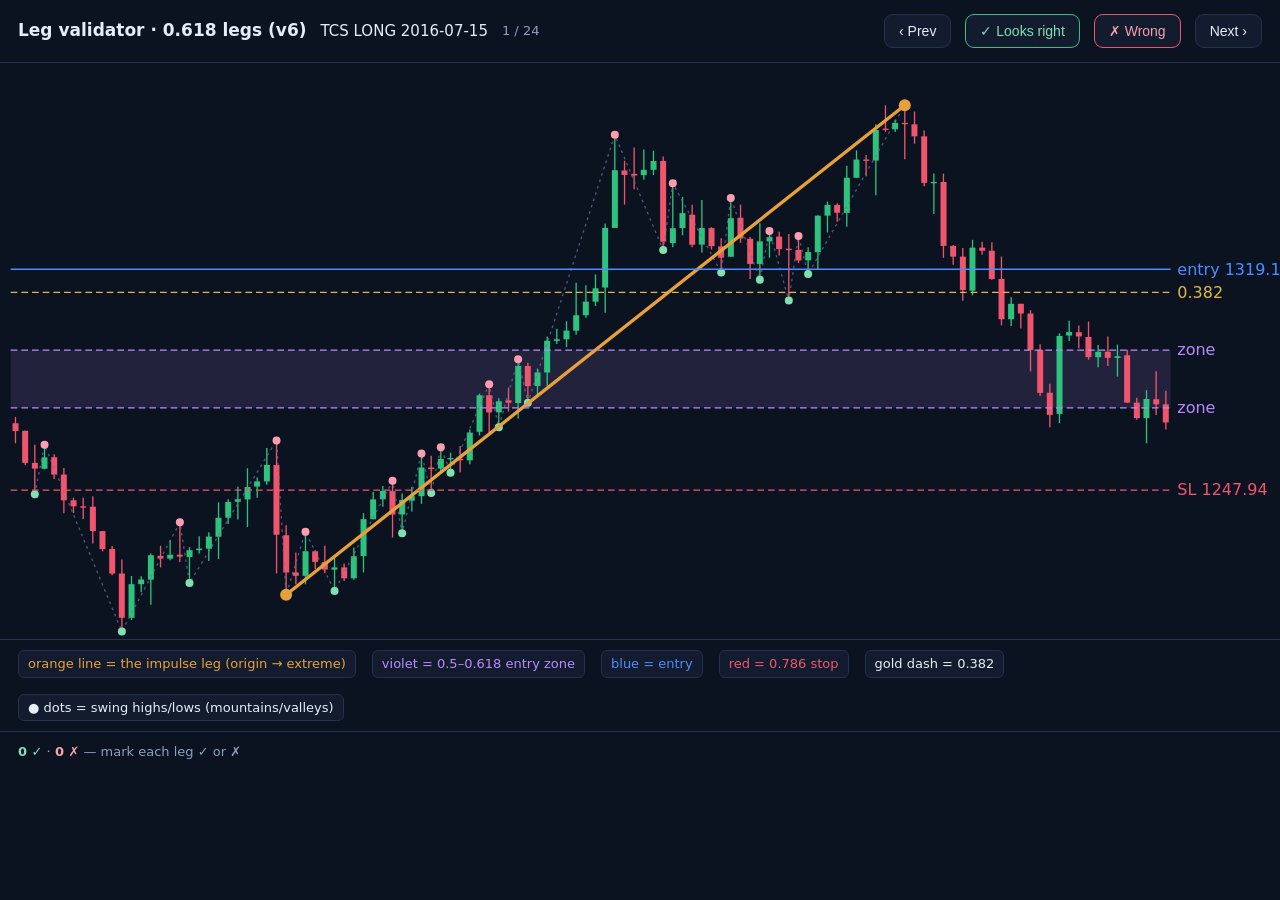
<file: docs/check.html>
<!DOCTYPE html>
<html lang="en">
<head>
<meta charset="UTF-8" />
<meta name="viewport" content="width=device-width, initial-scale=1" />
<title>Leg Validator</title>
<style>
  :root { --bg:#0b1220; --panel:#131c2e; --border:#243150; --text:#e6edf6; --muted:#8aa0c0; }
  * { box-sizing:border-box; }
  body { margin:0; background:var(--bg); color:var(--text); font:15px/1.5 system-ui,sans-serif; }
  header { padding:14px 18px; border-bottom:1px solid var(--border); display:flex; align-items:center; gap:14px; flex-wrap:wrap; }
  h1 { font-size:17px; font-weight:600; margin:0; }
  #title { font-size:15px; color:var(--text); }
  #counter { color:var(--muted); font-size:13px; }
  .btn { background:var(--panel); color:var(--text); border:1px solid var(--border); border-radius:9px;
         padding:8px 14px; cursor:pointer; font-size:14px; }
  .btn:hover { border-color:#3a4a6a; }
  .btn.ok { border-color:#2ec27e; color:#7fe0b0; }
  .btn.no { border-color:#f0556d; color:#f5a0ab; }
  .spacer { flex:1; }
  #chart { height:64vh; min-height:380px; }
  #legend { padding:10px 18px; display:flex; gap:16px; flex-wrap:wrap; font-size:13px; border-top:1px solid var(--border); }
  .lg { padding:3px 9px; border-radius:6px; background:var(--panel); border:1px solid var(--border); }
  .leg { color:#e8a13a; } .zone { color:#b98aff; } .entry { color:#4c8dff; } .sl { color:#f0556d; }
  #tally { padding:10px 18px; color:var(--muted); font-size:13px; border-top:1px solid var(--border); }
  #tally b.no { color:#f5a0ab; } #tally b.ok { color:#7fe0b0; }
</style>
</head>
<body>
  <header>
    <h1>Leg validator · 0.618 legs (v6)</h1>
    <span id="title">loading…</span>
    <span id="counter"></span>
    <span class="spacer"></span>
    <button class="btn" id="prev">‹ Prev</button>
    <button class="btn ok" id="mark-ok">✓ Looks right</button>
    <button class="btn no" id="mark-no">✗ Wrong</button>
    <button class="btn" id="next">Next ›</button>
  </header>
  <div id="chart"></div>
  <div id="legend">
    <span class="lg leg">orange line = the impulse leg (origin → extreme)</span>
    <span class="lg zone">violet = 0.5–0.618 entry zone</span>
    <span class="lg entry">blue = entry</span>
    <span class="lg sl">red = 0.786 stop</span>
    <span class="lg">gold dash = 0.382</span>
    <span class="lg">● dots = swing highs/lows (mountains/valleys)</span>
  </div>
  <div id="tally">Mark each leg ✓ or ✗. Wrong ones are listed here so you can tell me which to fix.</div>

  <script>
  const $ = (s) => document.querySelector(s);
  let DATA = [], i = 0, chart = null;
  const verdict = {};  // index -> 'ok' | 'no'

  function render() {
    const d = DATA[i];
    if (!d) return;
    $("#title").textContent = d.title;
    $("#counter").textContent = (i + 1) + " / " + DATA.length + (verdict[i] ? "  ·  " + (verdict[i] === "ok" ? "✓" : "✗") : "");
    const bars = d.bars, n = bars.length;
    const W = 960, H = 470, padT = 12, padB = 24, padL = 8, padR = 82;
    let lo = Infinity, hi = -Infinity;
    for (const b of bars) { lo = Math.min(lo, b.low); hi = Math.max(hi, b.high); }
    for (const v of [d.zoneHi, d.zoneLo, d.entry, d.sl, d.legStart.price, d.legEnd.price, d.retr382]) { lo = Math.min(lo, v); hi = Math.max(hi, v); }
    if (d.pivots) for (const p of d.pivots) { lo = Math.min(lo, p.price); hi = Math.max(hi, p.price); }
    const pad = (hi - lo) * 0.05 || 1; lo -= pad; hi += pad;
    const plotW = W - padL - padR, plotH = H - padT - padB;
    const X = (k) => padL + (k + 0.5) * plotW / n;
    const Y = (p) => padT + (hi - p) / (hi - lo) * plotH;
    const cw = Math.max(1.4, plotW / n * 0.62);
    const idx = {}; bars.forEach((b, k) => { idx[b.time] = k; });
    const f = (v) => (+v).toFixed(1);
    let s = `<svg viewBox="0 0 ${W} ${H}" preserveAspectRatio="xMidYMid meet" style="width:100%;height:auto;display:block">`;
    const zt = Math.max(d.zoneHi, d.zoneLo), zb = Math.min(d.zoneHi, d.zoneLo);
    s += `<rect x="${padL}" y="${f(Y(zt))}" width="${plotW}" height="${f(Y(zb) - Y(zt))}" fill="rgba(185,138,255,0.13)"/>`;
    for (let k = 0; k < n; k++) {
      const b = bars[k], up = b.close >= b.open, col = up ? "#2ec27e" : "#f0556d";
      s += `<line x1="${f(X(k))}" y1="${f(Y(b.high))}" x2="${f(X(k))}" y2="${f(Y(b.low))}" stroke="${col}" stroke-width="1"/>`;
      const yo = Y(b.open), yc = Y(b.close), top = Math.min(yo, yc), h = Math.max(1, Math.abs(yo - yc));
      s += `<rect x="${f(X(k) - cw / 2)}" y="${f(top)}" width="${f(cw)}" height="${f(h)}" fill="${col}"/>`;
    }
    if (d.pivots && d.pivots.length) {
      const pp = d.pivots.filter((p) => idx[p.time] != null);
      if (pp.length > 1) s += `<polyline points="${pp.map((p) => f(X(idx[p.time])) + "," + f(Y(p.price))).join(" ")}" fill="none" stroke="#66789c" stroke-width="1" stroke-dasharray="2 3" opacity="0.7"/>`;
      for (const p of pp) s += `<circle cx="${f(X(idx[p.time]))}" cy="${f(Y(p.price))}" r="3" fill="${p.kind === "high" ? "#ff9db0" : "#7fe0b0"}"/>`;
    }
    if (idx[d.legStart.time] != null && idx[d.legEnd.time] != null) {
      const xs = X(idx[d.legStart.time]), ys = Y(d.legStart.price), xe = X(idx[d.legEnd.time]), ye = Y(d.legEnd.price);
      s += `<line x1="${f(xs)}" y1="${f(ys)}" x2="${f(xe)}" y2="${f(ye)}" stroke="#e8a13a" stroke-width="2.5"/>`;
      s += `<circle cx="${f(xs)}" cy="${f(ys)}" r="4.5" fill="#e8a13a"/><circle cx="${f(xe)}" cy="${f(ye)}" r="4.5" fill="#e8a13a"/>`;
    }
    const hl = (p, col, dash, label) =>
      `<line x1="${padL}" y1="${f(Y(p))}" x2="${W - padR}" y2="${f(Y(p))}" stroke="${col}" stroke-width="1"${dash ? ' stroke-dasharray="5 3"' : ''}/>` +
      `<text x="${W - padR + 5}" y="${f(Y(p) + 4)}" fill="${col}" font-size="12">${label}</text>`;
    s += hl(d.retr382, "#e0b64d", true, "0.382");
    s += hl(d.zoneHi, "#b98aff", true, "zone");
    s += hl(d.zoneLo, "#b98aff", true, "zone");
    s += hl(d.entry, "#4c8dff", false, "entry " + d.entry);
    s += hl(d.sl, "#f0556d", true, "SL " + d.sl);
    s += `</svg>`;
    $("#chart").innerHTML = s;
  }
  function tally() {
    const wrong = DATA.map((d, k) => verdict[k] === "no" ? d.title : null).filter(Boolean);
    const ok = Object.values(verdict).filter((v) => v === "ok").length;
    $("#tally").innerHTML = `<b class="ok">${ok} ✓</b> · <b class="no">${wrong.length} ✗</b>` +
      (wrong.length ? " — wrong: " + wrong.map((w) => "<b class='no'>" + w + "</b>").join(", ") : " — mark each leg ✓ or ✗");
  }
  const go = (n) => { i = (i + n + DATA.length) % DATA.length; render(); };
  const mark = (v) => { verdict[i] = v; tally(); if (i < DATA.length - 1) go(1); else render(); };
  $("#prev").onclick = () => go(-1);
  $("#next").onclick = () => go(1);
  $("#mark-ok").onclick = () => mark("ok");
  $("#mark-no").onclick = () => mark("no");
  document.onkeydown = (e) => {
    if (e.key === "ArrowLeft") go(-1); else if (e.key === "ArrowRight") go(1);
    else if (e.key === "y") mark("ok"); else if (e.key === "n") mark("no");
  };

  DATA = [{"title": "TCS LONG  2016-07-15", "bars": [{"time": 1467357540, "open": 1269.48, "high": 1271.5, "low": 1263.0, "close": 1267.0}, {"time": 1467364740, "open": 1267.0, "high": 1267.15, "low": 1256.0, "close": 1256.68}, {"time": 1467608640, "open": 1256.68, "high": 1262.55, "low": 1246.53, "close": 1254.83}, {"time": 1467615840, "open": 1254.83, "high": 1262.5, "low": 1254.65, "close": 1258.48}, {"time": 1467623040, "open": 1258.5, "high": 1259.5, "low": 1251.5, "close": 1252.93}, {"time": 1467694140, "open": 1252.93, "high": 1255.0, "low": 1240.5, "close": 1244.65}, {"time": 1467701340, "open": 1244.63, "high": 1245.48, "low": 1240.5, "close": 1242.68}, {"time": 1467708540, "open": 1242.68, "high": 1245.48, "low": 1238.58, "close": 1242.53}, {"time": 1467866040, "open": 1242.53, "high": 1245.93, "low": 1230.7, "close": 1234.7}, {"time": 1467873240, "open": 1234.7, "high": 1234.75, "low": 1228.08, "close": 1228.88}, {"time": 1467880440, "open": 1228.93, "high": 1229.9, "low": 1220.45, "close": 1221.0}, {"time": 1467951540, "open": 1221.0, "high": 1225.53, "low": 1202.35, "close": 1206.73}, {"time": 1467958740, "open": 1206.7, "high": 1220.18, "low": 1206.0, "close": 1217.55}, {"time": 1467965940, "open": 1217.55, "high": 1220.15, "low": 1215.0, "close": 1219.05}, {"time": 1468209840, "open": 1219.05, "high": 1227.5, "low": 1210.95, "close": 1226.9}, {"time": 1468217040, "open": 1226.73, "high": 1229.93, "low": 1223.0, "close": 1225.83}, {"time": 1468224240, "open": 1225.83, "high": 1231.7, "low": 1225.3, "close": 1227.08}, {"time": 1468295340, "open": 1227.08, "high": 1237.5, "low": 1224.75, "close": 1226.48}, {"time": 1468302540, "open": 1226.33, "high": 1229.5, "low": 1217.95, "close": 1228.53}, {"time": 1468309740, "open": 1228.53, "high": 1233.0, "low": 1227.5, "close": 1229.03}, {"time": 1468316940, "open": 1229.0, "high": 1234.35, "low": 1225.03, "close": 1232.93}, {"time": 1468388040, "open": 1232.9, "high": 1243.98, "low": 1225.63, "close": 1239.0}, {"time": 1468395240, "open": 1239.0, "high": 1245.0, "low": 1237.0, "close": 1244.08}, {"time": 1468402440, "open": 1244.13, "high": 1249.0, "low": 1238.45, "close": 1244.95}, {"time": 1468473540, "open": 1244.9, "high": 1254.98, "low": 1235.95, "close": 1248.9}, {"time": 1468480740, "open": 1249.05, "high": 1252.0, "low": 1245.43, "close": 1250.73}, {"time": 1468487940, "open": 1250.73, "high": 1261.48, "low": 1249.65, "close": 1256.0}, {"time": 1468559040, "open": 1256.0, "high": 1263.93, "low": 1221.05, "close": 1233.5}, {"time": 1468566240, "open": 1233.33, "high": 1236.6, "low": 1214.15, "close": 1221.33}, {"time": 1468573440, "open": 1221.33, "high": 1227.75, "low": 1217.5, "close": 1220.25}, {"time": 1468817340, "open": 1220.25, "high": 1234.5, "low": 1217.5, "close": 1228.18}, {"time": 1468824540, "open": 1228.18, "high": 1228.55, "low": 1222.48, "close": 1224.75}, {"time": 1468831740, "open": 1224.73, "high": 1229.98, "low": 1221.1, "close": 1222.28}, {"time": 1468902840, "open": 1222.28, "high": 1226.73, "low": 1215.38, "close": 1223.0}, {"time": 1468910040, "open": 1222.98, "high": 1224.23, "low": 1218.55, "close": 1219.45}, {"time": 1468917240, "open": 1219.45, "high": 1229.43, "low": 1219.0, "close": 1226.6}, {"time": 1468988340, "open": 1226.6, "high": 1240.5, "low": 1221.35, "close": 1238.53}, {"time": 1468995540, "open": 1238.53, "high": 1247.38, "low": 1238.5, "close": 1244.93}, {"time": 1469002740, "open": 1244.95, "high": 1249.2, "low": 1242.5, "close": 1247.65}, {"time": 1469073840, "open": 1247.6, "high": 1250.9, "low": 1232.63, "close": 1240.05}, {"time": 1469081040, "open": 1240.05, "high": 1246.8, "low": 1234.03, "close": 1244.73}, {"time": 1469088240, "open": 1244.5, "high": 1249.0, "low": 1241.0, "close": 1245.95}, {"time": 1469159340, "open": 1245.95, "high": 1259.7, "low": 1243.5, "close": 1255.2}, {"time": 1469166540, "open": 1255.2, "high": 1259.0, "low": 1247.0, "close": 1254.7}, {"time": 1469173740, "open": 1254.85, "high": 1261.73, "low": 1253.5, "close": 1257.95}, {"time": 1469180940, "open": 1258.0, "high": 1260.0, "low": 1253.5, "close": 1258.25}, {"time": 1469424840, "open": 1258.03, "high": 1262.1, "low": 1253.6, "close": 1257.53}, {"time": 1469432040, "open": 1257.53, "high": 1267.5, "low": 1256.28, "close": 1266.48}, {"time": 1469439240, "open": 1266.7, "high": 1279.0, "low": 1265.55, "close": 1278.5}, {"time": 1469510340, "open": 1278.5, "high": 1282.08, "low": 1266.5, "close": 1272.95}, {"time": 1469517540, "open": 1272.98, "high": 1277.5, "low": 1268.23, "close": 1276.55}, {"time": 1469524740, "open": 1276.88, "high": 1280.95, "low": 1273.2, "close": 1276.1}, {"time": 1469595840, "open": 1276.03, "high": 1290.15, "low": 1271.0, "close": 1287.98}, {"time": 1469603040, "open": 1287.98, "high": 1289.0, "low": 1276.05, "close": 1281.45}, {"time": 1469610240, "open": 1281.45, "high": 1287.1, "low": 1278.1, "close": 1285.85}, {"time": 1469681340, "open": 1285.85, "high": 1297.48, "low": 1281.5, "close": 1296.1}, {"time": 1469688540, "open": 1296.05, "high": 1299.98, "low": 1295.08, "close": 1296.55}, {"time": 1469695740, "open": 1296.55, "high": 1302.35, "low": 1294.03, "close": 1299.35}, {"time": 1469766840, "open": 1299.33, "high": 1314.78, "low": 1298.0, "close": 1304.3}, {"time": 1469774040, "open": 1304.3, "high": 1313.98, "low": 1303.53, "close": 1308.7}, {"time": 1469781240, "open": 1308.7, "high": 1317.45, "low": 1307.28, "close": 1313.0}, {"time": 1470025140, "open": 1313.25, "high": 1333.9, "low": 1305.1, "close": 1332.48}, {"time": 1470032340, "open": 1332.48, "high": 1362.5, "low": 1332.43, "close": 1351.1}, {"time": 1470039540, "open": 1351.0, "high": 1354.13, "low": 1340.0, "close": 1349.55}, {"time": 1470110640, "open": 1349.95, "high": 1358.45, "low": 1344.93, "close": 1349.4}, {"time": 1470117840, "open": 1349.5, "high": 1357.78, "low": 1348.0, "close": 1351.23}, {"time": 1470125040, "open": 1351.23, "high": 1357.38, "low": 1349.53, "close": 1354.05}, {"time": 1470196140, "open": 1354.05, "high": 1355.48, "low": 1325.33, "close": 1328.05}, {"time": 1470203340, "open": 1327.6, "high": 1346.88, "low": 1326.25, "close": 1332.4}, {"time": 1470210540, "open": 1332.4, "high": 1342.5, "low": 1330.13, "close": 1337.23}, {"time": 1470217740, "open": 1336.75, "high": 1339.9, "low": 1326.3, "close": 1327.08}, {"time": 1470288840, "open": 1327.08, "high": 1341.48, "low": 1324.55, "close": 1332.43}, {"time": 1470296040, "open": 1332.43, "high": 1332.75, "low": 1325.5, "close": 1326.58}, {"time": 1470303240, "open": 1326.5, "high": 1329.1, "low": 1318.13, "close": 1322.9}, {"time": 1470374340, "open": 1323.2, "high": 1342.15, "low": 1323.2, "close": 1335.63}, {"time": 1470381540, "open": 1335.73, "high": 1340.0, "low": 1327.65, "close": 1329.05}, {"time": 1470388740, "open": 1328.95, "high": 1329.55, "low": 1316.0, "close": 1320.85}, {"time": 1470632640, "open": 1320.85, "high": 1333.98, "low": 1315.73, "close": 1328.13}, {"time": 1470639840, "open": 1328.13, "high": 1331.48, "low": 1322.9, "close": 1329.5}, {"time": 1470647040, "open": 1329.68, "high": 1331.23, "low": 1323.58, "close": 1325.63}, {"time": 1470718140, "open": 1325.78, "high": 1330.48, "low": 1309.1, "close": 1325.5}, {"time": 1470725340, "open": 1325.4, "high": 1329.9, "low": 1321.13, "close": 1322.0}, {"time": 1470732540, "open": 1322.0, "high": 1326.3, "low": 1317.65, "close": 1324.68}, {"time": 1470803640, "open": 1324.68, "high": 1336.55, "low": 1319.18, "close": 1336.45}, {"time": 1470810840, "open": 1336.43, "high": 1341.0, "low": 1331.0, "close": 1339.88}, {"time": 1470818040, "open": 1339.88, "high": 1340.48, "low": 1334.48, "close": 1337.4}, {"time": 1470889140, "open": 1337.35, "high": 1352.5, "low": 1332.8, "close": 1348.65}, {"time": 1470896340, "open": 1348.65, "high": 1357.5, "low": 1348.6, "close": 1354.53}, {"time": 1470903540, "open": 1354.53, "high": 1356.0, "low": 1349.18, "close": 1354.18}, {"time": 1470974640, "open": 1354.18, "high": 1365.93, "low": 1343.03, "close": 1364.08}, {"time": 1470981840, "open": 1364.5, "high": 1372.0, "low": 1363.5, "close": 1364.4}, {"time": 1470989040, "open": 1364.3, "high": 1367.5, "low": 1363.45, "close": 1366.35}, {"time": 1471319340, "open": 1366.35, "high": 1372.03, "low": 1354.68, "close": 1365.98}, {"time": 1471326540, "open": 1365.88, "high": 1370.0, "low": 1359.65, "close": 1362.0}, {"time": 1471333740, "open": 1362.03, "high": 1363.9, "low": 1345.9, "close": 1347.0}, {"time": 1471340940, "open": 1346.98, "high": 1350.03, "low": 1336.93, "close": 1347.3}, {"time": 1471412040, "open": 1347.3, "high": 1350.0, "low": 1322.83, "close": 1326.65}, {"time": 1471419240, "open": 1326.65, "high": 1326.95, "low": 1320.55, "close": 1323.23}, {"time": 1471426440, "open": 1323.23, "high": 1325.98, "low": 1309.0, "close": 1312.45}, {"time": 1471497540, "open": 1312.23, "high": 1328.65, "low": 1310.73, "close": 1326.1}, {"time": 1471504740, "open": 1326.1, "high": 1328.05, "low": 1323.83, "close": 1325.13}, {"time": 1471511940, "open": 1325.13, "high": 1327.88, "low": 1315.75, "close": 1316.0}, {"time": 1471583040, "open": 1316.0, "high": 1323.23, "low": 1301.03, "close": 1303.0}, {"time": 1471590240, "open": 1303.03, "high": 1310.15, "low": 1300.85, "close": 1308.0}, {"time": 1471597440, "open": 1308.0, "high": 1308.03, "low": 1300.0, "close": 1304.85}, {"time": 1471841340, "open": 1304.85, "high": 1305.95, "low": 1286.18, "close": 1293.13}, {"time": 1471848540, "open": 1293.13, "high": 1294.98, "low": 1278.28, "close": 1279.3}, {"time": 1471855740, "open": 1279.3, "high": 1282.23, "low": 1268.18, "close": 1272.15}, {"time": 1471926840, "open": 1272.48, "high": 1298.5, "low": 1269.55, "close": 1297.65}, {"time": 1471934040, "open": 1297.8, "high": 1302.48, "low": 1296.0, "close": 1298.9}, {"time": 1471941240, "open": 1298.83, "high": 1301.0, "low": 1293.7, "close": 1297.45}, {"time": 1472012340, "open": 1297.28, "high": 1302.28, "low": 1290.0, "close": 1290.78}, {"time": 1472019540, "open": 1290.75, "high": 1294.7, "low": 1287.55, "close": 1292.53}, {"time": 1472026740, "open": 1292.53, "high": 1297.48, "low": 1287.93, "close": 1290.6}, {"time": 1472097840, "open": 1290.55, "high": 1294.85, "low": 1284.53, "close": 1291.1}, {"time": 1472105040, "open": 1291.4, "high": 1293.23, "low": 1276.0, "close": 1276.13}, {"time": 1472112240, "open": 1276.13, "high": 1277.73, "low": 1270.58, "close": 1271.15}, {"time": 1472183340, "open": 1271.15, "high": 1280.13, "low": 1263.0, "close": 1277.28}, {"time": 1472190540, "open": 1277.23, "high": 1286.28, "low": 1272.15, "close": 1275.58}, {"time": 1472197740, "open": 1275.58, "high": 1279.95, "low": 1267.48, "close": 1269.75}], "pivots": [{"time": 1467608640, "price": 1246.53, "kind": "low"}, {"time": 1467615840, "price": 1262.5, "kind": "high"}, {"time": 1467951540, "price": 1202.35, "kind": "low"}, {"time": 1468295340, "price": 1237.5, "kind": "high"}, {"time": 1468302540, "price": 1217.95, "kind": "low"}, {"time": 1468559040, "price": 1263.93, "kind": "high"}, {"time": 1468566240, "price": 1214.15, "kind": "low"}, {"time": 1468817340, "price": 1234.5, "kind": "high"}, {"time": 1468902840, "price": 1215.38, "kind": "low"}, {"time": 1469073840, "price": 1250.9, "kind": "high"}, {"time": 1469081040, "price": 1234.03, "kind": "low"}, {"time": 1469159340, "price": 1259.7, "kind": "high"}, {"time": 1469166540, "price": 1247.0, "kind": "low"}, {"time": 1469173740, "price": 1261.73, "kind": "high"}, {"time": 1469180940, "price": 1253.5, "kind": "low"}, {"time": 1469510340, "price": 1282.08, "kind": "high"}, {"time": 1469517540, "price": 1268.23, "kind": "low"}, {"time": 1469595840, "price": 1290.15, "kind": "high"}, {"time": 1469603040, "price": 1276.05, "kind": "low"}, {"time": 1470032340, "price": 1362.5, "kind": "high"}, {"time": 1470196140, "price": 1325.33, "kind": "low"}, {"time": 1470203340, "price": 1346.88, "kind": "high"}, {"time": 1470303240, "price": 1318.13, "kind": "low"}, {"time": 1470374340, "price": 1342.15, "kind": "high"}, {"time": 1470632640, "price": 1315.73, "kind": "low"}, {"time": 1470639840, "price": 1331.48, "kind": "high"}, {"time": 1470718140, "price": 1309.1, "kind": "low"}, {"time": 1470725340, "price": 1329.9, "kind": "high"}, {"time": 1470732540, "price": 1317.65, "kind": "low"}, {"time": 1471319340, "price": 1372.03, "kind": "high"}], "legStart": {"time": 1468566240, "price": 1214.15}, "legEnd": {"time": 1471319340, "price": 1372.03}, "retr382": 1311.72, "zoneHi": 1293.09, "zoneLo": 1274.46, "prevHigh": 1263.93, "prevLow": 1217.95, "sl": 1247.94, "entry": 1319.14, "side": "long"}, {"title": "TCS SHORT  2019-09-03", "bars": [{"time": 1566283980, "open": 2190.45, "high": 2196.25, "low": 2173.5, "close": 2177.75}, {"time": 1566291180, "open": 2177.9, "high": 2205.0, "low": 2174.0, "close": 2202.85}, {"time": 1566362280, "open": 2202.85, "high": 2204.95, "low": 2182.0, "close": 2190.75}, {"time": 1566369480, "open": 2190.75, "high": 2201.5, "low": 2190.0, "close": 2193.0}, {"time": 1566376680, "open": 2193.0, "high": 2202.0, "low": 2192.45, "close": 2196.8}, {"time": 1566447780, "open": 2196.8, "high": 2198.0, "low": 2170.4, "close": 2188.35}, {"time": 1566454980, "open": 2188.35, "high": 2209.5, "low": 2187.25, "close": 2207.0}, {"time": 1566462180, "open": 2206.95, "high": 2229.8, "low": 2206.6, "close": 2228.55}, {"time": 1566533280, "open": 2228.55, "high": 2241.25, "low": 2205.1, "close": 2240.0}, {"time": 1566540480, "open": 2240.0, "high": 2259.8, "low": 2238.75, "close": 2247.85}, {"time": 1566547680, "open": 2247.8, "high": 2251.0, "low": 2237.55, "close": 2245.2}, {"time": 1566791580, "open": 2245.1, "high": 2254.9, "low": 2225.5, "close": 2228.75}, {"time": 1566798780, "open": 2228.75, "high": 2248.0, "low": 2228.35, "close": 2239.15}, {"time": 1566805980, "open": 2239.05, "high": 2272.5, "low": 2238.95, "close": 2271.5}, {"time": 1566813180, "open": 2271.75, "high": 2282.0, "low": 2268.0, "close": 2276.0}, {"time": 1566884280, "open": 2276.1, "high": 2278.0, "low": 2240.25, "close": 2249.1}, {"time": 1566891480, "open": 2249.0, "high": 2255.0, "low": 2233.0, "close": 2241.1}, {"time": 1566898680, "open": 2241.35, "high": 2244.1, "low": 2229.1, "close": 2233.4}, {"time": 1566969780, "open": 2233.35, "high": 2252.15, "low": 2230.0, "close": 2230.65}, {"time": 1566976980, "open": 2230.95, "high": 2233.75, "low": 2220.0, "close": 2222.65}, {"time": 1566984180, "open": 2222.65, "high": 2238.0, "low": 2216.05, "close": 2237.35}, {"time": 1567055280, "open": 2237.2, "high": 2245.35, "low": 2222.2, "close": 2230.65}, {"time": 1567062480, "open": 2230.5, "high": 2244.45, "low": 2225.2, "close": 2240.65}, {"time": 1567069680, "open": 2240.65, "high": 2248.2, "low": 2226.9, "close": 2238.85}, {"time": 1567140780, "open": 2239.35, "high": 2243.7, "low": 2218.0, "close": 2231.45}, {"time": 1567147980, "open": 2231.5, "high": 2248.0, "low": 2231.25, "close": 2238.0}, {"time": 1567155180, "open": 2238.4, "high": 2245.8, "low": 2231.9, "close": 2242.9}, {"time": 1567485480, "open": 2242.9, "high": 2294.85, "low": 2236.6, "close": 2288.05}, {"time": 1567492680, "open": 2288.0, "high": 2296.0, "low": 2278.25, "close": 2280.2}, {"time": 1567499880, "open": 2280.6, "high": 2282.45, "low": 2271.1, "close": 2277.3}, {"time": 1567570980, "open": 2277.3, "high": 2284.9, "low": 2237.0, "close": 2258.1}, {"time": 1567578180, "open": 2258.05, "high": 2258.1, "low": 2242.6, "close": 2253.6}, {"time": 1567585380, "open": 2253.8, "high": 2256.65, "low": 2233.0, "close": 2237.9}, {"time": 1567656480, "open": 2237.7, "high": 2253.4, "low": 2235.5, "close": 2245.65}, {"time": 1567663680, "open": 2246.0, "high": 2249.35, "low": 2235.0, "close": 2239.0}, {"time": 1567670880, "open": 2239.0, "high": 2240.9, "low": 2214.1, "close": 2214.2}, {"time": 1567741980, "open": 2214.2, "high": 2233.05, "low": 2207.35, "close": 2223.95}, {"time": 1567749180, "open": 2223.7, "high": 2226.9, "low": 2192.6, "close": 2201.3}, {"time": 1567756380, "open": 2201.25, "high": 2210.75, "low": 2196.2, "close": 2205.05}, {"time": 1567763580, "open": 2204.65, "high": 2205.6, "low": 2193.35, "close": 2199.2}, {"time": 1568007480, "open": 2199.15, "high": 2202.85, "low": 2181.7, "close": 2188.25}, {"time": 1568014680, "open": 2188.25, "high": 2194.35, "low": 2186.1, "close": 2192.55}, {"time": 1568021880, "open": 2192.6, "high": 2193.2, "low": 2180.0, "close": 2184.35}, {"time": 1568179380, "open": 2184.35, "high": 2195.0, "low": 2160.1, "close": 2162.1}, {"time": 1568186580, "open": 2162.15, "high": 2169.0, "low": 2149.7, "close": 2151.55}, {"time": 1568193780, "open": 2151.55, "high": 2157.0, "low": 2147.0, "close": 2157.0}, {"time": 1568264880, "open": 2157.0, "high": 2164.9, "low": 2140.1, "close": 2141.3}, {"time": 1568272080, "open": 2141.25, "high": 2141.65, "low": 2121.65, "close": 2126.35}, {"time": 1568279280, "open": 2126.35, "high": 2132.15, "low": 2120.35, "close": 2132.15}, {"time": 1568350380, "open": 2132.2, "high": 2157.95, "low": 2127.8, "close": 2140.0}, {"time": 1568357580, "open": 2140.0, "high": 2140.0, "low": 2120.4, "close": 2127.15}, {"time": 1568364780, "open": 2127.2, "high": 2139.0, "low": 2115.55, "close": 2137.05}, {"time": 1568608680, "open": 2137.05, "high": 2173.4, "low": 2130.65, "close": 2160.05}, {"time": 1568615880, "open": 2160.05, "high": 2162.9, "low": 2144.05, "close": 2148.3}, {"time": 1568623080, "open": 2148.3, "high": 2149.55, "low": 2126.4, "close": 2145.9}, {"time": 1568694180, "open": 2145.95, "high": 2156.55, "low": 2131.65, "close": 2134.95}, {"time": 1568701380, "open": 2134.95, "high": 2138.0, "low": 2121.6, "close": 2122.0}, {"time": 1568708580, "open": 2121.8, "high": 2128.0, "low": 2115.35, "close": 2116.1}, {"time": 1568779680, "open": 2116.2, "high": 2142.3, "low": 2105.75, "close": 2136.35}, {"time": 1568786880, "open": 2135.9, "high": 2141.05, "low": 2121.9, "close": 2136.8}, {"time": 1568794080, "open": 2136.85, "high": 2141.75, "low": 2130.35, "close": 2135.0}, {"time": 1568865240, "open": 2135.0, "high": 2142.9, "low": 2113.6, "close": 2116.95}, {"time": 1568872440, "open": 2116.95, "high": 2118.6, "low": 2091.1, "close": 2100.0}, {"time": 1568879640, "open": 2100.0, "high": 2103.0, "low": 2093.0, "close": 2100.05}, {"time": 1568886840, "open": 2100.05, "high": 2108.5, "low": 2096.0, "close": 2097.1}, {"time": 1568957940, "open": 2097.15, "high": 2129.4, "low": 2085.1, "close": 2124.05}, {"time": 1568965140, "open": 2125.0, "high": 2125.0, "low": 2067.2, "close": 2082.0}, {"time": 1568972340, "open": 2082.45, "high": 2083.9, "low": 2068.4, "close": 2069.05}, {"time": 1569216240, "open": 2068.65, "high": 2099.0, "low": 1975.0, "close": 2015.05}, {"time": 1569223440, "open": 2015.0, "high": 2016.0, "low": 1995.0, "close": 2011.4}, {"time": 1569230640, "open": 2011.75, "high": 2022.35, "low": 2008.8, "close": 2020.55}, {"time": 1569302580, "open": 2021.0, "high": 2057.0, "low": 2010.1, "close": 2050.6}, {"time": 1569309780, "open": 2050.6, "high": 2060.5, "low": 2041.6, "close": 2045.4}, {"time": 1569316980, "open": 2045.3, "high": 2052.5, "low": 2035.2, "close": 2046.15}, {"time": 1569388080, "open": 2046.15, "high": 2076.4, "low": 2041.0, "close": 2067.45}, {"time": 1569395280, "open": 2067.45, "high": 2087.9, "low": 2063.6, "close": 2083.95}, {"time": 1569402480, "open": 2083.95, "high": 2092.0, "low": 2080.0, "close": 2090.75}, {"time": 1569473580, "open": 2090.75, "high": 2107.0, "low": 2063.0, "close": 2072.75}, {"time": 1569480780, "open": 2072.15, "high": 2084.95, "low": 2066.9, "close": 2084.35}, {"time": 1569487980, "open": 2084.35, "high": 2088.0, "low": 2072.6, "close": 2080.45}, {"time": 1569559080, "open": 2080.15, "high": 2092.1, "low": 2059.35, "close": 2064.25}, {"time": 1569566280, "open": 2064.25, "high": 2074.5, "low": 2062.0, "close": 2064.2}, {"time": 1569573480, "open": 2064.35, "high": 2069.8, "low": 2060.05, "close": 2060.9}, {"time": 1569817380, "open": 2060.9, "high": 2088.5, "low": 2051.4, "close": 2076.4}, {"time": 1569824580, "open": 2076.4, "high": 2087.1, "low": 2075.1, "close": 2085.0}, {"time": 1569831780, "open": 2085.0, "high": 2100.0, "low": 2084.0, "close": 2098.65}, {"time": 1569902880, "open": 2098.65, "high": 2103.6, "low": 2071.55, "close": 2075.65}, {"time": 1569910080, "open": 2075.55, "high": 2076.0, "low": 2053.95, "close": 2055.5}, {"time": 1569917280, "open": 2055.5, "high": 2062.0, "low": 2042.3, "close": 2045.2}, {"time": 1570074780, "open": 2045.2, "high": 2075.05, "low": 2039.7, "close": 2071.75}, {"time": 1570081980, "open": 2072.0, "high": 2081.15, "low": 2061.3, "close": 2070.75}, {"time": 1570089180, "open": 2070.8, "high": 2076.5, "low": 2052.35, "close": 2066.65}, {"time": 1570096380, "open": 2066.65, "high": 2072.0, "low": 2051.4, "close": 2056.0}, {"time": 1570167480, "open": 2056.05, "high": 2087.8, "low": 2052.0, "close": 2083.25}, {"time": 1570174680, "open": 2083.25, "high": 2085.9, "low": 2071.95, "close": 2081.0}, {"time": 1570181880, "open": 2081.0, "high": 2086.65, "low": 2076.05, "close": 2080.0}, {"time": 1570425780, "open": 2079.65, "high": 2094.3, "low": 2051.0, "close": 2067.5}, {"time": 1570432980, "open": 2067.3, "high": 2074.4, "low": 2052.7, "close": 2068.35}, {"time": 1570440180, "open": 2068.35, "high": 2070.6, "low": 2057.75, "close": 2059.45}, {"time": 1570597680, "open": 2059.4, "high": 2061.0, "low": 2015.5, "close": 2022.7}, {"time": 1570604880, "open": 2022.7, "high": 2032.85, "low": 2021.5, "close": 2023.05}, {"time": 1570612080, "open": 2023.05, "high": 2037.05, "low": 2020.25, "close": 2030.0}, {"time": 1570683180, "open": 2030.0, "high": 2038.95, "low": 2008.05, "close": 2013.65}, {"time": 1570690380, "open": 2013.55, "high": 2024.7, "low": 2009.2, "close": 2017.1}, {"time": 1570697580, "open": 2017.6, "high": 2017.6, "low": 1998.0, "close": 2011.55}, {"time": 1570768680, "open": 2012.05, "high": 2020.0, "low": 1929.3, "close": 1950.3}, {"time": 1570775880, "open": 1950.5, "high": 1981.8, "low": 1948.05, "close": 1980.75}, {"time": 1570783080, "open": 1980.75, "high": 1994.6, "low": 1974.3, "close": 1985.0}, {"time": 1571026980, "open": 1985.0, "high": 1999.0, "low": 1968.25, "close": 1992.5}, {"time": 1571034180, "open": 1992.5, "high": 2027.0, "low": 1991.65, "close": 2023.5}, {"time": 1571041380, "open": 2023.7, "high": 2032.5, "low": 2016.65, "close": 2023.45}, {"time": 1571112480, "open": 2023.6, "high": 2044.85, "low": 2020.0, "close": 2037.7}, {"time": 1571119680, "open": 2038.0, "high": 2046.9, "low": 2035.0, "close": 2041.95}, {"time": 1571126880, "open": 2041.6, "high": 2042.0, "low": 2036.35, "close": 2036.4}, {"time": 1571197980, "open": 2036.2, "high": 2050.0, "low": 2035.0, "close": 2045.25}, {"time": 1571205180, "open": 2045.25, "high": 2045.3, "low": 2016.0, "close": 2025.55}, {"time": 1571212380, "open": 2025.6, "high": 2027.35, "low": 2020.3, "close": 2024.2}, {"time": 1571219580, "open": 2024.3, "high": 2051.85, "low": 2018.1, "close": 2050.55}, {"time": 1571290680, "open": 2050.5, "high": 2056.0, "low": 2000.0, "close": 2010.9}, {"time": 1571297880, "open": 2010.6, "high": 2024.9, "low": 2004.25, "close": 2022.5}, {"time": 1571305080, "open": 2023.0, "high": 2038.0, "low": 2020.4, "close": 2031.5}, {"time": 1571376180, "open": 2031.7, "high": 2046.0, "low": 2025.0, "close": 2046.0}, {"time": 1571383380, "open": 2045.95, "high": 2058.0, "low": 2042.3, "close": 2044.4}, {"time": 1571390580, "open": 2044.9, "high": 2046.6, "low": 2041.1, "close": 2045.1}, {"time": 1571720880, "open": 2045.05, "high": 2109.95, "low": 2044.0, "close": 2074.95}, {"time": 1571728080, "open": 2074.95, "high": 2076.0, "low": 2052.05, "close": 2053.75}, {"time": 1571735280, "open": 2053.75, "high": 2055.4, "low": 2042.1, "close": 2047.05}, {"time": 1571806380, "open": 2047.05, "high": 2079.05, "low": 2040.45, "close": 2066.0}, {"time": 1571813580, "open": 2065.9, "high": 2069.95, "low": 2052.55, "close": 2065.65}, {"time": 1571820780, "open": 2065.65, "high": 2083.85, "low": 2063.6, "close": 2071.4}, {"time": 1571891880, "open": 2071.4, "high": 2098.85, "low": 2061.35, "close": 2069.75}, {"time": 1571899080, "open": 2069.4, "high": 2074.0, "low": 2061.45, "close": 2069.0}, {"time": 1571906280, "open": 2069.0, "high": 2079.0, "low": 2065.0, "close": 2072.0}], "pivots": [{"time": 1566291180, "price": 2205.0, "kind": "high"}, {"time": 1566362280, "price": 2182.0, "kind": "low"}, {"time": 1566376680, "price": 2202.0, "kind": "high"}, {"time": 1566447780, "price": 2170.4, "kind": "low"}, {"time": 1566540480, "price": 2259.8, "kind": "high"}, {"time": 1566791580, "price": 2225.5, "kind": "low"}, {"time": 1566813180, "price": 2282.0, "kind": "high"}, {"time": 1566898680, "price": 2229.1, "kind": "low"}, {"time": 1566969780, "price": 2252.15, "kind": "high"}, {"time": 1566984180, "price": 2216.05, "kind": "low"}, {"time": 1567055280, "price": 2245.35, "kind": "high"}, {"time": 1567062480, "price": 2225.2, "kind": "low"}, {"time": 1567069680, "price": 2248.2, "kind": "high"}, {"time": 1567140780, "price": 2218.0, "kind": "low"}, {"time": 1567147980, "price": 2248.0, "kind": "high"}, {"time": 1567155180, "price": 2231.9, "kind": "low"}, {"time": 1567492680, "price": 2296.0, "kind": "high"}, {"time": 1569216240, "price": 1975.0, "kind": "low"}, {"time": 1569473580, "price": 2107.0, "kind": "high"}, {"time": 1569817380, "price": 2051.4, "kind": "low"}, {"time": 1569902880, "price": 2103.6, "kind": "high"}, {"time": 1570074780, "price": 2039.7, "kind": "low"}, {"time": 1570081980, "price": 2081.15, "kind": "high"}, {"time": 1570096380, "price": 2051.4, "kind": "low"}, {"time": 1570167480, "price": 2087.8, "kind": "high"}, {"time": 1570174680, "price": 2071.95, "kind": "low"}, {"time": 1570425780, "price": 2094.3, "kind": "high"}, {"time": 1570432980, "price": 2052.7, "kind": "low"}, {"time": 1570440180, "price": 2070.6, "kind": "high"}, {"time": 1570597680, "price": 2015.5, "kind": "low"}, {"time": 1570683180, "price": 2038.95, "kind": "high"}, {"time": 1570768680, "price": 1929.3, "kind": "low"}, {"time": 1571290680, "price": 2056.0, "kind": "high"}, {"time": 1571297880, "price": 2004.25, "kind": "low"}, {"time": 1571720880, "price": 2109.95, "kind": "high"}, {"time": 1571806380, "price": 2040.45, "kind": "low"}, {"time": 1571891880, "price": 2098.85, "kind": "high"}, {"time": 1571899080, "price": 2061.45, "kind": "low"}], "legStart": {"time": 1567492680, "price": 2296.0}, "legEnd": {"time": 1570768680, "price": 1929.3}, "retr382": 2069.38, "zoneHi": 2112.65, "zoneLo": 2155.92, "prevHigh": 2248.0, "prevLow": 2231.9, "sl": 2217.53, "entry": 2069.55, "side": "short"}, {"title": "TCS SHORT  2021-04-09", "bars": [{"time": 1616651700, "open": 3119.9, "high": 3130.5, "low": 3071.0, "close": 3096.6}, {"time": 1616658900, "open": 3096.9, "high": 3110.0, "low": 3081.0, "close": 3091.95}, {"time": 1616666100, "open": 3092.0, "high": 3104.95, "low": 3050.0, "close": 3072.95}, {"time": 1616737200, "open": 3073.5, "high": 3092.2, "low": 3043.95, "close": 3060.45}, {"time": 1616744400, "open": 3058.0, "high": 3117.85, "low": 3052.2, "close": 3107.0}, {"time": 1616751600, "open": 3107.05, "high": 3116.9, "low": 3055.0, "close": 3066.15}, {"time": 1617081900, "open": 3066.2, "high": 3149.5, "low": 3060.15, "close": 3144.95}, {"time": 1617089100, "open": 3144.95, "high": 3149.7, "low": 3125.5, "close": 3142.15}, {"time": 1617096300, "open": 3142.15, "high": 3188.45, "low": 3140.0, "close": 3183.5}, {"time": 1617167400, "open": 3184.65, "high": 3186.2, "low": 3132.1, "close": 3164.0}, {"time": 1617174600, "open": 3164.1, "high": 3199.0, "low": 3162.1, "close": 3181.0}, {"time": 1617181800, "open": 3181.7, "high": 3205.0, "low": 3178.85, "close": 3186.9}, {"time": 1617252900, "open": 3186.85, "high": 3215.0, "low": 3166.0, "close": 3187.2}, {"time": 1617260100, "open": 3186.15, "high": 3188.7, "low": 3156.1, "close": 3159.15}, {"time": 1617267300, "open": 3159.15, "high": 3179.0, "low": 3145.0, "close": 3163.95}, {"time": 1617597600, "open": 3164.1, "high": 3215.0, "low": 3151.15, "close": 3186.65}, {"time": 1617604800, "open": 3186.1, "high": 3203.15, "low": 3170.0, "close": 3199.0}, {"time": 1617612000, "open": 3199.0, "high": 3239.5, "low": 3192.15, "close": 3236.05}, {"time": 1617683100, "open": 3236.65, "high": 3275.0, "low": 3230.0, "close": 3254.5}, {"time": 1617690300, "open": 3254.4, "high": 3263.4, "low": 3242.2, "close": 3251.3}, {"time": 1617697500, "open": 3252.0, "high": 3255.4, "low": 3233.4, "close": 3245.6}, {"time": 1617768600, "open": 3245.45, "high": 3270.0, "low": 3238.15, "close": 3245.0}, {"time": 1617775800, "open": 3244.2, "high": 3253.6, "low": 3234.85, "close": 3249.7}, {"time": 1617783000, "open": 3250.25, "high": 3273.95, "low": 3244.0, "close": 3253.0}, {"time": 1617854100, "open": 3253.0, "high": 3303.0, "low": 3247.0, "close": 3298.05}, {"time": 1617861300, "open": 3297.0, "high": 3335.0, "low": 3292.0, "close": 3316.95}, {"time": 1617868500, "open": 3316.3, "high": 3329.0, "low": 3312.65, "close": 3318.0}, {"time": 1617875700, "open": 3317.95, "high": 3325.0, "low": 3296.4, "close": 3314.1}, {"time": 1617946800, "open": 3314.15, "high": 3354.0, "low": 3308.5, "close": 3326.05}, {"time": 1617954000, "open": 3326.0, "high": 3341.0, "low": 3319.05, "close": 3333.45}, {"time": 1617961200, "open": 3333.7, "high": 3344.9, "low": 3316.0, "close": 3319.65}, {"time": 1618205100, "open": 3318.5, "high": 3337.85, "low": 3240.35, "close": 3271.35}, {"time": 1618212300, "open": 3271.4, "high": 3295.8, "low": 3253.8, "close": 3266.35}, {"time": 1618219500, "open": 3267.0, "high": 3290.9, "low": 3259.5, "close": 3264.25}, {"time": 1618290600, "open": 3264.95, "high": 3269.2, "low": 3100.0, "close": 3135.2}, {"time": 1618297800, "open": 3133.8, "high": 3136.0, "low": 3083.1, "close": 3092.45}, {"time": 1618305000, "open": 3092.45, "high": 3098.0, "low": 3073.05, "close": 3092.85}, {"time": 1618462500, "open": 3092.85, "high": 3165.15, "low": 3080.0, "close": 3147.8}, {"time": 1618469700, "open": 3147.8, "high": 3172.0, "low": 3146.0, "close": 3161.8}, {"time": 1618476900, "open": 3161.8, "high": 3190.45, "low": 3153.9, "close": 3182.95}, {"time": 1618548000, "open": 3183.0, "high": 3245.0, "low": 3182.4, "close": 3208.35}, {"time": 1618555200, "open": 3209.8, "high": 3223.85, "low": 3190.4, "close": 3195.3}, {"time": 1618562400, "open": 3195.85, "high": 3205.4, "low": 3189.0, "close": 3200.0}, {"time": 1618806300, "open": 3199.9, "high": 3204.9, "low": 3135.2, "close": 3143.9}, {"time": 1618813500, "open": 3145.0, "high": 3182.0, "low": 3143.0, "close": 3157.15}, {"time": 1618820700, "open": 3156.9, "high": 3189.0, "low": 3148.1, "close": 3175.05}, {"time": 1618891800, "open": 3175.1, "high": 3225.0, "low": 3145.1, "close": 3148.0}, {"time": 1618899000, "open": 3148.8, "high": 3158.9, "low": 3126.5, "close": 3136.0}, {"time": 1618906200, "open": 3136.0, "high": 3151.45, "low": 3132.0, "close": 3150.0}, {"time": 1619063700, "open": 3150.0, "high": 3157.0, "low": 3105.75, "close": 3116.85}, {"time": 1619070900, "open": 3116.8, "high": 3138.25, "low": 3110.05, "close": 3125.85}, {"time": 1619078100, "open": 3125.75, "high": 3130.0, "low": 3120.0, "close": 3122.7}, {"time": 1619085300, "open": 3120.0, "high": 3128.3, "low": 3111.5, "close": 3118.1}, {"time": 1619156400, "open": 3119.0, "high": 3124.9, "low": 3092.0, "close": 3111.25}, {"time": 1619163600, "open": 3111.25, "high": 3119.0, "low": 3100.0, "close": 3110.1}, {"time": 1619170800, "open": 3110.1, "high": 3114.0, "low": 3095.0, "close": 3110.25}, {"time": 1619414700, "open": 3110.0, "high": 3152.4, "low": 3097.15, "close": 3135.8}, {"time": 1619421900, "open": 3135.8, "high": 3144.9, "low": 3110.0, "close": 3113.65}, {"time": 1619429100, "open": 3113.7, "high": 3131.7, "low": 3088.4, "close": 3095.85}, {"time": 1619500200, "open": 3095.85, "high": 3133.25, "low": 3092.8, "close": 3115.65}, {"time": 1619507400, "open": 3115.65, "high": 3121.0, "low": 3111.9, "close": 3116.7}, {"time": 1619514600, "open": 3116.7, "high": 3129.0, "low": 3108.0, "close": 3126.25}, {"time": 1619585700, "open": 3126.55, "high": 3150.85, "low": 3116.0, "close": 3122.0}, {"time": 1619592900, "open": 3122.0, "high": 3129.85, "low": 3112.0, "close": 3120.0}, {"time": 1619600100, "open": 3120.05, "high": 3126.65, "low": 3115.05, "close": 3124.95}, {"time": 1619671200, "open": 3124.95, "high": 3157.3, "low": 3118.45, "close": 3146.6}, {"time": 1619678400, "open": 3146.6, "high": 3149.0, "low": 3121.0, "close": 3122.15}, {"time": 1619685600, "open": 3122.9, "high": 3128.45, "low": 3117.0, "close": 3125.0}, {"time": 1619756700, "open": 3125.5, "high": 3132.05, "low": 3092.95, "close": 3114.5}, {"time": 1619763900, "open": 3114.5, "high": 3123.0, "low": 3097.2, "close": 3108.8}, {"time": 1619771100, "open": 3107.55, "high": 3108.45, "low": 3085.1, "close": 3096.55}, {"time": 1620015000, "open": 3096.55, "high": 3097.8, "low": 3005.0, "close": 3027.0}, {"time": 1620022200, "open": 3027.95, "high": 3050.0, "low": 3022.85, "close": 3042.05}, {"time": 1620029400, "open": 3042.1, "high": 3054.75, "low": 3035.0, "close": 3045.05}, {"time": 1620100500, "open": 3045.05, "high": 3065.0, "low": 3030.15, "close": 3060.0}, {"time": 1620107700, "open": 3060.0, "high": 3066.9, "low": 3039.2, "close": 3053.8}, {"time": 1620114900, "open": 3053.6, "high": 3090.0, "low": 3052.35, "close": 3071.0}, {"time": 1620122100, "open": 3070.85, "high": 3079.95, "low": 3035.0, "close": 3052.6}, {"time": 1620193200, "open": 3053.6, "high": 3083.0, "low": 3045.2, "close": 3077.8}, {"time": 1620200400, "open": 3077.75, "high": 3098.0, "low": 3070.05, "close": 3090.1}, {"time": 1620207600, "open": 3090.1, "high": 3098.45, "low": 3083.8, "close": 3093.6}, {"time": 1620278700, "open": 3093.05, "high": 3111.3, "low": 3074.05, "close": 3102.7}, {"time": 1620285900, "open": 3102.95, "high": 3120.0, "low": 3098.0, "close": 3117.4}, {"time": 1620293100, "open": 3118.45, "high": 3133.8, "low": 3105.5, "close": 3105.7}, {"time": 1620364200, "open": 3106.75, "high": 3159.85, "low": 3100.05, "close": 3152.85}, {"time": 1620371400, "open": 3152.85, "high": 3155.0, "low": 3111.8, "close": 3120.6}, {"time": 1620378600, "open": 3120.6, "high": 3135.0, "low": 3115.35, "close": 3132.15}, {"time": 1620622500, "open": 3132.15, "high": 3164.0, "low": 3127.75, "close": 3145.45}, {"time": 1620629700, "open": 3146.0, "high": 3155.0, "low": 3125.1, "close": 3139.3}, {"time": 1620636900, "open": 3139.35, "high": 3154.45, "low": 3136.0, "close": 3153.65}, {"time": 1620708000, "open": 3153.55, "high": 3153.65, "low": 3092.0, "close": 3101.05}, {"time": 1620715200, "open": 3101.05, "high": 3119.6, "low": 3097.05, "close": 3112.9}, {"time": 1620722400, "open": 3112.9, "high": 3117.0, "low": 3103.0, "close": 3114.3}, {"time": 1620793500, "open": 3115.2, "high": 3128.0, "low": 3086.5, "close": 3092.55}, {"time": 1620800700, "open": 3092.25, "high": 3094.1, "low": 3070.6, "close": 3074.35}, {"time": 1620807900, "open": 3074.35, "high": 3097.45, "low": 3073.1, "close": 3093.0}, {"time": 1620965400, "open": 3092.9, "high": 3097.95, "low": 3040.4, "close": 3050.0}, {"time": 1620972600, "open": 3050.2, "high": 3064.85, "low": 3046.9, "close": 3050.55}, {"time": 1620979800, "open": 3050.5, "high": 3058.8, "low": 3041.0, "close": 3050.7}], "pivots": [{"time": 1616651700, "price": 3071.0, "kind": "low"}, {"time": 1616658900, "price": 3110.0, "kind": "high"}, {"time": 1616737200, "price": 3043.95, "kind": "low"}, {"time": 1616744400, "price": 3117.85, "kind": "high"}, {"time": 1616751600, "price": 3055.0, "kind": "low"}, {"time": 1617096300, "price": 3188.45, "kind": "high"}, {"time": 1617167400, "price": 3132.1, "kind": "low"}, {"time": 1617252900, "price": 3215.0, "kind": "high"}, {"time": 1617267300, "price": 3145.0, "kind": "low"}, {"time": 1617597600, "price": 3215.0, "kind": "high"}, {"time": 1617604800, "price": 3170.0, "kind": "low"}, {"time": 1617683100, "price": 3275.0, "kind": "high"}, {"time": 1617697500, "price": 3233.4, "kind": "low"}, {"time": 1617768600, "price": 3270.0, "kind": "high"}, {"time": 1617775800, "price": 3234.85, "kind": "low"}, {"time": 1617861300, "price": 3335.0, "kind": "high"}, {"time": 1617875700, "price": 3296.4, "kind": "low"}, {"time": 1617946800, "price": 3354.0, "kind": "high"}, {"time": 1618205100, "price": 3240.35, "kind": "low"}, {"time": 1618212300, "price": 3295.8, "kind": "high"}, {"time": 1618305000, "price": 3073.05, "kind": "low"}, {"time": 1618548000, "price": 3245.0, "kind": "high"}, {"time": 1618806300, "price": 3135.2, "kind": "low"}, {"time": 1618891800, "price": 3225.0, "kind": "high"}, {"time": 1619156400, "price": 3092.0, "kind": "low"}, {"time": 1619414700, "price": 3152.4, "kind": "high"}, {"time": 1619429100, "price": 3088.4, "kind": "low"}, {"time": 1619500200, "price": 3133.25, "kind": "high"}, {"time": 1619514600, "price": 3108.0, "kind": "low"}, {"time": 1619585700, "price": 3150.85, "kind": "high"}, {"time": 1619592900, "price": 3112.0, "kind": "low"}, {"time": 1619671200, "price": 3157.3, "kind": "high"}, {"time": 1619756700, "price": 3092.95, "kind": "low"}, {"time": 1619763900, "price": 3123.0, "kind": "high"}, {"time": 1620015000, "price": 3005.0, "kind": "low"}, {"time": 1620114900, "price": 3090.0, "kind": "high"}, {"time": 1620122100, "price": 3035.0, "kind": "low"}, {"time": 1620364200, "price": 3159.85, "kind": "high"}, {"time": 1620371400, "price": 3111.8, "kind": "low"}, {"time": 1620622500, "price": 3164.0, "kind": "high"}, {"time": 1620629700, "price": 3125.1, "kind": "low"}, {"time": 1620636900, "price": 3154.45, "kind": "high"}, {"time": 1620708000, "price": 3092.0, "kind": "low"}, {"time": 1620715200, "price": 3119.6, "kind": "high"}, {"time": 1620800700, "price": 3070.6, "kind": "low"}, {"time": 1620965400, "price": 3097.95, "kind": "high"}, {"time": 1620979800, "price": 3041.0, "kind": "low"}], "legStart": {"time": 1617946800, "price": 3354.0}, "legEnd": {"time": 1620015000, "price": 3005.0}, "retr382": 3138.32, "zoneHi": 3179.5, "zoneLo": 3220.68, "prevHigh": 3335.0, "prevLow": 3296.4, "sl": 3279.31, "entry": 3149.08, "side": "short"}, {"title": "TCS LONG  2024-01-30", "bars": [{"time": 1705463160, "open": 3863.05, "high": 3869.45, "low": 3812.55, "close": 3854.75}, {"time": 1705470360, "open": 3854.75, "high": 3909.95, "low": 3841.95, "close": 3890.25}, {"time": 1705477560, "open": 3890.25, "high": 3894.3, "low": 3870.0, "close": 3882.6}, {"time": 1705484760, "open": 3882.5, "high": 3890.9, "low": 3880.1, "close": 3885.9}, {"time": 1705555860, "open": 3886.75, "high": 3908.8, "low": 3862.0, "close": 3876.4}, {"time": 1705563060, "open": 3876.4, "high": 3886.0, "low": 3865.0, "close": 3882.75}, {"time": 1705570260, "open": 3882.75, "high": 3901.0, "low": 3882.65, "close": 3899.0}, {"time": 1705641360, "open": 3899.0, "high": 3963.55, "low": 3893.1, "close": 3943.8}, {"time": 1705648560, "open": 3943.8, "high": 3951.2, "low": 3923.05, "close": 3936.0}, {"time": 1705655760, "open": 3936.05, "high": 3954.0, "low": 3936.0, "close": 3942.35}, {"time": 1705726860, "open": 3942.2, "high": 3955.65, "low": 3923.15, "close": 3926.4}, {"time": 1705734060, "open": 3926.4, "high": 3932.0, "low": 3885.0, "close": 3892.6}, {"time": 1705741260, "open": 3894.65, "high": 3896.65, "low": 3875.6, "close": 3879.95}, {"time": 1705985160, "open": 3880.9, "high": 3933.9, "low": 3855.55, "close": 3921.45}, {"time": 1705992360, "open": 3921.45, "high": 3922.0, "low": 3862.7, "close": 3872.0}, {"time": 1705999560, "open": 3871.75, "high": 3887.85, "low": 3860.65, "close": 3877.8}, {"time": 1706070660, "open": 3877.95, "high": 3891.0, "low": 3822.15, "close": 3860.0}, {"time": 1706077860, "open": 3860.0, "high": 3860.0, "low": 3817.25, "close": 3820.7}, {"time": 1706085060, "open": 3820.7, "high": 3838.0, "low": 3805.6, "close": 3819.95}, {"time": 1706156160, "open": 3820.05, "high": 3863.9, "low": 3804.35, "close": 3811.1}, {"time": 1706163360, "open": 3810.0, "high": 3817.75, "low": 3778.7, "close": 3805.25}, {"time": 1706170560, "open": 3804.5, "high": 3806.55, "low": 3782.3, "close": 3802.55}, {"time": 1706500860, "open": 3802.55, "high": 3861.0, "low": 3786.55, "close": 3815.7}, {"time": 1706508060, "open": 3815.0, "high": 3818.25, "low": 3780.85, "close": 3791.4}, {"time": 1706515260, "open": 3791.9, "high": 3801.1, "low": 3787.4, "close": 3794.85}, {"time": 1706586360, "open": 3794.8, "high": 3847.8, "low": 3790.05, "close": 3836.35}, {"time": 1706593560, "open": 3838.0, "high": 3841.45, "low": 3810.3, "close": 3819.35}, {"time": 1706600760, "open": 3819.35, "high": 3831.0, "low": 3815.9, "close": 3818.15}, {"time": 1706607960, "open": 3818.15, "high": 3821.4, "low": 3787.0, "close": 3802.05}, {"time": 1706679060, "open": 3802.0, "high": 3834.0, "low": 3796.0, "close": 3806.8}, {"time": 1706686260, "open": 3807.15, "high": 3817.8, "low": 3802.0, "close": 3812.6}, {"time": 1706693460, "open": 3812.7, "high": 3816.85, "low": 3796.45, "close": 3815.5}, {"time": 1706764560, "open": 3815.6, "high": 3884.95, "low": 3800.0, "close": 3869.6}, {"time": 1706771760, "open": 3869.6, "high": 3904.9, "low": 3866.7, "close": 3872.05}, {"time": 1706778960, "open": 3872.05, "high": 3883.15, "low": 3861.15, "close": 3871.0}, {"time": 1706850060, "open": 3870.55, "high": 3939.45, "low": 3837.5, "close": 3938.7}, {"time": 1706857260, "open": 3938.7, "high": 3984.4, "low": 3923.85, "close": 3926.25}, {"time": 1706864460, "open": 3926.3, "high": 3957.55, "low": 3924.05, "close": 3950.7}, {"time": 1707108360, "open": 3950.7, "high": 4015.25, "low": 3945.6, "close": 3999.7}, {"time": 1707115560, "open": 3999.7, "high": 4009.95, "low": 3981.0, "close": 4009.75}, {"time": 1707122760, "open": 4009.8, "high": 4022.0, "low": 4000.0, "close": 4008.45}, {"time": 1707193860, "open": 4008.45, "high": 4135.0, "low": 3962.1, "close": 4115.0}, {"time": 1707201060, "open": 4114.95, "high": 4124.95, "low": 4068.4, "close": 4096.2}, {"time": 1707208260, "open": 4096.05, "high": 4149.9, "low": 4087.55, "close": 4136.85}, {"time": 1707279360, "open": 4137.25, "high": 4155.0, "low": 4110.1, "close": 4137.6}, {"time": 1707286560, "open": 4137.6, "high": 4149.0, "low": 4091.6, "close": 4103.0}, {"time": 1707293760, "open": 4102.85, "high": 4109.3, "low": 4073.95, "close": 4086.2}, {"time": 1707364860, "open": 4086.45, "high": 4123.4, "low": 4078.95, "close": 4116.45}, {"time": 1707372060, "open": 4116.3, "high": 4158.0, "low": 4094.5, "close": 4102.7}, {"time": 1707379260, "open": 4102.5, "high": 4135.0, "low": 4095.3, "close": 4118.55}, {"time": 1707450360, "open": 4119.0, "high": 4147.55, "low": 4101.3, "close": 4125.4}, {"time": 1707457560, "open": 4125.0, "high": 4184.75, "low": 4100.0, "close": 4119.7}, {"time": 1707464760, "open": 4119.3, "high": 4135.0, "low": 4106.6, "close": 4131.25}, {"time": 1707471960, "open": 4131.15, "high": 4139.8, "low": 4118.0, "close": 4136.3}, {"time": 1707715860, "open": 4136.35, "high": 4159.6, "low": 4118.0, "close": 4128.4}, {"time": 1707723060, "open": 4129.7, "high": 4147.0, "low": 4110.7, "close": 4110.7}, {"time": 1707730260, "open": 4110.7, "high": 4127.65, "low": 4105.55, "close": 4124.95}, {"time": 1707801360, "open": 4124.95, "high": 4141.25, "low": 4081.5, "close": 4119.95}, {"time": 1707808560, "open": 4119.15, "high": 4138.2, "low": 4115.45, "close": 4123.0}, {"time": 1707815760, "open": 4123.0, "high": 4170.0, "low": 4113.05, "close": 4152.3}, {"time": 1707886860, "open": 4152.5, "high": 4159.55, "low": 4061.05, "close": 4093.45}, {"time": 1707894060, "open": 4093.45, "high": 4100.0, "low": 4049.5, "close": 4080.8}, {"time": 1707901260, "open": 4080.8, "high": 4106.95, "low": 4072.05, "close": 4100.9}, {"time": 1707972360, "open": 4102.35, "high": 4146.3, "low": 4086.5, "close": 4111.9}, {"time": 1707979560, "open": 4111.95, "high": 4116.5, "low": 4083.0, "close": 4094.25}, {"time": 1707986760, "open": 4094.5, "high": 4121.0, "low": 4088.6, "close": 4117.5}, {"time": 1708057860, "open": 4117.25, "high": 4142.45, "low": 4095.6, "close": 4133.95}, {"time": 1708065060, "open": 4133.95, "high": 4147.95, "low": 4116.05, "close": 4138.0}, {"time": 1708072260, "open": 4138.0, "high": 4138.4, "low": 4100.1, "close": 4106.5}, {"time": 1708316160, "open": 4106.5, "high": 4133.0, "low": 4055.0, "close": 4063.55}, {"time": 1708323360, "open": 4063.55, "high": 4101.95, "low": 4058.0, "close": 4095.9}, {"time": 1708330560, "open": 4095.9, "high": 4109.9, "low": 4094.25, "close": 4096.5}, {"time": 1708401660, "open": 4096.5, "high": 4109.5, "low": 4072.0, "close": 4093.0}, {"time": 1708408860, "open": 4093.0, "high": 4095.0, "low": 4058.2, "close": 4064.85}, {"time": 1708416060, "open": 4064.85, "high": 4072.0, "low": 4048.15, "close": 4051.4}, {"time": 1708487160, "open": 4051.4, "high": 4052.3, "low": 3982.6, "close": 3996.6}, {"time": 1708494360, "open": 3996.8, "high": 4063.35, "low": 3988.8, "close": 4048.6}, {"time": 1708501560, "open": 4048.85, "high": 4053.95, "low": 4032.3, "close": 4037.55}, {"time": 1708508760, "open": 4037.55, "high": 4040.0, "low": 3988.0, "close": 3994.25}], "pivots": [{"time": 1705463160, "price": 3812.55, "kind": "low"}, {"time": 1705470360, "price": 3909.95, "kind": "high"}, {"time": 1705477560, "price": 3870.0, "kind": "low"}, {"time": 1705555860, "price": 3908.8, "kind": "high"}, {"time": 1705563060, "price": 3865.0, "kind": "low"}, {"time": 1705641360, "price": 3963.55, "kind": "high"}, {"time": 1705648560, "price": 3923.05, "kind": "low"}, {"time": 1705726860, "price": 3955.65, "kind": "high"}, {"time": 1705985160, "price": 3855.55, "kind": "low"}, {"time": 1705992360, "price": 3922.0, "kind": "high"}, {"time": 1706163360, "price": 3778.7, "kind": "low"}, {"time": 1706500860, "price": 3861.0, "kind": "high"}, {"time": 1706508060, "price": 3780.85, "kind": "low"}, {"time": 1706586360, "price": 3847.8, "kind": "high"}, {"time": 1706593560, "price": 3810.3, "kind": "low"}, {"time": 1706600760, "price": 3831.0, "kind": "high"}, {"time": 1706607960, "price": 3787.0, "kind": "low"}, {"time": 1706679060, "price": 3834.0, "kind": "high"}, {"time": 1706693460, "price": 3796.45, "kind": "low"}, {"time": 1706771760, "price": 3904.9, "kind": "high"}, {"time": 1706850060, "price": 3837.5, "kind": "low"}, {"time": 1706857260, "price": 3984.4, "kind": "high"}, {"time": 1706864460, "price": 3924.05, "kind": "low"}, {"time": 1707457560, "price": 4184.75, "kind": "high"}, {"time": 1707801360, "price": 4081.5, "kind": "low"}, {"time": 1707815760, "price": 4170.0, "kind": "high"}, {"time": 1707894060, "price": 4049.5, "kind": "low"}, {"time": 1707972360, "price": 4146.3, "kind": "high"}, {"time": 1707979560, "price": 4083.0, "kind": "low"}, {"time": 1708065060, "price": 4147.95, "kind": "high"}, {"time": 1708316160, "price": 4055.0, "kind": "low"}, {"time": 1708330560, "price": 4109.9, "kind": "high"}, {"time": 1708487160, "price": 3982.6, "kind": "low"}, {"time": 1708494360, "price": 4063.35, "kind": "high"}], "legStart": {"time": 1706607960, "price": 3787.0}, "legEnd": {"time": 1707457560, "price": 4184.75}, "retr382": 4032.81, "zoneHi": 3985.88, "zoneLo": 3938.94, "prevHigh": 3831.0, "prevLow": 3810.3, "sl": 3872.12, "entry": 4008.0, "side": "long"}, {"title": "HDFCBANK SHORT  2015-07-31", "bars": [{"time": 1437377940, "open": 277.7, "high": 278.2, "low": 276.8, "close": 277.2}, {"time": 1437385140, "open": 277.2, "high": 279.8, "low": 276.9, "close": 279.0}, {"time": 1437456240, "open": 279.0, "high": 282.0, "low": 278.4, "close": 281.2}, {"time": 1437463440, "open": 281.2, "high": 281.2, "low": 275.6, "close": 277.9}, {"time": 1437470640, "open": 277.9, "high": 278.0, "low": 276.0, "close": 276.0}, {"time": 1437541740, "open": 276.0, "high": 276.6, "low": 272.2, "close": 276.1}, {"time": 1437548940, "open": 276.1, "high": 277.5, "low": 275.9, "close": 277.0}, {"time": 1437556140, "open": 277.0, "high": 279.0, "low": 276.4, "close": 278.7}, {"time": 1437627240, "open": 278.7, "high": 279.2, "low": 277.0, "close": 277.6}, {"time": 1437634440, "open": 277.6, "high": 278.8, "low": 276.2, "close": 276.4}, {"time": 1437641640, "open": 276.4, "high": 277.9, "low": 275.1, "close": 276.5}, {"time": 1437712740, "open": 276.5, "high": 277.5, "low": 275.2, "close": 277.3}, {"time": 1437719940, "open": 277.3, "high": 277.9, "low": 276.8, "close": 277.5}, {"time": 1437727140, "open": 277.6, "high": 278.7, "low": 277.2, "close": 278.4}, {"time": 1437971040, "open": 278.4, "high": 278.7, "low": 270.0, "close": 275.0}, {"time": 1437978240, "open": 274.8, "high": 275.5, "low": 274.2, "close": 275.0}, {"time": 1437985440, "open": 274.9, "high": 275.4, "low": 273.9, "close": 274.9}, {"time": 1438056540, "open": 274.9, "high": 275.1, "low": 273.1, "close": 274.0}, {"time": 1438063740, "open": 274.2, "high": 277.8, "low": 273.8, "close": 277.6}, {"time": 1438070940, "open": 277.6, "high": 278.4, "low": 276.5, "close": 276.7}, {"time": 1438142040, "open": 276.6, "high": 278.3, "low": 275.2, "close": 277.0}, {"time": 1438149240, "open": 277.0, "high": 279.5, "low": 276.5, "close": 277.8}, {"time": 1438156440, "open": 277.8, "high": 277.9, "low": 276.7, "close": 277.5}, {"time": 1438163640, "open": 277.5, "high": 278.1, "low": 276.6, "close": 276.6}, {"time": 1438234740, "open": 276.6, "high": 279.2, "low": 276.6, "close": 279.0}, {"time": 1438241940, "open": 279.0, "high": 279.2, "low": 277.8, "close": 277.8}, {"time": 1438249140, "open": 277.8, "high": 277.9, "low": 275.3, "close": 277.6}, {"time": 1438320240, "open": 277.6, "high": 278.8, "low": 277.0, "close": 277.3}, {"time": 1438327440, "open": 277.3, "high": 280.2, "low": 275.9, "close": 276.0}, {"time": 1438334640, "open": 276.0, "high": 277.5, "low": 275.8, "close": 277.3}, {"time": 1438578540, "open": 277.3, "high": 279.3, "low": 276.8, "close": 277.0}, {"time": 1438585740, "open": 277.0, "high": 277.2, "low": 274.5, "close": 274.7}, {"time": 1438592940, "open": 274.7, "high": 275.5, "low": 273.9, "close": 275.0}, {"time": 1438664040, "open": 275.0, "high": 275.5, "low": 273.4, "close": 273.8}, {"time": 1438671240, "open": 273.8, "high": 274.6, "low": 272.5, "close": 273.1}, {"time": 1438678440, "open": 273.1, "high": 273.5, "low": 270.6, "close": 272.8}, {"time": 1438749540, "open": 272.8, "high": 273.2, "low": 270.5, "close": 273.1}, {"time": 1438756740, "open": 273.1, "high": 274.4, "low": 272.2, "close": 273.0}, {"time": 1438763940, "open": 273.0, "high": 273.8, "low": 272.5, "close": 272.8}, {"time": 1438835040, "open": 272.8, "high": 273.6, "low": 271.5, "close": 271.9}, {"time": 1438842240, "open": 271.9, "high": 272.8, "low": 271.4, "close": 272.6}, {"time": 1438849440, "open": 272.6, "high": 275.2, "low": 272.4, "close": 275.0}, {"time": 1438920540, "open": 275.0, "high": 275.3, "low": 273.1, "close": 273.2}, {"time": 1438927740, "open": 273.2, "high": 273.4, "low": 272.2, "close": 272.5}, {"time": 1438934940, "open": 272.5, "high": 273.5, "low": 272.2, "close": 272.2}, {"time": 1439178840, "open": 272.2, "high": 274.0, "low": 272.2, "close": 273.8}, {"time": 1439186040, "open": 273.8, "high": 276.5, "low": 273.4, "close": 276.1}, {"time": 1439193240, "open": 276.1, "high": 276.2, "low": 274.4, "close": 274.8}, {"time": 1439200440, "open": 274.8, "high": 275.6, "low": 273.0, "close": 273.0}, {"time": 1439271540, "open": 273.0, "high": 274.2, "low": 271.0, "close": 273.0}, {"time": 1439278740, "open": 272.9, "high": 273.8, "low": 271.6, "close": 273.6}, {"time": 1439285940, "open": 273.6, "high": 273.8, "low": 272.0, "close": 273.8}, {"time": 1439357040, "open": 273.8, "high": 273.8, "low": 271.0, "close": 272.7}, {"time": 1439364240, "open": 272.7, "high": 273.2, "low": 271.8, "close": 272.5}, {"time": 1439371440, "open": 272.5, "high": 272.5, "low": 267.8, "close": 268.2}, {"time": 1439442480, "open": 268.2, "high": 270.7, "low": 266.9, "close": 269.9}, {"time": 1439449680, "open": 269.9, "high": 270.2, "low": 266.6, "close": 268.3}, {"time": 1439456880, "open": 268.5, "high": 270.0, "low": 268.1, "close": 269.4}, {"time": 1439527980, "open": 269.4, "high": 272.5, "low": 268.5, "close": 272.4}, {"time": 1439535180, "open": 272.4, "high": 274.1, "low": 272.0, "close": 273.5}, {"time": 1439542380, "open": 273.5, "high": 275.8, "low": 273.2, "close": 275.1}, {"time": 1439786280, "open": 275.1, "high": 275.9, "low": 269.0, "close": 273.4}, {"time": 1439793480, "open": 273.4, "high": 273.6, "low": 272.3, "close": 272.8}, {"time": 1439800680, "open": 272.8, "high": 273.5, "low": 272.0, "close": 272.9}, {"time": 1439871780, "open": 273.0, "high": 274.0, "low": 271.9, "close": 272.0}, {"time": 1439878980, "open": 272.0, "high": 272.3, "low": 270.3, "close": 271.3}, {"time": 1439886180, "open": 271.2, "high": 271.6, "low": 269.6, "close": 270.6}, {"time": 1439957280, "open": 270.6, "high": 272.6, "low": 269.0, "close": 269.2}, {"time": 1439964480, "open": 269.2, "high": 271.1, "low": 268.8, "close": 270.5}, {"time": 1439971680, "open": 270.5, "high": 271.5, "low": 270.2, "close": 271.2}, {"time": 1440042780, "open": 271.3, "high": 271.8, "low": 267.4, "close": 269.9}, {"time": 1440049980, "open": 269.9, "high": 271.2, "low": 268.8, "close": 270.5}, {"time": 1440057180, "open": 270.5, "high": 271.1, "low": 268.7, "close": 268.7}, {"time": 1440064380, "open": 268.7, "high": 269.8, "low": 267.5, "close": 268.8}, {"time": 1440135480, "open": 268.7, "high": 269.1, "low": 265.0, "close": 265.2}, {"time": 1440142680, "open": 265.2, "high": 265.8, "low": 263.8, "close": 264.9}, {"time": 1440149880, "open": 265.0, "high": 265.2, "low": 262.8, "close": 265.1}, {"time": 1440394080, "open": 265.2, "high": 266.7, "low": 252.9, "close": 257.0}, {"time": 1440401280, "open": 257.0, "high": 258.5, "low": 255.5, "close": 256.8}, {"time": 1440408480, "open": 256.8, "high": 258.2, "low": 253.0, "close": 254.2}, {"time": 1440479580, "open": 254.4, "high": 258.1, "low": 253.4, "close": 257.4}, {"time": 1440486780, "open": 257.4, "high": 257.5, "low": 251.6, "close": 253.2}, {"time": 1440493980, "open": 253.2, "high": 256.1, "low": 252.8, "close": 254.5}, {"time": 1440565080, "open": 254.6, "high": 256.4, "low": 252.8, "close": 254.8}], "pivots": [{"time": 1437377940, "price": 276.8, "kind": "low"}, {"time": 1437456240, "price": 282.0, "kind": "high"}, {"time": 1437541740, "price": 272.2, "kind": "low"}, {"time": 1437627240, "price": 279.2, "kind": "high"}, {"time": 1437641640, "price": 275.1, "kind": "low"}, {"time": 1437727140, "price": 278.7, "kind": "high"}, {"time": 1437971040, "price": 270.0, "kind": "low"}, {"time": 1437978240, "price": 275.5, "kind": "high"}, {"time": 1438056540, "price": 273.1, "kind": "low"}, {"time": 1438070940, "price": 278.4, "kind": "high"}, {"time": 1438142040, "price": 275.2, "kind": "low"}, {"time": 1438149240, "price": 279.5, "kind": "high"}, {"time": 1438163640, "price": 276.6, "kind": "low"}, {"time": 1438234740, "price": 279.2, "kind": "high"}, {"time": 1438249140, "price": 275.3, "kind": "low"}, {"time": 1438327440, "price": 280.2, "kind": "high"}, {"time": 1438334640, "price": 275.8, "kind": "low"}, {"time": 1438578540, "price": 279.3, "kind": "high"}, {"time": 1438749540, "price": 270.5, "kind": "low"}, {"time": 1438756740, "price": 274.4, "kind": "high"}, {"time": 1438842240, "price": 271.4, "kind": "low"}, {"time": 1438920540, "price": 275.3, "kind": "high"}, {"time": 1438927740, "price": 272.2, "kind": "low"}, {"time": 1439186040, "price": 276.5, "kind": "high"}, {"time": 1439271540, "price": 271.0, "kind": "low"}, {"time": 1439278740, "price": 273.8, "kind": "high"}, {"time": 1439357040, "price": 271.0, "kind": "low"}, {"time": 1439364240, "price": 273.2, "kind": "high"}, {"time": 1439449680, "price": 266.6, "kind": "low"}, {"time": 1439786280, "price": 275.9, "kind": "high"}, {"time": 1440042780, "price": 267.4, "kind": "low"}, {"time": 1440049980, "price": 271.2, "kind": "high"}, {"time": 1440486780, "price": 251.6, "kind": "low"}], "legStart": {"time": 1438327440, "price": 280.2}, "legEnd": {"time": 1439449680, "price": 266.6}, "retr382": 271.8, "zoneHi": 273.4, "zoneLo": 275.0, "prevHigh": 279.2, "prevLow": 275.3, "sl": 277.29, "entry": 270.6, "side": "short"}, {"title": "HDFCBANK LONG  2021-07-28", "bars": [{"time": 1626246480, "open": 747.5, "high": 753.7, "low": 747.2, "close": 751.0}, {"time": 1626253680, "open": 751.0, "high": 753.6, "low": 750.0, "close": 751.1}, {"time": 1626324780, "open": 751.1, "high": 755.8, "low": 747.1, "close": 754.6}, {"time": 1626331980, "open": 754.6, "high": 763.4, "low": 754.0, "close": 762.2}, {"time": 1626339180, "open": 762.2, "high": 763.0, "low": 758.0, "close": 761.9}, {"time": 1626410280, "open": 761.9, "high": 765.0, "low": 759.0, "close": 762.0}, {"time": 1626417480, "open": 761.8, "high": 764.2, "low": 760.0, "close": 761.4}, {"time": 1626424680, "open": 761.4, "high": 762.8, "low": 760.0, "close": 760.6}, {"time": 1626668580, "open": 760.7, "high": 763.8, "low": 737.4, "close": 743.3}, {"time": 1626675780, "open": 743.6, "high": 744.0, "low": 738.2, "close": 738.9}, {"time": 1626682980, "open": 738.9, "high": 740.2, "low": 733.0, "close": 735.0}, {"time": 1626754080, "open": 735.0, "high": 737.8, "low": 718.1, "close": 719.6}, {"time": 1626761280, "open": 719.8, "high": 723.2, "low": 719.4, "close": 721.9}, {"time": 1626768480, "open": 721.9, "high": 723.8, "low": 720.0, "close": 722.8}, {"time": 1626925980, "open": 722.6, "high": 730.9, "low": 720.1, "close": 730.0}, {"time": 1626933180, "open": 730.1, "high": 734.2, "low": 728.6, "close": 729.2}, {"time": 1626940380, "open": 729.2, "high": 729.8, "low": 725.1, "close": 727.4}, {"time": 1626947580, "open": 727.4, "high": 728.4, "low": 722.5, "close": 724.5}, {"time": 1627018680, "open": 724.5, "high": 728.6, "low": 717.7, "close": 723.5}, {"time": 1627025880, "open": 723.4, "high": 723.6, "low": 720.2, "close": 721.7}, {"time": 1627033080, "open": 721.6, "high": 723.4, "low": 720.6, "close": 722.2}, {"time": 1627276980, "open": 722.2, "high": 722.4, "low": 714.1, "close": 718.8}, {"time": 1627284180, "open": 719.0, "high": 719.9, "low": 715.3, "close": 716.5}, {"time": 1627291380, "open": 716.4, "high": 717.5, "low": 715.0, "close": 717.2}, {"time": 1627362480, "open": 717.3, "high": 723.0, "low": 716.6, "close": 722.5}, {"time": 1627369680, "open": 722.4, "high": 724.9, "low": 721.4, "close": 722.0}, {"time": 1627376880, "open": 722.0, "high": 723.6, "low": 720.0, "close": 721.7}, {"time": 1627447980, "open": 721.6, "high": 721.9, "low": 708.2, "close": 708.7}, {"time": 1627455180, "open": 708.7, "high": 710.2, "low": 702.0, "close": 706.9}, {"time": 1627462380, "open": 706.9, "high": 711.5, "low": 706.1, "close": 707.6}, {"time": 1627533480, "open": 707.7, "high": 714.5, "low": 706.3, "close": 714.3}, {"time": 1627540680, "open": 714.3, "high": 714.9, "low": 708.6, "close": 710.3}, {"time": 1627547880, "open": 710.3, "high": 711.8, "low": 707.1, "close": 710.0}, {"time": 1627618980, "open": 710.0, "high": 711.4, "low": 704.6, "close": 710.7}, {"time": 1627626180, "open": 710.7, "high": 712.2, "low": 707.5, "close": 710.3}, {"time": 1627633380, "open": 710.3, "high": 713.8, "low": 709.0, "close": 713.5}, {"time": 1627877280, "open": 713.5, "high": 717.5, "low": 711.6, "close": 716.4}, {"time": 1627884480, "open": 716.4, "high": 716.4, "low": 712.6, "close": 713.5}, {"time": 1627891680, "open": 713.5, "high": 714.5, "low": 712.5, "close": 713.0}, {"time": 1627962780, "open": 713.0, "high": 715.0, "low": 705.0, "close": 713.7}, {"time": 1627969980, "open": 713.7, "high": 713.8, "low": 710.4, "close": 712.4}, {"time": 1627977180, "open": 712.4, "high": 715.8, "low": 711.8, "close": 714.0}, {"time": 1627984380, "open": 713.8, "high": 719.4, "low": 713.2, "close": 716.9}, {"time": 1628055480, "open": 717.0, "high": 733.8, "low": 716.5, "close": 733.5}, {"time": 1628062680, "open": 733.4, "high": 737.2, "low": 729.6, "close": 734.4}, {"time": 1628069880, "open": 734.4, "high": 737.0, "low": 732.9, "close": 732.9}, {"time": 1628140980, "open": 732.9, "high": 737.0, "low": 728.8, "close": 735.2}, {"time": 1628148180, "open": 735.2, "high": 744.0, "low": 734.5, "close": 743.0}, {"time": 1628155380, "open": 743.0, "high": 753.4, "low": 740.6, "close": 746.5}, {"time": 1628226480, "open": 746.5, "high": 747.3, "low": 737.4, "close": 741.5}, {"time": 1628233680, "open": 741.5, "high": 746.4, "low": 740.0, "close": 746.0}, {"time": 1628240880, "open": 746.0, "high": 746.6, "low": 742.8, "close": 746.2}, {"time": 1628484780, "open": 746.2, "high": 753.4, "low": 738.4, "close": 750.5}, {"time": 1628491980, "open": 750.4, "high": 752.8, "low": 746.5, "close": 750.0}, {"time": 1628499180, "open": 750.0, "high": 752.4, "low": 747.6, "close": 749.4}, {"time": 1628570280, "open": 749.4, "high": 757.5, "low": 744.5, "close": 757.2}, {"time": 1628577480, "open": 757.2, "high": 759.0, "low": 756.0, "close": 758.4}, {"time": 1628584680, "open": 758.4, "high": 759.9, "low": 754.6, "close": 756.2}, {"time": 1628655780, "open": 756.3, "high": 759.4, "low": 752.4, "close": 754.8}, {"time": 1628662980, "open": 755.0, "high": 756.4, "low": 746.4, "close": 747.5}, {"time": 1628670180, "open": 747.5, "high": 751.0, "low": 745.5, "close": 750.5}, {"time": 1628741280, "open": 750.5, "high": 753.0, "low": 744.7, "close": 745.9}, {"time": 1628748480, "open": 745.8, "high": 751.4, "low": 745.6, "close": 746.5}, {"time": 1628755680, "open": 746.5, "high": 751.7, "low": 746.5, "close": 751.6}, {"time": 1628826780, "open": 751.7, "high": 757.0, "low": 748.8, "close": 755.2}, {"time": 1628833980, "open": 755.2, "high": 760.0, "low": 755.0, "close": 759.9}, {"time": 1628841180, "open": 760.0, "high": 763.0, "low": 759.0, "close": 760.6}, {"time": 1628848380, "open": 761.0, "high": 765.5, "low": 758.5, "close": 762.6}, {"time": 1629092280, "open": 762.6, "high": 766.3, "low": 760.6, "close": 765.9}, {"time": 1629099480, "open": 765.9, "high": 767.5, "low": 764.7, "close": 766.0}, {"time": 1629106680, "open": 766.0, "high": 767.4, "low": 763.1, "close": 766.0}, {"time": 1629177780, "open": 766.1, "high": 766.2, "low": 752.7, "close": 754.4}, {"time": 1629184980, "open": 754.4, "high": 758.0, "low": 754.4, "close": 757.0}, {"time": 1629192180, "open": 757.0, "high": 759.8, "low": 756.8, "close": 758.0}, {"time": 1629263280, "open": 758.0, "high": 782.7, "low": 756.4, "close": 770.3}, {"time": 1629270480, "open": 770.2, "high": 770.8, "low": 762.8, "close": 763.2}, {"time": 1629277680, "open": 763.5, "high": 764.0, "low": 757.6, "close": 758.7}, {"time": 1629435180, "open": 758.7, "high": 758.8, "low": 743.0, "close": 752.4}, {"time": 1629442380, "open": 752.4, "high": 757.7, "low": 749.4, "close": 756.3}, {"time": 1629449580, "open": 756.3, "high": 759.9, "low": 752.6, "close": 757.9}, {"time": 1629693480, "open": 757.9, "high": 765.2, "low": 756.0, "close": 759.2}, {"time": 1629700680, "open": 759.5, "high": 760.0, "low": 754.3, "close": 758.4}, {"time": 1629707880, "open": 758.2, "high": 763.5, "low": 757.9, "close": 760.4}, {"time": 1629778980, "open": 760.5, "high": 766.2, "low": 759.9, "close": 764.8}, {"time": 1629786180, "open": 764.8, "high": 772.7, "low": 764.5, "close": 772.6}, {"time": 1629793380, "open": 772.8, "high": 781.1, "low": 771.1, "close": 779.8}, {"time": 1629864480, "open": 779.8, "high": 782.4, "low": 776.0, "close": 779.4}, {"time": 1629871680, "open": 779.4, "high": 780.8, "low": 774.0, "close": 777.4}, {"time": 1629878880, "open": 777.4, "high": 780.0, "low": 775.0, "close": 776.8}, {"time": 1629949980, "open": 777.0, "high": 780.0, "low": 771.8, "close": 776.5}, {"time": 1629957180, "open": 776.6, "high": 779.0, "low": 775.0, "close": 777.4}, {"time": 1629964380, "open": 777.3, "high": 785.5, "low": 777.2, "close": 781.0}, {"time": 1629971580, "open": 781.0, "high": 782.5, "low": 776.2, "close": 777.4}, {"time": 1630042680, "open": 777.4, "high": 779.2, "low": 772.7, "close": 774.1}, {"time": 1630049880, "open": 774.1, "high": 777.0, "low": 773.7, "close": 774.7}, {"time": 1630057080, "open": 774.6, "high": 778.0, "low": 774.0, "close": 774.8}, {"time": 1630300980, "open": 775.0, "high": 783.4, "low": 773.0, "close": 781.5}, {"time": 1630308180, "open": 781.2, "high": 782.5, "low": 779.1, "close": 782.0}, {"time": 1630315380, "open": 782.0, "high": 785.0, "low": 781.8, "close": 784.6}, {"time": 1630386480, "open": 784.5, "high": 789.1, "low": 781.8, "close": 787.8}, {"time": 1630393680, "open": 787.8, "high": 788.3, "low": 784.5, "close": 787.7}, {"time": 1630400880, "open": 787.8, "high": 790.9, "low": 785.3, "close": 790.0}], "pivots": [{"time": 1626410280, "price": 765.0, "kind": "high"}, {"time": 1627455180, "price": 702.0, "kind": "low"}, {"time": 1629263280, "price": 782.7, "kind": "high"}, {"time": 1629435180, "price": 743.0, "kind": "low"}, {"time": 1629693480, "price": 765.2, "kind": "high"}, {"time": 1629700680, "price": 754.3, "kind": "low"}, {"time": 1629964380, "price": 785.5, "kind": "high"}, {"time": 1630042680, "price": 772.7, "kind": "low"}, {"time": 1630300980, "price": 783.4, "kind": "high"}, {"time": 1630308180, "price": 779.1, "kind": "low"}, {"time": 1630386480, "price": 789.1, "kind": "high"}, {"time": 1630393680, "price": 784.5, "kind": "low"}], "legStart": {"time": 1627455180, "price": 702.0}, "legEnd": {"time": 1629263280, "price": 782.7}, "retr382": 751.87, "zoneHi": 742.35, "zoneLo": 732.83, "prevHigh": 765.0, "prevLow": 742.0, "sl": 719.27, "entry": 756.25, "side": "long"}, {"title": "HDFCBANK SHORT  2023-03-09", "bars": [{"time": 1677137100, "open": 800.9, "high": 804.6, "low": 797.0, "close": 801.1}, {"time": 1677144300, "open": 801.1, "high": 806.0, "low": 798.9, "close": 802.6}, {"time": 1677215400, "open": 802.7, "high": 809.0, "low": 797.2, "close": 798.0}, {"time": 1677222600, "open": 798.2, "high": 800.1, "low": 795.0, "close": 796.8}, {"time": 1677229800, "open": 796.8, "high": 800.0, "low": 793.8, "close": 796.1}, {"time": 1677473700, "open": 796.0, "high": 797.7, "low": 788.6, "close": 794.6}, {"time": 1677480900, "open": 794.7, "high": 799.0, "low": 792.5, "close": 795.5}, {"time": 1677488100, "open": 795.6, "high": 796.6, "low": 792.2, "close": 794.7}, {"time": 1677559200, "open": 794.4, "high": 802.6, "low": 792.8, "close": 798.4}, {"time": 1677566400, "open": 798.3, "high": 802.2, "low": 797.0, "close": 799.3}, {"time": 1677573600, "open": 799.3, "high": 801.4, "low": 795.0, "close": 795.6}, {"time": 1677644700, "open": 795.7, "high": 806.0, "low": 794.4, "close": 800.5}, {"time": 1677651900, "open": 800.5, "high": 803.5, "low": 798.6, "close": 801.9}, {"time": 1677659100, "open": 802.0, "high": 802.5, "low": 799.1, "close": 800.1}, {"time": 1677730200, "open": 800.1, "high": 803.0, "low": 797.0, "close": 798.8}, {"time": 1677737400, "open": 798.8, "high": 799.8, "low": 795.4, "close": 795.6}, {"time": 1677744600, "open": 795.6, "high": 798.0, "low": 792.6, "close": 792.8}, {"time": 1677815700, "open": 792.9, "high": 798.0, "low": 791.0, "close": 797.5}, {"time": 1677822900, "open": 797.6, "high": 808.7, "low": 796.8, "close": 807.0}, {"time": 1677830100, "open": 807.0, "high": 809.1, "low": 805.0, "close": 807.5}, {"time": 1677837300, "open": 807.5, "high": 810.0, "low": 807.0, "close": 808.3}, {"time": 1678081200, "open": 808.3, "high": 819.6, "low": 807.6, "close": 815.9}, {"time": 1678088400, "open": 815.8, "high": 818.3, "low": 813.3, "close": 815.4}, {"time": 1678095600, "open": 815.4, "high": 816.0, "low": 810.5, "close": 813.3}, {"time": 1678253100, "open": 813.4, "high": 819.8, "low": 810.0, "close": 815.3}, {"time": 1678260300, "open": 815.3, "high": 816.3, "low": 810.5, "close": 813.8}, {"time": 1678267500, "open": 813.8, "high": 816.0, "low": 812.0, "close": 814.1}, {"time": 1678338600, "open": 814.2, "high": 817.8, "low": 813.5, "close": 816.9}, {"time": 1678345800, "open": 816.9, "high": 822.6, "low": 816.3, "close": 817.7}, {"time": 1678353000, "open": 817.8, "high": 820.4, "low": 816.8, "close": 818.2}, {"time": 1678424100, "open": 818.2, "high": 818.4, "low": 794.2, "close": 797.0}, {"time": 1678431300, "open": 797.0, "high": 800.2, "low": 794.8, "close": 796.8}, {"time": 1678438500, "open": 796.8, "high": 798.4, "low": 792.5, "close": 792.9}, {"time": 1678682400, "open": 792.9, "high": 801.9, "low": 792.5, "close": 798.8}, {"time": 1678689600, "open": 798.8, "high": 800.9, "low": 792.5, "close": 793.1}, {"time": 1678696800, "open": 793.2, "high": 795.2, "low": 785.2, "close": 786.5}, {"time": 1678767900, "open": 786.2, "high": 791.8, "low": 782.5, "close": 790.0}, {"time": 1678775100, "open": 789.6, "high": 791.0, "low": 779.7, "close": 781.1}, {"time": 1678782300, "open": 781.1, "high": 790.3, "low": 780.6, "close": 784.0}, {"time": 1678853400, "open": 784.2, "high": 789.9, "low": 780.2, "close": 786.3}, {"time": 1678860600, "open": 786.3, "high": 788.4, "low": 779.8, "close": 783.4}, {"time": 1678867800, "open": 783.4, "high": 785.0, "low": 775.2, "close": 777.0}, {"time": 1678938900, "open": 777.0, "high": 779.1, "low": 766.0, "close": 775.9}, {"time": 1678946100, "open": 776.0, "high": 779.5, "low": 767.0, "close": 777.8}, {"time": 1678953300, "open": 777.8, "high": 779.4, "low": 769.3, "close": 772.3}, {"time": 1678960500, "open": 772.4, "high": 779.3, "low": 768.6, "close": 776.2}, {"time": 1679031600, "open": 776.1, "high": 784.9, "low": 775.1, "close": 775.3}, {"time": 1679038800, "open": 775.3, "high": 776.4, "low": 770.0, "close": 771.4}, {"time": 1679046000, "open": 771.4, "high": 788.4, "low": 770.7, "close": 785.9}, {"time": 1679289900, "open": 786.1, "high": 789.6, "low": 775.5, "close": 781.4}, {"time": 1679297100, "open": 781.6, "high": 784.0, "low": 774.5, "close": 775.5}, {"time": 1679304300, "open": 775.3, "high": 779.7, "low": 772.8, "close": 776.0}, {"time": 1679375400, "open": 776.1, "high": 786.0, "low": 775.6, "close": 781.7}, {"time": 1679382600, "open": 781.6, "high": 782.8, "low": 778.1, "close": 780.8}, {"time": 1679389800, "open": 780.8, "high": 790.3, "low": 780.2, "close": 789.3}, {"time": 1679460900, "open": 789.4, "high": 792.4, "low": 783.5, "close": 786.3}, {"time": 1679468100, "open": 786.3, "high": 788.0, "low": 783.0, "close": 785.6}, {"time": 1679475300, "open": 785.4, "high": 788.7, "low": 784.5, "close": 787.7}, {"time": 1679546400, "open": 787.6, "high": 789.0, "low": 781.0, "close": 785.7}, {"time": 1679553600, "open": 785.7, "high": 789.5, "low": 785.5, "close": 788.2}, {"time": 1679560800, "open": 788.5, "high": 795.2, "low": 788.1, "close": 789.4}, {"time": 1679631900, "open": 789.1, "high": 790.0, "low": 777.5, "close": 783.8}, {"time": 1679639100, "open": 783.8, "high": 786.5, "low": 780.1, "close": 785.9}, {"time": 1679646300, "open": 785.9, "high": 786.9, "low": 781.0, "close": 781.7}, {"time": 1679890200, "open": 781.8, "high": 787.0, "low": 778.0, "close": 786.2}, {"time": 1679897400, "open": 786.3, "high": 787.1, "low": 780.6, "close": 782.8}, {"time": 1679904600, "open": 782.8, "high": 786.8, "low": 781.8, "close": 783.0}, {"time": 1679975700, "open": 783.0, "high": 789.7, "low": 779.5, "close": 787.2}, {"time": 1679982900, "open": 786.9, "high": 788.4, "low": 782.6, "close": 786.1}, {"time": 1679990100, "open": 786.2, "high": 790.8, "low": 784.6, "close": 789.0}], "pivots": [{"time": 1677215400, "price": 809.0, "kind": "high"}, {"time": 1677473700, "price": 788.6, "kind": "low"}, {"time": 1677480900, "price": 799.0, "kind": "high"}, {"time": 1677488100, "price": 792.2, "kind": "low"}, {"time": 1677559200, "price": 802.6, "kind": "high"}, {"time": 1677644700, "price": 794.4, "kind": "low"}, {"time": 1677651900, "price": 803.5, "kind": "high"}, {"time": 1677815700, "price": 791.0, "kind": "low"}, {"time": 1678345800, "price": 822.6, "kind": "high"}, {"time": 1678938900, "price": 766.0, "kind": "low"}, {"time": 1679289900, "price": 789.6, "kind": "high"}, {"time": 1679304300, "price": 772.8, "kind": "low"}, {"time": 1679375400, "price": 786.0, "kind": "high"}, {"time": 1679382600, "price": 778.1, "kind": "low"}, {"time": 1679460900, "price": 792.4, "kind": "high"}, {"time": 1679468100, "price": 783.0, "kind": "low"}, {"time": 1679560800, "price": 795.2, "kind": "high"}, {"time": 1679631900, "price": 777.5, "kind": "low"}, {"time": 1679897400, "price": 787.1, "kind": "high"}, {"time": 1679975700, "price": 779.5, "kind": "low"}], "legStart": {"time": 1678345800, "price": 822.6}, "legEnd": {"time": 1678938900, "price": 766.0}, "retr382": 787.62, "zoneHi": 794.3, "zoneLo": 800.98, "prevHigh": 803.5, "prevLow": 791.0, "sl": 810.49, "entry": 785.0, "side": "short"}, {"title": "HDFCBANK LONG  2025-03-11", "bars": [{"time": 1740458100, "open": 838.6, "high": 843.0, "low": 835.6, "close": 841.6}, {"time": 1740465300, "open": 841.5, "high": 842.5, "low": 836.8, "close": 839.8}, {"time": 1740472500, "open": 839.6, "high": 844.0, "low": 839.6, "close": 842.1}, {"time": 1740630000, "open": 842.1, "high": 850.5, "low": 838.9, "close": 848.4}, {"time": 1740637200, "open": 848.4, "high": 851.0, "low": 846.8, "close": 850.9}, {"time": 1740644400, "open": 850.8, "high": 853.5, "low": 849.8, "close": 853.2}, {"time": 1740715500, "open": 853.2, "high": 855.4, "low": 842.5, "close": 850.6}, {"time": 1740722700, "open": 850.5, "high": 859.7, "low": 846.8, "close": 857.7}, {"time": 1740729900, "open": 857.6, "high": 862.2, "low": 855.5, "close": 859.2}, {"time": 1740973800, "open": 859.4, "high": 871.5, "low": 859.2, "close": 868.4}, {"time": 1740981000, "open": 868.4, "high": 868.6, "low": 851.6, "close": 852.6}, {"time": 1740988200, "open": 852.6, "high": 856.1, "low": 850.0, "close": 852.3}, {"time": 1740995400, "open": 852.3, "high": 853.0, "low": 847.0, "close": 850.5}, {"time": 1741066500, "open": 850.4, "high": 856.3, "low": 846.6, "close": 852.7}, {"time": 1741073700, "open": 852.6, "high": 854.7, "low": 849.9, "close": 854.0}, {"time": 1741080900, "open": 854.0, "high": 855.9, "low": 851.2, "close": 854.9}, {"time": 1741152000, "open": 854.9, "high": 857.2, "low": 848.0, "close": 851.4}, {"time": 1741159200, "open": 851.4, "high": 851.5, "low": 847.9, "close": 849.4}, {"time": 1741166400, "open": 849.1, "high": 849.9, "low": 844.1, "close": 844.6}, {"time": 1741237500, "open": 844.8, "high": 850.0, "low": 836.1, "close": 839.5}, {"time": 1741244700, "open": 839.5, "high": 842.4, "low": 837.7, "close": 840.5}, {"time": 1741251900, "open": 840.5, "high": 845.1, "low": 839.6, "close": 844.8}, {"time": 1741323000, "open": 844.7, "high": 849.5, "low": 838.8, "close": 849.4}, {"time": 1741330200, "open": 849.4, "high": 850.6, "low": 844.0, "close": 845.6}, {"time": 1741337400, "open": 845.6, "high": 846.6, "low": 844.4, "close": 845.8}, {"time": 1741581300, "open": 845.9, "high": 847.0, "low": 842.6, "close": 843.8}, {"time": 1741588500, "open": 843.8, "high": 844.9, "low": 841.7, "close": 844.0}, {"time": 1741595700, "open": 844.0, "high": 849.5, "low": 844.0, "close": 849.1}, {"time": 1741666800, "open": 849.0, "high": 850.0, "low": 835.0, "close": 841.2}, {"time": 1741674000, "open": 841.2, "high": 846.5, "low": 841.0, "close": 844.0}, {"time": 1741681200, "open": 844.0, "high": 845.0, "low": 842.1, "close": 843.8}, {"time": 1741752300, "open": 843.8, "high": 856.6, "low": 841.2, "close": 855.6}, {"time": 1741759500, "open": 855.5, "high": 858.0, "low": 851.6, "close": 854.5}, {"time": 1741766700, "open": 854.5, "high": 859.2, "low": 852.6, "close": 857.9}, {"time": 1741837800, "open": 858.0, "high": 859.2, "low": 853.5, "close": 859.0}, {"time": 1741845000, "open": 859.2, "high": 860.4, "low": 856.5, "close": 859.7}, {"time": 1741852200, "open": 859.7, "high": 859.7, "low": 853.3, "close": 853.5}, {"time": 1741859400, "open": 853.5, "high": 855.0, "low": 850.0, "close": 853.6}, {"time": 1742189700, "open": 853.6, "high": 862.0, "low": 851.9, "close": 856.4}, {"time": 1742196900, "open": 856.4, "high": 858.5, "low": 854.0, "close": 854.7}, {"time": 1742204100, "open": 854.6, "high": 856.0, "low": 852.7, "close": 854.1}, {"time": 1742275200, "open": 854.1, "high": 868.7, "low": 854.1, "close": 867.6}, {"time": 1742282400, "open": 867.6, "high": 868.5, "low": 863.0, "close": 863.9}, {"time": 1742289600, "open": 863.9, "high": 866.8, "low": 863.9, "close": 865.3}, {"time": 1742360700, "open": 865.3, "high": 873.0, "low": 863.9, "close": 869.5}, {"time": 1742367900, "open": 869.5, "high": 875.5, "low": 869.3, "close": 872.9}, {"time": 1742375100, "open": 872.9, "high": 874.5, "low": 872.4, "close": 873.0}, {"time": 1742446200, "open": 873.2, "high": 878.5, "low": 871.4, "close": 876.4}, {"time": 1742453400, "open": 876.4, "high": 877.5, "low": 875.4, "close": 875.9}, {"time": 1742460600, "open": 876.0, "high": 885.5, "low": 874.6, "close": 883.7}, {"time": 1742531700, "open": 883.7, "high": 887.0, "low": 877.8, "close": 881.2}, {"time": 1742538900, "open": 881.2, "high": 885.3, "low": 880.8, "close": 883.1}, {"time": 1742546100, "open": 883.1, "high": 884.5, "low": 879.5, "close": 881.4}, {"time": 1742790000, "open": 881.4, "high": 895.4, "low": 881.0, "close": 894.9}, {"time": 1742797200, "open": 895.0, "high": 900.8, "low": 893.5, "close": 899.0}, {"time": 1742804400, "open": 899.2, "high": 900.0, "low": 895.7, "close": 896.3}, {"time": 1742875500, "open": 896.1, "high": 907.8, "low": 896.0, "close": 907.2}, {"time": 1742882700, "open": 907.5, "high": 921.8, "low": 907.5, "close": 917.2}, {"time": 1742889900, "open": 917.2, "high": 920.5, "low": 913.8, "close": 915.4}, {"time": 1742961000, "open": 915.4, "high": 917.8, "low": 907.4, "close": 912.5}, {"time": 1742968200, "open": 912.6, "high": 912.8, "low": 908.0, "close": 908.1}, {"time": 1742975400, "open": 908.1, "high": 910.9, "low": 902.0, "close": 904.2}, {"time": 1742982600, "open": 904.2, "high": 905.4, "low": 901.5, "close": 903.0}, {"time": 1743053700, "open": 903.0, "high": 914.6, "low": 899.0, "close": 912.5}, {"time": 1743060900, "open": 912.5, "high": 919.8, "low": 911.1, "close": 919.0}, {"time": 1743068100, "open": 919.0, "high": 920.5, "low": 912.5, "close": 913.6}, {"time": 1743139200, "open": 913.6, "high": 918.0, "low": 902.9, "close": 906.9}, {"time": 1743146400, "open": 907.0, "high": 908.2, "low": 904.3, "close": 906.2}, {"time": 1743153600, "open": 906.2, "high": 917.1, "low": 905.6, "close": 916.8}, {"time": 1743483900, "open": 916.9, "high": 916.9, "low": 891.5, "close": 893.2}, {"time": 1743491100, "open": 893.1, "high": 894.9, "low": 884.6, "close": 886.8}, {"time": 1743498300, "open": 886.8, "high": 888.3, "low": 884.6, "close": 885.0}, {"time": 1743569400, "open": 885.0, "high": 897.5, "low": 882.7, "close": 895.8}, {"time": 1743576600, "open": 895.8, "high": 898.1, "low": 894.0, "close": 895.9}, {"time": 1743583800, "open": 895.9, "high": 896.9, "low": 893.7, "close": 895.2}, {"time": 1743654900, "open": 895.2, "high": 899.6, "low": 888.5, "close": 897.9}, {"time": 1743662100, "open": 897.5, "high": 902.0, "low": 896.2, "close": 901.0}, {"time": 1743669300, "open": 901.0, "high": 901.1, "low": 895.0, "close": 896.3}, {"time": 1743740400, "open": 896.4, "high": 921.0, "low": 895.3, "close": 917.8}, {"time": 1743747600, "open": 918.0, "high": 919.0, "low": 909.3, "close": 914.6}, {"time": 1743754800, "open": 914.6, "high": 914.6, "low": 909.0, "close": 909.8}, {"time": 1743998700, "open": 909.8, "high": 912.5, "low": 875.7, "close": 883.8}, {"time": 1744005900, "open": 883.8, "high": 887.5, "low": 875.0, "close": 879.3}, {"time": 1744013100, "open": 879.3, "high": 879.7, "low": 869.1, "close": 874.4}, {"time": 1744084200, "open": 874.4, "high": 885.9, "low": 872.7, "close": 884.2}], "pivots": [{"time": 1740973800, "price": 871.5, "kind": "high"}, {"time": 1741066500, "price": 846.6, "kind": "low"}, {"time": 1741152000, "price": 857.2, "kind": "high"}, {"time": 1741237500, "price": 836.1, "kind": "low"}, {"time": 1741330200, "price": 850.6, "kind": "high"}, {"time": 1741588500, "price": 841.7, "kind": "low"}, {"time": 1741666800, "price": 850.0, "kind": "high"}, {"time": 1741674000, "price": 841.0, "kind": "low"}, {"time": 1741845000, "price": 860.4, "kind": "high"}, {"time": 1741859400, "price": 850.0, "kind": "low"}, {"time": 1742189700, "price": 862.0, "kind": "high"}, {"time": 1742204100, "price": 852.7, "kind": "low"}, {"time": 1742882700, "price": 921.8, "kind": "high"}, {"time": 1743569400, "price": 882.7, "kind": "low"}, {"time": 1743740400, "price": 921.0, "kind": "high"}, {"time": 1744013100, "price": 869.1, "kind": "low"}], "legStart": {"time": 1741666800, "price": 835.0}, "legEnd": {"time": 1742882700, "price": 921.8}, "retr382": 888.64, "zoneHi": 878.4, "zoneLo": 868.16, "prevHigh": 850.6, "prevLow": 841.7, "sl": 853.58, "entry": 895.25, "side": "long"}, {"title": "RELIANCE SHORT  2016-02-01", "bars": [{"time": 1453100580, "open": 253.2, "high": 253.7, "low": 248.2, "close": 249.75}, {"time": 1453107780, "open": 249.7, "high": 250.2, "low": 244.35, "close": 245.0}, {"time": 1453178880, "open": 244.9, "high": 245.25, "low": 238.0, "close": 244.2}, {"time": 1453186080, "open": 244.2, "high": 246.1, "low": 242.6, "close": 245.7}, {"time": 1453193280, "open": 245.7, "high": 247.3, "low": 244.6, "close": 245.05}, {"time": 1453264380, "open": 245.0, "high": 247.7, "low": 235.9, "close": 239.25}, {"time": 1453271580, "open": 239.2, "high": 241.6, "low": 238.3, "close": 238.9}, {"time": 1453278780, "open": 238.75, "high": 239.25, "low": 234.55, "close": 234.8}, {"time": 1453349880, "open": 234.7, "high": 242.1, "low": 233.7, "close": 238.1}, {"time": 1453357080, "open": 238.1, "high": 238.4, "low": 232.45, "close": 232.5}, {"time": 1453364280, "open": 232.5, "high": 235.35, "low": 230.65, "close": 235.2}, {"time": 1453435380, "open": 235.2, "high": 237.4, "low": 231.6, "close": 237.35}, {"time": 1453442580, "open": 237.3, "high": 237.4, "low": 235.0, "close": 237.0}, {"time": 1453449780, "open": 237.0, "high": 238.65, "low": 235.7, "close": 237.7}, {"time": 1453693680, "open": 237.7, "high": 238.6, "low": 236.4, "close": 237.95}, {"time": 1453700880, "open": 237.9, "high": 240.5, "low": 237.7, "close": 238.5}, {"time": 1453708080, "open": 238.6, "high": 240.0, "low": 238.0, "close": 239.45}, {"time": 1453715280, "open": 239.4, "high": 239.6, "low": 236.5, "close": 236.9}, {"time": 1453872780, "open": 236.9, "high": 238.3, "low": 236.0, "close": 236.9}, {"time": 1453879980, "open": 236.9, "high": 238.4, "low": 235.9, "close": 237.95}, {"time": 1453887180, "open": 237.95, "high": 238.05, "low": 236.05, "close": 236.1}, {"time": 1453958280, "open": 236.1, "high": 237.1, "low": 235.35, "close": 236.5}, {"time": 1453965480, "open": 236.5, "high": 237.2, "low": 236.3, "close": 236.6}, {"time": 1453972680, "open": 236.6, "high": 239.8, "low": 236.6, "close": 239.1}, {"time": 1454043780, "open": 239.1, "high": 244.1, "low": 239.05, "close": 243.45}, {"time": 1454050980, "open": 243.45, "high": 245.4, "low": 242.6, "close": 244.5}, {"time": 1454058180, "open": 244.45, "high": 245.25, "low": 243.0, "close": 244.1}, {"time": 1454302080, "open": 244.15, "high": 245.4, "low": 242.2, "close": 242.9}, {"time": 1454309280, "open": 242.9, "high": 245.7, "low": 242.8, "close": 243.9}, {"time": 1454316480, "open": 243.9, "high": 244.95, "low": 243.0, "close": 243.9}, {"time": 1454387580, "open": 243.8, "high": 244.1, "low": 241.1, "close": 241.5}, {"time": 1454394780, "open": 241.5, "high": 241.6, "low": 239.0, "close": 241.1}, {"time": 1454401980, "open": 241.1, "high": 241.8, "low": 239.2, "close": 239.6}, {"time": 1454473080, "open": 239.6, "high": 240.8, "low": 232.05, "close": 234.0}, {"time": 1454480280, "open": 234.0, "high": 234.1, "low": 230.15, "close": 230.7}, {"time": 1454487480, "open": 230.7, "high": 233.9, "low": 230.6, "close": 232.6}, {"time": 1454558580, "open": 232.6, "high": 236.15, "low": 230.6, "close": 234.5}, {"time": 1454565780, "open": 234.55, "high": 234.55, "low": 232.4, "close": 233.4}, {"time": 1454572980, "open": 233.4, "high": 234.1, "low": 231.45, "close": 232.4}, {"time": 1454644080, "open": 232.4, "high": 232.9, "low": 228.2, "close": 230.7}, {"time": 1454651280, "open": 230.6, "high": 231.8, "low": 227.85, "close": 229.9}, {"time": 1454658480, "open": 229.8, "high": 230.55, "low": 227.55, "close": 227.9}, {"time": 1454665680, "open": 227.9, "high": 229.6, "low": 227.1, "close": 229.6}, {"time": 1454909580, "open": 229.5, "high": 232.5, "low": 229.0, "close": 232.0}, {"time": 1454916780, "open": 231.95, "high": 232.3, "low": 230.55, "close": 231.1}, {"time": 1454923980, "open": 231.1, "high": 231.8, "low": 227.1, "close": 227.2}, {"time": 1454995080, "open": 227.2, "high": 227.85, "low": 224.3, "close": 227.5}, {"time": 1455002280, "open": 227.5, "high": 227.5, "low": 225.4, "close": 226.8}, {"time": 1455009480, "open": 226.8, "high": 228.7, "low": 226.65, "close": 227.8}, {"time": 1455080580, "open": 227.85, "high": 228.0, "low": 223.95, "close": 226.6}, {"time": 1455087780, "open": 226.6, "high": 229.0, "low": 226.4, "close": 228.4}, {"time": 1455094980, "open": 228.4, "high": 229.4, "low": 224.3, "close": 228.9}, {"time": 1455166080, "open": 228.85, "high": 229.7, "low": 225.0, "close": 225.9}, {"time": 1455173280, "open": 225.9, "high": 226.3, "low": 223.1, "close": 224.0}, {"time": 1455180480, "open": 224.0, "high": 224.2, "low": 220.7, "close": 221.3}, {"time": 1455251580, "open": 221.3, "high": 221.75, "low": 214.6, "close": 215.05}, {"time": 1455258780, "open": 215.0, "high": 215.2, "low": 209.7, "close": 213.4}, {"time": 1455265980, "open": 213.3, "high": 217.1, "low": 210.85, "close": 215.35}, {"time": 1455509880, "open": 215.3, "high": 219.85, "low": 213.15, "close": 219.8}, {"time": 1455517080, "open": 219.75, "high": 222.8, "low": 219.65, "close": 222.4}, {"time": 1455524280, "open": 222.45, "high": 223.3, "low": 221.9, "close": 222.3}, {"time": 1455595380, "open": 222.4, "high": 224.85, "low": 222.3, "close": 223.5}, {"time": 1455602580, "open": 223.5, "high": 226.15, "low": 222.4, "close": 224.15}, {"time": 1455609780, "open": 224.15, "high": 224.8, "low": 222.0, "close": 223.4}, {"time": 1455680880, "open": 223.4, "high": 223.7, "low": 218.1, "close": 218.25}, {"time": 1455688080, "open": 218.2, "high": 223.2, "low": 216.4, "close": 222.4}, {"time": 1455695280, "open": 222.3, "high": 223.1, "low": 219.9, "close": 221.3}, {"time": 1455702480, "open": 221.3, "high": 225.4, "low": 220.75, "close": 225.2}, {"time": 1455773580, "open": 225.2, "high": 228.5, "low": 224.6, "close": 226.85}, {"time": 1455780780, "open": 226.9, "high": 227.1, "low": 223.1, "close": 224.2}, {"time": 1455787980, "open": 224.2, "high": 225.1, "low": 221.0, "close": 222.6}, {"time": 1455859080, "open": 222.55, "high": 224.9, "low": 221.15, "close": 223.4}, {"time": 1455866280, "open": 223.3, "high": 223.4, "low": 221.8, "close": 222.2}, {"time": 1455873480, "open": 222.2, "high": 224.0, "low": 221.75, "close": 222.7}, {"time": 1456117380, "open": 222.7, "high": 226.6, "low": 222.5, "close": 226.6}, {"time": 1456124580, "open": 226.6, "high": 227.75, "low": 226.15, "close": 227.6}, {"time": 1456131780, "open": 227.6, "high": 228.5, "low": 226.85, "close": 227.4}, {"time": 1456202880, "open": 227.4, "high": 228.2, "low": 225.8, "close": 227.05}, {"time": 1456210080, "open": 227.1, "high": 227.75, "low": 226.0, "close": 226.2}, {"time": 1456217280, "open": 226.2, "high": 226.6, "low": 225.1, "close": 225.9}, {"time": 1456288380, "open": 225.95, "high": 227.5, "low": 222.4, "close": 225.3}, {"time": 1456295580, "open": 225.3, "high": 226.2, "low": 224.0, "close": 226.15}, {"time": 1456302780, "open": 226.15, "high": 226.3, "low": 224.3, "close": 225.4}, {"time": 1456373880, "open": 225.5, "high": 226.3, "low": 222.85, "close": 223.3}], "pivots": [{"time": 1453178880, "price": 238.0, "kind": "low"}, {"time": 1453264380, "price": 247.7, "kind": "high"}, {"time": 1453364280, "price": 230.65, "kind": "low"}, {"time": 1453700880, "price": 240.5, "kind": "high"}, {"time": 1453879980, "price": 235.9, "kind": "low"}, {"time": 1453887180, "price": 238.05, "kind": "high"}, {"time": 1453958280, "price": 235.35, "kind": "low"}, {"time": 1454309280, "price": 245.7, "kind": "high"}, {"time": 1454394780, "price": 239.0, "kind": "low"}, {"time": 1454401980, "price": 241.8, "kind": "high"}, {"time": 1454480280, "price": 230.15, "kind": "low"}, {"time": 1454558580, "price": 236.15, "kind": "high"}, {"time": 1454665680, "price": 227.1, "kind": "low"}, {"time": 1454909580, "price": 232.5, "kind": "high"}, {"time": 1454995080, "price": 224.3, "kind": "low"}, {"time": 1455009480, "price": 228.7, "kind": "high"}, {"time": 1455080580, "price": 223.95, "kind": "low"}, {"time": 1455166080, "price": 229.7, "kind": "high"}, {"time": 1455258780, "price": 209.7, "kind": "low"}, {"time": 1455602580, "price": 226.15, "kind": "high"}, {"time": 1455688080, "price": 216.4, "kind": "low"}, {"time": 1455773580, "price": 228.5, "kind": "high"}, {"time": 1455787980, "price": 221.0, "kind": "low"}, {"time": 1455859080, "price": 224.9, "kind": "high"}, {"time": 1455873480, "price": 221.75, "kind": "low"}, {"time": 1456131780, "price": 228.5, "kind": "high"}, {"time": 1456202880, "price": 225.8, "kind": "low"}, {"time": 1456210080, "price": 227.75, "kind": "high"}, {"time": 1456288380, "price": 222.4, "kind": "low"}, {"time": 1456302780, "price": 226.3, "kind": "high"}], "legStart": {"time": 1454309280, "price": 245.7}, "legEnd": {"time": 1455258780, "price": 209.7}, "retr382": 223.45, "zoneHi": 227.7, "zoneLo": 231.95, "prevHigh": 238.05, "prevLow": 235.35, "sl": 238.0, "entry": 223.05, "side": "short"}, {"title": "RELIANCE LONG  2018-10-31", "bars": [{"time": 1539751680, "open": 548.6, "high": 556.05, "low": 545.9, "close": 555.6}, {"time": 1539758880, "open": 555.6, "high": 556.2, "low": 547.7, "close": 554.0}, {"time": 1539766080, "open": 554.05, "high": 554.05, "low": 546.75, "close": 549.4}, {"time": 1539923580, "open": 549.4, "high": 550.5, "low": 507.3, "close": 515.1}, {"time": 1539930780, "open": 515.1, "high": 517.2, "low": 511.4, "close": 515.8}, {"time": 1539937980, "open": 515.8, "high": 519.5, "low": 513.3, "close": 515.4}, {"time": 1540181880, "open": 515.5, "high": 526.2, "low": 515.1, "close": 518.4}, {"time": 1540189080, "open": 518.75, "high": 521.4, "low": 507.7, "close": 510.75}, {"time": 1540196280, "open": 510.75, "high": 513.8, "low": 508.5, "close": 509.3}, {"time": 1540267380, "open": 509.3, "high": 512.5, "low": 492.8, "close": 494.7}, {"time": 1540274580, "open": 494.8, "high": 502.6, "low": 494.05, "close": 497.8}, {"time": 1540281780, "open": 497.8, "high": 500.7, "low": 495.2, "close": 495.6}, {"time": 1540352880, "open": 495.6, "high": 506.6, "low": 493.4, "close": 503.9}, {"time": 1540360080, "open": 503.85, "high": 505.6, "low": 494.3, "close": 497.05}, {"time": 1540367280, "open": 497.05, "high": 498.55, "low": 493.2, "close": 494.75}, {"time": 1540374480, "open": 494.75, "high": 497.5, "low": 486.95, "close": 494.1}, {"time": 1540445580, "open": 494.2, "high": 495.6, "low": 480.0, "close": 483.3}, {"time": 1540452780, "open": 483.3, "high": 486.2, "low": 481.3, "close": 485.05}, {"time": 1540459980, "open": 485.1, "high": 491.25, "low": 483.9, "close": 484.1}, {"time": 1540531080, "open": 484.1, "high": 495.5, "low": 482.95, "close": 495.0}, {"time": 1540538280, "open": 495.0, "high": 499.0, "low": 491.6, "close": 498.7}, {"time": 1540545480, "open": 498.7, "high": 499.0, "low": 491.95, "close": 495.9}, {"time": 1540789380, "open": 496.1, "high": 502.1, "low": 491.3, "close": 501.1}, {"time": 1540796580, "open": 501.0, "high": 506.9, "low": 500.0, "close": 504.8}, {"time": 1540803780, "open": 504.8, "high": 508.0, "low": 504.8, "close": 506.3}, {"time": 1540874880, "open": 506.2, "high": 516.3, "low": 504.45, "close": 507.05}, {"time": 1540882080, "open": 507.05, "high": 507.1, "low": 499.5, "close": 500.45}, {"time": 1540889280, "open": 500.6, "high": 501.35, "low": 496.9, "close": 499.45}, {"time": 1540960380, "open": 499.45, "high": 503.2, "low": 494.3, "close": 496.35}, {"time": 1540967580, "open": 496.5, "high": 502.05, "low": 494.4, "close": 500.9}, {"time": 1540974780, "open": 500.9, "high": 502.0, "low": 498.9, "close": 501.15}, {"time": 1541045880, "open": 501.1, "high": 503.75, "low": 498.6, "close": 500.2}, {"time": 1541053080, "open": 500.5, "high": 501.6, "low": 495.7, "close": 497.2}, {"time": 1541060280, "open": 497.3, "high": 501.8, "low": 496.7, "close": 501.4}, {"time": 1541131380, "open": 501.4, "high": 505.8, "low": 497.4, "close": 503.65}, {"time": 1541138580, "open": 503.65, "high": 508.4, "low": 501.95, "close": 506.0}, {"time": 1541145780, "open": 506.0, "high": 507.9, "low": 504.85, "close": 507.35}, {"time": 1541389680, "open": 507.35, "high": 510.2, "low": 504.4, "close": 506.7}, {"time": 1541396880, "open": 506.8, "high": 507.55, "low": 502.8, "close": 505.4}, {"time": 1541404080, "open": 505.4, "high": 513.6, "low": 505.2, "close": 512.15}, {"time": 1541411280, "open": 512.25, "high": 515.55, "low": 510.4, "close": 514.7}, {"time": 1541482380, "open": 514.7, "high": 523.6, "low": 514.3, "close": 521.9}, {"time": 1541489580, "open": 521.9, "high": 524.1, "low": 521.6, "close": 522.9}, {"time": 1541496780, "open": 522.9, "high": 525.0, "low": 516.6, "close": 522.4}, {"time": 1541737080, "open": 522.35, "high": 526.4, "low": 519.4, "close": 520.5}, {"time": 1541744280, "open": 520.5, "high": 525.8, "low": 519.9, "close": 524.15}, {"time": 1541751480, "open": 524.15, "high": 525.85, "low": 516.5, "close": 517.4}, {"time": 1541995380, "open": 517.45, "high": 518.5, "low": 512.25, "close": 515.1}, {"time": 1542002580, "open": 515.1, "high": 516.0, "low": 511.5, "close": 513.45}, {"time": 1542009780, "open": 513.45, "high": 513.9, "low": 509.5, "close": 512.15}, {"time": 1542080880, "open": 512.1, "high": 512.6, "low": 505.7, "close": 507.3}, {"time": 1542088080, "open": 507.25, "high": 513.8, "low": 505.3, "close": 511.35}, {"time": 1542095280, "open": 511.35, "high": 515.55, "low": 511.0, "close": 514.95}, {"time": 1542102480, "open": 515.0, "high": 520.6, "low": 514.4, "close": 519.9}, {"time": 1542173580, "open": 519.7, "high": 525.2, "low": 515.1, "close": 520.3}, {"time": 1542180780, "open": 520.25, "high": 521.15, "low": 515.55, "close": 515.8}, {"time": 1542187980, "open": 516.0, "high": 518.4, "low": 512.6, "close": 517.8}, {"time": 1542259080, "open": 517.8, "high": 520.65, "low": 513.95, "close": 515.05}, {"time": 1542266280, "open": 515.05, "high": 516.7, "low": 513.2, "close": 514.0}, {"time": 1542273480, "open": 513.95, "high": 519.1, "low": 513.0, "close": 517.65}, {"time": 1542344580, "open": 517.7, "high": 532.75, "low": 515.6, "close": 531.9}, {"time": 1542351780, "open": 531.95, "high": 533.4, "low": 526.2, "close": 530.7}, {"time": 1542358980, "open": 530.7, "high": 532.8, "low": 529.95, "close": 532.0}, {"time": 1542602880, "open": 532.0, "high": 539.8, "low": 529.4, "close": 539.3}, {"time": 1542610080, "open": 539.2, "high": 539.7, "low": 537.0, "close": 537.6}, {"time": 1542617280, "open": 537.6, "high": 540.6, "low": 536.1, "close": 540.6}, {"time": 1542688380, "open": 540.6, "high": 545.65, "low": 538.7, "close": 542.5}, {"time": 1542695580, "open": 542.55, "high": 544.3, "low": 540.15, "close": 542.3}, {"time": 1542702780, "open": 542.25, "high": 542.6, "low": 536.4, "close": 537.85}, {"time": 1542773880, "open": 537.6, "high": 540.65, "low": 529.7, "close": 531.4}, {"time": 1542781080, "open": 531.3, "high": 531.9, "low": 522.7, "close": 525.5}, {"time": 1542788280, "open": 525.5, "high": 527.35, "low": 523.3, "close": 524.1}, {"time": 1542859380, "open": 524.1, "high": 530.6, "low": 524.0, "close": 529.7}, {"time": 1542866580, "open": 529.7, "high": 531.3, "low": 524.1, "close": 527.35}, {"time": 1542873780, "open": 527.4, "high": 528.7, "low": 523.7, "close": 524.9}, {"time": 1543204080, "open": 524.85, "high": 525.95, "low": 519.4, "close": 525.7}, {"time": 1543211280, "open": 525.9, "high": 527.5, "low": 519.6, "close": 521.5}, {"time": 1543218480, "open": 521.6, "high": 523.1, "low": 518.25, "close": 521.65}, {"time": 1543225680, "open": 521.65, "high": 525.7, "low": 521.0, "close": 523.7}, {"time": 1543296780, "open": 523.9, "high": 531.1, "low": 522.2, "close": 529.1}, {"time": 1543303980, "open": 529.1, "high": 531.0, "low": 527.6, "close": 529.5}, {"time": 1543311180, "open": 529.5, "high": 533.45, "low": 528.9, "close": 532.0}, {"time": 1543382280, "open": 532.1, "high": 536.9, "low": 531.15, "close": 535.6}, {"time": 1543389480, "open": 535.5, "high": 539.6, "low": 535.4, "close": 538.3}, {"time": 1543396680, "open": 538.3, "high": 546.6, "low": 538.3, "close": 544.8}, {"time": 1543467780, "open": 545.0, "high": 555.6, "low": 543.15, "close": 554.15}, {"time": 1543474980, "open": 554.2, "high": 554.2, "low": 549.7, "close": 549.85}, {"time": 1543482180, "open": 549.6, "high": 557.05, "low": 549.15, "close": 556.65}, {"time": 1543553280, "open": 556.65, "high": 559.4, "low": 549.5, "close": 558.6}, {"time": 1543560480, "open": 558.6, "high": 559.9, "low": 551.2, "close": 553.3}, {"time": 1543567680, "open": 553.3, "high": 553.9, "low": 548.75, "close": 550.3}, {"time": 1543811580, "open": 550.4, "high": 554.65, "low": 549.9, "close": 550.95}, {"time": 1543818780, "open": 550.8, "high": 551.0, "low": 545.5, "close": 546.3}, {"time": 1543825980, "open": 546.3, "high": 547.4, "low": 542.2, "close": 544.0}, {"time": 1543897080, "open": 544.0, "high": 547.0, "low": 542.5, "close": 544.0}, {"time": 1543904280, "open": 544.0, "high": 544.15, "low": 539.25, "close": 541.5}, {"time": 1543911480, "open": 541.5, "high": 544.8, "low": 539.7, "close": 544.25}, {"time": 1543982580, "open": 544.15, "high": 545.1, "low": 538.1, "close": 539.95}, {"time": 1543989780, "open": 539.95, "high": 542.95, "low": 539.1, "close": 540.5}, {"time": 1543996980, "open": 540.5, "high": 546.8, "low": 540.05, "close": 543.9}, {"time": 1544068080, "open": 543.9, "high": 547.1, "low": 539.9, "close": 540.2}, {"time": 1544075280, "open": 540.1, "high": 540.25, "low": 535.6, "close": 536.7}, {"time": 1544082480, "open": 536.75, "high": 539.95, "low": 536.4, "close": 539.85}, {"time": 1544089680, "open": 539.85, "high": 540.5, "low": 529.2, "close": 530.6}, {"time": 1544160780, "open": 530.6, "high": 535.7, "low": 528.3, "close": 531.3}, {"time": 1544167980, "open": 531.2, "high": 531.9, "low": 526.9, "close": 527.5}, {"time": 1544175180, "open": 527.8, "high": 535.25, "low": 523.4, "close": 534.4}, {"time": 1544419080, "open": 534.2, "high": 536.8, "low": 511.5, "close": 513.4}, {"time": 1544426280, "open": 513.35, "high": 514.7, "low": 511.8, "close": 513.7}, {"time": 1544433480, "open": 513.7, "high": 516.9, "low": 513.3, "close": 516.5}, {"time": 1544504580, "open": 516.6, "high": 516.6, "low": 498.7, "close": 503.4}, {"time": 1544511780, "open": 503.4, "high": 514.1, "low": 503.3, "close": 511.1}, {"time": 1544518980, "open": 511.3, "high": 517.25, "low": 509.7, "close": 516.6}, {"time": 1544590080, "open": 516.6, "high": 520.6, "low": 514.6, "close": 516.85}, {"time": 1544597280, "open": 516.85, "high": 520.4, "low": 516.8, "close": 518.3}, {"time": 1544604480, "open": 518.2, "high": 518.75, "low": 513.7, "close": 518.1}, {"time": 1544675580, "open": 518.1, "high": 530.6, "low": 517.3, "close": 527.6}], "pivots": [{"time": 1539758880, "price": 556.2, "kind": "high"}, {"time": 1539923580, "price": 507.3, "kind": "low"}, {"time": 1540181880, "price": 526.2, "kind": "high"}, {"time": 1540267380, "price": 492.8, "kind": "low"}, {"time": 1540352880, "price": 506.6, "kind": "high"}, {"time": 1540445580, "price": 480.0, "kind": "low"}, {"time": 1540874880, "price": 516.3, "kind": "high"}, {"time": 1540960380, "price": 494.3, "kind": "low"}, {"time": 1541045880, "price": 503.75, "kind": "high"}, {"time": 1541053080, "price": 495.7, "kind": "low"}, {"time": 1541389680, "price": 510.2, "kind": "high"}, {"time": 1541396880, "price": 502.8, "kind": "low"}, {"time": 1541737080, "price": 526.4, "kind": "high"}, {"time": 1542088080, "price": 505.3, "kind": "low"}, {"time": 1542173580, "price": 525.2, "kind": "high"}, {"time": 1542187980, "price": 512.6, "kind": "low"}, {"time": 1542259080, "price": 520.65, "kind": "high"}, {"time": 1542273480, "price": 513.0, "kind": "low"}, {"time": 1542688380, "price": 545.65, "kind": "high"}, {"time": 1543218480, "price": 518.25, "kind": "low"}, {"time": 1543560480, "price": 559.9, "kind": "high"}, {"time": 1543982580, "price": 538.1, "kind": "low"}, {"time": 1544068080, "price": 547.1, "kind": "high"}, {"time": 1544504580, "price": 498.7, "kind": "low"}, {"time": 1544675580, "price": 530.6, "kind": "high"}], "legStart": {"time": 1540960380, "price": 494.3}, "legEnd": {"time": 1543560480, "price": 559.9}, "retr382": 534.84, "zoneHi": 527.1, "zoneLo": 519.36, "prevHigh": 516.3, "prevLow": 480.0, "sl": 508.34, "entry": 527.15, "side": "long"}, {"title": "RELIANCE LONG  2021-04-22", "bars": [{"time": 1617774840, "open": 955.1, "high": 975.55, "low": 954.3, "close": 973.3}, {"time": 1617782040, "open": 973.2, "high": 973.7, "low": 958.45, "close": 958.5}, {"time": 1617789240, "open": 958.8, "high": 960.25, "low": 953.2, "close": 953.55}, {"time": 1617860340, "open": 953.55, "high": 961.8, "low": 949.9, "close": 955.7}, {"time": 1617867540, "open": 955.7, "high": 959.9, "low": 953.6, "close": 956.5}, {"time": 1617874740, "open": 956.3, "high": 963.7, "low": 950.9, "close": 955.7}, {"time": 1617945840, "open": 955.7, "high": 957.0, "low": 946.4, "close": 948.5}, {"time": 1617953040, "open": 948.5, "high": 950.35, "low": 945.6, "close": 948.1}, {"time": 1617960240, "open": 948.1, "high": 949.0, "low": 943.8, "close": 945.95}, {"time": 1618204140, "open": 945.8, "high": 946.5, "low": 917.7, "close": 918.2}, {"time": 1618211340, "open": 918.2, "high": 922.8, "low": 913.6, "close": 915.2}, {"time": 1618218540, "open": 915.2, "high": 915.9, "low": 905.65, "close": 911.5}, {"time": 1618289640, "open": 911.5, "high": 923.2, "low": 907.2, "close": 920.8}, {"time": 1618296840, "open": 920.8, "high": 924.0, "low": 918.2, "close": 920.0}, {"time": 1618304040, "open": 920.0, "high": 922.35, "low": 915.0, "close": 918.5}, {"time": 1618461540, "open": 918.5, "high": 934.5, "low": 917.3, "close": 920.75}, {"time": 1618468740, "open": 920.6, "high": 922.65, "low": 911.8, "close": 913.8}, {"time": 1618475940, "open": 913.8, "high": 919.1, "low": 912.7, "close": 917.3}, {"time": 1618547040, "open": 917.3, "high": 928.4, "low": 916.4, "close": 920.35}, {"time": 1618554240, "open": 920.3, "high": 923.85, "low": 918.8, "close": 921.4}, {"time": 1618561440, "open": 921.4, "high": 925.1, "low": 919.8, "close": 922.6}, {"time": 1618805340, "open": 922.6, "high": 929.2, "low": 902.0, "close": 905.6}, {"time": 1618812540, "open": 905.2, "high": 911.25, "low": 904.35, "close": 906.5}, {"time": 1618819740, "open": 906.5, "high": 909.6, "low": 900.8, "close": 907.3}, {"time": 1618890840, "open": 907.1, "high": 913.2, "low": 904.9, "close": 910.9}, {"time": 1618898040, "open": 910.9, "high": 914.6, "low": 907.1, "close": 908.8}, {"time": 1618905240, "open": 908.4, "high": 911.9, "low": 908.4, "close": 910.8}, {"time": 1618912440, "open": 910.9, "high": 910.9, "low": 901.0, "close": 906.45}, {"time": 1619069940, "open": 906.45, "high": 908.1, "low": 895.2, "close": 902.5}, {"time": 1619077140, "open": 902.6, "high": 910.1, "low": 901.25, "close": 908.35}, {"time": 1619084340, "open": 908.55, "high": 912.4, "low": 905.55, "close": 908.8}, {"time": 1619155440, "open": 908.85, "high": 914.4, "low": 905.6, "close": 909.35}, {"time": 1619162640, "open": 909.35, "high": 912.1, "low": 907.95, "close": 910.7}, {"time": 1619169840, "open": 910.55, "high": 913.2, "low": 903.3, "close": 905.4}, {"time": 1619413740, "open": 905.5, "high": 934.9, "low": 904.85, "close": 929.4}, {"time": 1619420940, "open": 929.4, "high": 929.7, "low": 922.75, "close": 927.1}, {"time": 1619428140, "open": 927.1, "high": 930.2, "low": 921.9, "close": 924.1}, {"time": 1619499240, "open": 924.1, "high": 943.2, "low": 921.1, "close": 940.2}, {"time": 1619506440, "open": 939.9, "high": 948.4, "low": 938.4, "close": 943.3}, {"time": 1619513640, "open": 943.3, "high": 947.95, "low": 942.7, "close": 947.4}, {"time": 1619584740, "open": 947.4, "high": 954.9, "low": 943.8, "close": 954.15}, {"time": 1619591940, "open": 954.15, "high": 957.0, "low": 948.9, "close": 953.1}, {"time": 1619599140, "open": 953.2, "high": 956.05, "low": 950.9, "close": 953.25}, {"time": 1619670240, "open": 953.2, "high": 974.1, "low": 948.5, "close": 962.25}, {"time": 1619677440, "open": 962.4, "high": 965.1, "low": 956.85, "close": 960.3}, {"time": 1619684640, "open": 960.3, "high": 967.5, "low": 958.0, "close": 963.3}, {"time": 1619755740, "open": 963.65, "high": 970.35, "low": 954.3, "close": 967.4}, {"time": 1619762940, "open": 967.4, "high": 967.85, "low": 961.55, "close": 965.7}, {"time": 1619770140, "open": 966.2, "high": 969.2, "low": 957.2, "close": 960.1}, {"time": 1620014040, "open": 959.9, "high": 960.1, "low": 926.5, "close": 935.6}, {"time": 1620021240, "open": 936.0, "high": 943.2, "low": 927.8, "close": 930.1}, {"time": 1620028440, "open": 930.3, "high": 934.6, "low": 927.0, "close": 933.3}, {"time": 1620035640, "open": 933.25, "high": 939.4, "low": 931.3, "close": 932.5}, {"time": 1620106740, "open": 932.6, "high": 937.7, "low": 919.85, "close": 928.8}, {"time": 1620113940, "open": 928.7, "high": 929.35, "low": 920.35, "close": 922.1}, {"time": 1620121140, "open": 922.1, "high": 923.0, "low": 910.8, "close": 912.7}, {"time": 1620192240, "open": 912.7, "high": 923.75, "low": 912.1, "close": 922.95}, {"time": 1620199440, "open": 922.95, "high": 923.05, "low": 914.7, "close": 916.6}, {"time": 1620206640, "open": 916.6, "high": 919.6, "low": 909.4, "close": 914.5}, {"time": 1620277740, "open": 914.2, "high": 916.5, "low": 909.35, "close": 909.9}, {"time": 1620284940, "open": 909.9, "high": 919.8, "low": 908.75, "close": 916.0}, {"time": 1620292140, "open": 916.0, "high": 917.0, "low": 911.75, "close": 914.1}, {"time": 1620363240, "open": 914.1, "high": 932.05, "low": 913.3, "close": 925.6}, {"time": 1620370440, "open": 925.4, "high": 927.55, "low": 921.0, "close": 923.2}, {"time": 1620377640, "open": 923.2, "high": 925.1, "low": 920.5, "close": 921.95}, {"time": 1620621540, "open": 921.95, "high": 927.2, "low": 916.35, "close": 918.4}, {"time": 1620628740, "open": 918.4, "high": 925.55, "low": 918.3, "close": 925.5}, {"time": 1620635940, "open": 925.3, "high": 927.7, "low": 919.7, "close": 920.35}, {"time": 1620707040, "open": 920.1, "high": 922.1, "low": 911.05, "close": 920.7}, {"time": 1620714240, "open": 920.7, "high": 922.9, "low": 916.2, "close": 922.0}, {"time": 1620721440, "open": 922.0, "high": 923.9, "low": 918.5, "close": 919.5}], "pivots": [{"time": 1617774840, "price": 975.55, "kind": "high"}, {"time": 1617860340, "price": 949.9, "kind": "low"}, {"time": 1617874740, "price": 963.7, "kind": "high"}, {"time": 1618218540, "price": 905.65, "kind": "low"}, {"time": 1618461540, "price": 934.5, "kind": "high"}, {"time": 1618468740, "price": 911.8, "kind": "low"}, {"time": 1618547040, "price": 928.4, "kind": "high"}, {"time": 1618554240, "price": 918.8, "kind": "low"}, {"time": 1618805340, "price": 929.2, "kind": "high"}, {"time": 1618819740, "price": 900.8, "kind": "low"}, {"time": 1618898040, "price": 914.6, "kind": "high"}, {"time": 1619069940, "price": 895.2, "kind": "low"}, {"time": 1619155440, "price": 914.4, "kind": "high"}, {"time": 1619169840, "price": 903.3, "kind": "low"}, {"time": 1619413740, "price": 934.9, "kind": "high"}, {"time": 1619499240, "price": 921.1, "kind": "low"}, {"time": 1619670240, "price": 974.1, "kind": "high"}], "legStart": {"time": 1619069940, "price": 895.2}, "legEnd": {"time": 1619670240, "price": 974.1}, "retr382": 943.96, "zoneHi": 934.65, "zoneLo": 925.34, "prevHigh": 914.6, "prevLow": 900.8, "sl": 912.08, "entry": 943.78, "side": "long"}, {"title": "RELIANCE LONG  2024-03-19", "bars": [{"time": 1709626500, "open": 1493.5, "high": 1502.5, "low": 1492.0, "close": 1498.45}, {"time": 1709697600, "open": 1498.45, "high": 1509.0, "low": 1493.45, "close": 1507.4}, {"time": 1709704800, "open": 1507.2, "high": 1507.4, "low": 1486.3, "close": 1489.0}, {"time": 1709712000, "open": 1489.4, "high": 1489.4, "low": 1478.5, "close": 1486.7}, {"time": 1709783100, "open": 1486.6, "high": 1504.95, "low": 1484.75, "close": 1498.5}, {"time": 1709790300, "open": 1499.2, "high": 1503.1, "low": 1485.5, "close": 1490.75}, {"time": 1709797500, "open": 1490.75, "high": 1493.6, "low": 1486.35, "close": 1487.35}, {"time": 1709804700, "open": 1487.35, "high": 1488.5, "low": 1477.5, "close": 1480.0}, {"time": 1710135000, "open": 1480.0, "high": 1489.0, "low": 1475.55, "close": 1481.7}, {"time": 1710142200, "open": 1481.7, "high": 1484.5, "low": 1471.7, "close": 1473.8}, {"time": 1710149400, "open": 1473.8, "high": 1479.25, "low": 1467.5, "close": 1473.55}, {"time": 1710220500, "open": 1473.5, "high": 1488.0, "low": 1463.5, "close": 1481.8}, {"time": 1710227700, "open": 1481.8, "high": 1485.0, "low": 1475.2, "close": 1480.0}, {"time": 1710234900, "open": 1480.0, "high": 1481.7, "low": 1470.0, "close": 1471.4}, {"time": 1710306000, "open": 1471.3, "high": 1483.1, "low": 1465.2, "close": 1469.15}, {"time": 1710313200, "open": 1469.15, "high": 1471.5, "low": 1448.1, "close": 1450.0}, {"time": 1710320400, "open": 1450.0, "high": 1456.75, "low": 1437.1, "close": 1438.3}, {"time": 1710391500, "open": 1438.3, "high": 1448.5, "low": 1427.8, "close": 1443.1}, {"time": 1710398700, "open": 1443.3, "high": 1444.35, "low": 1425.5, "close": 1442.3}, {"time": 1710405900, "open": 1442.2, "high": 1442.4, "low": 1429.8, "close": 1431.8}, {"time": 1710477000, "open": 1431.8, "high": 1438.5, "low": 1425.5, "close": 1425.8}, {"time": 1710484200, "open": 1426.3, "high": 1431.0, "low": 1419.0, "close": 1421.1}, {"time": 1710491400, "open": 1421.1, "high": 1423.4, "low": 1417.55, "close": 1420.3}, {"time": 1710735300, "open": 1420.2, "high": 1427.5, "low": 1412.9, "close": 1419.5}, {"time": 1710742500, "open": 1419.45, "high": 1431.8, "low": 1416.5, "close": 1421.75}, {"time": 1710749700, "open": 1422.0, "high": 1430.0, "low": 1419.8, "close": 1428.0}, {"time": 1710820800, "open": 1428.0, "high": 1441.7, "low": 1423.0, "close": 1423.6}, {"time": 1710828000, "open": 1423.65, "high": 1427.85, "low": 1419.05, "close": 1420.95}, {"time": 1710835200, "open": 1420.5, "high": 1424.4, "low": 1417.25, "close": 1424.0}, {"time": 1710906300, "open": 1424.0, "high": 1430.0, "low": 1422.55, "close": 1426.3}, {"time": 1710913500, "open": 1427.1, "high": 1436.7, "low": 1424.0, "close": 1434.8}, {"time": 1710920700, "open": 1434.8, "high": 1443.0, "low": 1431.4, "close": 1440.9}, {"time": 1710927900, "open": 1441.0, "high": 1445.0, "low": 1437.5, "close": 1442.7}, {"time": 1710999000, "open": 1442.65, "high": 1457.9, "low": 1442.3, "close": 1456.4}, {"time": 1711006200, "open": 1456.4, "high": 1457.5, "low": 1448.05, "close": 1452.4}, {"time": 1711013400, "open": 1452.4, "high": 1454.5, "low": 1448.2, "close": 1448.2}, {"time": 1711084500, "open": 1448.95, "high": 1460.0, "low": 1446.3, "close": 1455.0}, {"time": 1711091700, "open": 1455.0, "high": 1459.9, "low": 1452.7, "close": 1456.0}, {"time": 1711098900, "open": 1456.0, "high": 1459.7, "low": 1450.1, "close": 1458.9}, {"time": 1711429200, "open": 1458.7, "high": 1459.75, "low": 1440.3, "close": 1445.9}, {"time": 1711436400, "open": 1445.9, "high": 1446.9, "low": 1441.7, "close": 1444.2}, {"time": 1711443600, "open": 1444.2, "high": 1445.4, "low": 1441.0, "close": 1442.1}, {"time": 1711514700, "open": 1442.15, "high": 1479.0, "low": 1439.0, "close": 1475.3}, {"time": 1711521900, "open": 1475.3, "high": 1497.4, "low": 1473.0, "close": 1493.5}, {"time": 1711529100, "open": 1493.5, "high": 1499.5, "low": 1489.05, "close": 1498.6}, {"time": 1711600200, "open": 1498.6, "high": 1505.95, "low": 1489.55, "close": 1502.75}, {"time": 1711607400, "open": 1503.0, "high": 1505.9, "low": 1492.5, "close": 1494.2}, {"time": 1711614600, "open": 1494.4, "high": 1501.0, "low": 1491.85, "close": 1499.0}, {"time": 1711944900, "open": 1499.0, "high": 1502.0, "low": 1478.65, "close": 1487.2}, {"time": 1711952100, "open": 1487.4, "high": 1491.5, "low": 1484.2, "close": 1485.3}, {"time": 1711959300, "open": 1485.3, "high": 1489.05, "low": 1483.05, "close": 1485.3}, {"time": 1712030400, "open": 1485.3, "high": 1491.5, "low": 1480.0, "close": 1488.9}, {"time": 1712037600, "open": 1488.7, "high": 1494.0, "low": 1475.0, "close": 1477.7}, {"time": 1712044800, "open": 1477.7, "high": 1481.65, "low": 1476.0, "close": 1477.0}, {"time": 1712115900, "open": 1477.3, "high": 1489.5, "low": 1476.95, "close": 1478.6}, {"time": 1712123100, "open": 1479.4, "high": 1480.0, "low": 1472.9, "close": 1477.0}, {"time": 1712130300, "open": 1477.0, "high": 1482.9, "low": 1476.6, "close": 1478.0}, {"time": 1712137500, "open": 1478.0, "high": 1479.2, "low": 1468.9, "close": 1470.8}, {"time": 1712208600, "open": 1470.8, "high": 1479.75, "low": 1450.0, "close": 1453.5}, {"time": 1712215800, "open": 1453.5, "high": 1459.6, "low": 1450.95, "close": 1457.25}, {"time": 1712223000, "open": 1457.1, "high": 1471.2, "low": 1455.1, "close": 1462.0}, {"time": 1712294100, "open": 1462.2, "high": 1470.8, "low": 1456.0, "close": 1463.4}, {"time": 1712301300, "open": 1463.4, "high": 1469.0, "low": 1462.2, "close": 1464.2}, {"time": 1712308500, "open": 1464.5, "high": 1465.55, "low": 1460.3, "close": 1461.25}, {"time": 1712552400, "open": 1461.0, "high": 1488.35, "low": 1457.8, "close": 1481.8}, {"time": 1712559600, "open": 1482.0, "high": 1487.75, "low": 1480.9, "close": 1485.0}, {"time": 1712566800, "open": 1485.0, "high": 1491.0, "low": 1484.5, "close": 1489.15}, {"time": 1712637900, "open": 1489.15, "high": 1490.0, "low": 1477.05, "close": 1482.75}, {"time": 1712645100, "open": 1482.55, "high": 1484.0, "low": 1473.5, "close": 1473.5}, {"time": 1712652300, "open": 1473.5, "high": 1474.95, "low": 1463.6, "close": 1465.1}, {"time": 1712723400, "open": 1465.1, "high": 1485.5, "low": 1462.5, "close": 1482.3}, {"time": 1712730600, "open": 1482.3, "high": 1487.0, "low": 1470.5, "close": 1476.4}, {"time": 1712737800, "open": 1476.4, "high": 1482.65, "low": 1473.4, "close": 1480.5}], "pivots": [{"time": 1709697600, "price": 1509.0, "kind": "high"}, {"time": 1709712000, "price": 1478.5, "kind": "low"}, {"time": 1709783100, "price": 1504.95, "kind": "high"}, {"time": 1709790300, "price": 1485.5, "kind": "low"}, {"time": 1709797500, "price": 1493.6, "kind": "high"}, {"time": 1710220500, "price": 1463.5, "kind": "low"}, {"time": 1710227700, "price": 1485.0, "kind": "high"}, {"time": 1710735300, "price": 1412.9, "kind": "low"}, {"time": 1710820800, "price": 1441.7, "kind": "high"}, {"time": 1710835200, "price": 1417.25, "kind": "low"}, {"time": 1711084500, "price": 1460.0, "kind": "high"}, {"time": 1711514700, "price": 1439.0, "kind": "low"}, {"time": 1711600200, "price": 1505.95, "kind": "high"}, {"time": 1711944900, "price": 1478.65, "kind": "low"}, {"time": 1711952100, "price": 1491.5, "kind": "high"}, {"time": 1712037600, "price": 1475.0, "kind": "low"}, {"time": 1712115900, "price": 1489.5, "kind": "high"}, {"time": 1712123100, "price": 1472.9, "kind": "low"}, {"time": 1712130300, "price": 1482.9, "kind": "high"}, {"time": 1712208600, "price": 1450.0, "kind": "low"}, {"time": 1712223000, "price": 1471.2, "kind": "high"}, {"time": 1712294100, "price": 1456.0, "kind": "low"}, {"time": 1712301300, "price": 1469.0, "kind": "high"}, {"time": 1712552400, "price": 1457.8, "kind": "low"}, {"time": 1712566800, "price": 1491.0, "kind": "high"}, {"time": 1712723400, "price": 1462.5, "kind": "low"}, {"time": 1712730600, "price": 1487.0, "kind": "high"}], "legStart": {"time": 1710835200, "price": 1417.25}, "legEnd": {"time": 1711600200, "price": 1505.95}, "retr382": 1472.07, "zoneHi": 1461.6, "zoneLo": 1451.13, "prevHigh": 1441.7, "prevLow": 1412.9, "sl": 1436.23, "entry": 1484.4, "side": "long"}, {"title": "INFY SHORT  2015-03-23", "bars": [{"time": 1425965340, "open": 548.18, "high": 551.0, "low": 540.08, "close": 549.75}, {"time": 1425972540, "open": 549.75, "high": 551.6, "low": 547.79, "close": 550.37}, {"time": 1425979740, "open": 550.05, "high": 551.07, "low": 547.75, "close": 550.04}, {"time": 1426050840, "open": 550.04, "high": 560.0, "low": 547.34, "close": 559.93}, {"time": 1426058040, "open": 559.75, "high": 559.88, "low": 551.9, "close": 553.77}, {"time": 1426065240, "open": 553.93, "high": 554.32, "low": 547.08, "close": 548.73}, {"time": 1426136340, "open": 549.27, "high": 550.1, "low": 542.28, "close": 546.62}, {"time": 1426143540, "open": 546.6, "high": 554.48, "low": 546.6, "close": 553.25}, {"time": 1426150740, "open": 553.25, "high": 556.55, "low": 551.5, "close": 552.05}, {"time": 1426222620, "open": 552.22, "high": 556.13, "low": 549.34, "close": 552.07}, {"time": 1426229820, "open": 552.0, "high": 555.0, "low": 550.75, "close": 552.87}, {"time": 1426237020, "open": 552.97, "high": 554.35, "low": 550.32, "close": 553.98}, {"time": 1426482120, "open": 553.69, "high": 557.88, "low": 552.5, "close": 557.59}, {"time": 1426489320, "open": 557.74, "high": 564.1, "low": 557.25, "close": 562.75}, {"time": 1426496520, "open": 562.75, "high": 570.38, "low": 562.7, "close": 565.63}, {"time": 1426567620, "open": 565.54, "high": 569.82, "low": 560.43, "close": 566.23}, {"time": 1426574820, "open": 566.15, "high": 566.25, "low": 559.45, "close": 559.47}, {"time": 1426582020, "open": 559.47, "high": 560.9, "low": 556.15, "close": 556.25}, {"time": 1426653120, "open": 556.2, "high": 565.63, "low": 554.33, "close": 561.25}, {"time": 1426660320, "open": 561.2, "high": 563.15, "low": 557.9, "close": 562.25}, {"time": 1426667520, "open": 561.9, "high": 562.24, "low": 557.58, "close": 558.0}, {"time": 1426738620, "open": 558.0, "high": 561.84, "low": 555.64, "close": 556.93}, {"time": 1426745820, "open": 556.93, "high": 559.42, "low": 556.25, "close": 557.63}, {"time": 1426753020, "open": 557.63, "high": 560.2, "low": 556.92, "close": 558.83}, {"time": 1426824120, "open": 558.92, "high": 561.25, "low": 556.27, "close": 560.59}, {"time": 1426831320, "open": 560.53, "high": 564.99, "low": 560.27, "close": 563.94}, {"time": 1426838520, "open": 564.0, "high": 566.19, "low": 561.69, "close": 564.78}, {"time": 1427082420, "open": 564.73, "high": 567.19, "low": 563.25, "close": 565.65}, {"time": 1427089620, "open": 565.65, "high": 568.75, "low": 561.88, "close": 562.55}, {"time": 1427096820, "open": 562.55, "high": 563.59, "low": 560.1, "close": 560.83}, {"time": 1427104020, "open": 561.35, "high": 562.24, "low": 556.39, "close": 558.75}, {"time": 1427175120, "open": 558.64, "high": 559.75, "low": 552.5, "close": 554.99}, {"time": 1427182320, "open": 554.99, "high": 560.7, "low": 554.9, "close": 557.17}, {"time": 1427189520, "open": 557.49, "high": 563.25, "low": 551.5, "close": 552.49}, {"time": 1427260620, "open": 552.07, "high": 557.18, "low": 551.75, "close": 553.85}, {"time": 1427267820, "open": 553.78, "high": 554.23, "low": 550.27, "close": 552.22}, {"time": 1427275020, "open": 551.87, "high": 554.47, "low": 551.2, "close": 553.0}, {"time": 1427346120, "open": 553.0, "high": 555.83, "low": 547.4, "close": 547.75}, {"time": 1427353320, "open": 547.5, "high": 547.73, "low": 537.14, "close": 540.27}, {"time": 1427360520, "open": 540.27, "high": 540.85, "low": 536.38, "close": 537.64}, {"time": 1427431620, "open": 537.63, "high": 550.64, "low": 533.04, "close": 550.29}, {"time": 1427438820, "open": 550.35, "high": 556.18, "low": 548.75, "close": 554.17}, {"time": 1427446020, "open": 554.27, "high": 554.98, "low": 547.0, "close": 549.52}, {"time": 1427689920, "open": 549.44, "high": 555.7, "low": 548.75, "close": 552.1}, {"time": 1427697120, "open": 552.1, "high": 554.64, "low": 551.95, "close": 554.24}, {"time": 1427704320, "open": 554.25, "high": 556.25, "low": 551.53, "close": 555.99}, {"time": 1427775420, "open": 555.99, "high": 568.42, "low": 553.52, "close": 562.25}, {"time": 1427782620, "open": 562.25, "high": 562.44, "low": 552.75, "close": 555.02}, {"time": 1427789820, "open": 555.0, "high": 556.0, "low": 551.09, "close": 552.98}, {"time": 1427860920, "open": 552.98, "high": 555.5, "low": 546.25, "close": 546.47}, {"time": 1427868120, "open": 546.47, "high": 546.73, "low": 540.74, "close": 542.88}, {"time": 1427875320, "open": 542.88, "high": 542.89, "low": 539.57, "close": 541.25}, {"time": 1428292020, "open": 541.25, "high": 545.59, "low": 540.0, "close": 545.02}, {"time": 1428299220, "open": 545.03, "high": 545.27, "low": 540.12, "close": 541.27}, {"time": 1428306420, "open": 541.27, "high": 542.69, "low": 541.02, "close": 541.63}, {"time": 1428313860, "open": 541.45, "high": 545.25, "low": 541.29, "close": 545.1}, {"time": 1428384960, "open": 545.1, "high": 546.0, "low": 539.75, "close": 540.38}, {"time": 1428392160, "open": 540.17, "high": 542.25, "low": 537.13, "close": 538.03}, {"time": 1428399360, "open": 538.03, "high": 539.5, "low": 534.52, "close": 539.25}, {"time": 1428470460, "open": 539.53, "high": 547.39, "low": 537.53, "close": 545.05}, {"time": 1428477660, "open": 545.07, "high": 549.97, "low": 544.74, "close": 548.75}, {"time": 1428484860, "open": 549.0, "high": 549.25, "low": 546.23, "close": 548.88}, {"time": 1428555960, "open": 548.88, "high": 554.14, "low": 546.1, "close": 549.02}, {"time": 1428563160, "open": 549.08, "high": 551.28, "low": 547.98, "close": 550.02}, {"time": 1428570360, "open": 550.03, "high": 552.32, "low": 548.79, "close": 549.49}, {"time": 1428641460, "open": 549.5, "high": 559.0, "low": 549.0, "close": 558.54}, {"time": 1428648660, "open": 558.74, "high": 558.9, "low": 556.7, "close": 556.95}, {"time": 1428655860, "open": 557.0, "high": 557.99, "low": 555.75, "close": 557.5}], "pivots": [{"time": 1425965340, "price": 540.08, "kind": "low"}, {"time": 1426050840, "price": 560.0, "kind": "high"}, {"time": 1426136340, "price": 542.28, "kind": "low"}, {"time": 1426150740, "price": 556.55, "kind": "high"}, {"time": 1426222620, "price": 549.34, "kind": "low"}, {"time": 1426229820, "price": 555.0, "kind": "high"}, {"time": 1426237020, "price": 550.32, "kind": "low"}, {"time": 1426496520, "price": 570.38, "kind": "high"}, {"time": 1426653120, "price": 554.33, "kind": "low"}, {"time": 1426660320, "price": 563.15, "kind": "high"}, {"time": 1426738620, "price": 555.64, "kind": "low"}, {"time": 1427089620, "price": 568.75, "kind": "high"}, {"time": 1427175120, "price": 552.5, "kind": "low"}, {"time": 1427189520, "price": 563.25, "kind": "high"}, {"time": 1427431620, "price": 533.04, "kind": "low"}, {"time": 1427438820, "price": 556.18, "kind": "high"}, {"time": 1427446020, "price": 547.0, "kind": "low"}, {"time": 1427689920, "price": 555.7, "kind": "high"}, {"time": 1427704320, "price": 551.53, "kind": "low"}, {"time": 1427775420, "price": 568.42, "kind": "high"}, {"time": 1428399360, "price": 534.52, "kind": "low"}], "legStart": {"time": 1427089620, "price": 568.75}, "legEnd": {"time": 1427431620, "price": 533.04}, "retr382": 546.68, "zoneHi": 550.9, "zoneLo": 555.11, "prevHigh": 563.15, "prevLow": 555.64, "sl": 561.11, "entry": 550.9, "side": "short"}, {"title": "INFY SHORT  2023-01-03", "bars": [{"time": 1671608220, "open": 1509.0, "high": 1512.8, "low": 1504.3, "close": 1508.55}, {"time": 1671615420, "open": 1508.55, "high": 1515.95, "low": 1507.15, "close": 1508.85}, {"time": 1671686520, "open": 1509.05, "high": 1529.0, "low": 1506.6, "close": 1520.95}, {"time": 1671693720, "open": 1520.9, "high": 1529.75, "low": 1514.55, "close": 1515.3}, {"time": 1671700920, "open": 1515.05, "high": 1523.6, "low": 1511.75, "close": 1518.6}, {"time": 1671772020, "open": 1518.65, "high": 1524.95, "low": 1496.5, "close": 1499.7}, {"time": 1671779220, "open": 1499.7, "high": 1505.95, "low": 1494.1, "close": 1503.6}, {"time": 1671786420, "open": 1503.6, "high": 1509.9, "low": 1502.0, "close": 1508.35}, {"time": 1672030320, "open": 1508.35, "high": 1509.25, "low": 1493.0, "close": 1503.95}, {"time": 1672037520, "open": 1503.95, "high": 1506.7, "low": 1500.1, "close": 1505.3}, {"time": 1672044720, "open": 1505.3, "high": 1509.9, "low": 1501.5, "close": 1505.95}, {"time": 1672115820, "open": 1505.95, "high": 1511.5, "low": 1497.85, "close": 1500.0}, {"time": 1672123020, "open": 1500.0, "high": 1510.0, "low": 1499.45, "close": 1509.0}, {"time": 1672130220, "open": 1509.0, "high": 1519.4, "low": 1507.6, "close": 1518.95}, {"time": 1672201320, "open": 1519.0, "high": 1521.45, "low": 1498.7, "close": 1503.75}, {"time": 1672208520, "open": 1503.95, "high": 1514.5, "low": 1499.5, "close": 1512.6}, {"time": 1672215720, "open": 1512.6, "high": 1524.0, "low": 1511.0, "close": 1523.75}, {"time": 1672286820, "open": 1523.7, "high": 1524.9, "low": 1502.0, "close": 1505.0}, {"time": 1672294020, "open": 1505.0, "high": 1509.45, "low": 1501.0, "close": 1508.4}, {"time": 1672301220, "open": 1508.45, "high": 1515.0, "low": 1506.85, "close": 1513.45}, {"time": 1672372320, "open": 1513.45, "high": 1530.4, "low": 1512.8, "close": 1526.0}, {"time": 1672379520, "open": 1526.7, "high": 1528.0, "low": 1519.2, "close": 1523.0}, {"time": 1672386720, "open": 1523.0, "high": 1526.45, "low": 1519.25, "close": 1522.2}, {"time": 1672393920, "open": 1522.45, "high": 1524.0, "low": 1504.15, "close": 1505.65}, {"time": 1672637820, "open": 1505.6, "high": 1517.0, "low": 1504.15, "close": 1513.5}, {"time": 1672645020, "open": 1513.65, "high": 1521.6, "low": 1512.65, "close": 1519.8}, {"time": 1672652220, "open": 1519.6, "high": 1526.45, "low": 1515.8, "close": 1523.6}, {"time": 1672723320, "open": 1524.35, "high": 1530.0, "low": 1515.5, "close": 1527.95}, {"time": 1672730520, "open": 1527.95, "high": 1532.65, "low": 1523.0, "close": 1526.3}, {"time": 1672737720, "open": 1526.3, "high": 1530.25, "low": 1523.85, "close": 1529.95}, {"time": 1672808820, "open": 1529.25, "high": 1530.0, "low": 1508.0, "close": 1508.3}, {"time": 1672816020, "open": 1508.25, "high": 1508.4, "low": 1495.0, "close": 1497.75}, {"time": 1672823220, "open": 1497.65, "high": 1508.8, "low": 1495.0, "close": 1502.4}, {"time": 1672894320, "open": 1502.4, "high": 1505.9, "low": 1487.1, "close": 1492.05}, {"time": 1672901520, "open": 1492.4, "high": 1496.75, "low": 1482.3, "close": 1484.05}, {"time": 1672908720, "open": 1484.05, "high": 1484.35, "low": 1469.35, "close": 1471.05}, {"time": 1672979820, "open": 1471.05, "high": 1477.0, "low": 1458.0, "close": 1461.7}, {"time": 1672987020, "open": 1461.55, "high": 1464.85, "low": 1456.0, "close": 1458.45}, {"time": 1672994220, "open": 1458.45, "high": 1458.6, "low": 1451.35, "close": 1451.35}, {"time": 1673238120, "open": 1451.45, "high": 1472.4, "low": 1446.5, "close": 1469.05}, {"time": 1673245320, "open": 1469.05, "high": 1488.9, "low": 1467.4, "close": 1486.45}, {"time": 1673252520, "open": 1486.45, "high": 1489.3, "low": 1480.15, "close": 1481.3}, {"time": 1673323620, "open": 1481.35, "high": 1489.1, "low": 1460.15, "close": 1467.0}, {"time": 1673330820, "open": 1467.0, "high": 1468.5, "low": 1454.05, "close": 1459.85}, {"time": 1673338020, "open": 1459.9, "high": 1468.6, "low": 1455.25, "close": 1463.15}, {"time": 1673409120, "open": 1463.3, "high": 1484.0, "low": 1461.0, "close": 1482.25}, {"time": 1673416320, "open": 1482.25, "high": 1494.0, "low": 1474.0, "close": 1484.1}, {"time": 1673423520, "open": 1484.55, "high": 1486.0, "low": 1475.5, "close": 1479.7}, {"time": 1673430720, "open": 1479.85, "high": 1480.8, "low": 1468.35, "close": 1469.05}, {"time": 1673501820, "open": 1469.05, "high": 1485.0, "low": 1455.05, "close": 1464.55}, {"time": 1673509020, "open": 1464.55, "high": 1477.0, "low": 1459.35, "close": 1472.0}, {"time": 1673516220, "open": 1472.0, "high": 1481.55, "low": 1465.0, "close": 1481.55}, {"time": 1673587320, "open": 1481.55, "high": 1490.4, "low": 1468.0, "close": 1484.0}, {"time": 1673594520, "open": 1484.1, "high": 1508.7, "low": 1483.1, "close": 1507.7}, {"time": 1673601720, "open": 1507.85, "high": 1519.4, "low": 1505.45, "close": 1506.25}, {"time": 1673845620, "open": 1506.25, "high": 1522.95, "low": 1500.4, "close": 1520.1}, {"time": 1673852820, "open": 1520.65, "high": 1525.55, "low": 1515.0, "close": 1522.8}, {"time": 1673860020, "open": 1522.8, "high": 1528.0, "low": 1517.35, "close": 1518.9}, {"time": 1673931120, "open": 1518.9, "high": 1538.5, "low": 1518.75, "close": 1535.2}, {"time": 1673938320, "open": 1535.1, "high": 1538.35, "low": 1532.05, "close": 1535.3}, {"time": 1673945520, "open": 1535.3, "high": 1539.7, "low": 1533.5, "close": 1535.85}, {"time": 1674016620, "open": 1535.8, "high": 1548.0, "low": 1534.5, "close": 1544.0}, {"time": 1674023820, "open": 1544.25, "high": 1551.0, "low": 1543.5, "close": 1547.15}, {"time": 1674031020, "open": 1547.15, "high": 1551.75, "low": 1545.05, "close": 1549.05}, {"time": 1674102120, "open": 1549.05, "high": 1550.0, "low": 1527.65, "close": 1530.25}, {"time": 1674109320, "open": 1530.05, "high": 1547.0, "low": 1526.15, "close": 1542.9}, {"time": 1674116520, "open": 1542.85, "high": 1549.55, "low": 1542.0, "close": 1546.0}], "pivots": [{"time": 1671608220, "price": 1504.3, "kind": "low"}, {"time": 1671693720, "price": 1529.75, "kind": "high"}, {"time": 1671779220, "price": 1494.1, "kind": "low"}, {"time": 1671786420, "price": 1509.9, "kind": "high"}, {"time": 1672030320, "price": 1493.0, "kind": "low"}, {"time": 1672115820, "price": 1511.5, "kind": "high"}, {"time": 1672123020, "price": 1499.45, "kind": "low"}, {"time": 1672201320, "price": 1521.45, "kind": "high"}, {"time": 1672208520, "price": 1499.5, "kind": "low"}, {"time": 1672286820, "price": 1524.9, "kind": "high"}, {"time": 1672294020, "price": 1501.0, "kind": "low"}, {"time": 1672372320, "price": 1530.4, "kind": "high"}, {"time": 1672393920, "price": 1504.15, "kind": "low"}, {"time": 1672730520, "price": 1532.65, "kind": "high"}, {"time": 1673238120, "price": 1446.5, "kind": "low"}, {"time": 1673252520, "price": 1489.3, "kind": "high"}, {"time": 1673330820, "price": 1454.05, "kind": "low"}, {"time": 1673416320, "price": 1494.0, "kind": "high"}, {"time": 1673501820, "price": 1455.05, "kind": "low"}], "legStart": {"time": 1672730520, "price": 1532.65}, "legEnd": {"time": 1673238120, "price": 1446.5}, "retr382": 1479.41, "zoneHi": 1489.58, "zoneLo": 1499.74, "prevHigh": 1530.4, "prevLow": 1504.15, "sl": 1514.21, "entry": 1465.62, "side": "short"}, {"title": "INFY LONG  2023-06-26", "bars": [{"time": 1686630120, "open": 1294.25, "high": 1304.0, "low": 1291.0, "close": 1302.65}, {"time": 1686637320, "open": 1302.6, "high": 1304.0, "low": 1299.45, "close": 1302.95}, {"time": 1686644520, "open": 1302.95, "high": 1306.25, "low": 1301.75, "close": 1303.35}, {"time": 1686715620, "open": 1303.3, "high": 1306.35, "low": 1295.0, "close": 1295.6}, {"time": 1686722820, "open": 1295.85, "high": 1298.2, "low": 1293.35, "close": 1297.05}, {"time": 1686730020, "open": 1297.35, "high": 1300.0, "low": 1294.75, "close": 1299.0}, {"time": 1686801120, "open": 1299.0, "high": 1303.4, "low": 1283.15, "close": 1285.6}, {"time": 1686808320, "open": 1285.9, "high": 1289.0, "low": 1283.35, "close": 1285.2}, {"time": 1686815520, "open": 1285.1, "high": 1291.55, "low": 1285.0, "close": 1290.95}, {"time": 1686822720, "open": 1291.0, "high": 1292.7, "low": 1285.0, "close": 1285.25}, {"time": 1686893820, "open": 1285.25, "high": 1291.6, "low": 1283.2, "close": 1283.2}, {"time": 1686901020, "open": 1283.25, "high": 1287.2, "low": 1281.05, "close": 1283.75}, {"time": 1686908220, "open": 1283.75, "high": 1301.4, "low": 1283.55, "close": 1291.8}, {"time": 1687152120, "open": 1291.75, "high": 1299.0, "low": 1287.1, "close": 1289.85}, {"time": 1687159320, "open": 1289.55, "high": 1294.45, "low": 1287.05, "close": 1292.45}, {"time": 1687166520, "open": 1292.45, "high": 1295.45, "low": 1288.7, "close": 1295.2}, {"time": 1687237620, "open": 1295.35, "high": 1298.95, "low": 1291.1, "close": 1292.9}, {"time": 1687244820, "open": 1292.95, "high": 1303.5, "low": 1292.8, "close": 1299.6}, {"time": 1687252020, "open": 1299.6, "high": 1302.4, "low": 1297.0, "close": 1301.45}, {"time": 1687323120, "open": 1301.45, "high": 1305.0, "low": 1297.4, "close": 1301.8}, {"time": 1687330320, "open": 1301.8, "high": 1302.3, "low": 1297.0, "close": 1300.0}, {"time": 1687337520, "open": 1300.0, "high": 1302.55, "low": 1299.0, "close": 1300.85}, {"time": 1687408620, "open": 1300.8, "high": 1302.2, "low": 1273.7, "close": 1280.7}, {"time": 1687415820, "open": 1280.7, "high": 1283.0, "low": 1279.35, "close": 1282.6}, {"time": 1687423020, "open": 1282.6, "high": 1286.6, "low": 1280.65, "close": 1284.7}, {"time": 1687494120, "open": 1284.7, "high": 1285.0, "low": 1265.25, "close": 1270.3}, {"time": 1687501320, "open": 1270.3, "high": 1273.35, "low": 1268.0, "close": 1272.15}, {"time": 1687508520, "open": 1272.15, "high": 1276.5, "low": 1272.0, "close": 1275.0}, {"time": 1687752420, "open": 1275.0, "high": 1275.4, "low": 1262.3, "close": 1271.45}, {"time": 1687759620, "open": 1271.4, "high": 1273.2, "low": 1267.0, "close": 1271.0}, {"time": 1687766820, "open": 1270.9, "high": 1271.9, "low": 1268.8, "close": 1270.7}, {"time": 1687837920, "open": 1270.35, "high": 1282.0, "low": 1268.55, "close": 1280.8}, {"time": 1687845120, "open": 1280.75, "high": 1282.0, "low": 1274.4, "close": 1275.25}, {"time": 1687852320, "open": 1275.25, "high": 1280.2, "low": 1275.1, "close": 1277.0}, {"time": 1687859520, "open": 1277.15, "high": 1280.55, "low": 1275.4, "close": 1278.05}, {"time": 1687930620, "open": 1278.05, "high": 1290.0, "low": 1277.95, "close": 1288.4}, {"time": 1687937820, "open": 1288.4, "high": 1295.5, "low": 1288.0, "close": 1294.95}, {"time": 1687945020, "open": 1294.95, "high": 1295.45, "low": 1289.3, "close": 1291.65}, {"time": 1688102520, "open": 1291.65, "high": 1330.5, "low": 1290.75, "close": 1326.5}, {"time": 1688109720, "open": 1326.0, "high": 1330.0, "low": 1323.05, "close": 1328.15}, {"time": 1688116920, "open": 1328.15, "high": 1332.85, "low": 1328.0, "close": 1331.0}, {"time": 1688360820, "open": 1331.15, "high": 1346.0, "low": 1330.0, "close": 1337.3}, {"time": 1688368020, "open": 1337.25, "high": 1337.85, "low": 1328.45, "close": 1332.55}, {"time": 1688375220, "open": 1332.6, "high": 1334.8, "low": 1331.0, "close": 1332.6}, {"time": 1688446320, "open": 1332.65, "high": 1344.3, "low": 1329.5, "close": 1332.2}, {"time": 1688453520, "open": 1332.2, "high": 1336.0, "low": 1331.45, "close": 1334.55}, {"time": 1688460720, "open": 1334.55, "high": 1342.0, "low": 1334.3, "close": 1338.7}, {"time": 1688531820, "open": 1338.65, "high": 1357.95, "low": 1338.15, "close": 1344.75}, {"time": 1688539020, "open": 1344.65, "high": 1349.65, "low": 1343.5, "close": 1348.5}, {"time": 1688546220, "open": 1348.5, "high": 1350.5, "low": 1343.9, "close": 1345.0}, {"time": 1688617320, "open": 1345.0, "high": 1349.25, "low": 1340.15, "close": 1343.15}, {"time": 1688624520, "open": 1343.15, "high": 1346.0, "low": 1341.0, "close": 1341.65}, {"time": 1688631720, "open": 1341.6, "high": 1343.0, "low": 1337.85, "close": 1340.4}, {"time": 1688702820, "open": 1340.5, "high": 1346.35, "low": 1334.0, "close": 1338.5}, {"time": 1688710020, "open": 1338.5, "high": 1345.8, "low": 1325.35, "close": 1326.35}, {"time": 1688717220, "open": 1326.35, "high": 1331.0, "low": 1325.5, "close": 1328.3}, {"time": 1688961120, "open": 1328.3, "high": 1338.3, "low": 1325.4, "close": 1326.15}, {"time": 1688968320, "open": 1326.15, "high": 1332.0, "low": 1319.3, "close": 1327.65}, {"time": 1688975520, "open": 1327.7, "high": 1341.9, "low": 1327.6, "close": 1336.35}, {"time": 1688982720, "open": 1336.35, "high": 1338.25, "low": 1328.0, "close": 1328.05}, {"time": 1689053820, "open": 1328.05, "high": 1346.45, "low": 1327.0, "close": 1343.5}, {"time": 1689061020, "open": 1343.95, "high": 1347.3, "low": 1342.1, "close": 1346.85}, {"time": 1689068220, "open": 1346.9, "high": 1350.9, "low": 1346.0, "close": 1350.05}, {"time": 1689139320, "open": 1349.9, "high": 1351.9, "low": 1332.0, "close": 1332.65}, {"time": 1689146520, "open": 1332.6, "high": 1338.0, "low": 1327.0, "close": 1332.75}, {"time": 1689153720, "open": 1332.65, "high": 1340.85, "low": 1331.85, "close": 1340.7}, {"time": 1689224880, "open": 1340.7, "high": 1368.8, "low": 1330.45, "close": 1367.05}, {"time": 1689232080, "open": 1367.1, "high": 1376.8, "low": 1366.85, "close": 1371.0}, {"time": 1689239280, "open": 1371.0, "high": 1371.95, "low": 1363.25, "close": 1364.45}, {"time": 1689310380, "open": 1364.85, "high": 1399.85, "low": 1359.4, "close": 1390.45}, {"time": 1689317580, "open": 1390.45, "high": 1403.25, "low": 1390.0, "close": 1400.0}, {"time": 1689324780, "open": 1400.0, "high": 1424.9, "low": 1398.75, "close": 1419.45}, {"time": 1689568680, "open": 1419.45, "high": 1449.8, "low": 1414.3, "close": 1449.3}, {"time": 1689575880, "open": 1449.3, "high": 1458.95, "low": 1443.4, "close": 1451.0}, {"time": 1689583080, "open": 1451.0, "high": 1453.0, "low": 1420.05, "close": 1426.25}, {"time": 1689654180, "open": 1426.2, "high": 1457.5, "low": 1416.0, "close": 1439.5}, {"time": 1689661380, "open": 1439.3, "high": 1452.05, "low": 1434.3, "close": 1450.5}, {"time": 1689668580, "open": 1450.45, "high": 1467.0, "low": 1446.5, "close": 1466.0}, {"time": 1689739680, "open": 1465.7, "high": 1498.8, "low": 1465.2, "close": 1486.45}, {"time": 1689746880, "open": 1486.0, "high": 1494.15, "low": 1460.7, "close": 1463.5}, {"time": 1689754080, "open": 1463.45, "high": 1478.8, "low": 1463.25, "close": 1467.3}, {"time": 1689825180, "open": 1467.35, "high": 1477.35, "low": 1450.1, "close": 1455.85}, {"time": 1689832380, "open": 1455.85, "high": 1462.05, "low": 1440.7, "close": 1443.3}, {"time": 1689839580, "open": 1443.3, "high": 1449.75, "low": 1442.05, "close": 1446.75}, {"time": 1689846780, "open": 1446.75, "high": 1458.55, "low": 1444.85, "close": 1449.6}, {"time": 1689917880, "open": 1449.5, "high": 1450.0, "low": 1305.0, "close": 1340.05}, {"time": 1689925080, "open": 1340.0, "high": 1341.0, "low": 1329.1, "close": 1330.7}, {"time": 1689932280, "open": 1330.65, "high": 1334.0, "low": 1321.55, "close": 1327.9}, {"time": 1690176180, "open": 1327.9, "high": 1349.9, "low": 1327.05, "close": 1340.25}, {"time": 1690183560, "open": 1339.95, "high": 1340.35, "low": 1334.75, "close": 1338.7}, {"time": 1690190760, "open": 1338.7, "high": 1339.0, "low": 1335.05, "close": 1337.5}, {"time": 1690261860, "open": 1337.55, "high": 1339.6, "low": 1324.25, "close": 1334.2}, {"time": 1690269060, "open": 1334.15, "high": 1342.85, "low": 1333.1, "close": 1339.9}, {"time": 1690276260, "open": 1339.85, "high": 1340.1, "low": 1335.05, "close": 1337.25}, {"time": 1690347360, "open": 1337.25, "high": 1345.95, "low": 1333.3, "close": 1344.1}, {"time": 1690354560, "open": 1344.4, "high": 1347.35, "low": 1341.2, "close": 1346.6}, {"time": 1690361760, "open": 1346.6, "high": 1348.5, "low": 1342.7, "close": 1345.35}, {"time": 1690432860, "open": 1345.3, "high": 1363.8, "low": 1345.0, "close": 1356.0}, {"time": 1690440060, "open": 1356.0, "high": 1361.5, "low": 1353.1, "close": 1358.6}, {"time": 1690447260, "open": 1358.6, "high": 1359.75, "low": 1353.5, "close": 1354.65}, {"time": 1690518360, "open": 1354.65, "high": 1363.85, "low": 1347.05, "close": 1356.4}, {"time": 1690525560, "open": 1356.4, "high": 1356.95, "low": 1340.7, "close": 1341.7}, {"time": 1690532760, "open": 1341.7, "high": 1341.9, "low": 1336.0, "close": 1340.35}, {"time": 1690776660, "open": 1340.5, "high": 1348.95, "low": 1333.25, "close": 1342.55}, {"time": 1690783860, "open": 1342.65, "high": 1353.0, "low": 1340.55, "close": 1352.0}, {"time": 1690791060, "open": 1352.0, "high": 1353.95, "low": 1349.7, "close": 1353.6}], "pivots": [{"time": 1686715620, "price": 1306.35, "kind": "high"}, {"time": 1686801120, "price": 1283.15, "kind": "low"}, {"time": 1686822720, "price": 1292.7, "kind": "high"}, {"time": 1686901020, "price": 1281.05, "kind": "low"}, {"time": 1686908220, "price": 1301.4, "kind": "high"}, {"time": 1687159320, "price": 1287.05, "kind": "low"}, {"time": 1687244820, "price": 1303.5, "kind": "high"}, {"time": 1687252020, "price": 1297.0, "kind": "low"}, {"time": 1687323120, "price": 1305.0, "kind": "high"}, {"time": 1687330320, "price": 1297.0, "kind": "low"}, {"time": 1687337520, "price": 1302.55, "kind": "high"}, {"time": 1687408620, "price": 1273.7, "kind": "low"}, {"time": 1687423020, "price": 1286.6, "kind": "high"}, {"time": 1687494120, "price": 1265.25, "kind": "low"}, {"time": 1687508520, "price": 1276.5, "kind": "high"}, {"time": 1687752420, "price": 1262.3, "kind": "low"}, {"time": 1687759620, "price": 1273.2, "kind": "high"}, {"time": 1687837920, "price": 1268.55, "kind": "low"}, {"time": 1687845120, "price": 1282.0, "kind": "high"}, {"time": 1687852320, "price": 1275.1, "kind": "low"}, {"time": 1688531820, "price": 1357.95, "kind": "high"}, {"time": 1688710020, "price": 1325.35, "kind": "low"}, {"time": 1688961120, "price": 1338.3, "kind": "high"}, {"time": 1688968320, "price": 1319.3, "kind": "low"}, {"time": 1688975520, "price": 1341.9, "kind": "high"}, {"time": 1689053820, "price": 1327.0, "kind": "low"}, {"time": 1689139320, "price": 1351.9, "kind": "high"}, {"time": 1689146520, "price": 1327.0, "kind": "low"}, {"time": 1689739680, "price": 1498.8, "kind": "high"}, {"time": 1689917880, "price": 1305.0, "kind": "low"}], "legStart": {"time": 1687752420, "price": 1262.3}, "legEnd": {"time": 1689739680, "price": 1498.8}, "retr382": 1408.46, "zoneHi": 1380.55, "zoneLo": 1352.64, "prevHigh": 1276.5, "prevLow": 1265.25, "sl": 1312.91, "entry": 1412.18, "side": "long"}, {"title": "INFY LONG  2024-06-04", "bars": [{"time": 1716366720, "open": 1451.8, "high": 1459.95, "low": 1450.55, "close": 1457.6}, {"time": 1716437820, "open": 1457.6, "high": 1465.1, "low": 1450.0, "close": 1464.15}, {"time": 1716445020, "open": 1464.15, "high": 1474.7, "low": 1460.25, "close": 1474.5}, {"time": 1716452220, "open": 1474.3, "high": 1478.15, "low": 1468.25, "close": 1469.75}, {"time": 1716523320, "open": 1469.5, "high": 1475.5, "low": 1465.3, "close": 1474.55}, {"time": 1716530520, "open": 1474.45, "high": 1474.85, "low": 1465.2, "close": 1468.0}, {"time": 1716537720, "open": 1468.0, "high": 1468.65, "low": 1463.25, "close": 1466.95}, {"time": 1716781620, "open": 1467.25, "high": 1471.85, "low": 1460.0, "close": 1465.1}, {"time": 1716788820, "open": 1465.0, "high": 1470.85, "low": 1460.25, "close": 1470.05}, {"time": 1716796020, "open": 1470.3, "high": 1479.6, "low": 1469.5, "close": 1474.9}, {"time": 1716803220, "open": 1474.9, "high": 1478.25, "low": 1468.0, "close": 1472.15}, {"time": 1716874320, "open": 1472.15, "high": 1476.0, "low": 1466.45, "close": 1474.5}, {"time": 1716881520, "open": 1474.7, "high": 1475.45, "low": 1470.35, "close": 1474.6}, {"time": 1716888720, "open": 1474.8, "high": 1475.9, "low": 1468.05, "close": 1469.1}, {"time": 1716959820, "open": 1469.15, "high": 1470.0, "low": 1456.05, "close": 1459.0}, {"time": 1716967020, "open": 1459.0, "high": 1459.0, "low": 1450.4, "close": 1455.9}, {"time": 1716974220, "open": 1455.9, "high": 1457.4, "low": 1450.3, "close": 1452.1}, {"time": 1717045320, "open": 1452.1, "high": 1454.95, "low": 1434.0, "close": 1434.6}, {"time": 1717052520, "open": 1434.6, "high": 1439.4, "low": 1433.5, "close": 1437.7}, {"time": 1717059720, "open": 1437.6, "high": 1437.65, "low": 1424.55, "close": 1426.3}, {"time": 1717130820, "open": 1426.3, "high": 1434.95, "low": 1400.5, "close": 1405.5}, {"time": 1717138020, "open": 1405.5, "high": 1429.35, "low": 1404.05, "close": 1429.0}, {"time": 1717145220, "open": 1429.1, "high": 1436.75, "low": 1424.1, "close": 1431.75}, {"time": 1717389120, "open": 1431.75, "high": 1440.0, "low": 1400.0, "close": 1409.2}, {"time": 1717396320, "open": 1409.6, "high": 1412.4, "low": 1405.6, "close": 1408.65}, {"time": 1717403520, "open": 1408.65, "high": 1410.3, "low": 1405.95, "close": 1409.35}, {"time": 1717474620, "open": 1409.35, "high": 1415.0, "low": 1381.0, "close": 1399.2}, {"time": 1717481820, "open": 1400.3, "high": 1412.8, "low": 1388.0, "close": 1405.3}, {"time": 1717489020, "open": 1404.4, "high": 1406.6, "low": 1358.35, "close": 1390.8}, {"time": 1717560120, "open": 1390.45, "high": 1418.1, "low": 1382.6, "close": 1407.85}, {"time": 1717567320, "open": 1407.75, "high": 1434.8, "low": 1403.05, "close": 1433.15}, {"time": 1717574520, "open": 1432.55, "high": 1438.0, "low": 1426.0, "close": 1426.3}, {"time": 1717645620, "open": 1426.3, "high": 1453.0, "low": 1425.05, "close": 1450.35}, {"time": 1717652820, "open": 1449.3, "high": 1454.85, "low": 1437.5, "close": 1454.2}, {"time": 1717660020, "open": 1454.45, "high": 1470.95, "low": 1448.05, "close": 1466.8}, {"time": 1717667220, "open": 1466.9, "high": 1474.0, "low": 1463.2, "close": 1472.8}, {"time": 1717738320, "open": 1473.0, "high": 1524.6, "low": 1471.15, "close": 1523.95}, {"time": 1717745520, "open": 1524.05, "high": 1535.9, "low": 1522.35, "close": 1533.25}, {"time": 1717752720, "open": 1533.8, "high": 1539.7, "low": 1529.35, "close": 1532.4}, {"time": 1717996620, "open": 1532.1, "high": 1537.05, "low": 1498.3, "close": 1501.5}, {"time": 1718003820, "open": 1501.5, "high": 1507.55, "low": 1500.0, "close": 1501.0}, {"time": 1718011020, "open": 1501.0, "high": 1503.0, "low": 1497.3, "close": 1499.3}, {"time": 1718082120, "open": 1499.4, "high": 1505.85, "low": 1497.1, "close": 1502.15}, {"time": 1718089320, "open": 1502.4, "high": 1506.45, "low": 1501.6, "close": 1503.35}, {"time": 1718096520, "open": 1503.25, "high": 1505.4, "low": 1500.0, "close": 1501.0}, {"time": 1718167620, "open": 1501.3, "high": 1508.75, "low": 1493.95, "close": 1499.2}, {"time": 1718174820, "open": 1499.45, "high": 1501.6, "low": 1494.0, "close": 1496.7}, {"time": 1718182020, "open": 1496.65, "high": 1497.9, "low": 1486.75, "close": 1487.4}, {"time": 1718253120, "open": 1487.4, "high": 1505.0, "low": 1482.75, "close": 1496.5}, {"time": 1718260320, "open": 1496.85, "high": 1498.65, "low": 1493.0, "close": 1493.95}, {"time": 1718267520, "open": 1494.0, "high": 1495.0, "low": 1489.35, "close": 1492.8}, {"time": 1718338620, "open": 1492.7, "high": 1503.7, "low": 1486.05, "close": 1487.7}, {"time": 1718345820, "open": 1487.7, "high": 1495.25, "low": 1486.6, "close": 1489.95}, {"time": 1718353020, "open": 1490.0, "high": 1491.95, "low": 1487.5, "close": 1488.35}, {"time": 1718683320, "open": 1488.0, "high": 1507.0, "low": 1487.1, "close": 1502.4}, {"time": 1718690520, "open": 1502.4, "high": 1502.95, "low": 1495.4, "close": 1501.95}, {"time": 1718697720, "open": 1501.75, "high": 1505.5, "low": 1499.5, "close": 1500.3}, {"time": 1718768820, "open": 1500.3, "high": 1506.7, "low": 1497.0, "close": 1506.0}, {"time": 1718776020, "open": 1506.2, "high": 1507.0, "low": 1496.7, "close": 1502.55}, {"time": 1718783220, "open": 1502.55, "high": 1514.25, "low": 1499.5, "close": 1512.5}, {"time": 1718790420, "open": 1512.1, "high": 1515.65, "low": 1506.3, "close": 1511.8}, {"time": 1718861520, "open": 1511.7, "high": 1517.0, "low": 1499.1, "close": 1512.0}, {"time": 1718868720, "open": 1512.0, "high": 1512.25, "low": 1504.7, "close": 1508.4}, {"time": 1718875920, "open": 1508.2, "high": 1516.0, "low": 1505.7, "close": 1515.7}, {"time": 1718947020, "open": 1515.95, "high": 1557.75, "low": 1512.7, "close": 1536.3}, {"time": 1718954220, "open": 1536.2, "high": 1542.9, "low": 1525.85, "close": 1527.1}, {"time": 1718961420, "open": 1527.1, "high": 1540.9, "low": 1523.7, "close": 1530.55}, {"time": 1719205320, "open": 1530.5, "high": 1538.45, "low": 1515.4, "close": 1522.0}, {"time": 1719212520, "open": 1521.75, "high": 1523.25, "low": 1518.7, "close": 1522.7}, {"time": 1719219720, "open": 1522.7, "high": 1525.4, "low": 1520.6, "close": 1521.85}, {"time": 1719290820, "open": 1521.9, "high": 1529.4, "low": 1520.35, "close": 1526.4}, {"time": 1719298020, "open": 1526.4, "high": 1536.95, "low": 1525.2, "close": 1535.55}, {"time": 1719305220, "open": 1535.55, "high": 1540.0, "low": 1532.35, "close": 1537.55}, {"time": 1719376320, "open": 1537.55, "high": 1545.6, "low": 1535.0, "close": 1536.45}, {"time": 1719383520, "open": 1536.5, "high": 1548.85, "low": 1535.65, "close": 1546.7}, {"time": 1719390720, "open": 1546.7, "high": 1546.95, "low": 1540.1, "close": 1542.1}, {"time": 1719461820, "open": 1542.1, "high": 1543.05, "low": 1532.05, "close": 1535.6}, {"time": 1719469020, "open": 1535.6, "high": 1557.0, "low": 1534.55, "close": 1555.6}, {"time": 1719476220, "open": 1556.25, "high": 1569.1, "low": 1555.6, "close": 1567.9}, {"time": 1719547320, "open": 1567.6, "high": 1588.5, "low": 1562.4, "close": 1577.15}, {"time": 1719554520, "open": 1577.15, "high": 1582.0, "low": 1572.5, "close": 1577.55}, {"time": 1719561720, "open": 1577.7, "high": 1579.95, "low": 1567.15, "close": 1571.0}, {"time": 1719805620, "open": 1571.0, "high": 1575.8, "low": 1559.5, "close": 1567.65}, {"time": 1719812820, "open": 1567.65, "high": 1592.5, "low": 1566.0, "close": 1590.35}, {"time": 1719820020, "open": 1590.25, "high": 1599.9, "low": 1586.0, "close": 1593.5}, {"time": 1719827220, "open": 1593.4, "high": 1597.15, "low": 1589.0, "close": 1590.15}, {"time": 1719898320, "open": 1589.8, "high": 1620.0, "low": 1585.0, "close": 1618.65}, {"time": 1719905520, "open": 1618.8, "high": 1633.8, "low": 1616.95, "close": 1623.95}, {"time": 1719912720, "open": 1623.95, "high": 1632.7, "low": 1614.1, "close": 1622.7}, {"time": 1719983820, "open": 1622.7, "high": 1625.5, "low": 1606.0, "close": 1615.9}, {"time": 1719991020, "open": 1616.2, "high": 1631.6, "low": 1613.0, "close": 1629.8}, {"time": 1719998220, "open": 1629.75, "high": 1636.0, "low": 1624.45, "close": 1624.65}, {"time": 1720069320, "open": 1624.5, "high": 1659.45, "low": 1623.0, "close": 1652.35}, {"time": 1720076520, "open": 1651.8, "high": 1660.0, "low": 1648.45, "close": 1656.6}, {"time": 1720083720, "open": 1656.6, "high": 1658.5, "low": 1651.75, "close": 1656.3}, {"time": 1720154820, "open": 1656.4, "high": 1663.0, "low": 1644.0, "close": 1655.0}, {"time": 1720162020, "open": 1655.0, "high": 1662.55, "low": 1651.5, "close": 1662.15}, {"time": 1720169220, "open": 1662.65, "high": 1665.85, "low": 1650.0, "close": 1651.65}, {"time": 1720413120, "open": 1651.75, "high": 1659.0, "low": 1633.35, "close": 1650.9}, {"time": 1720420320, "open": 1650.9, "high": 1664.7, "low": 1649.35, "close": 1659.4}, {"time": 1720427520, "open": 1659.4, "high": 1661.15, "low": 1654.55, "close": 1656.0}, {"time": 1720498620, "open": 1655.7, "high": 1666.0, "low": 1650.7, "close": 1653.95}, {"time": 1720505820, "open": 1653.95, "high": 1663.75, "low": 1653.7, "close": 1660.7}, {"time": 1720513020, "open": 1661.0, "high": 1664.9, "low": 1658.0, "close": 1662.35}, {"time": 1720584120, "open": 1662.25, "high": 1674.0, "low": 1641.25, "close": 1663.95}, {"time": 1720591320, "open": 1663.95, "high": 1669.0, "low": 1637.55, "close": 1639.4}, {"time": 1720598520, "open": 1639.35, "high": 1649.45, "low": 1639.25, "close": 1644.85}, {"time": 1720669620, "open": 1644.8, "high": 1658.3, "low": 1638.75, "close": 1652.9}, {"time": 1720676820, "open": 1652.65, "high": 1665.0, "low": 1647.05, "close": 1653.0}, {"time": 1720684020, "open": 1652.85, "high": 1659.25, "low": 1646.05, "close": 1653.5}, {"time": 1720691220, "open": 1653.45, "high": 1657.2, "low": 1650.25, "close": 1652.1}, {"time": 1720762320, "open": 1652.1, "high": 1705.45, "low": 1651.0, "close": 1705.05}, {"time": 1720769520, "open": 1704.2, "high": 1719.35, "low": 1694.05, "close": 1705.0}, {"time": 1720776720, "open": 1705.0, "high": 1719.75, "low": 1698.45, "close": 1709.25}, {"time": 1721020620, "open": 1709.2, "high": 1728.0, "low": 1705.0, "close": 1719.75}, {"time": 1721027820, "open": 1719.75, "high": 1724.4, "low": 1716.6, "close": 1720.55}, {"time": 1721035020, "open": 1720.55, "high": 1723.85, "low": 1705.25, "close": 1706.85}, {"time": 1721106120, "open": 1706.85, "high": 1737.9, "low": 1700.0, "close": 1721.2}, {"time": 1721113320, "open": 1721.2, "high": 1724.95, "low": 1714.05, "close": 1719.0}, {"time": 1721120520, "open": 1718.95, "high": 1733.65, "low": 1718.15, "close": 1730.45}, {"time": 1721278020, "open": 1730.0, "high": 1745.5, "low": 1719.0, "close": 1731.15}, {"time": 1721285220, "open": 1731.15, "high": 1742.35, "low": 1728.5, "close": 1736.15}, {"time": 1721292420, "open": 1736.15, "high": 1765.4, "low": 1736.0, "close": 1760.15}, {"time": 1721363520, "open": 1760.2, "high": 1844.0, "low": 1744.05, "close": 1818.5}, {"time": 1721370720, "open": 1818.0, "high": 1821.15, "low": 1803.4, "close": 1815.6}, {"time": 1721377920, "open": 1815.55, "high": 1821.7, "low": 1788.85, "close": 1795.4}, {"time": 1721621820, "open": 1795.4, "high": 1812.15, "low": 1786.45, "close": 1801.0}, {"time": 1721629020, "open": 1801.0, "high": 1823.0, "low": 1799.55, "close": 1818.5}, {"time": 1721636220, "open": 1818.8, "high": 1819.9, "low": 1809.45, "close": 1812.15}, {"time": 1721707320, "open": 1812.15, "high": 1817.25, "low": 1801.0, "close": 1807.25}, {"time": 1721714520, "open": 1806.65, "high": 1816.95, "low": 1802.15, "close": 1814.5}, {"time": 1721721720, "open": 1814.5, "high": 1816.0, "low": 1783.25, "close": 1807.2}, {"time": 1721792820, "open": 1807.2, "high": 1842.35, "low": 1807.2, "close": 1832.75}, {"time": 1721800020, "open": 1832.95, "high": 1839.65, "low": 1823.0, "close": 1838.7}, {"time": 1721807220, "open": 1838.7, "high": 1839.5, "low": 1821.8, "close": 1823.0}, {"time": 1721814420, "open": 1823.05, "high": 1836.5, "low": 1819.6, "close": 1835.95}, {"time": 1721885520, "open": 1835.8, "high": 1837.85, "low": 1812.0, "close": 1818.0}, {"time": 1721892720, "open": 1818.45, "high": 1829.75, "low": 1813.75, "close": 1827.6}, {"time": 1721899920, "open": 1827.6, "high": 1830.9, "low": 1822.35, "close": 1824.25}, {"time": 1721971020, "open": 1824.2, "high": 1881.45, "low": 1822.35, "close": 1872.5}, {"time": 1721978220, "open": 1872.5, "high": 1874.5, "low": 1859.1, "close": 1872.85}, {"time": 1721985420, "open": 1872.85, "high": 1883.0, "low": 1870.0, "close": 1876.95}, {"time": 1722229320, "open": 1876.95, "high": 1903.0, "low": 1872.7, "close": 1881.2}, {"time": 1722236520, "open": 1881.45, "high": 1884.75, "low": 1870.65, "close": 1873.45}, {"time": 1722243720, "open": 1873.6, "high": 1876.25, "low": 1864.0, "close": 1868.0}, {"time": 1722314820, "open": 1868.0, "high": 1878.7, "low": 1865.9, "close": 1868.3}, {"time": 1722322020, "open": 1868.3, "high": 1874.15, "low": 1864.2, "close": 1870.55}, {"time": 1722329220, "open": 1870.75, "high": 1871.0, "low": 1860.0, "close": 1869.0}, {"time": 1722400320, "open": 1868.8, "high": 1885.15, "low": 1867.95, "close": 1876.05}, {"time": 1722407520, "open": 1875.9, "high": 1881.0, "low": 1867.05, "close": 1868.35}, {"time": 1722414720, "open": 1868.35, "high": 1870.0, "low": 1865.05, "close": 1869.85}, {"time": 1722485820, "open": 1869.85, "high": 1874.25, "low": 1845.1, "close": 1861.1}, {"time": 1722493020, "open": 1861.0, "high": 1862.0, "low": 1853.5, "close": 1855.9}, {"time": 1722500220, "open": 1855.9, "high": 1859.5, "low": 1850.05, "close": 1850.75}, {"time": 1722571320, "open": 1850.75, "high": 1859.5, "low": 1836.5, "close": 1837.7}, {"time": 1722578520, "open": 1837.45, "high": 1839.2, "low": 1826.25, "close": 1834.15}, {"time": 1722585720, "open": 1834.15, "high": 1836.0, "low": 1828.4, "close": 1829.75}, {"time": 1722829620, "open": 1829.5, "high": 1829.85, "low": 1783.0, "close": 1787.15}, {"time": 1722836820, "open": 1787.35, "high": 1797.5, "low": 1734.35, "close": 1736.6}, {"time": 1722844020, "open": 1736.25, "high": 1746.0, "low": 1718.55, "close": 1739.9}, {"time": 1722851220, "open": 1739.9, "high": 1764.75, "low": 1738.3, "close": 1753.3}, {"time": 1722922320, "open": 1753.3, "high": 1796.95, "low": 1750.3, "close": 1781.45}, {"time": 1722929520, "open": 1781.95, "high": 1782.4, "low": 1748.0, "close": 1751.85}, {"time": 1722936720, "open": 1751.65, "high": 1759.8, "low": 1746.0, "close": 1754.05}, {"time": 1723007820, "open": 1754.15, "high": 1797.9, "low": 1744.85, "close": 1785.4}, {"time": 1723015020, "open": 1784.95, "high": 1786.7, "low": 1770.95, "close": 1772.3}, {"time": 1723022220, "open": 1772.8, "high": 1787.15, "low": 1762.1, "close": 1785.5}, {"time": 1723093320, "open": 1785.55, "high": 1796.45, "low": 1751.15, "close": 1754.25}, {"time": 1723100520, "open": 1754.25, "high": 1769.6, "low": 1749.0, "close": 1764.2}, {"time": 1723107720, "open": 1764.5, "high": 1764.65, "low": 1727.1, "close": 1740.95}, {"time": 1723178820, "open": 1741.2, "high": 1780.75, "low": 1736.55, "close": 1762.2}, {"time": 1723186020, "open": 1762.35, "high": 1767.95, "low": 1757.5, "close": 1761.7}, {"time": 1723193220, "open": 1761.9, "high": 1774.7, "low": 1760.15, "close": 1769.45}, {"time": 1723437120, "open": 1768.75, "high": 1782.0, "low": 1767.15, "close": 1772.45}, {"time": 1723444320, "open": 1772.45, "high": 1798.95, "low": 1768.1, "close": 1793.5}, {"time": 1723451520, "open": 1793.45, "high": 1803.5, "low": 1793.25, "close": 1799.4}, {"time": 1723522620, "open": 1799.4, "high": 1810.0, "low": 1791.05, "close": 1801.5}, {"time": 1723529820, "open": 1801.5, "high": 1805.85, "low": 1792.25, "close": 1800.85}, {"time": 1723537020, "open": 1800.85, "high": 1805.5, "low": 1793.6, "close": 1795.1}, {"time": 1723608120, "open": 1794.75, "high": 1812.5, "low": 1789.05, "close": 1802.2}, {"time": 1723615320, "open": 1802.1, "high": 1815.6, "low": 1801.95, "close": 1813.5}, {"time": 1723622520, "open": 1813.5, "high": 1824.4, "low": 1812.5, "close": 1818.85}, {"time": 1723780020, "open": 1818.85, "high": 1850.0, "low": 1817.6, "close": 1834.0}, {"time": 1723787220, "open": 1833.75, "high": 1847.45, "low": 1830.7, "close": 1840.35}, {"time": 1723794420, "open": 1840.35, "high": 1855.0, "low": 1839.5, "close": 1852.9}, {"time": 1723801620, "open": 1852.3, "high": 1861.85, "low": 1849.05, "close": 1859.75}, {"time": 1724045520, "open": 1859.9, "high": 1866.55, "low": 1849.2, "close": 1859.05}, {"time": 1724052720, "open": 1859.75, "high": 1866.0, "low": 1857.95, "close": 1864.2}, {"time": 1724059920, "open": 1864.2, "high": 1866.0, "low": 1860.0, "close": 1865.25}, {"time": 1724131020, "open": 1865.3, "high": 1885.7, "low": 1862.0, "close": 1883.35}, {"time": 1724138220, "open": 1883.35, "high": 1883.75, "low": 1872.5, "close": 1875.45}, {"time": 1724145420, "open": 1875.4, "high": 1878.65, "low": 1869.45, "close": 1871.95}, {"time": 1724216520, "open": 1872.0, "high": 1879.0, "low": 1868.2, "close": 1874.8}, {"time": 1724223720, "open": 1874.55, "high": 1875.9, "low": 1868.05, "close": 1869.95}, {"time": 1724230920, "open": 1869.95, "high": 1872.0, "low": 1867.1, "close": 1868.85}, {"time": 1724302020, "open": 1868.85, "high": 1893.65, "low": 1868.0, "close": 1884.25}, {"time": 1724309220, "open": 1884.25, "high": 1886.85, "low": 1874.2, "close": 1876.0}, {"time": 1724316420, "open": 1875.7, "high": 1878.95, "low": 1869.7, "close": 1876.1}, {"time": 1724387520, "open": 1876.1, "high": 1882.6, "low": 1857.0, "close": 1867.15}, {"time": 1724394720, "open": 1867.05, "high": 1871.0, "low": 1861.9, "close": 1865.55}, {"time": 1724401920, "open": 1865.55, "high": 1870.1, "low": 1863.8, "close": 1866.35}, {"time": 1724645820, "open": 1866.25, "high": 1882.0, "low": 1859.1, "close": 1881.1}, {"time": 1724653020, "open": 1881.15, "high": 1888.75, "low": 1880.0, "close": 1883.7}, {"time": 1724660220, "open": 1883.7, "high": 1885.0, "low": 1877.6, "close": 1878.85}, {"time": 1724731320, "open": 1878.85, "high": 1887.9, "low": 1872.5, "close": 1882.0}, {"time": 1724738520, "open": 1882.0, "high": 1899.6, "low": 1880.4, "close": 1893.55}, {"time": 1724745720, "open": 1894.0, "high": 1898.0, "low": 1890.8, "close": 1896.95}, {"time": 1724816820, "open": 1896.7, "high": 1911.0, "low": 1895.7, "close": 1906.55}, {"time": 1724824020, "open": 1906.45, "high": 1936.2, "low": 1897.4, "close": 1936.0}, {"time": 1724831220, "open": 1936.0, "high": 1951.0, "low": 1932.45, "close": 1944.7}, {"time": 1724838420, "open": 1944.7, "high": 1948.75, "low": 1936.8, "close": 1937.0}, {"time": 1724909520, "open": 1937.0, "high": 1949.3, "low": 1925.0, "close": 1946.9}, {"time": 1724916720, "open": 1946.95, "high": 1950.5, "low": 1933.05, "close": 1934.8}, {"time": 1724923920, "open": 1933.65, "high": 1944.9, "low": 1920.9, "close": 1938.1}, {"time": 1724995020, "open": 1937.95, "high": 1941.9, "low": 1926.45, "close": 1930.45}, {"time": 1725002220, "open": 1930.45, "high": 1939.95, "low": 1928.35, "close": 1933.9}, {"time": 1725009420, "open": 1933.9, "high": 1936.0, "low": 1928.0, "close": 1929.75}, {"time": 1725253320, "open": 1929.75, "high": 1959.95, "low": 1929.05, "close": 1955.4}, {"time": 1725260520, "open": 1955.4, "high": 1975.75, "low": 1952.95, "close": 1969.95}, {"time": 1725267720, "open": 1970.0, "high": 1972.3, "low": 1957.8, "close": 1959.9}, {"time": 1725338820, "open": 1959.8, "high": 1967.0, "low": 1946.6, "close": 1958.5}, {"time": 1725346020, "open": 1958.5, "high": 1959.45, "low": 1949.4, "close": 1955.05}, {"time": 1725353220, "open": 1955.0, "high": 1963.5, "low": 1954.15, "close": 1956.95}, {"time": 1725424320, "open": 1957.0, "high": 1958.0, "low": 1901.6, "close": 1912.15}, {"time": 1725431520, "open": 1912.45, "high": 1916.75, "low": 1902.0, "close": 1903.45}, {"time": 1725438720, "open": 1903.9, "high": 1921.0, "low": 1900.05, "close": 1919.1}, {"time": 1725509820, "open": 1919.15, "high": 1933.3, "low": 1915.05, "close": 1918.65}, {"time": 1725517020, "open": 1918.55, "high": 1925.15, "low": 1909.6, "close": 1913.3}, {"time": 1725524220, "open": 1913.3, "high": 1921.8, "low": 1913.15, "close": 1920.5}, {"time": 1725595320, "open": 1921.2, "high": 1940.0, "low": 1918.85, "close": 1935.1}, {"time": 1725602520, "open": 1935.1, "high": 1935.65, "low": 1901.05, "close": 1909.65}, {"time": 1725609720, "open": 1909.65, "high": 1910.0, "low": 1899.0, "close": 1903.3}, {"time": 1725853620, "open": 1903.3, "high": 1910.0, "low": 1889.0, "close": 1905.95}, {"time": 1725860820, "open": 1905.75, "high": 1919.9, "low": 1899.2, "close": 1919.9}, {"time": 1725868020, "open": 1919.95, "high": 1920.55, "low": 1911.55, "close": 1913.55}, {"time": 1725875220, "open": 1913.55, "high": 1920.85, "low": 1890.0, "close": 1893.4}, {"time": 1725946320, "open": 1893.4, "high": 1925.9, "low": 1891.55, "close": 1922.3}, {"time": 1725953520, "open": 1922.9, "high": 1933.5, "low": 1919.05, "close": 1933.25}, {"time": 1725960720, "open": 1933.25, "high": 1935.0, "low": 1913.25, "close": 1914.95}, {"time": 1726031820, "open": 1915.0, "high": 1923.75, "low": 1905.0, "close": 1912.25}, {"time": 1726039020, "open": 1912.25, "high": 1926.0, "low": 1909.0, "close": 1924.35}, {"time": 1726046220, "open": 1924.3, "high": 1925.5, "low": 1911.5, "close": 1913.4}, {"time": 1726117320, "open": 1913.35, "high": 1930.85, "low": 1906.8, "close": 1915.5}, {"time": 1726124520, "open": 1915.8, "high": 1920.0, "low": 1910.8, "close": 1913.25}, {"time": 1726131720, "open": 1913.25, "high": 1936.65, "low": 1912.0, "close": 1933.15}, {"time": 1726202820, "open": 1933.15, "high": 1956.4, "low": 1930.35, "close": 1938.15}, {"time": 1726210020, "open": 1938.15, "high": 1958.6, "low": 1938.15, "close": 1958.3}, {"time": 1726217220, "open": 1958.4, "high": 1958.45, "low": 1951.0, "close": 1956.75}, {"time": 1726461120, "open": 1956.9, "high": 1957.0, "low": 1939.25, "close": 1943.7}, {"time": 1726468320, "open": 1943.7, "high": 1943.95, "low": 1933.05, "close": 1936.1}, {"time": 1726475520, "open": 1936.0, "high": 1949.85, "low": 1935.0, "close": 1947.5}, {"time": 1726546620, "open": 1947.5, "high": 1954.9, "low": 1942.15, "close": 1946.4}, {"time": 1726553820, "open": 1946.4, "high": 1958.45, "low": 1944.0, "close": 1953.55}, {"time": 1726561020, "open": 1953.5, "high": 1956.7, "low": 1948.15, "close": 1951.9}, {"time": 1726632120, "open": 1951.9, "high": 1954.8, "low": 1905.3, "close": 1905.8}, {"time": 1726639320, "open": 1905.95, "high": 1909.7, "low": 1891.0, "close": 1898.5}, {"time": 1726646520, "open": 1898.5, "high": 1905.0, "low": 1892.5, "close": 1895.75}, {"time": 1726717620, "open": 1895.75, "high": 1924.9, "low": 1881.3, "close": 1919.2}, {"time": 1726724820, "open": 1918.4, "high": 1920.75, "low": 1889.25, "close": 1895.15}, {"time": 1726732020, "open": 1895.0, "high": 1896.5, "low": 1879.8, "close": 1880.75}, {"time": 1726739220, "open": 1880.5, "high": 1895.8, "low": 1878.8, "close": 1893.95}, {"time": 1726810320, "open": 1893.65, "high": 1909.8, "low": 1886.25, "close": 1903.4}, {"time": 1726817520, "open": 1903.4, "high": 1915.0, "low": 1898.75, "close": 1911.35}, {"time": 1726824720, "open": 1911.5, "high": 1912.0, "low": 1867.4, "close": 1903.1}, {"time": 1727068620, "open": 1902.95, "high": 1918.9, "low": 1889.1, "close": 1892.8}, {"time": 1727075820, "open": 1892.35, "high": 1893.6, "low": 1878.45, "close": 1883.0}, {"time": 1727083020, "open": 1883.0, "high": 1890.0, "low": 1878.5, "close": 1888.0}, {"time": 1727154120, "open": 1888.0, "high": 1898.7, "low": 1871.4, "close": 1879.2}, {"time": 1727161320, "open": 1879.0, "high": 1891.55, "low": 1878.2, "close": 1888.0}, {"time": 1727168520, "open": 1888.0, "high": 1903.0, "low": 1883.5, "close": 1901.8}, {"time": 1727239620, "open": 1901.8, "high": 1910.9, "low": 1886.35, "close": 1890.95}, {"time": 1727246820, "open": 1890.95, "high": 1894.65, "low": 1879.05, "close": 1880.6}, {"time": 1727254020, "open": 1880.75, "high": 1890.1, "low": 1876.8, "close": 1887.2}, {"time": 1727325120, "open": 1887.1, "high": 1914.95, "low": 1883.3, "close": 1909.2}, {"time": 1727332320, "open": 1909.1, "high": 1915.8, "low": 1903.0, "close": 1906.25}, {"time": 1727339520, "open": 1906.3, "high": 1917.95, "low": 1901.15, "close": 1903.2}, {"time": 1727410620, "open": 1902.8, "high": 1974.6, "low": 1893.0, "close": 1944.6}, {"time": 1727417820, "open": 1944.8, "high": 1945.0, "low": 1923.85, "close": 1924.75}, {"time": 1727425020, "open": 1924.75, "high": 1930.0, "low": 1917.65, "close": 1921.25}, {"time": 1727668920, "open": 1920.85, "high": 1923.85, "low": 1874.25, "close": 1894.05}, {"time": 1727676120, "open": 1893.9, "high": 1901.25, "low": 1883.9, "close": 1884.95}, {"time": 1727683320, "open": 1884.95, "high": 1889.7, "low": 1879.65, "close": 1881.9}, {"time": 1727754420, "open": 1881.9, "high": 1894.4, "low": 1870.5, "close": 1893.05}, {"time": 1727761620, "open": 1893.05, "high": 1904.95, "low": 1883.1, "close": 1887.7}, {"time": 1727768820, "open": 1888.05, "high": 1908.95, "low": 1885.45, "close": 1906.2}, {"time": 1727776020, "open": 1906.2, "high": 1908.0, "low": 1897.5, "close": 1904.65}, {"time": 1727933520, "open": 1904.85, "high": 1911.85, "low": 1883.35, "close": 1894.9}, {"time": 1727940720, "open": 1894.9, "high": 1899.1, "low": 1881.2, "close": 1894.15}, {"time": 1727947920, "open": 1894.65, "high": 1898.55, "low": 1887.6, "close": 1891.5}, {"time": 1728019020, "open": 1891.5, "high": 1928.9, "low": 1881.0, "close": 1926.3}, {"time": 1728026220, "open": 1925.8, "high": 1954.1, "low": 1923.6, "close": 1923.6}, {"time": 1728033420, "open": 1923.65, "high": 1935.0, "low": 1915.85, "close": 1917.9}, {"time": 1728277320, "open": 1918.2, "high": 1942.0, "low": 1913.0, "close": 1932.0}, {"time": 1728284520, "open": 1931.5, "high": 1934.65, "low": 1916.05, "close": 1930.55}, {"time": 1728291720, "open": 1930.55, "high": 1941.0, "low": 1927.0, "close": 1936.2}, {"time": 1728362820, "open": 1935.65, "high": 1950.0, "low": 1906.35, "close": 1924.35}, {"time": 1728370020, "open": 1923.85, "high": 1937.45, "low": 1921.75, "close": 1926.6}, {"time": 1728377220, "open": 1926.6, "high": 1957.95, "low": 1920.65, "close": 1952.4}, {"time": 1728448320, "open": 1952.4, "high": 1963.0, "low": 1940.1, "close": 1959.95}, {"time": 1728455520, "open": 1959.95, "high": 1977.0, "low": 1955.5, "close": 1976.0}, {"time": 1728462720, "open": 1975.7, "high": 1976.0, "low": 1959.0, "close": 1963.45}, {"time": 1728533820, "open": 1963.8, "high": 1965.5, "low": 1936.25, "close": 1942.0}, {"time": 1728541020, "open": 1941.6, "high": 1957.9, "low": 1940.1, "close": 1941.6}, {"time": 1728548220, "open": 1941.65, "high": 1944.0, "low": 1919.0, "close": 1926.0}, {"time": 1728619320, "open": 1926.0, "high": 1937.9, "low": 1910.1, "close": 1930.25}, {"time": 1728626520, "open": 1930.9, "high": 1947.0, "low": 1915.15, "close": 1937.8}, {"time": 1728633720, "open": 1937.8, "high": 1939.4, "low": 1927.85, "close": 1937.55}, {"time": 1728877620, "open": 1937.2, "high": 1954.5, "low": 1931.1, "close": 1950.7}, {"time": 1728884820, "open": 1950.7, "high": 1955.7, "low": 1938.25, "close": 1952.4}, {"time": 1728892020, "open": 1952.3, "high": 1969.5, "low": 1950.8, "close": 1966.0}, {"time": 1728899220, "open": 1966.0, "high": 1967.3, "low": 1955.0, "close": 1955.0}, {"time": 1728970320, "open": 1955.0, "high": 1991.45, "low": 1955.0, "close": 1961.3}, {"time": 1728977520, "open": 1961.3, "high": 1963.15, "low": 1951.75, "close": 1953.8}, {"time": 1728984720, "open": 1953.85, "high": 1969.95, "low": 1952.0, "close": 1954.0}, {"time": 1729055820, "open": 1953.55, "high": 1962.4, "low": 1939.0, "close": 1946.55}, {"time": 1729063020, "open": 1947.35, "high": 1950.0, "low": 1931.2, "close": 1937.2}, {"time": 1729070220, "open": 1937.1, "high": 1947.0, "low": 1931.85, "close": 1931.85}, {"time": 1729141320, "open": 1931.95, "high": 1958.35, "low": 1916.35, "close": 1947.15}, {"time": 1729148520, "open": 1946.0, "high": 1963.9, "low": 1931.25, "close": 1962.9}, {"time": 1729155720, "open": 1963.5, "high": 1978.0, "low": 1957.05, "close": 1962.2}, {"time": 1729226820, "open": 1962.2, "high": 1978.0, "low": 1883.0, "close": 1889.2}, {"time": 1729234020, "open": 1889.0, "high": 1896.65, "low": 1869.25, "close": 1880.55}, {"time": 1729241220, "open": 1880.45, "high": 1884.65, "low": 1873.0, "close": 1879.2}, {"time": 1729485120, "open": 1879.2, "high": 1898.8, "low": 1845.1, "close": 1853.45}, {"time": 1729492320, "open": 1852.95, "high": 1861.2, "low": 1838.75, "close": 1843.55}, {"time": 1729499520, "open": 1843.95, "high": 1862.0, "low": 1838.0, "close": 1860.8}, {"time": 1729570620, "open": 1860.8, "high": 1877.8, "low": 1850.0, "close": 1867.9}, {"time": 1729577820, "open": 1868.0, "high": 1870.1, "low": 1852.75, "close": 1858.65}, {"time": 1729585020, "open": 1858.6, "high": 1862.7, "low": 1854.0, "close": 1857.9}, {"time": 1729656120, "open": 1857.75, "high": 1864.0, "low": 1844.0, "close": 1848.7}, {"time": 1729663320, "open": 1848.7, "high": 1880.0, "low": 1845.3, "close": 1874.8}, {"time": 1729670520, "open": 1874.6, "high": 1886.0, "low": 1873.55, "close": 1883.95}, {"time": 1729741620, "open": 1883.5, "high": 1884.9, "low": 1861.15, "close": 1878.0}, {"time": 1729748820, "open": 1878.0, "high": 1884.0, "low": 1862.0, "close": 1869.4}, {"time": 1729756020, "open": 1869.15, "high": 1870.0, "low": 1865.0, "close": 1868.15}, {"time": 1729763220, "open": 1868.1, "high": 1869.25, "low": 1860.0, "close": 1863.75}, {"time": 1729834320, "open": 1863.8, "high": 1876.35, "low": 1850.1, "close": 1865.7}, {"time": 1729841520, "open": 1865.6, "high": 1868.45, "low": 1852.75, "close": 1859.5}, {"time": 1729848720, "open": 1859.5, "high": 1860.0, "low": 1846.4, "close": 1846.85}], "pivots": [{"time": 1716796020, "price": 1479.6, "kind": "high"}, {"time": 1717130820, "price": 1400.5, "kind": "low"}, {"time": 1717389120, "price": 1440.0, "kind": "high"}, {"time": 1717474620, "price": 1381.0, "kind": "low"}, {"time": 1717481820, "price": 1412.8, "kind": "high"}, {"time": 1717489020, "price": 1358.35, "kind": "low"}, {"time": 1728970320, "price": 1991.45, "kind": "high"}], "legStart": {"time": 1717489020, "price": 1358.35}, "legEnd": {"time": 1728970320, "price": 1991.45}, "retr382": 1749.61, "zoneHi": 1674.9, "zoneLo": 1600.19, "prevHigh": 1412.8, "prevLow": 1381.0, "sl": 1493.83, "entry": 1811.35, "side": "long"}, {"title": "ICICIBANK LONG  2016-08-29", "bars": [{"time": 1471321740, "open": 224.59, "high": 226.27, "low": 222.64, "close": 225.55}, {"time": 1471328940, "open": 225.55, "high": 226.05, "low": 223.95, "close": 224.09}, {"time": 1471336140, "open": 224.09, "high": 224.18, "low": 221.68, "close": 223.82}, {"time": 1471407240, "open": 223.82, "high": 226.77, "low": 223.27, "close": 225.18}, {"time": 1471414440, "open": 225.18, "high": 225.82, "low": 222.91, "close": 225.41}, {"time": 1471421640, "open": 225.36, "high": 228.73, "low": 224.73, "close": 225.73}, {"time": 1471492740, "open": 225.73, "high": 228.41, "low": 224.55, "close": 227.45}, {"time": 1471499940, "open": 227.5, "high": 229.36, "low": 226.82, "close": 228.36}, {"time": 1471507140, "open": 228.36, "high": 230.5, "low": 228.14, "close": 230.09}, {"time": 1471514340, "open": 230.05, "high": 230.64, "low": 229.0, "close": 229.45}, {"time": 1471585440, "open": 230.36, "high": 231.45, "low": 228.68, "close": 230.86}, {"time": 1471592640, "open": 230.86, "high": 232.36, "low": 230.05, "close": 230.68}, {"time": 1471599840, "open": 230.73, "high": 231.77, "low": 230.32, "close": 230.82}, {"time": 1471843740, "open": 230.91, "high": 231.77, "low": 226.32, "close": 227.5}, {"time": 1471850940, "open": 227.5, "high": 228.45, "low": 227.41, "close": 228.18}, {"time": 1471858140, "open": 228.18, "high": 231.23, "low": 228.14, "close": 229.18}, {"time": 1471929240, "open": 229.18, "high": 229.86, "low": 226.14, "close": 226.68}, {"time": 1471936440, "open": 226.64, "high": 227.41, "low": 226.41, "close": 227.18}, {"time": 1471943640, "open": 227.18, "high": 227.95, "low": 226.36, "close": 226.45}, {"time": 1472014740, "open": 226.45, "high": 228.82, "low": 226.36, "close": 227.91}, {"time": 1472021940, "open": 227.91, "high": 228.41, "low": 226.82, "close": 227.05}, {"time": 1472029140, "open": 227.14, "high": 227.86, "low": 226.64, "close": 226.95}, {"time": 1472100240, "open": 226.95, "high": 227.41, "low": 225.32, "close": 227.32}, {"time": 1472107440, "open": 227.32, "high": 227.36, "low": 226.5, "close": 226.64}, {"time": 1472114640, "open": 226.64, "high": 227.23, "low": 225.0, "close": 226.32}, {"time": 1472185740, "open": 226.27, "high": 226.82, "low": 223.73, "close": 225.23}, {"time": 1472192940, "open": 225.23, "high": 225.45, "low": 222.5, "close": 222.77}, {"time": 1472200140, "open": 222.77, "high": 223.0, "low": 222.0, "close": 222.45}, {"time": 1472444040, "open": 222.45, "high": 224.73, "low": 221.18, "close": 223.73}, {"time": 1472451240, "open": 223.73, "high": 223.86, "low": 222.45, "close": 222.95}, {"time": 1472458440, "open": 222.95, "high": 223.64, "low": 222.5, "close": 222.91}, {"time": 1472529540, "open": 222.82, "high": 230.59, "low": 222.82, "close": 230.14}, {"time": 1472536740, "open": 230.27, "high": 232.18, "low": 230.05, "close": 230.95}, {"time": 1472543940, "open": 230.95, "high": 232.95, "low": 230.41, "close": 232.55}, {"time": 1472551140, "open": 232.59, "high": 233.55, "low": 231.91, "close": 232.64}, {"time": 1472622240, "open": 234.27, "high": 235.82, "low": 233.68, "close": 234.86}, {"time": 1472629440, "open": 234.95, "high": 235.36, "low": 233.86, "close": 235.14}, {"time": 1472636640, "open": 235.14, "high": 237.14, "low": 234.14, "close": 234.18}, {"time": 1472707740, "open": 234.14, "high": 238.05, "low": 233.64, "close": 237.36}, {"time": 1472714940, "open": 237.36, "high": 239.09, "low": 237.18, "close": 239.09}, {"time": 1472722140, "open": 239.09, "high": 240.0, "low": 236.55, "close": 237.64}, {"time": 1472793240, "open": 237.64, "high": 240.27, "low": 236.64, "close": 238.64}, {"time": 1472800440, "open": 238.64, "high": 239.09, "low": 236.59, "close": 237.41}, {"time": 1472807640, "open": 237.41, "high": 238.27, "low": 236.82, "close": 237.23}, {"time": 1473137940, "open": 237.27, "high": 240.91, "low": 237.0, "close": 240.45}, {"time": 1473145140, "open": 240.45, "high": 243.41, "low": 240.36, "close": 242.27}, {"time": 1473152340, "open": 242.09, "high": 243.55, "low": 242.0, "close": 242.73}, {"time": 1473223440, "open": 242.73, "high": 251.82, "low": 242.59, "close": 247.77}, {"time": 1473230640, "open": 247.77, "high": 251.82, "low": 247.5, "close": 251.0}, {"time": 1473237840, "open": 250.95, "high": 257.82, "low": 249.64, "close": 256.59}, {"time": 1473308940, "open": 256.5, "high": 257.23, "low": 252.05, "close": 254.09}, {"time": 1473316140, "open": 254.09, "high": 254.86, "low": 252.41, "close": 253.14}, {"time": 1473323340, "open": 253.09, "high": 254.73, "low": 251.41, "close": 252.73}, {"time": 1473394440, "open": 252.77, "high": 252.95, "low": 248.64, "close": 249.45}, {"time": 1473401640, "open": 249.45, "high": 249.64, "low": 245.55, "close": 247.05}, {"time": 1473408840, "open": 247.09, "high": 250.45, "low": 246.95, "close": 249.64}, {"time": 1473652740, "open": 249.68, "high": 250.27, "low": 239.09, "close": 241.14}, {"time": 1473659940, "open": 241.14, "high": 244.55, "low": 240.64, "close": 243.73}, {"time": 1473667140, "open": 243.73, "high": 244.73, "low": 242.86, "close": 243.91}, {"time": 1473674340, "open": 243.91, "high": 244.95, "low": 242.0, "close": 243.5}, {"time": 1473831840, "open": 242.36, "high": 248.0, "low": 242.23, "close": 244.95}, {"time": 1473839040, "open": 244.95, "high": 248.91, "low": 244.64, "close": 247.27}, {"time": 1473846240, "open": 247.18, "high": 248.55, "low": 245.95, "close": 247.05}, {"time": 1473917340, "open": 247.05, "high": 248.82, "low": 244.27, "close": 245.09}, {"time": 1473924540, "open": 245.05, "high": 245.18, "low": 243.82, "close": 244.5}, {"time": 1473931740, "open": 244.5, "high": 246.32, "low": 244.5, "close": 245.64}, {"time": 1474002840, "open": 245.64, "high": 250.32, "low": 245.45, "close": 249.95}, {"time": 1474010040, "open": 249.95, "high": 250.55, "low": 248.77, "close": 249.77}, {"time": 1474017240, "open": 249.77, "high": 249.86, "low": 242.95, "close": 244.5}, {"time": 1474261140, "open": 244.5, "high": 247.64, "low": 242.18, "close": 246.64}, {"time": 1474268340, "open": 246.55, "high": 246.86, "low": 245.68, "close": 246.36}, {"time": 1474275540, "open": 246.36, "high": 247.55, "low": 245.95, "close": 247.32}, {"time": 1474346640, "open": 247.36, "high": 247.36, "low": 245.45, "close": 245.5}, {"time": 1474353840, "open": 245.59, "high": 246.18, "low": 244.91, "close": 245.95}, {"time": 1474361040, "open": 245.95, "high": 249.27, "low": 245.91, "close": 248.05}, {"time": 1474432140, "open": 248.05, "high": 248.36, "low": 244.86, "close": 245.77}, {"time": 1474439340, "open": 245.91, "high": 247.45, "low": 245.91, "close": 246.73}], "pivots": [{"time": 1471592640, "price": 232.36, "kind": "high"}, {"time": 1472444040, "price": 221.18, "kind": "low"}, {"time": 1473237840, "price": 257.82, "kind": "high"}, {"time": 1473652740, "price": 239.09, "kind": "low"}, {"time": 1473839040, "price": 248.91, "kind": "high"}, {"time": 1473924540, "price": 243.82, "kind": "low"}, {"time": 1474010040, "price": 250.55, "kind": "high"}, {"time": 1474261140, "price": 242.18, "kind": "low"}, {"time": 1474275540, "price": 247.55, "kind": "high"}, {"time": 1474353840, "price": 244.91, "kind": "low"}, {"time": 1474361040, "price": 249.27, "kind": "high"}, {"time": 1474432140, "price": 244.86, "kind": "low"}, {"time": 1474439340, "price": 247.45, "kind": "high"}], "legStart": {"time": 1472444040, "price": 221.18}, "legEnd": {"time": 1473237840, "price": 257.82}, "retr382": 243.82, "zoneHi": 239.5, "zoneLo": 235.18, "prevHigh": 232.36, "prevLow": 215.23, "sl": 229.02, "entry": 246.18, "side": "long"}, {"title": "ICICIBANK SHORT  2018-02-27", "bars": [{"time": 1518585240, "open": 327.0, "high": 327.4, "low": 320.9, "close": 322.75}, {"time": 1518592440, "open": 322.75, "high": 323.4, "low": 319.65, "close": 320.5}, {"time": 1518599640, "open": 320.5, "high": 322.3, "low": 319.05, "close": 321.55}, {"time": 1518670740, "open": 321.55, "high": 328.0, "low": 316.55, "close": 326.75}, {"time": 1518677940, "open": 326.8, "high": 328.1, "low": 325.75, "close": 327.9}, {"time": 1518685140, "open": 327.9, "high": 331.65, "low": 327.3, "close": 329.7}, {"time": 1518756240, "open": 329.7, "high": 333.9, "low": 326.2, "close": 329.4}, {"time": 1518763440, "open": 329.4, "high": 329.8, "low": 322.35, "close": 323.15}, {"time": 1518770640, "open": 323.15, "high": 325.0, "low": 322.2, "close": 323.5}, {"time": 1519014540, "open": 323.5, "high": 328.9, "low": 318.8, "close": 321.75}, {"time": 1519021740, "open": 321.8, "high": 323.55, "low": 319.55, "close": 321.65}, {"time": 1519028940, "open": 321.55, "high": 321.65, "low": 315.2, "close": 316.8}, {"time": 1519100040, "open": 316.85, "high": 324.2, "low": 315.9, "close": 323.15}, {"time": 1519107240, "open": 323.4, "high": 323.7, "low": 316.5, "close": 316.7}, {"time": 1519114440, "open": 316.8, "high": 320.6, "low": 316.5, "close": 319.25}, {"time": 1519185540, "open": 319.15, "high": 320.6, "low": 316.3, "close": 318.45}, {"time": 1519192740, "open": 318.45, "high": 320.35, "low": 317.25, "close": 319.45}, {"time": 1519199940, "open": 319.45, "high": 319.9, "low": 316.0, "close": 316.2}, {"time": 1519207140, "open": 316.35, "high": 319.9, "low": 315.7, "close": 319.25}, {"time": 1519278240, "open": 317.35, "high": 319.3, "low": 316.0, "close": 316.95}, {"time": 1519285440, "open": 317.0, "high": 317.9, "low": 315.5, "close": 316.15}, {"time": 1519292640, "open": 316.15, "high": 318.95, "low": 313.95, "close": 318.5}, {"time": 1519363740, "open": 318.55, "high": 322.4, "low": 317.7, "close": 321.55}, {"time": 1519370940, "open": 321.55, "high": 322.7, "low": 320.45, "close": 320.95}, {"time": 1519378140, "open": 321.0, "high": 323.0, "low": 320.0, "close": 322.45}, {"time": 1519622040, "open": 322.45, "high": 325.7, "low": 322.0, "close": 324.75}, {"time": 1519629240, "open": 324.75, "high": 326.0, "low": 323.65, "close": 325.2}, {"time": 1519636440, "open": 325.15, "high": 327.55, "low": 324.5, "close": 326.9}, {"time": 1519707540, "open": 326.9, "high": 327.75, "low": 321.65, "close": 323.1}, {"time": 1519714740, "open": 323.1, "high": 323.95, "low": 322.4, "close": 323.1}, {"time": 1519721940, "open": 323.1, "high": 323.5, "low": 319.9, "close": 321.45}, {"time": 1519793040, "open": 321.35, "high": 323.2, "low": 312.1, "close": 314.3}, {"time": 1519800240, "open": 314.3, "high": 314.35, "low": 311.3, "close": 312.95}, {"time": 1519807440, "open": 313.0, "high": 313.7, "low": 311.1, "close": 313.6}, {"time": 1519878540, "open": 313.65, "high": 314.9, "low": 310.55, "close": 311.45}, {"time": 1519885740, "open": 311.4, "high": 311.5, "low": 304.9, "close": 308.9}, {"time": 1519892940, "open": 308.9, "high": 309.7, "low": 307.75, "close": 308.75}, {"time": 1520223240, "open": 308.8, "high": 309.0, "low": 303.45, "close": 305.8}, {"time": 1520230440, "open": 305.8, "high": 306.3, "low": 299.45, "close": 302.45}, {"time": 1520237640, "open": 302.45, "high": 302.8, "low": 300.4, "close": 301.35}, {"time": 1520308740, "open": 301.45, "high": 307.7, "low": 301.05, "close": 306.35}, {"time": 1520315940, "open": 306.35, "high": 306.8, "low": 301.6, "close": 302.0}, {"time": 1520323140, "open": 302.0, "high": 302.95, "low": 298.6, "close": 301.3}, {"time": 1520330340, "open": 301.3, "high": 301.85, "low": 294.2, "close": 294.75}, {"time": 1520401440, "open": 293.8, "high": 293.8, "low": 285.35, "close": 287.75}, {"time": 1520408640, "open": 287.75, "high": 289.3, "low": 286.5, "close": 287.0}, {"time": 1520415840, "open": 287.0, "high": 289.2, "low": 285.8, "close": 286.3}, {"time": 1520486940, "open": 286.3, "high": 293.8, "low": 286.05, "close": 290.7}, {"time": 1520494140, "open": 290.7, "high": 294.25, "low": 290.5, "close": 291.0}, {"time": 1520501340, "open": 291.0, "high": 296.9, "low": 289.5, "close": 296.5}, {"time": 1520572440, "open": 296.5, "high": 299.45, "low": 295.1, "close": 296.0}, {"time": 1520579640, "open": 296.0, "high": 296.75, "low": 294.3, "close": 295.65}, {"time": 1520586840, "open": 295.8, "high": 296.3, "low": 292.6, "close": 292.9}, {"time": 1520830740, "open": 292.9, "high": 297.3, "low": 290.7, "close": 296.05}, {"time": 1520837940, "open": 296.0, "high": 297.2, "low": 293.95, "close": 294.5}, {"time": 1520845140, "open": 294.5, "high": 297.75, "low": 294.5, "close": 297.15}, {"time": 1520916240, "open": 297.0, "high": 306.6, "low": 297.0, "close": 306.05}, {"time": 1520923440, "open": 306.1, "high": 307.0, "low": 301.75, "close": 303.0}, {"time": 1520930640, "open": 303.0, "high": 306.45, "low": 300.05, "close": 301.25}, {"time": 1521001740, "open": 301.2, "high": 305.95, "low": 299.1, "close": 299.9}, {"time": 1521008940, "open": 299.95, "high": 300.85, "low": 297.8, "close": 298.4}, {"time": 1521016140, "open": 298.4, "high": 302.8, "low": 298.25, "close": 301.35}, {"time": 1521087240, "open": 301.3, "high": 307.4, "low": 301.0, "close": 303.05}, {"time": 1521094440, "open": 303.2, "high": 304.4, "low": 301.1, "close": 301.65}, {"time": 1521101640, "open": 301.65, "high": 303.45, "low": 301.5, "close": 303.0}, {"time": 1521172740, "open": 303.0, "high": 303.15, "low": 298.85, "close": 299.7}, {"time": 1521179940, "open": 299.75, "high": 301.0, "low": 298.6, "close": 300.55}, {"time": 1521187140, "open": 300.55, "high": 301.7, "low": 299.6, "close": 300.15}, {"time": 1521194340, "open": 300.15, "high": 301.85, "low": 297.45, "close": 299.25}, {"time": 1521438240, "open": 298.6, "high": 299.95, "low": 295.75, "close": 296.0}, {"time": 1521445440, "open": 295.95, "high": 296.2, "low": 293.75, "close": 294.85}, {"time": 1521452640, "open": 294.85, "high": 295.45, "low": 291.25, "close": 295.0}], "pivots": [{"time": 1518670740, "price": 316.55, "kind": "low"}, {"time": 1518756240, "price": 333.9, "kind": "high"}, {"time": 1519028940, "price": 315.2, "kind": "low"}, {"time": 1519100040, "price": 324.2, "kind": "high"}, {"time": 1519107240, "price": 316.5, "kind": "low"}, {"time": 1519114440, "price": 320.6, "kind": "high"}, {"time": 1519185540, "price": 316.3, "kind": "low"}, {"time": 1519192740, "price": 320.35, "kind": "high"}, {"time": 1519207140, "price": 315.7, "kind": "low"}, {"time": 1519278240, "price": 319.3, "kind": "high"}, {"time": 1519292640, "price": 313.95, "kind": "low"}, {"time": 1519707540, "price": 327.75, "kind": "high"}, {"time": 1520401440, "price": 285.35, "kind": "low"}, {"time": 1520923440, "price": 307.0, "kind": "high"}, {"time": 1521008940, "price": 297.8, "kind": "low"}, {"time": 1521087240, "price": 307.4, "kind": "high"}], "legStart": {"time": 1519707540, "price": 327.75}, "legEnd": {"time": 1520401440, "price": 285.35}, "retr382": 301.55, "zoneHi": 306.55, "zoneLo": 311.55, "prevHigh": 319.3, "prevLow": 313.95, "sl": 318.68, "entry": 299.33, "side": "short"}, {"title": "ICICIBANK LONG  2021-10-12", "bars": [{"time": 1632906360, "open": 705.8, "high": 711.0, "low": 705.2, "close": 710.85}, {"time": 1632977460, "open": 710.85, "high": 711.9, "low": 705.5, "close": 708.7}, {"time": 1632984660, "open": 708.6, "high": 713.9, "low": 706.75, "close": 711.65}, {"time": 1632991860, "open": 711.95, "high": 713.2, "low": 701.5, "close": 702.55}, {"time": 1633062960, "open": 702.55, "high": 703.95, "low": 688.05, "close": 690.95}, {"time": 1633070160, "open": 690.95, "high": 694.85, "low": 689.6, "close": 690.1}, {"time": 1633077360, "open": 690.1, "high": 693.5, "low": 689.2, "close": 692.0}, {"time": 1633321260, "open": 691.95, "high": 701.55, "low": 691.2, "close": 698.35}, {"time": 1633328460, "open": 698.35, "high": 703.35, "low": 698.25, "close": 700.7}, {"time": 1633335660, "open": 700.7, "high": 701.0, "low": 695.65, "close": 699.6}, {"time": 1633406760, "open": 699.7, "high": 701.5, "low": 691.85, "close": 694.95}, {"time": 1633413960, "open": 694.95, "high": 695.5, "low": 692.5, "close": 694.3}, {"time": 1633421160, "open": 694.35, "high": 698.95, "low": 693.55, "close": 697.9}, {"time": 1633492260, "open": 697.7, "high": 700.65, "low": 694.0, "close": 700.2}, {"time": 1633499460, "open": 700.3, "high": 700.75, "low": 697.5, "close": 698.85}, {"time": 1633506660, "open": 698.85, "high": 705.0, "low": 694.4, "close": 696.75}, {"time": 1633513860, "open": 696.6, "high": 697.9, "low": 688.35, "close": 688.65}, {"time": 1633584960, "open": 688.9, "high": 699.65, "low": 688.45, "close": 694.65}, {"time": 1633592160, "open": 694.55, "high": 700.1, "low": 693.45, "close": 698.55}, {"time": 1633599360, "open": 698.55, "high": 704.95, "low": 696.85, "close": 703.0}, {"time": 1633670460, "open": 702.9, "high": 710.0, "low": 700.85, "close": 707.6}, {"time": 1633677660, "open": 707.65, "high": 707.95, "low": 698.5, "close": 700.6}, {"time": 1633684860, "open": 700.65, "high": 703.2, "low": 699.0, "close": 701.55}, {"time": 1633928760, "open": 701.65, "high": 711.65, "low": 700.15, "close": 710.45}, {"time": 1633935960, "open": 710.45, "high": 715.95, "low": 710.2, "close": 715.0}, {"time": 1633943160, "open": 714.95, "high": 718.7, "low": 713.1, "close": 714.35}, {"time": 1634014260, "open": 714.35, "high": 716.0, "low": 705.35, "close": 707.35}, {"time": 1634021460, "open": 707.35, "high": 708.9, "low": 705.2, "close": 706.0}, {"time": 1634028660, "open": 706.2, "high": 709.85, "low": 704.5, "close": 708.5}, {"time": 1634099760, "open": 708.5, "high": 715.9, "low": 707.25, "close": 712.8}, {"time": 1634106960, "open": 712.8, "high": 714.6, "low": 710.1, "close": 711.85}, {"time": 1634114160, "open": 711.85, "high": 714.45, "low": 711.0, "close": 712.25}, {"time": 1634185260, "open": 712.25, "high": 714.0, "low": 708.3, "close": 713.15}, {"time": 1634192460, "open": 713.15, "high": 716.95, "low": 711.0, "close": 716.55}, {"time": 1634199660, "open": 716.55, "high": 720.0, "low": 712.5, "close": 719.95}, {"time": 1634529960, "open": 719.95, "high": 745.3, "low": 719.85, "close": 744.75}, {"time": 1634537160, "open": 744.95, "high": 746.4, "low": 738.8, "close": 743.05}, {"time": 1634544360, "open": 743.2, "high": 748.9, "low": 742.95, "close": 744.6}, {"time": 1634615460, "open": 744.5, "high": 755.0, "low": 743.2, "close": 751.4}, {"time": 1634622660, "open": 751.4, "high": 753.0, "low": 739.0, "close": 747.7}, {"time": 1634629860, "open": 747.55, "high": 752.0, "low": 747.55, "close": 751.45}, {"time": 1634637060, "open": 751.45, "high": 752.0, "low": 744.55, "close": 748.95}, {"time": 1634708160, "open": 749.1, "high": 756.85, "low": 741.95, "close": 752.15}, {"time": 1634715360, "open": 752.2, "high": 757.45, "low": 748.95, "close": 754.35}, {"time": 1634722560, "open": 754.5, "high": 756.35, "low": 743.2, "close": 746.15}, {"time": 1634793660, "open": 746.1, "high": 751.0, "low": 742.2, "close": 745.95}, {"time": 1634800860, "open": 746.65, "high": 750.7, "low": 743.25, "close": 746.0}, {"time": 1634808060, "open": 746.0, "high": 754.7, "low": 737.9, "close": 752.25}, {"time": 1634879160, "open": 752.05, "high": 763.25, "low": 749.3, "close": 761.65}, {"time": 1634886360, "open": 761.75, "high": 765.8, "low": 759.6, "close": 762.3}, {"time": 1634893560, "open": 762.2, "high": 763.95, "low": 755.7, "close": 758.4}, {"time": 1635137460, "open": 758.15, "high": 835.2, "low": 757.5, "close": 835.2}, {"time": 1635144660, "open": 835.2, "high": 859.75, "low": 833.0, "close": 857.8}, {"time": 1635151860, "open": 858.4, "high": 859.35, "low": 838.15, "close": 841.1}, {"time": 1635222960, "open": 841.45, "high": 847.9, "low": 827.15, "close": 833.05}, {"time": 1635230160, "open": 833.1, "high": 835.6, "low": 822.6, "close": 834.4}, {"time": 1635237360, "open": 834.25, "high": 835.0, "low": 826.1, "close": 826.95}, {"time": 1635308460, "open": 826.95, "high": 841.05, "low": 824.2, "close": 836.9}, {"time": 1635315660, "open": 836.65, "high": 849.0, "low": 836.65, "close": 848.4}, {"time": 1635322860, "open": 848.55, "high": 848.85, "low": 839.7, "close": 842.1}, {"time": 1635393960, "open": 842.05, "high": 847.0, "low": 816.2, "close": 816.95}, {"time": 1635401160, "open": 816.95, "high": 821.9, "low": 810.7, "close": 817.15}, {"time": 1635408360, "open": 817.55, "high": 820.5, "low": 810.2, "close": 810.65}, {"time": 1635479460, "open": 810.5, "high": 810.65, "low": 784.45, "close": 786.15}, {"time": 1635486660, "open": 786.15, "high": 808.75, "low": 784.0, "close": 801.4}, {"time": 1635493860, "open": 801.45, "high": 804.5, "low": 795.1, "close": 795.6}, {"time": 1635501060, "open": 795.85, "high": 805.35, "low": 789.2, "close": 804.3}, {"time": 1635744960, "open": 804.3, "high": 809.35, "low": 795.85, "close": 797.25}, {"time": 1635752160, "open": 797.45, "high": 799.55, "low": 793.0, "close": 797.6}, {"time": 1635759360, "open": 797.5, "high": 804.65, "low": 797.05, "close": 802.8}, {"time": 1635830460, "open": 802.55, "high": 809.95, "low": 799.05, "close": 800.75}, {"time": 1635837660, "open": 800.8, "high": 808.0, "low": 799.55, "close": 804.85}, {"time": 1635844860, "open": 804.95, "high": 805.8, "low": 798.75, "close": 804.45}, {"time": 1635915960, "open": 804.75, "high": 806.0, "low": 798.2, "close": 800.15}, {"time": 1635923160, "open": 800.15, "high": 801.4, "low": 788.4, "close": 792.7}, {"time": 1635930360, "open": 792.7, "high": 794.9, "low": 780.45, "close": 783.65}, {"time": 1636343460, "open": 783.85, "high": 793.0, "low": 778.3, "close": 778.85}, {"time": 1636350660, "open": 779.0, "high": 782.0, "low": 776.0, "close": 777.8}, {"time": 1636357860, "open": 777.85, "high": 785.55, "low": 773.5, "close": 782.85}, {"time": 1636365060, "open": 782.85, "high": 784.25, "low": 779.0, "close": 780.25}], "pivots": [{"time": 1633062960, "price": 688.05, "kind": "low"}, {"time": 1633670460, "price": 710.0, "kind": "high"}, {"time": 1633677660, "price": 698.5, "kind": "low"}, {"time": 1633943160, "price": 718.7, "kind": "high"}, {"time": 1634028660, "price": 704.5, "kind": "low"}, {"time": 1634099760, "price": 715.9, "kind": "high"}, {"time": 1634106960, "price": 710.1, "kind": "low"}, {"time": 1634114160, "price": 714.45, "kind": "high"}, {"time": 1634185260, "price": 708.3, "kind": "low"}, {"time": 1634715360, "price": 757.45, "kind": "high"}, {"time": 1634808060, "price": 737.9, "kind": "low"}, {"time": 1635144660, "price": 859.75, "kind": "high"}], "legStart": {"time": 1634028660, "price": 704.5}, "legEnd": {"time": 1635144660, "price": 859.75}, "retr382": 800.44, "zoneHi": 782.12, "zoneLo": 763.81, "prevHigh": 718.7, "prevLow": 698.5, "sl": 737.72, "entry": 783.75, "side": "long"}, {"title": "ICICIBANK LONG  2024-04-19", "bars": [{"time": 1712209380, "open": 1077.05, "high": 1085.8, "low": 1063.45, "close": 1070.2}, {"time": 1712216580, "open": 1070.4, "high": 1078.0, "low": 1067.4, "close": 1074.8}, {"time": 1712223780, "open": 1074.8, "high": 1081.3, "low": 1072.5, "close": 1079.45}, {"time": 1712294880, "open": 1079.4, "high": 1081.85, "low": 1067.45, "close": 1071.25}, {"time": 1712302080, "open": 1071.25, "high": 1075.3, "low": 1069.5, "close": 1072.15}, {"time": 1712309280, "open": 1072.05, "high": 1082.8, "low": 1072.0, "close": 1079.3}, {"time": 1712553180, "open": 1079.15, "high": 1088.45, "low": 1076.3, "close": 1084.3}, {"time": 1712560380, "open": 1084.3, "high": 1089.95, "low": 1082.8, "close": 1089.05}, {"time": 1712567580, "open": 1089.05, "high": 1091.75, "low": 1085.0, "close": 1088.0}, {"time": 1712638680, "open": 1088.0, "high": 1099.8, "low": 1084.55, "close": 1099.75}, {"time": 1712645880, "open": 1099.35, "high": 1114.75, "low": 1099.1, "close": 1114.4}, {"time": 1712653080, "open": 1114.4, "high": 1115.25, "low": 1106.4, "close": 1109.3}, {"time": 1712724180, "open": 1109.3, "high": 1115.85, "low": 1106.0, "close": 1110.85}, {"time": 1712731380, "open": 1110.85, "high": 1116.55, "low": 1109.0, "close": 1109.7}, {"time": 1712738580, "open": 1109.85, "high": 1112.8, "low": 1105.15, "close": 1109.35}, {"time": 1712896080, "open": 1109.35, "high": 1111.85, "low": 1102.55, "close": 1104.55}, {"time": 1712903280, "open": 1104.7, "high": 1105.75, "low": 1101.1, "close": 1103.1}, {"time": 1712910480, "open": 1103.05, "high": 1104.0, "low": 1095.8, "close": 1102.25}, {"time": 1713154380, "open": 1102.2, "high": 1106.15, "low": 1090.6, "close": 1092.0}, {"time": 1713161580, "open": 1092.0, "high": 1092.3, "low": 1085.2, "close": 1085.7}, {"time": 1713168780, "open": 1085.95, "high": 1085.95, "low": 1081.55, "close": 1084.2}, {"time": 1713239880, "open": 1084.6, "high": 1084.75, "low": 1068.05, "close": 1069.3}, {"time": 1713247080, "open": 1069.25, "high": 1073.8, "low": 1067.05, "close": 1068.25}, {"time": 1713254280, "open": 1068.25, "high": 1068.25, "low": 1062.7, "close": 1065.2}, {"time": 1713261480, "open": 1065.2, "high": 1069.45, "low": 1064.45, "close": 1067.6}, {"time": 1713418980, "open": 1067.3, "high": 1078.05, "low": 1063.45, "close": 1069.6}, {"time": 1713426180, "open": 1069.65, "high": 1070.55, "low": 1065.0, "close": 1067.95}, {"time": 1713433380, "open": 1067.95, "high": 1069.9, "low": 1050.45, "close": 1053.4}, {"time": 1713504480, "open": 1053.5, "high": 1058.65, "low": 1048.1, "close": 1056.5}, {"time": 1713511680, "open": 1056.55, "high": 1067.6, "low": 1055.4, "close": 1064.8}, {"time": 1713518880, "open": 1064.8, "high": 1069.75, "low": 1058.1, "close": 1066.35}, {"time": 1713762780, "open": 1066.35, "high": 1081.5, "low": 1063.65, "close": 1076.85}, {"time": 1713769980, "open": 1076.85, "high": 1082.85, "low": 1076.6, "close": 1081.1}, {"time": 1713777180, "open": 1081.1, "high": 1085.95, "low": 1079.5, "close": 1085.3}, {"time": 1713848280, "open": 1085.0, "high": 1100.0, "low": 1083.25, "close": 1084.65}, {"time": 1713855780, "open": 1084.65, "high": 1090.9, "low": 1082.7, "close": 1089.55}, {"time": 1713862980, "open": 1089.7, "high": 1091.3, "low": 1087.45, "close": 1090.5}, {"time": 1713934080, "open": 1090.5, "high": 1096.65, "low": 1088.15, "close": 1096.2}, {"time": 1713941280, "open": 1096.5, "high": 1097.25, "low": 1091.7, "close": 1093.1}, {"time": 1713948480, "open": 1093.0, "high": 1097.7, "low": 1093.0, "close": 1095.85}, {"time": 1714019580, "open": 1095.75, "high": 1106.85, "low": 1089.95, "close": 1106.15}, {"time": 1714026780, "open": 1106.35, "high": 1112.45, "low": 1102.65, "close": 1105.15}, {"time": 1714033980, "open": 1105.15, "high": 1114.75, "low": 1102.0, "close": 1112.0}, {"time": 1714105080, "open": 1112.0, "high": 1125.65, "low": 1103.9, "close": 1111.55}, {"time": 1714112280, "open": 1111.9, "high": 1111.95, "low": 1105.0, "close": 1108.15}, {"time": 1714119480, "open": 1108.15, "high": 1115.0, "low": 1104.0, "close": 1104.35}, {"time": 1714363380, "open": 1104.35, "high": 1129.75, "low": 1102.75, "close": 1127.4}, {"time": 1714370580, "open": 1127.5, "high": 1136.9, "low": 1125.45, "close": 1135.8}, {"time": 1714377780, "open": 1135.7, "high": 1155.35, "low": 1134.35, "close": 1155.35}, {"time": 1714448880, "open": 1154.9, "high": 1163.45, "low": 1154.45, "close": 1159.75}, {"time": 1714456080, "open": 1159.55, "high": 1168.15, "low": 1157.25, "close": 1166.8}, {"time": 1714463280, "open": 1166.9, "high": 1169.55, "low": 1154.0, "close": 1155.0}, {"time": 1714470480, "open": 1155.0, "high": 1168.9, "low": 1146.75, "close": 1148.8}, {"time": 1714627980, "open": 1148.95, "high": 1155.5, "low": 1138.35, "close": 1145.8}, {"time": 1714635180, "open": 1145.8, "high": 1146.5, "low": 1133.25, "close": 1136.7}, {"time": 1714642380, "open": 1136.7, "high": 1144.65, "low": 1135.9, "close": 1139.05}, {"time": 1714713480, "open": 1139.1, "high": 1157.4, "low": 1137.7, "close": 1140.4}, {"time": 1714720680, "open": 1140.15, "high": 1146.85, "low": 1136.6, "close": 1143.05}, {"time": 1714727880, "open": 1143.05, "high": 1143.9, "low": 1135.45, "close": 1138.5}, {"time": 1714971780, "open": 1138.5, "high": 1158.45, "low": 1137.15, "close": 1157.25}, {"time": 1714978980, "open": 1157.3, "high": 1157.75, "low": 1144.55, "close": 1146.9}, {"time": 1714986180, "open": 1146.9, "high": 1147.35, "low": 1143.55, "close": 1143.55}, {"time": 1715057280, "open": 1143.5, "high": 1152.75, "low": 1132.45, "close": 1134.05}, {"time": 1715064480, "open": 1134.05, "high": 1134.85, "low": 1127.25, "close": 1130.85}, {"time": 1715071680, "open": 1130.85, "high": 1132.9, "low": 1129.0, "close": 1129.55}, {"time": 1715142780, "open": 1129.5, "high": 1134.75, "low": 1121.4, "close": 1121.55}, {"time": 1715149980, "open": 1121.75, "high": 1124.5, "low": 1116.05, "close": 1118.9}, {"time": 1715157180, "open": 1118.9, "high": 1123.85, "low": 1116.5, "close": 1120.05}, {"time": 1715228280, "open": 1120.05, "high": 1128.85, "low": 1116.7, "close": 1117.25}, {"time": 1715235480, "open": 1116.9, "high": 1118.8, "low": 1110.0, "close": 1112.15}, {"time": 1715242680, "open": 1112.05, "high": 1120.45, "low": 1112.0, "close": 1118.15}, {"time": 1715313780, "open": 1118.25, "high": 1120.65, "low": 1112.05, "close": 1115.95}, {"time": 1715320980, "open": 1116.2, "high": 1128.9, "low": 1115.9, "close": 1123.05}, {"time": 1715328180, "open": 1123.1, "high": 1123.15, "low": 1113.85, "close": 1119.8}, {"time": 1715572080, "open": 1119.8, "high": 1121.1, "low": 1112.4, "close": 1116.2}, {"time": 1715579280, "open": 1116.2, "high": 1116.9, "low": 1106.7, "close": 1111.75}, {"time": 1715586480, "open": 1111.8, "high": 1123.3, "low": 1111.0, "close": 1119.6}, {"time": 1715593680, "open": 1119.6, "high": 1130.65, "low": 1112.9, "close": 1129.1}, {"time": 1715664780, "open": 1129.3, "high": 1130.0, "low": 1118.55, "close": 1121.8}], "pivots": [{"time": 1712209380, "price": 1063.45, "kind": "low"}, {"time": 1712294880, "price": 1081.85, "kind": "high"}, {"time": 1712302080, "price": 1069.5, "kind": "low"}, {"time": 1712731380, "price": 1116.55, "kind": "high"}, {"time": 1713504480, "price": 1048.1, "kind": "low"}, {"time": 1714463280, "price": 1169.55, "kind": "high"}, {"time": 1715579280, "price": 1106.7, "kind": "low"}], "legStart": {"time": 1713504480, "price": 1048.1}, "legEnd": {"time": 1714463280, "price": 1169.55}, "retr382": 1123.16, "zoneHi": 1108.82, "zoneLo": 1094.49, "prevHigh": 1116.55, "prevLow": 1069.5, "sl": 1074.09, "entry": 1117.68, "side": "long"}, {"title": "SBIN SHORT  2015-08-18", "bars": [{"time": 1438752240, "open": 287.5, "high": 291.75, "low": 286.55, "close": 288.3}, {"time": 1438759440, "open": 288.3, "high": 288.8, "low": 286.0, "close": 286.8}, {"time": 1438766640, "open": 286.8, "high": 289.05, "low": 286.05, "close": 287.25}, {"time": 1438837740, "open": 287.25, "high": 287.4, "low": 282.15, "close": 286.25}, {"time": 1438844940, "open": 286.25, "high": 286.5, "low": 284.1, "close": 284.95}, {"time": 1438852140, "open": 284.95, "high": 290.8, "low": 284.8, "close": 289.5}, {"time": 1438923240, "open": 289.5, "high": 290.2, "low": 284.6, "close": 285.0}, {"time": 1438930440, "open": 285.05, "high": 285.95, "low": 284.2, "close": 284.95}, {"time": 1438937640, "open": 284.9, "high": 285.0, "low": 282.1, "close": 283.15}, {"time": 1439181540, "open": 283.2, "high": 285.75, "low": 280.25, "close": 283.15}, {"time": 1439188740, "open": 283.2, "high": 284.0, "low": 281.45, "close": 283.9}, {"time": 1439195940, "open": 283.85, "high": 286.0, "low": 283.2, "close": 284.65}, {"time": 1439267040, "open": 284.6, "high": 288.9, "low": 280.1, "close": 287.5}, {"time": 1439274240, "open": 287.5, "high": 288.2, "low": 285.25, "close": 286.5}, {"time": 1439281440, "open": 286.45, "high": 289.4, "low": 271.3, "close": 272.1}, {"time": 1439352540, "open": 272.2, "high": 272.5, "low": 261.25, "close": 262.95}, {"time": 1439359740, "open": 262.9, "high": 265.9, "low": 262.2, "close": 263.15}, {"time": 1439366940, "open": 263.05, "high": 263.5, "low": 259.6, "close": 260.75}, {"time": 1439438035, "open": 260.8, "high": 262.85, "low": 255.1, "close": 261.4}, {"time": 1439445180, "open": 261.4, "high": 262.2, "low": 258.2, "close": 261.45}, {"time": 1439452380, "open": 261.4, "high": 262.0, "low": 258.4, "close": 260.45}, {"time": 1439459580, "open": 260.45, "high": 261.25, "low": 258.5, "close": 259.85}, {"time": 1439530680, "open": 259.95, "high": 263.6, "low": 259.3, "close": 262.6}, {"time": 1439537880, "open": 262.75, "high": 266.85, "low": 262.4, "close": 265.8}, {"time": 1439545080, "open": 265.8, "high": 268.8, "low": 265.05, "close": 268.2}, {"time": 1439788980, "open": 268.3, "high": 278.4, "low": 268.0, "close": 277.05}, {"time": 1439796180, "open": 277.05, "high": 281.9, "low": 276.35, "close": 280.8}, {"time": 1439803380, "open": 280.7, "high": 281.75, "low": 279.3, "close": 281.1}, {"time": 1439874480, "open": 281.15, "high": 288.0, "low": 275.55, "close": 285.85}, {"time": 1439881680, "open": 285.75, "high": 285.95, "low": 278.15, "close": 281.4}, {"time": 1439888880, "open": 281.4, "high": 285.5, "low": 280.45, "close": 284.7}, {"time": 1439959980, "open": 284.65, "high": 285.9, "low": 280.05, "close": 282.25}, {"time": 1439967180, "open": 282.25, "high": 282.5, "low": 279.15, "close": 279.65}, {"time": 1439974380, "open": 279.7, "high": 280.25, "low": 275.6, "close": 278.25}, {"time": 1440045480, "open": 278.3, "high": 281.6, "low": 275.4, "close": 277.55}, {"time": 1440052680, "open": 277.55, "high": 278.6, "low": 276.7, "close": 276.85}, {"time": 1440059880, "open": 276.9, "high": 277.7, "low": 269.7, "close": 271.2}, {"time": 1440130980, "open": 271.2, "high": 271.75, "low": 256.5, "close": 263.2}, {"time": 1440138180, "open": 263.15, "high": 263.45, "low": 259.3, "close": 262.75}, {"time": 1440145380, "open": 262.75, "high": 265.9, "low": 262.35, "close": 264.35}, {"time": 1440389520, "open": 264.1, "high": 268.85, "low": 252.5, "close": 256.5}, {"time": 1440396720, "open": 256.9, "high": 257.7, "low": 252.25, "close": 257.1}, {"time": 1440403920, "open": 257.1, "high": 257.1, "low": 253.05, "close": 254.2}, {"time": 1440475020, "open": 254.2, "high": 254.45, "low": 242.55, "close": 249.35}, {"time": 1440482220, "open": 249.3, "high": 250.5, "low": 240.0, "close": 242.5}, {"time": 1440489420, "open": 242.55, "high": 253.6, "low": 241.7, "close": 252.75}, {"time": 1440496620, "open": 252.9, "high": 254.75, "low": 250.85, "close": 254.15}, {"time": 1440567720, "open": 254.05, "high": 254.45, "low": 248.5, "close": 251.2}, {"time": 1440574920, "open": 251.2, "high": 252.0, "low": 245.25, "close": 248.4}, {"time": 1440582120, "open": 248.5, "high": 249.0, "low": 245.0, "close": 245.8}, {"time": 1440653220, "open": 245.8, "high": 252.0, "low": 245.1, "close": 250.35}, {"time": 1440660420, "open": 250.35, "high": 250.45, "low": 248.1, "close": 249.45}, {"time": 1440667620, "open": 249.55, "high": 251.5, "low": 248.9, "close": 250.3}, {"time": 1440738720, "open": 250.2, "high": 255.9, "low": 248.8, "close": 254.6}, {"time": 1440745920, "open": 254.6, "high": 255.2, "low": 253.2, "close": 254.0}, {"time": 1440753120, "open": 254.1, "high": 254.75, "low": 247.5, "close": 248.95}, {"time": 1440997020, "open": 248.75, "high": 250.6, "low": 245.2, "close": 248.1}, {"time": 1441004220, "open": 248.3, "high": 251.3, "low": 247.75, "close": 248.95}, {"time": 1441011420, "open": 248.95, "high": 250.65, "low": 246.0, "close": 247.45}, {"time": 1441082520, "open": 247.5, "high": 248.55, "low": 239.7, "close": 242.8}, {"time": 1441089720, "open": 242.7, "high": 243.45, "low": 241.0, "close": 241.2}, {"time": 1441096920, "open": 241.15, "high": 241.45, "low": 238.0, "close": 239.0}, {"time": 1441168380, "open": 239.0, "high": 242.9, "low": 236.85, "close": 237.65}, {"time": 1441175580, "open": 237.7, "high": 237.9, "low": 231.65, "close": 233.65}, {"time": 1441182780, "open": 233.6, "high": 236.15, "low": 232.3, "close": 232.35}, {"time": 1441253880, "open": 232.35, "high": 233.35, "low": 230.1, "close": 233.0}, {"time": 1441261080, "open": 233.0, "high": 234.2, "low": 232.1, "close": 233.3}, {"time": 1441268280, "open": 233.2, "high": 235.4, "low": 231.3, "close": 234.9}, {"time": 1441339380, "open": 234.9, "high": 235.0, "low": 227.9, "close": 227.9}, {"time": 1441346580, "open": 227.7, "high": 227.95, "low": 224.0, "close": 225.35}, {"time": 1441353780, "open": 225.4, "high": 226.9, "low": 224.3, "close": 225.75}, {"time": 1441597680, "open": 225.75, "high": 227.3, "low": 224.35, "close": 225.95}, {"time": 1441604880, "open": 226.0, "high": 227.5, "low": 222.6, "close": 224.7}, {"time": 1441612137, "open": 224.65, "high": 225.85, "low": 223.35, "close": 225.85}, {"time": 1441619580, "open": 225.95, "high": 226.7, "low": 220.15, "close": 221.5}, {"time": 1441690680, "open": 221.45, "high": 225.25, "low": 221.0, "close": 223.25}, {"time": 1441697880, "open": 223.25, "high": 228.75, "low": 223.15, "close": 228.2}, {"time": 1441705080, "open": 228.3, "high": 230.25, "low": 227.15, "close": 228.7}, {"time": 1441776180, "open": 228.7, "high": 234.1, "low": 227.65, "close": 229.85}, {"time": 1441783380, "open": 229.85, "high": 234.15, "low": 229.55, "close": 234.1}, {"time": 1441790580, "open": 234.15, "high": 234.5, "low": 230.75, "close": 232.2}, {"time": 1441861680, "open": 232.3, "high": 232.3, "low": 224.1, "close": 225.15}, {"time": 1441868880, "open": 225.1, "high": 226.95, "low": 224.8, "close": 226.3}, {"time": 1441876080, "open": 226.15, "high": 227.85, "low": 224.85, "close": 226.35}, {"time": 1441947180, "open": 226.25, "high": 233.3, "low": 225.15, "close": 232.45}, {"time": 1441954380, "open": 232.45, "high": 232.5, "low": 230.8, "close": 231.1}, {"time": 1441961580, "open": 231.1, "high": 231.9, "low": 228.0, "close": 229.9}, {"time": 1442205480, "open": 230.0, "high": 231.8, "low": 228.8, "close": 231.35}, {"time": 1442212680, "open": 231.5, "high": 233.75, "low": 231.1, "close": 233.0}, {"time": 1442219880, "open": 233.0, "high": 234.15, "low": 232.2, "close": 233.55}, {"time": 1442290980, "open": 233.55, "high": 236.5, "low": 232.65, "close": 235.3}, {"time": 1442298180, "open": 235.4, "high": 236.5, "low": 234.0, "close": 234.85}, {"time": 1442305380, "open": 234.75, "high": 238.3, "low": 234.5, "close": 235.65}, {"time": 1442376480, "open": 235.65, "high": 236.65, "low": 232.7, "close": 235.9}, {"time": 1442383680, "open": 235.8, "high": 237.0, "low": 235.05, "close": 235.9}, {"time": 1442390880, "open": 235.9, "high": 237.75, "low": 235.65, "close": 236.6}, {"time": 1442548440, "open": 236.6, "high": 242.3, "low": 235.35, "close": 241.5}, {"time": 1442555700, "open": 241.5, "high": 245.6, "low": 241.3, "close": 244.8}, {"time": 1442562900, "open": 244.8, "high": 246.0, "low": 243.6, "close": 244.4}, {"time": 1442570100, "open": 244.4, "high": 246.3, "low": 241.75, "close": 241.95}, {"time": 1442814000, "open": 241.8, "high": 243.7, "low": 237.35, "close": 242.6}, {"time": 1442821200, "open": 242.6, "high": 243.5, "low": 241.5, "close": 243.3}], "pivots": [{"time": 1438752240, "price": 291.75, "kind": "high"}, {"time": 1439438035, "price": 255.1, "kind": "low"}, {"time": 1439874480, "price": 288.0, "kind": "high"}, {"time": 1441619580, "price": 220.15, "kind": "low"}], "legStart": {"time": 1439874480, "price": 288.0}, "legEnd": {"time": 1441619580, "price": 220.15}, "retr382": 246.07, "zoneHi": 254.08, "zoneLo": 262.08, "prevHigh": 291.75, "prevLow": 255.1, "sl": 273.48, "entry": 239.52, "side": "short"}, {"title": "SBIN LONG  2018-05-18", "bars": [{"time": 1525685580, "open": 246.4, "high": 248.15, "low": 246.15, "close": 246.65}, {"time": 1525756680, "open": 246.7, "high": 248.7, "low": 244.6, "close": 246.2}, {"time": 1525763880, "open": 246.2, "high": 252.6, "low": 244.9, "close": 251.1}, {"time": 1525771080, "open": 251.1, "high": 251.85, "low": 249.6, "close": 250.05}, {"time": 1525842180, "open": 250.05, "high": 250.75, "low": 246.75, "close": 247.05}, {"time": 1525849380, "open": 247.05, "high": 248.0, "low": 246.3, "close": 247.85}, {"time": 1525856580, "open": 247.85, "high": 249.05, "low": 247.4, "close": 248.35}, {"time": 1525927680, "open": 248.35, "high": 250.15, "low": 247.3, "close": 247.75}, {"time": 1525934880, "open": 247.75, "high": 248.45, "low": 246.3, "close": 247.25}, {"time": 1525942080, "open": 247.25, "high": 248.25, "low": 247.0, "close": 247.25}, {"time": 1526013180, "open": 247.35, "high": 249.25, "low": 246.3, "close": 247.75}, {"time": 1526020380, "open": 247.75, "high": 248.9, "low": 246.05, "close": 248.45}, {"time": 1526027580, "open": 248.35, "high": 249.8, "low": 248.0, "close": 249.25}, {"time": 1526271480, "open": 249.25, "high": 252.3, "low": 248.45, "close": 250.8}, {"time": 1526278680, "open": 250.8, "high": 255.75, "low": 250.8, "close": 254.45}, {"time": 1526285880, "open": 254.4, "high": 254.75, "low": 253.15, "close": 254.0}, {"time": 1526356980, "open": 254.0, "high": 255.7, "low": 251.1, "close": 254.05}, {"time": 1526364180, "open": 254.1, "high": 257.45, "low": 254.1, "close": 256.05}, {"time": 1526371380, "open": 256.0, "high": 256.25, "low": 249.75, "close": 250.8}, {"time": 1526442480, "open": 250.75, "high": 251.35, "low": 243.2, "close": 243.5}, {"time": 1526449680, "open": 243.6, "high": 245.05, "low": 240.6, "close": 243.6}, {"time": 1526456880, "open": 243.6, "high": 248.2, "low": 243.4, "close": 248.1}, {"time": 1526464080, "open": 248.25, "high": 248.7, "low": 242.5, "close": 243.05}, {"time": 1526535180, "open": 243.1, "high": 246.0, "low": 242.6, "close": 244.75}, {"time": 1526542380, "open": 244.65, "high": 245.55, "low": 243.2, "close": 243.8}, {"time": 1526549580, "open": 243.8, "high": 245.35, "low": 243.3, "close": 243.55}, {"time": 1526620680, "open": 243.55, "high": 244.0, "low": 240.4, "close": 241.35}, {"time": 1526627880, "open": 241.35, "high": 241.8, "low": 240.0, "close": 240.65}, {"time": 1526635080, "open": 240.65, "high": 241.2, "low": 237.85, "close": 239.6}, {"time": 1526878980, "open": 239.75, "high": 245.05, "low": 238.35, "close": 240.5}, {"time": 1526886180, "open": 240.5, "high": 243.3, "low": 240.4, "close": 242.95}, {"time": 1526893380, "open": 242.95, "high": 245.65, "low": 241.8, "close": 244.05}, {"time": 1526964480, "open": 244.05, "high": 245.25, "low": 241.6, "close": 242.25}, {"time": 1526971680, "open": 242.3, "high": 243.55, "low": 241.0, "close": 242.75}, {"time": 1526978880, "open": 242.65, "high": 259.35, "low": 242.4, "close": 252.35}, {"time": 1527049980, "open": 252.35, "high": 269.65, "low": 251.05, "close": 269.2}, {"time": 1527057180, "open": 269.2, "high": 269.25, "low": 264.6, "close": 268.1}, {"time": 1527064380, "open": 268.1, "high": 268.85, "low": 263.65, "close": 264.8}, {"time": 1527135480, "open": 264.8, "high": 266.3, "low": 261.5, "close": 261.7}, {"time": 1527142680, "open": 261.6, "high": 267.0, "low": 260.65, "close": 266.35}, {"time": 1527149880, "open": 266.45, "high": 269.25, "low": 266.25, "close": 266.9}, {"time": 1527220980, "open": 266.95, "high": 269.55, "low": 265.6, "close": 266.1}, {"time": 1527228180, "open": 266.05, "high": 266.85, "low": 263.8, "close": 264.25}, {"time": 1527235380, "open": 264.3, "high": 264.7, "low": 262.6, "close": 263.75}, {"time": 1527479280, "open": 263.75, "high": 268.35, "low": 263.4, "close": 266.75}, {"time": 1527486480, "open": 266.8, "high": 271.15, "low": 266.25, "close": 269.05}, {"time": 1527493680, "open": 269.0, "high": 271.9, "low": 268.8, "close": 271.05}, {"time": 1527500880, "open": 271.1, "high": 274.1, "low": 270.2, "close": 272.25}, {"time": 1527571980, "open": 272.2, "high": 272.45, "low": 267.5, "close": 267.75}, {"time": 1527579180, "open": 267.75, "high": 268.15, "low": 265.65, "close": 265.85}, {"time": 1527586380, "open": 265.85, "high": 265.85, "low": 262.9, "close": 264.9}, {"time": 1527657480, "open": 264.9, "high": 265.15, "low": 259.95, "close": 262.2}, {"time": 1527664680, "open": 262.2, "high": 263.45, "low": 261.5, "close": 263.15}, {"time": 1527671880, "open": 263.15, "high": 267.25, "low": 263.05, "close": 265.9}, {"time": 1527742980, "open": 265.9, "high": 268.0, "low": 263.15, "close": 265.0}, {"time": 1527750180, "open": 265.0, "high": 266.6, "low": 264.8, "close": 265.75}, {"time": 1527757380, "open": 265.75, "high": 267.45, "low": 264.55, "close": 266.95}, {"time": 1527828480, "open": 266.85, "high": 274.65, "low": 266.5, "close": 268.8}, {"time": 1527835680, "open": 268.8, "high": 268.8, "low": 264.8, "close": 265.5}, {"time": 1527842880, "open": 265.4, "high": 266.9, "low": 264.9, "close": 265.25}, {"time": 1528086780, "open": 265.25, "high": 268.3, "low": 264.8, "close": 266.5}, {"time": 1528093980, "open": 266.4, "high": 266.75, "low": 264.3, "close": 264.85}, {"time": 1528101180, "open": 264.85, "high": 265.5, "low": 262.6, "close": 263.05}, {"time": 1528172280, "open": 263.05, "high": 264.25, "low": 261.0, "close": 263.5}, {"time": 1528179480, "open": 263.45, "high": 265.2, "low": 262.25, "close": 264.35}, {"time": 1528186680, "open": 264.3, "high": 264.75, "low": 263.3, "close": 263.45}, {"time": 1528257780, "open": 263.45, "high": 264.5, "low": 262.3, "close": 263.1}, {"time": 1528264980, "open": 263.1, "high": 267.35, "low": 262.7, "close": 267.0}, {"time": 1528272180, "open": 267.0, "high": 269.3, "low": 266.85, "close": 267.5}, {"time": 1528343280, "open": 267.5, "high": 272.35, "low": 265.6, "close": 272.1}, {"time": 1528350480, "open": 272.0, "high": 272.9, "low": 268.75, "close": 270.95}, {"time": 1528357680, "open": 271.0, "high": 271.8, "low": 269.85, "close": 271.45}, {"time": 1528364880, "open": 271.35, "high": 272.6, "low": 268.7, "close": 269.7}, {"time": 1528435980, "open": 269.8, "high": 270.9, "low": 267.05, "close": 269.85}, {"time": 1528443180, "open": 269.85, "high": 270.45, "low": 268.45, "close": 269.0}, {"time": 1528450380, "open": 269.0, "high": 273.7, "low": 268.5, "close": 273.05}, {"time": 1528694280, "open": 273.0, "high": 278.4, "low": 272.6, "close": 277.4}, {"time": 1528701480, "open": 277.4, "high": 277.6, "low": 275.3, "close": 276.35}, {"time": 1528708680, "open": 276.35, "high": 277.85, "low": 276.1, "close": 276.4}, {"time": 1528779780, "open": 276.45, "high": 276.9, "low": 273.15, "close": 276.65}, {"time": 1528786980, "open": 276.7, "high": 279.8, "low": 276.35, "close": 279.65}, {"time": 1528794180, "open": 279.65, "high": 280.95, "low": 278.65, "close": 280.0}, {"time": 1528865280, "open": 280.0, "high": 289.0, "low": 279.75, "close": 287.8}, {"time": 1528872480, "open": 287.9, "high": 288.7, "low": 286.35, "close": 286.5}, {"time": 1528879680, "open": 286.5, "high": 289.45, "low": 286.05, "close": 288.45}, {"time": 1528950780, "open": 288.35, "high": 289.2, "low": 283.05, "close": 283.4}, {"time": 1528957980, "open": 283.5, "high": 283.6, "low": 281.8, "close": 282.15}, {"time": 1528965180, "open": 282.15, "high": 283.95, "low": 281.3, "close": 282.9}, {"time": 1529036280, "open": 282.9, "high": 283.7, "low": 281.0, "close": 282.65}, {"time": 1529043480, "open": 282.7, "high": 282.8, "low": 280.0, "close": 280.65}, {"time": 1529050680, "open": 280.65, "high": 281.45, "low": 277.45, "close": 278.8}, {"time": 1529294580, "open": 278.8, "high": 279.75, "low": 276.5, "close": 276.5}, {"time": 1529301780, "open": 276.5, "high": 277.95, "low": 275.45, "close": 276.35}, {"time": 1529308980, "open": 276.45, "high": 277.9, "low": 276.1, "close": 276.9}, {"time": 1529380080, "open": 276.85, "high": 277.9, "low": 274.5, "close": 275.0}, {"time": 1529387280, "open": 275.0, "high": 276.6, "low": 273.8, "close": 273.9}, {"time": 1529394480, "open": 273.9, "high": 273.9, "low": 269.8, "close": 272.5}, {"time": 1529401680, "open": 272.5, "high": 274.3, "low": 271.4, "close": 272.65}, {"time": 1529472780, "open": 272.65, "high": 274.7, "low": 271.5, "close": 274.6}, {"time": 1529479980, "open": 274.6, "high": 274.75, "low": 271.7, "close": 273.1}, {"time": 1529487180, "open": 273.1, "high": 273.8, "low": 271.3, "close": 273.4}, {"time": 1529558280, "open": 273.4, "high": 274.5, "low": 270.15, "close": 270.65}, {"time": 1529565480, "open": 270.6, "high": 271.25, "low": 270.25, "close": 271.0}, {"time": 1529572680, "open": 271.05, "high": 271.5, "low": 269.45, "close": 269.75}, {"time": 1529643780, "open": 269.75, "high": 269.75, "low": 265.75, "close": 267.4}, {"time": 1529650980, "open": 267.35, "high": 270.55, "low": 267.0, "close": 269.65}, {"time": 1529658180, "open": 269.6, "high": 272.65, "low": 268.5, "close": 272.1}, {"time": 1529902080, "open": 272.1, "high": 273.65, "low": 269.4, "close": 270.5}, {"time": 1529909280, "open": 270.55, "high": 272.75, "low": 269.7, "close": 272.5}, {"time": 1529916480, "open": 272.55, "high": 273.1, "low": 268.85, "close": 269.2}, {"time": 1529987580, "open": 269.15, "high": 269.45, "low": 265.45, "close": 267.2}, {"time": 1529994780, "open": 267.05, "high": 269.7, "low": 266.55, "close": 268.2}], "pivots": [{"time": 1525763880, "price": 252.6, "kind": "high"}, {"time": 1525849380, "price": 246.3, "kind": "low"}, {"time": 1525927680, "price": 250.15, "kind": "high"}, {"time": 1525934880, "price": 246.3, "kind": "low"}, {"time": 1526013180, "price": 249.25, "kind": "high"}, {"time": 1526020380, "price": 246.05, "kind": "low"}, {"time": 1526278680, "price": 255.75, "kind": "high"}, {"time": 1526356980, "price": 251.1, "kind": "low"}, {"time": 1526364180, "price": 257.45, "kind": "high"}, {"time": 1526449680, "price": 240.6, "kind": "low"}, {"time": 1526464080, "price": 248.7, "kind": "high"}, {"time": 1526535180, "price": 242.6, "kind": "low"}, {"time": 1526542380, "price": 245.55, "kind": "high"}, {"time": 1526635080, "price": 237.85, "kind": "low"}, {"time": 1526878980, "price": 245.05, "kind": "high"}, {"time": 1526886180, "price": 240.4, "kind": "low"}, {"time": 1526893380, "price": 245.65, "kind": "high"}, {"time": 1526971680, "price": 241.0, "kind": "low"}, {"time": 1527500880, "price": 274.1, "kind": "high"}, {"time": 1527657480, "price": 259.95, "kind": "low"}, {"time": 1527742980, "price": 268.0, "kind": "high"}, {"time": 1527757380, "price": 264.55, "kind": "low"}, {"time": 1527828480, "price": 274.65, "kind": "high"}, {"time": 1528172280, "price": 261.0, "kind": "low"}, {"time": 1528350480, "price": 272.9, "kind": "high"}, {"time": 1528435980, "price": 267.05, "kind": "low"}, {"time": 1528694280, "price": 278.4, "kind": "high"}, {"time": 1528779780, "price": 273.15, "kind": "low"}, {"time": 1528879680, "price": 289.45, "kind": "high"}], "legStart": {"time": 1526635080, "price": 237.85}, "legEnd": {"time": 1528879680, "price": 289.45}, "retr382": 269.74, "zoneHi": 263.65, "zoneLo": 257.56, "prevHigh": 245.55, "prevLow": 242.6, "sl": 248.89, "entry": 269.7, "side": "long"}, {"title": "SBIN SHORT  2020-02-26", "bars": [{"time": 1581497520, "open": 323.0, "high": 323.45, "low": 320.5, "close": 321.5}, {"time": 1581568620, "open": 321.6, "high": 329.65, "low": 319.25, "close": 328.35}, {"time": 1581575880, "open": 328.4, "high": 330.9, "low": 327.75, "close": 329.2}, {"time": 1581583080, "open": 329.3, "high": 329.9, "low": 326.0, "close": 326.0}, {"time": 1581654180, "open": 326.1, "high": 331.9, "low": 325.4, "close": 330.25}, {"time": 1581661380, "open": 330.2, "high": 331.35, "low": 321.55, "close": 324.25}, {"time": 1581668580, "open": 324.35, "high": 325.5, "low": 321.0, "close": 321.7}, {"time": 1581912480, "open": 321.7, "high": 322.4, "low": 313.85, "close": 317.0}, {"time": 1581919680, "open": 316.95, "high": 317.6, "low": 313.0, "close": 314.6}, {"time": 1581926880, "open": 314.75, "high": 316.9, "low": 311.65, "close": 312.45}, {"time": 1581997980, "open": 312.45, "high": 316.1, "low": 311.7, "close": 313.7}, {"time": 1582005180, "open": 313.7, "high": 314.0, "low": 310.95, "close": 311.85}, {"time": 1582012380, "open": 311.95, "high": 312.8, "low": 309.4, "close": 310.65}, {"time": 1582019580, "open": 310.65, "high": 318.9, "low": 310.4, "close": 318.75}, {"time": 1582090680, "open": 318.8, "high": 323.95, "low": 317.25, "close": 318.4}, {"time": 1582097880, "open": 318.4, "high": 322.5, "low": 317.7, "close": 321.35}, {"time": 1582105080, "open": 321.15, "high": 322.7, "low": 318.7, "close": 320.45}, {"time": 1582176180, "open": 320.45, "high": 324.75, "low": 318.75, "close": 324.35}, {"time": 1582183380, "open": 324.4, "high": 326.65, "low": 323.7, "close": 325.9}, {"time": 1582190580, "open": 325.9, "high": 328.5, "low": 325.1, "close": 327.0}, {"time": 1582520880, "open": 326.95, "high": 331.25, "low": 322.3, "close": 328.6}, {"time": 1582528080, "open": 328.6, "high": 330.3, "low": 327.35, "close": 328.25}, {"time": 1582535280, "open": 328.4, "high": 328.55, "low": 322.6, "close": 324.05}, {"time": 1582606380, "open": 324.05, "high": 326.95, "low": 321.85, "close": 324.75}, {"time": 1582613580, "open": 324.75, "high": 327.8, "low": 324.5, "close": 326.8}, {"time": 1582620780, "open": 326.85, "high": 327.65, "low": 323.7, "close": 325.45}, {"time": 1582691880, "open": 325.35, "high": 328.2, "low": 324.3, "close": 326.9}, {"time": 1582699080, "open": 326.9, "high": 327.8, "low": 326.05, "close": 327.35}, {"time": 1582706280, "open": 327.35, "high": 330.8, "low": 326.1, "close": 329.6}, {"time": 1582777380, "open": 329.5, "high": 329.95, "low": 325.0, "close": 326.45}, {"time": 1582784580, "open": 326.4, "high": 326.55, "low": 321.55, "close": 322.6}, {"time": 1582791780, "open": 322.6, "high": 323.35, "low": 318.0, "close": 321.6}, {"time": 1582862880, "open": 321.55, "high": 322.95, "low": 310.15, "close": 312.05}, {"time": 1582870080, "open": 312.0, "high": 312.35, "low": 307.1, "close": 311.15}, {"time": 1582877280, "open": 311.25, "high": 311.6, "low": 308.5, "close": 310.55}, {"time": 1583121180, "open": 310.55, "high": 311.75, "low": 301.1, "close": 306.75}, {"time": 1583128380, "open": 306.75, "high": 310.25, "low": 306.5, "close": 307.6}, {"time": 1583135580, "open": 307.75, "high": 308.35, "low": 299.65, "close": 303.35}, {"time": 1583142780, "open": 303.4, "high": 304.6, "low": 284.1, "close": 287.7}, {"time": 1583213880, "open": 287.7, "high": 294.3, "low": 285.3, "close": 288.2}, {"time": 1583221080, "open": 288.2, "high": 291.2, "low": 285.7, "close": 287.4}, {"time": 1583228280, "open": 287.5, "high": 292.55, "low": 286.5, "close": 289.3}, {"time": 1583299380, "open": 289.25, "high": 293.0, "low": 283.15, "close": 284.65}, {"time": 1583306640, "open": 284.7, "high": 286.45, "low": 282.4, "close": 282.4}, {"time": 1583313840, "open": 282.4, "high": 283.4, "low": 275.15, "close": 281.75}, {"time": 1583384940, "open": 281.85, "high": 291.5, "low": 270.25, "close": 273.2}, {"time": 1583392140, "open": 273.15, "high": 298.35, "low": 271.0, "close": 293.15}, {"time": 1583399340, "open": 293.15, "high": 294.65, "low": 285.65, "close": 286.15}, {"time": 1583470440, "open": 286.0, "high": 291.3, "low": 256.15, "close": 269.2}, {"time": 1583477640, "open": 269.1, "high": 271.2, "low": 267.9, "close": 269.7}, {"time": 1583484840, "open": 269.6, "high": 274.35, "low": 268.65, "close": 270.75}, {"time": 1583728740, "open": 270.75, "high": 274.05, "low": 254.55, "close": 256.25}, {"time": 1583735940, "open": 256.25, "high": 261.0, "low": 255.7, "close": 259.8}, {"time": 1583743140, "open": 259.75, "high": 260.85, "low": 251.15, "close": 253.8}, {"time": 1583900640, "open": 253.85, "high": 258.5, "low": 251.25, "close": 254.2}, {"time": 1583907840, "open": 254.2, "high": 254.65, "low": 248.55, "close": 252.45}, {"time": 1583915040, "open": 252.5, "high": 253.95, "low": 247.0, "close": 247.85}, {"time": 1583986140, "open": 247.85, "high": 249.2, "low": 222.85, "close": 227.3}, {"time": 1583993340, "open": 227.3, "high": 228.3, "low": 219.4, "close": 221.0}, {"time": 1584000540, "open": 220.85, "high": 225.9, "low": 220.35, "close": 222.35}, {"time": 1584075180, "open": 222.35, "high": 223.25, "low": 184.9, "close": 200.25}, {"time": 1584082380, "open": 200.45, "high": 241.5, "low": 192.5, "close": 233.9}, {"time": 1584089580, "open": 233.75, "high": 248.8, "low": 233.2, "close": 237.5}, {"time": 1584333480, "open": 237.15, "high": 244.8, "low": 223.2, "close": 228.0}, {"time": 1584340680, "open": 227.6, "high": 229.8, "low": 223.0, "close": 224.0}, {"time": 1584347880, "open": 224.2, "high": 228.95, "low": 221.55, "close": 223.6}, {"time": 1584418980, "open": 223.6, "high": 229.35, "low": 220.6, "close": 228.0}, {"time": 1584426180, "open": 227.85, "high": 229.8, "low": 220.7, "close": 224.6}, {"time": 1584433380, "open": 224.45, "high": 226.4, "low": 222.6, "close": 224.5}, {"time": 1584504480, "open": 224.55, "high": 225.05, "low": 212.15, "close": 213.0}, {"time": 1584511680, "open": 213.0, "high": 214.75, "low": 203.65, "close": 205.8}, {"time": 1584518880, "open": 205.7, "high": 207.2, "low": 200.1, "close": 203.5}, {"time": 1584589980, "open": 203.4, "high": 222.65, "low": 200.65, "close": 201.25}, {"time": 1584597180, "open": 201.1, "high": 219.5, "low": 198.2, "close": 211.75}, {"time": 1584604380, "open": 211.9, "high": 216.7, "low": 205.85, "close": 210.75}, {"time": 1584611580, "open": 210.7, "high": 216.05, "low": 202.0, "close": 203.6}, {"time": 1584682680, "open": 203.7, "high": 210.15, "low": 200.1, "close": 206.25}, {"time": 1584689880, "open": 206.35, "high": 214.0, "low": 205.75, "close": 212.1}, {"time": 1584697080, "open": 212.15, "high": 215.7, "low": 205.0, "close": 211.6}, {"time": 1584944460, "open": 211.5, "high": 211.5, "low": 184.1, "close": 187.0}, {"time": 1584951660, "open": 187.0, "high": 189.0, "low": 185.0, "close": 185.55}, {"time": 1585022760, "open": 185.55, "high": 191.85, "low": 180.3, "close": 183.15}, {"time": 1585029960, "open": 183.0, "high": 185.15, "low": 173.7, "close": 183.85}, {"time": 1585037160, "open": 183.75, "high": 189.6, "low": 181.25, "close": 188.3}, {"time": 1585108260, "open": 188.25, "high": 189.55, "low": 178.0, "close": 183.1}, {"time": 1585115460, "open": 183.15, "high": 183.15, "low": 176.5, "close": 180.1}, {"time": 1585122660, "open": 180.2, "high": 194.9, "low": 178.8, "close": 194.1}, {"time": 1585129860, "open": 194.0, "high": 195.25, "low": 187.2, "close": 189.8}], "pivots": [{"time": 1581654180, "price": 331.9, "kind": "high"}, {"time": 1582012380, "price": 309.4, "kind": "low"}, {"time": 1582090680, "price": 323.95, "kind": "high"}, {"time": 1582097880, "price": 317.7, "kind": "low"}, {"time": 1582520880, "price": 331.25, "kind": "high"}, {"time": 1582606380, "price": 321.85, "kind": "low"}, {"time": 1582613580, "price": 327.8, "kind": "high"}, {"time": 1582620780, "price": 323.7, "kind": "low"}, {"time": 1582691880, "price": 328.2, "kind": "high"}, {"time": 1582699080, "price": 326.05, "kind": "low"}, {"time": 1582706280, "price": 330.8, "kind": "high"}, {"time": 1583384940, "price": 270.25, "kind": "low"}, {"time": 1583392140, "price": 298.35, "kind": "high"}, {"time": 1583470440, "price": 256.15, "kind": "low"}, {"time": 1583484840, "price": 274.35, "kind": "high"}, {"time": 1584075180, "price": 184.9, "kind": "low"}, {"time": 1584089580, "price": 248.8, "kind": "high"}, {"time": 1584518880, "price": 200.1, "kind": "low"}, {"time": 1584589980, "price": 222.65, "kind": "high"}, {"time": 1584597180, "price": 198.2, "kind": "low"}, {"time": 1584604380, "price": 216.7, "kind": "high"}, {"time": 1584682680, "price": 200.1, "kind": "low"}, {"time": 1584697080, "price": 215.7, "kind": "high"}, {"time": 1585029960, "price": 173.7, "kind": "low"}], "legStart": {"time": 1582706280, "price": 330.8}, "legEnd": {"time": 1584075180, "price": 184.9}, "retr382": 240.63, "zoneHi": 257.85, "zoneLo": 275.07, "prevHigh": 328.2, "prevLow": 326.05, "sl": 299.58, "entry": 226.05, "side": "short"}, {"title": "SBIN SHORT  2022-06-08", "bars": [{"time": 1653544560, "open": 456.2, "high": 457.15, "low": 452.9, "close": 453.5}, {"time": 1653551760, "open": 453.5, "high": 460.7, "low": 452.5, "close": 459.6}, {"time": 1653558960, "open": 459.5, "high": 470.1, "low": 459.45, "close": 469.9}, {"time": 1653630060, "open": 469.9, "high": 475.0, "low": 468.65, "close": 469.8}, {"time": 1653637260, "open": 469.8, "high": 471.85, "low": 467.85, "close": 470.5}, {"time": 1653644460, "open": 470.55, "high": 471.85, "low": 468.25, "close": 469.1}, {"time": 1653888360, "open": 469.1, "high": 474.9, "low": 467.9, "close": 472.45}, {"time": 1653895560, "open": 472.45, "high": 473.9, "low": 471.1, "close": 473.85}, {"time": 1653902760, "open": 473.8, "high": 476.9, "low": 473.7, "close": 475.05}, {"time": 1653973860, "open": 475.05, "high": 475.9, "low": 472.25, "close": 475.5}, {"time": 1653981060, "open": 475.55, "high": 476.4, "low": 472.0, "close": 472.0}, {"time": 1653988260, "open": 472.0, "high": 473.6, "low": 470.5, "close": 472.45}, {"time": 1654059360, "open": 472.45, "high": 473.25, "low": 465.05, "close": 470.3}, {"time": 1654066560, "open": 470.15, "high": 471.85, "low": 469.4, "close": 470.2}, {"time": 1654073760, "open": 470.2, "high": 470.25, "low": 466.0, "close": 466.5}, {"time": 1654144860, "open": 466.4, "high": 472.35, "low": 464.7, "close": 471.3}, {"time": 1654152060, "open": 471.45, "high": 471.9, "low": 468.0, "close": 468.2}, {"time": 1654159260, "open": 468.35, "high": 470.75, "low": 467.6, "close": 469.5}, {"time": 1654230360, "open": 469.55, "high": 475.4, "low": 468.6, "close": 473.9}, {"time": 1654237560, "open": 473.85, "high": 474.0, "low": 470.05, "close": 471.1}, {"time": 1654244760, "open": 471.05, "high": 472.0, "low": 467.75, "close": 468.8}, {"time": 1654488660, "open": 468.9, "high": 469.7, "low": 456.7, "close": 456.9}, {"time": 1654495860, "open": 456.9, "high": 461.9, "low": 456.5, "close": 460.4}, {"time": 1654503060, "open": 460.35, "high": 464.9, "low": 459.3, "close": 463.75}, {"time": 1654574160, "open": 463.75, "high": 464.45, "low": 461.0, "close": 463.3}, {"time": 1654581360, "open": 463.25, "high": 465.95, "low": 461.1, "close": 462.25}, {"time": 1654588560, "open": 462.35, "high": 463.1, "low": 461.0, "close": 462.5}, {"time": 1654595760, "open": 462.45, "high": 463.9, "low": 461.15, "close": 463.5}, {"time": 1654666860, "open": 463.55, "high": 475.5, "low": 463.2, "close": 473.0}, {"time": 1654674060, "open": 473.0, "high": 474.35, "low": 471.85, "close": 474.2}, {"time": 1654681260, "open": 474.2, "high": 474.3, "low": 469.55, "close": 471.0}, {"time": 1654752360, "open": 471.05, "high": 471.95, "low": 465.15, "close": 466.2}, {"time": 1654759560, "open": 466.2, "high": 467.05, "low": 463.65, "close": 464.6}, {"time": 1654766760, "open": 464.6, "high": 467.1, "low": 462.5, "close": 467.1}, {"time": 1654837860, "open": 467.0, "high": 467.85, "low": 460.5, "close": 461.5}, {"time": 1654845060, "open": 461.7, "high": 464.15, "low": 460.0, "close": 460.05}, {"time": 1654852260, "open": 460.05, "high": 461.2, "low": 458.6, "close": 459.95}, {"time": 1655096160, "open": 459.8, "high": 462.7, "low": 443.8, "close": 446.7}, {"time": 1655103360, "open": 446.7, "high": 448.2, "low": 445.35, "close": 447.25}, {"time": 1655110560, "open": 447.25, "high": 447.35, "low": 442.25, "close": 444.85}, {"time": 1655181660, "open": 444.8, "high": 447.75, "low": 443.4, "close": 444.15}, {"time": 1655188860, "open": 444.1, "high": 448.9, "low": 443.35, "close": 447.75}, {"time": 1655196060, "open": 447.75, "high": 448.05, "low": 444.25, "close": 444.85}, {"time": 1655267160, "open": 444.85, "high": 452.7, "low": 444.55, "close": 450.95}, {"time": 1655274360, "open": 451.05, "high": 454.95, "low": 450.6, "close": 454.45}, {"time": 1655281560, "open": 454.45, "high": 455.0, "low": 452.5, "close": 454.55}, {"time": 1655352660, "open": 454.55, "high": 457.75, "low": 450.0, "close": 455.55}, {"time": 1655359860, "open": 455.6, "high": 455.65, "low": 451.05, "close": 451.05}, {"time": 1655367060, "open": 451.2, "high": 452.15, "low": 443.15, "close": 445.3}, {"time": 1655438160, "open": 445.3, "high": 446.75, "low": 438.0, "close": 438.9}, {"time": 1655445360, "open": 439.0, "high": 446.9, "low": 437.3, "close": 445.1}, {"time": 1655452560, "open": 445.2, "high": 446.35, "low": 442.8, "close": 445.55}, {"time": 1655459760, "open": 445.55, "high": 447.35, "low": 439.15, "close": 442.0}, {"time": 1655703660, "open": 441.9, "high": 443.45, "low": 433.35, "close": 433.9}, {"time": 1655710860, "open": 433.95, "high": 440.9, "low": 433.7, "close": 439.65}, {"time": 1655718060, "open": 439.65, "high": 439.85, "low": 430.7, "close": 434.55}, {"time": 1655789160, "open": 434.35, "high": 446.2, "low": 434.2, "close": 445.15}, {"time": 1655796360, "open": 445.1, "high": 451.9, "low": 445.05, "close": 451.0}, {"time": 1655803560, "open": 451.15, "high": 454.95, "low": 450.6, "close": 451.35}, {"time": 1655874660, "open": 451.35, "high": 452.15, "low": 444.65, "close": 447.35}, {"time": 1655881860, "open": 447.4, "high": 451.05, "low": 446.3, "close": 448.35}, {"time": 1655889060, "open": 448.3, "high": 449.6, "low": 446.05, "close": 447.6}, {"time": 1655960160, "open": 447.6, "high": 454.75, "low": 446.95, "close": 454.0}, {"time": 1655967360, "open": 454.0, "high": 456.45, "low": 450.75, "close": 451.6}, {"time": 1655974560, "open": 451.55, "high": 452.5, "low": 446.0, "close": 447.05}, {"time": 1656045660, "open": 447.0, "high": 460.35, "low": 446.65, "close": 454.6}, {"time": 1656052860, "open": 454.65, "high": 457.15, "low": 453.5, "close": 454.3}], "pivots": [{"time": 1653902760, "price": 476.9, "kind": "high"}, {"time": 1654059360, "price": 465.05, "kind": "low"}, {"time": 1654066560, "price": 471.85, "kind": "high"}, {"time": 1654144860, "price": 464.7, "kind": "low"}, {"time": 1654152060, "price": 471.9, "kind": "high"}, {"time": 1654159260, "price": 467.6, "kind": "low"}, {"time": 1654230360, "price": 475.4, "kind": "high"}, {"time": 1654495860, "price": 456.5, "kind": "low"}, {"time": 1654503060, "price": 464.9, "kind": "high"}, {"time": 1654574160, "price": 461.0, "kind": "low"}, {"time": 1654581360, "price": 465.95, "kind": "high"}, {"time": 1654588560, "price": 461.0, "kind": "low"}, {"time": 1654666860, "price": 475.5, "kind": "high"}, {"time": 1655110560, "price": 442.25, "kind": "low"}, {"time": 1655352660, "price": 457.75, "kind": "high"}, {"time": 1655445360, "price": 437.3, "kind": "low"}, {"time": 1655459760, "price": 447.35, "kind": "high"}, {"time": 1655703660, "price": 433.35, "kind": "low"}, {"time": 1655710860, "price": 440.9, "kind": "high"}, {"time": 1655718060, "price": 430.7, "kind": "low"}, {"time": 1655803560, "price": 454.95, "kind": "high"}, {"time": 1655874660, "price": 444.65, "kind": "low"}, {"time": 1655881860, "price": 451.05, "kind": "high"}, {"time": 1655889060, "price": 446.05, "kind": "low"}, {"time": 1655967360, "price": 456.45, "kind": "high"}, {"time": 1655974560, "price": 446.0, "kind": "low"}, {"time": 1656045660, "price": 460.35, "kind": "high"}], "legStart": {"time": 1654666860, "price": 475.5}, "legEnd": {"time": 1655110560, "price": 442.25}, "retr382": 454.95, "zoneHi": 458.88, "zoneLo": 462.8, "prevHigh": 465.95, "prevLow": 461.0, "sl": 468.38, "entry": 450.67, "side": "short"}];
  render(); tally();
  </script>
</body>
</html>
</file>
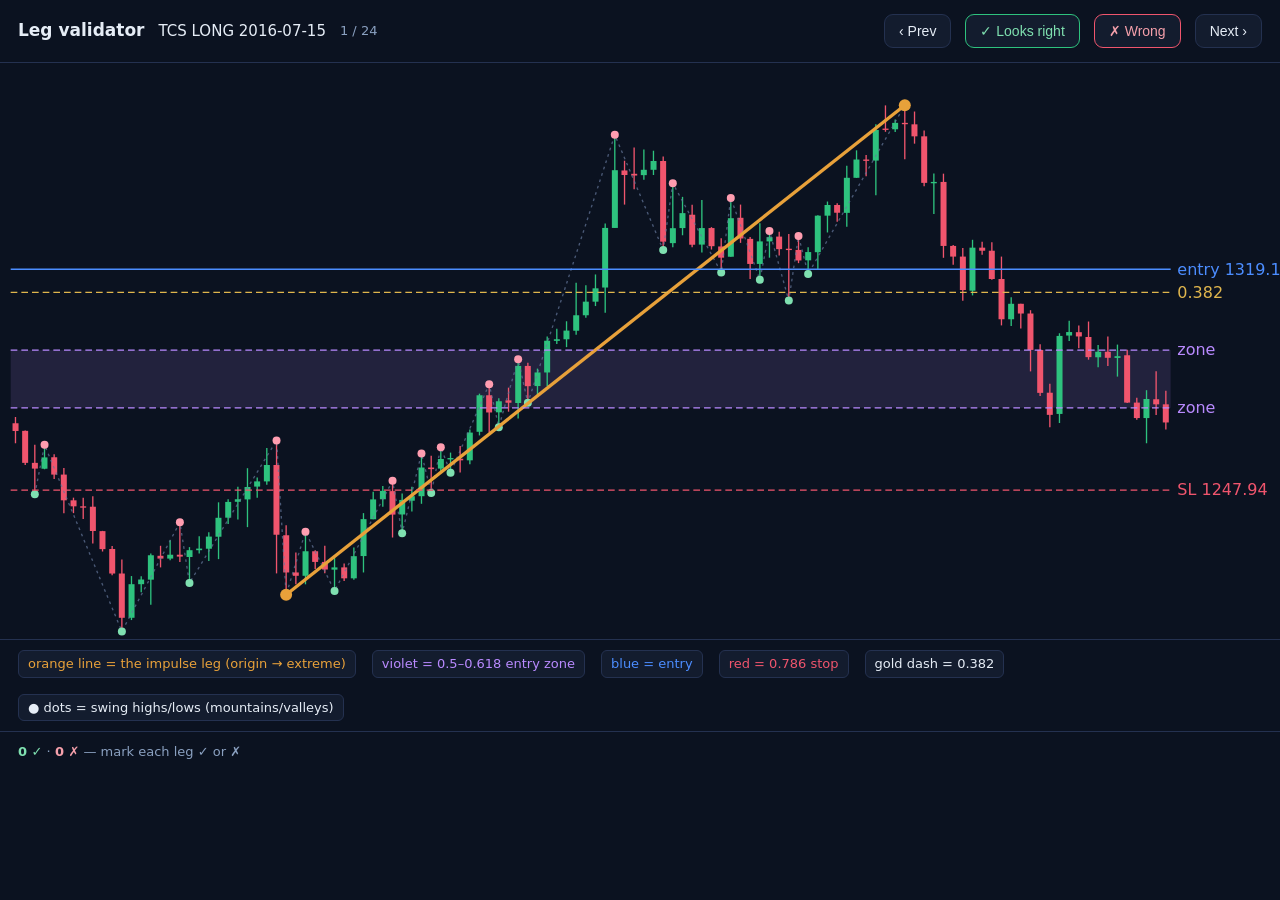
<file: docs/validate.html>
<!DOCTYPE html>
<html lang="en">
<head>
<meta charset="UTF-8" />
<meta name="viewport" content="width=device-width, initial-scale=1" />
<title>Leg Validator</title>
<style>
  :root { --bg:#0b1220; --panel:#131c2e; --border:#243150; --text:#e6edf6; --muted:#8aa0c0; }
  * { box-sizing:border-box; }
  body { margin:0; background:var(--bg); color:var(--text); font:15px/1.5 system-ui,sans-serif; }
  header { padding:14px 18px; border-bottom:1px solid var(--border); display:flex; align-items:center; gap:14px; flex-wrap:wrap; }
  h1 { font-size:17px; font-weight:600; margin:0; }
  #title { font-size:15px; color:var(--text); }
  #counter { color:var(--muted); font-size:13px; }
  .btn { background:var(--panel); color:var(--text); border:1px solid var(--border); border-radius:9px;
         padding:8px 14px; cursor:pointer; font-size:14px; }
  .btn:hover { border-color:#3a4a6a; }
  .btn.ok { border-color:#2ec27e; color:#7fe0b0; }
  .btn.no { border-color:#f0556d; color:#f5a0ab; }
  .spacer { flex:1; }
  #chart { height:64vh; min-height:380px; }
  #legend { padding:10px 18px; display:flex; gap:16px; flex-wrap:wrap; font-size:13px; border-top:1px solid var(--border); }
  .lg { padding:3px 9px; border-radius:6px; background:var(--panel); border:1px solid var(--border); }
  .leg { color:#e8a13a; } .zone { color:#b98aff; } .entry { color:#4c8dff; } .sl { color:#f0556d; }
  #tally { padding:10px 18px; color:var(--muted); font-size:13px; border-top:1px solid var(--border); }
  #tally b.no { color:#f5a0ab; } #tally b.ok { color:#7fe0b0; }
</style>
</head>
<body>
  <header>
    <h1>Leg validator</h1>
    <span id="title">loading…</span>
    <span id="counter"></span>
    <span class="spacer"></span>
    <button class="btn" id="prev">‹ Prev</button>
    <button class="btn ok" id="mark-ok">✓ Looks right</button>
    <button class="btn no" id="mark-no">✗ Wrong</button>
    <button class="btn" id="next">Next ›</button>
  </header>
  <div id="chart"></div>
  <div id="legend">
    <span class="lg leg">orange line = the impulse leg (origin → extreme)</span>
    <span class="lg zone">violet = 0.5–0.618 entry zone</span>
    <span class="lg entry">blue = entry</span>
    <span class="lg sl">red = 0.786 stop</span>
    <span class="lg">gold dash = 0.382</span>
    <span class="lg">● dots = swing highs/lows (mountains/valleys)</span>
  </div>
  <div id="tally">Mark each leg ✓ or ✗. Wrong ones are listed here so you can tell me which to fix.</div>

  <script>
  const $ = (s) => document.querySelector(s);
  let DATA = [], i = 0, chart = null;
  const verdict = {};  // index -> 'ok' | 'no'

  function render() {
    const d = DATA[i];
    if (!d) return;
    $("#title").textContent = d.title;
    $("#counter").textContent = (i + 1) + " / " + DATA.length + (verdict[i] ? "  ·  " + (verdict[i] === "ok" ? "✓" : "✗") : "");
    const bars = d.bars, n = bars.length;
    const W = 960, H = 470, padT = 12, padB = 24, padL = 8, padR = 82;
    let lo = Infinity, hi = -Infinity;
    for (const b of bars) { lo = Math.min(lo, b.low); hi = Math.max(hi, b.high); }
    for (const v of [d.zoneHi, d.zoneLo, d.entry, d.sl, d.legStart.price, d.legEnd.price, d.retr382]) { lo = Math.min(lo, v); hi = Math.max(hi, v); }
    if (d.pivots) for (const p of d.pivots) { lo = Math.min(lo, p.price); hi = Math.max(hi, p.price); }
    const pad = (hi - lo) * 0.05 || 1; lo -= pad; hi += pad;
    const plotW = W - padL - padR, plotH = H - padT - padB;
    const X = (k) => padL + (k + 0.5) * plotW / n;
    const Y = (p) => padT + (hi - p) / (hi - lo) * plotH;
    const cw = Math.max(1.4, plotW / n * 0.62);
    const idx = {}; bars.forEach((b, k) => { idx[b.time] = k; });
    const f = (v) => (+v).toFixed(1);
    let s = `<svg viewBox="0 0 ${W} ${H}" preserveAspectRatio="xMidYMid meet" style="width:100%;height:auto;display:block">`;
    const zt = Math.max(d.zoneHi, d.zoneLo), zb = Math.min(d.zoneHi, d.zoneLo);
    s += `<rect x="${padL}" y="${f(Y(zt))}" width="${plotW}" height="${f(Y(zb) - Y(zt))}" fill="rgba(185,138,255,0.13)"/>`;
    for (let k = 0; k < n; k++) {
      const b = bars[k], up = b.close >= b.open, col = up ? "#2ec27e" : "#f0556d";
      s += `<line x1="${f(X(k))}" y1="${f(Y(b.high))}" x2="${f(X(k))}" y2="${f(Y(b.low))}" stroke="${col}" stroke-width="1"/>`;
      const yo = Y(b.open), yc = Y(b.close), top = Math.min(yo, yc), h = Math.max(1, Math.abs(yo - yc));
      s += `<rect x="${f(X(k) - cw / 2)}" y="${f(top)}" width="${f(cw)}" height="${f(h)}" fill="${col}"/>`;
    }
    if (d.pivots && d.pivots.length) {
      const pp = d.pivots.filter((p) => idx[p.time] != null);
      if (pp.length > 1) s += `<polyline points="${pp.map((p) => f(X(idx[p.time])) + "," + f(Y(p.price))).join(" ")}" fill="none" stroke="#66789c" stroke-width="1" stroke-dasharray="2 3" opacity="0.7"/>`;
      for (const p of pp) s += `<circle cx="${f(X(idx[p.time]))}" cy="${f(Y(p.price))}" r="3" fill="${p.kind === "high" ? "#ff9db0" : "#7fe0b0"}"/>`;
    }
    if (idx[d.legStart.time] != null && idx[d.legEnd.time] != null) {
      const xs = X(idx[d.legStart.time]), ys = Y(d.legStart.price), xe = X(idx[d.legEnd.time]), ye = Y(d.legEnd.price);
      s += `<line x1="${f(xs)}" y1="${f(ys)}" x2="${f(xe)}" y2="${f(ye)}" stroke="#e8a13a" stroke-width="2.5"/>`;
      s += `<circle cx="${f(xs)}" cy="${f(ys)}" r="4.5" fill="#e8a13a"/><circle cx="${f(xe)}" cy="${f(ye)}" r="4.5" fill="#e8a13a"/>`;
    }
    const hl = (p, col, dash, label) =>
      `<line x1="${padL}" y1="${f(Y(p))}" x2="${W - padR}" y2="${f(Y(p))}" stroke="${col}" stroke-width="1"${dash ? ' stroke-dasharray="5 3"' : ''}/>` +
      `<text x="${W - padR + 5}" y="${f(Y(p) + 4)}" fill="${col}" font-size="12">${label}</text>`;
    s += hl(d.retr382, "#e0b64d", true, "0.382");
    s += hl(d.zoneHi, "#b98aff", true, "zone");
    s += hl(d.zoneLo, "#b98aff", true, "zone");
    s += hl(d.entry, "#4c8dff", false, "entry " + d.entry);
    s += hl(d.sl, "#f0556d", true, "SL " + d.sl);
    s += `</svg>`;
    $("#chart").innerHTML = s;
  }
  function tally() {
    const wrong = DATA.map((d, k) => verdict[k] === "no" ? d.title : null).filter(Boolean);
    const ok = Object.values(verdict).filter((v) => v === "ok").length;
    $("#tally").innerHTML = `<b class="ok">${ok} ✓</b> · <b class="no">${wrong.length} ✗</b>` +
      (wrong.length ? " — wrong: " + wrong.map((w) => "<b class='no'>" + w + "</b>").join(", ") : " — mark each leg ✓ or ✗");
  }
  const go = (n) => { i = (i + n + DATA.length) % DATA.length; render(); };
  const mark = (v) => { verdict[i] = v; tally(); if (i < DATA.length - 1) go(1); else render(); };
  $("#prev").onclick = () => go(-1);
  $("#next").onclick = () => go(1);
  $("#mark-ok").onclick = () => mark("ok");
  $("#mark-no").onclick = () => mark("no");
  document.onkeydown = (e) => {
    if (e.key === "ArrowLeft") go(-1); else if (e.key === "ArrowRight") go(1);
    else if (e.key === "y") mark("ok"); else if (e.key === "n") mark("no");
  };

  DATA = [{"title": "TCS LONG  2016-07-15", "bars": [{"time": 1467357540, "open": 1269.48, "high": 1271.5, "low": 1263.0, "close": 1267.0}, {"time": 1467364740, "open": 1267.0, "high": 1267.15, "low": 1256.0, "close": 1256.68}, {"time": 1467608640, "open": 1256.68, "high": 1262.55, "low": 1246.53, "close": 1254.83}, {"time": 1467615840, "open": 1254.83, "high": 1262.5, "low": 1254.65, "close": 1258.48}, {"time": 1467623040, "open": 1258.5, "high": 1259.5, "low": 1251.5, "close": 1252.93}, {"time": 1467694140, "open": 1252.93, "high": 1255.0, "low": 1240.5, "close": 1244.65}, {"time": 1467701340, "open": 1244.63, "high": 1245.48, "low": 1240.5, "close": 1242.68}, {"time": 1467708540, "open": 1242.68, "high": 1245.48, "low": 1238.58, "close": 1242.53}, {"time": 1467866040, "open": 1242.53, "high": 1245.93, "low": 1230.7, "close": 1234.7}, {"time": 1467873240, "open": 1234.7, "high": 1234.75, "low": 1228.08, "close": 1228.88}, {"time": 1467880440, "open": 1228.93, "high": 1229.9, "low": 1220.45, "close": 1221.0}, {"time": 1467951540, "open": 1221.0, "high": 1225.53, "low": 1202.35, "close": 1206.73}, {"time": 1467958740, "open": 1206.7, "high": 1220.18, "low": 1206.0, "close": 1217.55}, {"time": 1467965940, "open": 1217.55, "high": 1220.15, "low": 1215.0, "close": 1219.05}, {"time": 1468209840, "open": 1219.05, "high": 1227.5, "low": 1210.95, "close": 1226.9}, {"time": 1468217040, "open": 1226.73, "high": 1229.93, "low": 1223.0, "close": 1225.83}, {"time": 1468224240, "open": 1225.83, "high": 1231.7, "low": 1225.3, "close": 1227.08}, {"time": 1468295340, "open": 1227.08, "high": 1237.5, "low": 1224.75, "close": 1226.48}, {"time": 1468302540, "open": 1226.33, "high": 1229.5, "low": 1217.95, "close": 1228.53}, {"time": 1468309740, "open": 1228.53, "high": 1233.0, "low": 1227.5, "close": 1229.03}, {"time": 1468316940, "open": 1229.0, "high": 1234.35, "low": 1225.03, "close": 1232.93}, {"time": 1468388040, "open": 1232.9, "high": 1243.98, "low": 1225.63, "close": 1239.0}, {"time": 1468395240, "open": 1239.0, "high": 1245.0, "low": 1237.0, "close": 1244.08}, {"time": 1468402440, "open": 1244.13, "high": 1249.0, "low": 1238.45, "close": 1244.95}, {"time": 1468473540, "open": 1244.9, "high": 1254.98, "low": 1235.95, "close": 1248.9}, {"time": 1468480740, "open": 1249.05, "high": 1252.0, "low": 1245.43, "close": 1250.73}, {"time": 1468487940, "open": 1250.73, "high": 1261.48, "low": 1249.65, "close": 1256.0}, {"time": 1468559040, "open": 1256.0, "high": 1263.93, "low": 1221.05, "close": 1233.5}, {"time": 1468566240, "open": 1233.33, "high": 1236.6, "low": 1214.15, "close": 1221.33}, {"time": 1468573440, "open": 1221.33, "high": 1227.75, "low": 1217.5, "close": 1220.25}, {"time": 1468817340, "open": 1220.25, "high": 1234.5, "low": 1217.5, "close": 1228.18}, {"time": 1468824540, "open": 1228.18, "high": 1228.55, "low": 1222.48, "close": 1224.75}, {"time": 1468831740, "open": 1224.73, "high": 1229.98, "low": 1221.1, "close": 1222.28}, {"time": 1468902840, "open": 1222.28, "high": 1226.73, "low": 1215.38, "close": 1223.0}, {"time": 1468910040, "open": 1222.98, "high": 1224.23, "low": 1218.55, "close": 1219.45}, {"time": 1468917240, "open": 1219.45, "high": 1229.43, "low": 1219.0, "close": 1226.6}, {"time": 1468988340, "open": 1226.6, "high": 1240.5, "low": 1221.35, "close": 1238.53}, {"time": 1468995540, "open": 1238.53, "high": 1247.38, "low": 1238.5, "close": 1244.93}, {"time": 1469002740, "open": 1244.95, "high": 1249.2, "low": 1242.5, "close": 1247.65}, {"time": 1469073840, "open": 1247.6, "high": 1250.9, "low": 1232.63, "close": 1240.05}, {"time": 1469081040, "open": 1240.05, "high": 1246.8, "low": 1234.03, "close": 1244.73}, {"time": 1469088240, "open": 1244.5, "high": 1249.0, "low": 1241.0, "close": 1245.95}, {"time": 1469159340, "open": 1245.95, "high": 1259.7, "low": 1243.5, "close": 1255.2}, {"time": 1469166540, "open": 1255.2, "high": 1259.0, "low": 1247.0, "close": 1254.7}, {"time": 1469173740, "open": 1254.85, "high": 1261.73, "low": 1253.5, "close": 1257.95}, {"time": 1469180940, "open": 1258.0, "high": 1260.0, "low": 1253.5, "close": 1258.25}, {"time": 1469424840, "open": 1258.03, "high": 1262.1, "low": 1253.6, "close": 1257.53}, {"time": 1469432040, "open": 1257.53, "high": 1267.5, "low": 1256.28, "close": 1266.48}, {"time": 1469439240, "open": 1266.7, "high": 1279.0, "low": 1265.55, "close": 1278.5}, {"time": 1469510340, "open": 1278.5, "high": 1282.08, "low": 1266.5, "close": 1272.95}, {"time": 1469517540, "open": 1272.98, "high": 1277.5, "low": 1268.23, "close": 1276.55}, {"time": 1469524740, "open": 1276.88, "high": 1280.95, "low": 1273.2, "close": 1276.1}, {"time": 1469595840, "open": 1276.03, "high": 1290.15, "low": 1271.0, "close": 1287.98}, {"time": 1469603040, "open": 1287.98, "high": 1289.0, "low": 1276.05, "close": 1281.45}, {"time": 1469610240, "open": 1281.45, "high": 1287.1, "low": 1278.1, "close": 1285.85}, {"time": 1469681340, "open": 1285.85, "high": 1297.48, "low": 1281.5, "close": 1296.1}, {"time": 1469688540, "open": 1296.05, "high": 1299.98, "low": 1295.08, "close": 1296.55}, {"time": 1469695740, "open": 1296.55, "high": 1302.35, "low": 1294.03, "close": 1299.35}, {"time": 1469766840, "open": 1299.33, "high": 1314.78, "low": 1298.0, "close": 1304.3}, {"time": 1469774040, "open": 1304.3, "high": 1313.98, "low": 1303.53, "close": 1308.7}, {"time": 1469781240, "open": 1308.7, "high": 1317.45, "low": 1307.28, "close": 1313.0}, {"time": 1470025140, "open": 1313.25, "high": 1333.9, "low": 1305.1, "close": 1332.48}, {"time": 1470032340, "open": 1332.48, "high": 1362.5, "low": 1332.43, "close": 1351.1}, {"time": 1470039540, "open": 1351.0, "high": 1354.13, "low": 1340.0, "close": 1349.55}, {"time": 1470110640, "open": 1349.95, "high": 1358.45, "low": 1344.93, "close": 1349.4}, {"time": 1470117840, "open": 1349.5, "high": 1357.78, "low": 1348.0, "close": 1351.23}, {"time": 1470125040, "open": 1351.23, "high": 1357.38, "low": 1349.53, "close": 1354.05}, {"time": 1470196140, "open": 1354.05, "high": 1355.48, "low": 1325.33, "close": 1328.05}, {"time": 1470203340, "open": 1327.6, "high": 1346.88, "low": 1326.25, "close": 1332.4}, {"time": 1470210540, "open": 1332.4, "high": 1342.5, "low": 1330.13, "close": 1337.23}, {"time": 1470217740, "open": 1336.75, "high": 1339.9, "low": 1326.3, "close": 1327.08}, {"time": 1470288840, "open": 1327.08, "high": 1341.48, "low": 1324.55, "close": 1332.43}, {"time": 1470296040, "open": 1332.43, "high": 1332.75, "low": 1325.5, "close": 1326.58}, {"time": 1470303240, "open": 1326.5, "high": 1329.1, "low": 1318.13, "close": 1322.9}, {"time": 1470374340, "open": 1323.2, "high": 1342.15, "low": 1323.2, "close": 1335.63}, {"time": 1470381540, "open": 1335.73, "high": 1340.0, "low": 1327.65, "close": 1329.05}, {"time": 1470388740, "open": 1328.95, "high": 1329.55, "low": 1316.0, "close": 1320.85}, {"time": 1470632640, "open": 1320.85, "high": 1333.98, "low": 1315.73, "close": 1328.13}, {"time": 1470639840, "open": 1328.13, "high": 1331.48, "low": 1322.9, "close": 1329.5}, {"time": 1470647040, "open": 1329.68, "high": 1331.23, "low": 1323.58, "close": 1325.63}, {"time": 1470718140, "open": 1325.78, "high": 1330.48, "low": 1309.1, "close": 1325.5}, {"time": 1470725340, "open": 1325.4, "high": 1329.9, "low": 1321.13, "close": 1322.0}, {"time": 1470732540, "open": 1322.0, "high": 1326.3, "low": 1317.65, "close": 1324.68}, {"time": 1470803640, "open": 1324.68, "high": 1336.55, "low": 1319.18, "close": 1336.45}, {"time": 1470810840, "open": 1336.43, "high": 1341.0, "low": 1331.0, "close": 1339.88}, {"time": 1470818040, "open": 1339.88, "high": 1340.48, "low": 1334.48, "close": 1337.4}, {"time": 1470889140, "open": 1337.35, "high": 1352.5, "low": 1332.8, "close": 1348.65}, {"time": 1470896340, "open": 1348.65, "high": 1357.5, "low": 1348.6, "close": 1354.53}, {"time": 1470903540, "open": 1354.53, "high": 1356.0, "low": 1349.18, "close": 1354.18}, {"time": 1470974640, "open": 1354.18, "high": 1365.93, "low": 1343.03, "close": 1364.08}, {"time": 1470981840, "open": 1364.5, "high": 1372.0, "low": 1363.5, "close": 1364.4}, {"time": 1470989040, "open": 1364.3, "high": 1367.5, "low": 1363.45, "close": 1366.35}, {"time": 1471319340, "open": 1366.35, "high": 1372.03, "low": 1354.68, "close": 1365.98}, {"time": 1471326540, "open": 1365.88, "high": 1370.0, "low": 1359.65, "close": 1362.0}, {"time": 1471333740, "open": 1362.03, "high": 1363.9, "low": 1345.9, "close": 1347.0}, {"time": 1471340940, "open": 1346.98, "high": 1350.03, "low": 1336.93, "close": 1347.3}, {"time": 1471412040, "open": 1347.3, "high": 1350.0, "low": 1322.83, "close": 1326.65}, {"time": 1471419240, "open": 1326.65, "high": 1326.95, "low": 1320.55, "close": 1323.23}, {"time": 1471426440, "open": 1323.23, "high": 1325.98, "low": 1309.0, "close": 1312.45}, {"time": 1471497540, "open": 1312.23, "high": 1328.65, "low": 1310.73, "close": 1326.1}, {"time": 1471504740, "open": 1326.1, "high": 1328.05, "low": 1323.83, "close": 1325.13}, {"time": 1471511940, "open": 1325.13, "high": 1327.88, "low": 1315.75, "close": 1316.0}, {"time": 1471583040, "open": 1316.0, "high": 1323.23, "low": 1301.03, "close": 1303.0}, {"time": 1471590240, "open": 1303.03, "high": 1310.15, "low": 1300.85, "close": 1308.0}, {"time": 1471597440, "open": 1308.0, "high": 1308.03, "low": 1300.0, "close": 1304.85}, {"time": 1471841340, "open": 1304.85, "high": 1305.95, "low": 1286.18, "close": 1293.13}, {"time": 1471848540, "open": 1293.13, "high": 1294.98, "low": 1278.28, "close": 1279.3}, {"time": 1471855740, "open": 1279.3, "high": 1282.23, "low": 1268.18, "close": 1272.15}, {"time": 1471926840, "open": 1272.48, "high": 1298.5, "low": 1269.55, "close": 1297.65}, {"time": 1471934040, "open": 1297.8, "high": 1302.48, "low": 1296.0, "close": 1298.9}, {"time": 1471941240, "open": 1298.83, "high": 1301.0, "low": 1293.7, "close": 1297.45}, {"time": 1472012340, "open": 1297.28, "high": 1302.28, "low": 1290.0, "close": 1290.78}, {"time": 1472019540, "open": 1290.75, "high": 1294.7, "low": 1287.55, "close": 1292.53}, {"time": 1472026740, "open": 1292.53, "high": 1297.48, "low": 1287.93, "close": 1290.6}, {"time": 1472097840, "open": 1290.55, "high": 1294.85, "low": 1284.53, "close": 1291.1}, {"time": 1472105040, "open": 1291.4, "high": 1293.23, "low": 1276.0, "close": 1276.13}, {"time": 1472112240, "open": 1276.13, "high": 1277.73, "low": 1270.58, "close": 1271.15}, {"time": 1472183340, "open": 1271.15, "high": 1280.13, "low": 1263.0, "close": 1277.28}, {"time": 1472190540, "open": 1277.23, "high": 1286.28, "low": 1272.15, "close": 1275.58}, {"time": 1472197740, "open": 1275.58, "high": 1279.95, "low": 1267.48, "close": 1269.75}], "pivots": [{"time": 1467608640, "price": 1246.53, "kind": "low"}, {"time": 1467615840, "price": 1262.5, "kind": "high"}, {"time": 1467951540, "price": 1202.35, "kind": "low"}, {"time": 1468295340, "price": 1237.5, "kind": "high"}, {"time": 1468302540, "price": 1217.95, "kind": "low"}, {"time": 1468559040, "price": 1263.93, "kind": "high"}, {"time": 1468566240, "price": 1214.15, "kind": "low"}, {"time": 1468817340, "price": 1234.5, "kind": "high"}, {"time": 1468902840, "price": 1215.38, "kind": "low"}, {"time": 1469073840, "price": 1250.9, "kind": "high"}, {"time": 1469081040, "price": 1234.03, "kind": "low"}, {"time": 1469159340, "price": 1259.7, "kind": "high"}, {"time": 1469166540, "price": 1247.0, "kind": "low"}, {"time": 1469173740, "price": 1261.73, "kind": "high"}, {"time": 1469180940, "price": 1253.5, "kind": "low"}, {"time": 1469510340, "price": 1282.08, "kind": "high"}, {"time": 1469517540, "price": 1268.23, "kind": "low"}, {"time": 1469595840, "price": 1290.15, "kind": "high"}, {"time": 1469603040, "price": 1276.05, "kind": "low"}, {"time": 1470032340, "price": 1362.5, "kind": "high"}, {"time": 1470196140, "price": 1325.33, "kind": "low"}, {"time": 1470203340, "price": 1346.88, "kind": "high"}, {"time": 1470303240, "price": 1318.13, "kind": "low"}, {"time": 1470374340, "price": 1342.15, "kind": "high"}, {"time": 1470632640, "price": 1315.73, "kind": "low"}, {"time": 1470639840, "price": 1331.48, "kind": "high"}, {"time": 1470718140, "price": 1309.1, "kind": "low"}, {"time": 1470725340, "price": 1329.9, "kind": "high"}, {"time": 1470732540, "price": 1317.65, "kind": "low"}, {"time": 1471319340, "price": 1372.03, "kind": "high"}], "legStart": {"time": 1468566240, "price": 1214.15}, "legEnd": {"time": 1471319340, "price": 1372.03}, "retr382": 1311.72, "zoneHi": 1293.09, "zoneLo": 1274.46, "prevHigh": 1263.93, "prevLow": 1217.95, "sl": 1247.94, "entry": 1319.14, "side": "long"}, {"title": "TCS SHORT  2019-09-03", "bars": [{"time": 1566283980, "open": 2190.45, "high": 2196.25, "low": 2173.5, "close": 2177.75}, {"time": 1566291180, "open": 2177.9, "high": 2205.0, "low": 2174.0, "close": 2202.85}, {"time": 1566362280, "open": 2202.85, "high": 2204.95, "low": 2182.0, "close": 2190.75}, {"time": 1566369480, "open": 2190.75, "high": 2201.5, "low": 2190.0, "close": 2193.0}, {"time": 1566376680, "open": 2193.0, "high": 2202.0, "low": 2192.45, "close": 2196.8}, {"time": 1566447780, "open": 2196.8, "high": 2198.0, "low": 2170.4, "close": 2188.35}, {"time": 1566454980, "open": 2188.35, "high": 2209.5, "low": 2187.25, "close": 2207.0}, {"time": 1566462180, "open": 2206.95, "high": 2229.8, "low": 2206.6, "close": 2228.55}, {"time": 1566533280, "open": 2228.55, "high": 2241.25, "low": 2205.1, "close": 2240.0}, {"time": 1566540480, "open": 2240.0, "high": 2259.8, "low": 2238.75, "close": 2247.85}, {"time": 1566547680, "open": 2247.8, "high": 2251.0, "low": 2237.55, "close": 2245.2}, {"time": 1566791580, "open": 2245.1, "high": 2254.9, "low": 2225.5, "close": 2228.75}, {"time": 1566798780, "open": 2228.75, "high": 2248.0, "low": 2228.35, "close": 2239.15}, {"time": 1566805980, "open": 2239.05, "high": 2272.5, "low": 2238.95, "close": 2271.5}, {"time": 1566813180, "open": 2271.75, "high": 2282.0, "low": 2268.0, "close": 2276.0}, {"time": 1566884280, "open": 2276.1, "high": 2278.0, "low": 2240.25, "close": 2249.1}, {"time": 1566891480, "open": 2249.0, "high": 2255.0, "low": 2233.0, "close": 2241.1}, {"time": 1566898680, "open": 2241.35, "high": 2244.1, "low": 2229.1, "close": 2233.4}, {"time": 1566969780, "open": 2233.35, "high": 2252.15, "low": 2230.0, "close": 2230.65}, {"time": 1566976980, "open": 2230.95, "high": 2233.75, "low": 2220.0, "close": 2222.65}, {"time": 1566984180, "open": 2222.65, "high": 2238.0, "low": 2216.05, "close": 2237.35}, {"time": 1567055280, "open": 2237.2, "high": 2245.35, "low": 2222.2, "close": 2230.65}, {"time": 1567062480, "open": 2230.5, "high": 2244.45, "low": 2225.2, "close": 2240.65}, {"time": 1567069680, "open": 2240.65, "high": 2248.2, "low": 2226.9, "close": 2238.85}, {"time": 1567140780, "open": 2239.35, "high": 2243.7, "low": 2218.0, "close": 2231.45}, {"time": 1567147980, "open": 2231.5, "high": 2248.0, "low": 2231.25, "close": 2238.0}, {"time": 1567155180, "open": 2238.4, "high": 2245.8, "low": 2231.9, "close": 2242.9}, {"time": 1567485480, "open": 2242.9, "high": 2294.85, "low": 2236.6, "close": 2288.05}, {"time": 1567492680, "open": 2288.0, "high": 2296.0, "low": 2278.25, "close": 2280.2}, {"time": 1567499880, "open": 2280.6, "high": 2282.45, "low": 2271.1, "close": 2277.3}, {"time": 1567570980, "open": 2277.3, "high": 2284.9, "low": 2237.0, "close": 2258.1}, {"time": 1567578180, "open": 2258.05, "high": 2258.1, "low": 2242.6, "close": 2253.6}, {"time": 1567585380, "open": 2253.8, "high": 2256.65, "low": 2233.0, "close": 2237.9}, {"time": 1567656480, "open": 2237.7, "high": 2253.4, "low": 2235.5, "close": 2245.65}, {"time": 1567663680, "open": 2246.0, "high": 2249.35, "low": 2235.0, "close": 2239.0}, {"time": 1567670880, "open": 2239.0, "high": 2240.9, "low": 2214.1, "close": 2214.2}, {"time": 1567741980, "open": 2214.2, "high": 2233.05, "low": 2207.35, "close": 2223.95}, {"time": 1567749180, "open": 2223.7, "high": 2226.9, "low": 2192.6, "close": 2201.3}, {"time": 1567756380, "open": 2201.25, "high": 2210.75, "low": 2196.2, "close": 2205.05}, {"time": 1567763580, "open": 2204.65, "high": 2205.6, "low": 2193.35, "close": 2199.2}, {"time": 1568007480, "open": 2199.15, "high": 2202.85, "low": 2181.7, "close": 2188.25}, {"time": 1568014680, "open": 2188.25, "high": 2194.35, "low": 2186.1, "close": 2192.55}, {"time": 1568021880, "open": 2192.6, "high": 2193.2, "low": 2180.0, "close": 2184.35}, {"time": 1568179380, "open": 2184.35, "high": 2195.0, "low": 2160.1, "close": 2162.1}, {"time": 1568186580, "open": 2162.15, "high": 2169.0, "low": 2149.7, "close": 2151.55}, {"time": 1568193780, "open": 2151.55, "high": 2157.0, "low": 2147.0, "close": 2157.0}, {"time": 1568264880, "open": 2157.0, "high": 2164.9, "low": 2140.1, "close": 2141.3}, {"time": 1568272080, "open": 2141.25, "high": 2141.65, "low": 2121.65, "close": 2126.35}, {"time": 1568279280, "open": 2126.35, "high": 2132.15, "low": 2120.35, "close": 2132.15}, {"time": 1568350380, "open": 2132.2, "high": 2157.95, "low": 2127.8, "close": 2140.0}, {"time": 1568357580, "open": 2140.0, "high": 2140.0, "low": 2120.4, "close": 2127.15}, {"time": 1568364780, "open": 2127.2, "high": 2139.0, "low": 2115.55, "close": 2137.05}, {"time": 1568608680, "open": 2137.05, "high": 2173.4, "low": 2130.65, "close": 2160.05}, {"time": 1568615880, "open": 2160.05, "high": 2162.9, "low": 2144.05, "close": 2148.3}, {"time": 1568623080, "open": 2148.3, "high": 2149.55, "low": 2126.4, "close": 2145.9}, {"time": 1568694180, "open": 2145.95, "high": 2156.55, "low": 2131.65, "close": 2134.95}, {"time": 1568701380, "open": 2134.95, "high": 2138.0, "low": 2121.6, "close": 2122.0}, {"time": 1568708580, "open": 2121.8, "high": 2128.0, "low": 2115.35, "close": 2116.1}, {"time": 1568779680, "open": 2116.2, "high": 2142.3, "low": 2105.75, "close": 2136.35}, {"time": 1568786880, "open": 2135.9, "high": 2141.05, "low": 2121.9, "close": 2136.8}, {"time": 1568794080, "open": 2136.85, "high": 2141.75, "low": 2130.35, "close": 2135.0}, {"time": 1568865240, "open": 2135.0, "high": 2142.9, "low": 2113.6, "close": 2116.95}, {"time": 1568872440, "open": 2116.95, "high": 2118.6, "low": 2091.1, "close": 2100.0}, {"time": 1568879640, "open": 2100.0, "high": 2103.0, "low": 2093.0, "close": 2100.05}, {"time": 1568886840, "open": 2100.05, "high": 2108.5, "low": 2096.0, "close": 2097.1}, {"time": 1568957940, "open": 2097.15, "high": 2129.4, "low": 2085.1, "close": 2124.05}, {"time": 1568965140, "open": 2125.0, "high": 2125.0, "low": 2067.2, "close": 2082.0}, {"time": 1568972340, "open": 2082.45, "high": 2083.9, "low": 2068.4, "close": 2069.05}, {"time": 1569216240, "open": 2068.65, "high": 2099.0, "low": 1975.0, "close": 2015.05}, {"time": 1569223440, "open": 2015.0, "high": 2016.0, "low": 1995.0, "close": 2011.4}, {"time": 1569230640, "open": 2011.75, "high": 2022.35, "low": 2008.8, "close": 2020.55}, {"time": 1569302580, "open": 2021.0, "high": 2057.0, "low": 2010.1, "close": 2050.6}, {"time": 1569309780, "open": 2050.6, "high": 2060.5, "low": 2041.6, "close": 2045.4}, {"time": 1569316980, "open": 2045.3, "high": 2052.5, "low": 2035.2, "close": 2046.15}, {"time": 1569388080, "open": 2046.15, "high": 2076.4, "low": 2041.0, "close": 2067.45}, {"time": 1569395280, "open": 2067.45, "high": 2087.9, "low": 2063.6, "close": 2083.95}, {"time": 1569402480, "open": 2083.95, "high": 2092.0, "low": 2080.0, "close": 2090.75}, {"time": 1569473580, "open": 2090.75, "high": 2107.0, "low": 2063.0, "close": 2072.75}, {"time": 1569480780, "open": 2072.15, "high": 2084.95, "low": 2066.9, "close": 2084.35}, {"time": 1569487980, "open": 2084.35, "high": 2088.0, "low": 2072.6, "close": 2080.45}, {"time": 1569559080, "open": 2080.15, "high": 2092.1, "low": 2059.35, "close": 2064.25}, {"time": 1569566280, "open": 2064.25, "high": 2074.5, "low": 2062.0, "close": 2064.2}, {"time": 1569573480, "open": 2064.35, "high": 2069.8, "low": 2060.05, "close": 2060.9}, {"time": 1569817380, "open": 2060.9, "high": 2088.5, "low": 2051.4, "close": 2076.4}, {"time": 1569824580, "open": 2076.4, "high": 2087.1, "low": 2075.1, "close": 2085.0}, {"time": 1569831780, "open": 2085.0, "high": 2100.0, "low": 2084.0, "close": 2098.65}, {"time": 1569902880, "open": 2098.65, "high": 2103.6, "low": 2071.55, "close": 2075.65}, {"time": 1569910080, "open": 2075.55, "high": 2076.0, "low": 2053.95, "close": 2055.5}, {"time": 1569917280, "open": 2055.5, "high": 2062.0, "low": 2042.3, "close": 2045.2}, {"time": 1570074780, "open": 2045.2, "high": 2075.05, "low": 2039.7, "close": 2071.75}, {"time": 1570081980, "open": 2072.0, "high": 2081.15, "low": 2061.3, "close": 2070.75}, {"time": 1570089180, "open": 2070.8, "high": 2076.5, "low": 2052.35, "close": 2066.65}, {"time": 1570096380, "open": 2066.65, "high": 2072.0, "low": 2051.4, "close": 2056.0}, {"time": 1570167480, "open": 2056.05, "high": 2087.8, "low": 2052.0, "close": 2083.25}, {"time": 1570174680, "open": 2083.25, "high": 2085.9, "low": 2071.95, "close": 2081.0}, {"time": 1570181880, "open": 2081.0, "high": 2086.65, "low": 2076.05, "close": 2080.0}, {"time": 1570425780, "open": 2079.65, "high": 2094.3, "low": 2051.0, "close": 2067.5}, {"time": 1570432980, "open": 2067.3, "high": 2074.4, "low": 2052.7, "close": 2068.35}, {"time": 1570440180, "open": 2068.35, "high": 2070.6, "low": 2057.75, "close": 2059.45}, {"time": 1570597680, "open": 2059.4, "high": 2061.0, "low": 2015.5, "close": 2022.7}, {"time": 1570604880, "open": 2022.7, "high": 2032.85, "low": 2021.5, "close": 2023.05}, {"time": 1570612080, "open": 2023.05, "high": 2037.05, "low": 2020.25, "close": 2030.0}, {"time": 1570683180, "open": 2030.0, "high": 2038.95, "low": 2008.05, "close": 2013.65}, {"time": 1570690380, "open": 2013.55, "high": 2024.7, "low": 2009.2, "close": 2017.1}, {"time": 1570697580, "open": 2017.6, "high": 2017.6, "low": 1998.0, "close": 2011.55}, {"time": 1570768680, "open": 2012.05, "high": 2020.0, "low": 1929.3, "close": 1950.3}, {"time": 1570775880, "open": 1950.5, "high": 1981.8, "low": 1948.05, "close": 1980.75}, {"time": 1570783080, "open": 1980.75, "high": 1994.6, "low": 1974.3, "close": 1985.0}, {"time": 1571026980, "open": 1985.0, "high": 1999.0, "low": 1968.25, "close": 1992.5}, {"time": 1571034180, "open": 1992.5, "high": 2027.0, "low": 1991.65, "close": 2023.5}, {"time": 1571041380, "open": 2023.7, "high": 2032.5, "low": 2016.65, "close": 2023.45}, {"time": 1571112480, "open": 2023.6, "high": 2044.85, "low": 2020.0, "close": 2037.7}, {"time": 1571119680, "open": 2038.0, "high": 2046.9, "low": 2035.0, "close": 2041.95}, {"time": 1571126880, "open": 2041.6, "high": 2042.0, "low": 2036.35, "close": 2036.4}, {"time": 1571197980, "open": 2036.2, "high": 2050.0, "low": 2035.0, "close": 2045.25}, {"time": 1571205180, "open": 2045.25, "high": 2045.3, "low": 2016.0, "close": 2025.55}, {"time": 1571212380, "open": 2025.6, "high": 2027.35, "low": 2020.3, "close": 2024.2}, {"time": 1571219580, "open": 2024.3, "high": 2051.85, "low": 2018.1, "close": 2050.55}, {"time": 1571290680, "open": 2050.5, "high": 2056.0, "low": 2000.0, "close": 2010.9}, {"time": 1571297880, "open": 2010.6, "high": 2024.9, "low": 2004.25, "close": 2022.5}, {"time": 1571305080, "open": 2023.0, "high": 2038.0, "low": 2020.4, "close": 2031.5}, {"time": 1571376180, "open": 2031.7, "high": 2046.0, "low": 2025.0, "close": 2046.0}, {"time": 1571383380, "open": 2045.95, "high": 2058.0, "low": 2042.3, "close": 2044.4}, {"time": 1571390580, "open": 2044.9, "high": 2046.6, "low": 2041.1, "close": 2045.1}, {"time": 1571720880, "open": 2045.05, "high": 2109.95, "low": 2044.0, "close": 2074.95}, {"time": 1571728080, "open": 2074.95, "high": 2076.0, "low": 2052.05, "close": 2053.75}, {"time": 1571735280, "open": 2053.75, "high": 2055.4, "low": 2042.1, "close": 2047.05}, {"time": 1571806380, "open": 2047.05, "high": 2079.05, "low": 2040.45, "close": 2066.0}, {"time": 1571813580, "open": 2065.9, "high": 2069.95, "low": 2052.55, "close": 2065.65}, {"time": 1571820780, "open": 2065.65, "high": 2083.85, "low": 2063.6, "close": 2071.4}, {"time": 1571891880, "open": 2071.4, "high": 2098.85, "low": 2061.35, "close": 2069.75}, {"time": 1571899080, "open": 2069.4, "high": 2074.0, "low": 2061.45, "close": 2069.0}, {"time": 1571906280, "open": 2069.0, "high": 2079.0, "low": 2065.0, "close": 2072.0}], "pivots": [{"time": 1566291180, "price": 2205.0, "kind": "high"}, {"time": 1566362280, "price": 2182.0, "kind": "low"}, {"time": 1566376680, "price": 2202.0, "kind": "high"}, {"time": 1566447780, "price": 2170.4, "kind": "low"}, {"time": 1566540480, "price": 2259.8, "kind": "high"}, {"time": 1566791580, "price": 2225.5, "kind": "low"}, {"time": 1566813180, "price": 2282.0, "kind": "high"}, {"time": 1566898680, "price": 2229.1, "kind": "low"}, {"time": 1566969780, "price": 2252.15, "kind": "high"}, {"time": 1566984180, "price": 2216.05, "kind": "low"}, {"time": 1567055280, "price": 2245.35, "kind": "high"}, {"time": 1567062480, "price": 2225.2, "kind": "low"}, {"time": 1567069680, "price": 2248.2, "kind": "high"}, {"time": 1567140780, "price": 2218.0, "kind": "low"}, {"time": 1567147980, "price": 2248.0, "kind": "high"}, {"time": 1567155180, "price": 2231.9, "kind": "low"}, {"time": 1567492680, "price": 2296.0, "kind": "high"}, {"time": 1569216240, "price": 1975.0, "kind": "low"}, {"time": 1569473580, "price": 2107.0, "kind": "high"}, {"time": 1569817380, "price": 2051.4, "kind": "low"}, {"time": 1569902880, "price": 2103.6, "kind": "high"}, {"time": 1570074780, "price": 2039.7, "kind": "low"}, {"time": 1570081980, "price": 2081.15, "kind": "high"}, {"time": 1570096380, "price": 2051.4, "kind": "low"}, {"time": 1570167480, "price": 2087.8, "kind": "high"}, {"time": 1570174680, "price": 2071.95, "kind": "low"}, {"time": 1570425780, "price": 2094.3, "kind": "high"}, {"time": 1570432980, "price": 2052.7, "kind": "low"}, {"time": 1570440180, "price": 2070.6, "kind": "high"}, {"time": 1570597680, "price": 2015.5, "kind": "low"}, {"time": 1570683180, "price": 2038.95, "kind": "high"}, {"time": 1570768680, "price": 1929.3, "kind": "low"}, {"time": 1571290680, "price": 2056.0, "kind": "high"}, {"time": 1571297880, "price": 2004.25, "kind": "low"}, {"time": 1571720880, "price": 2109.95, "kind": "high"}, {"time": 1571806380, "price": 2040.45, "kind": "low"}, {"time": 1571891880, "price": 2098.85, "kind": "high"}, {"time": 1571899080, "price": 2061.45, "kind": "low"}], "legStart": {"time": 1567492680, "price": 2296.0}, "legEnd": {"time": 1570768680, "price": 1929.3}, "retr382": 2069.38, "zoneHi": 2112.65, "zoneLo": 2155.92, "prevHigh": 2248.0, "prevLow": 2231.9, "sl": 2217.53, "entry": 2069.55, "side": "short"}, {"title": "TCS SHORT  2021-04-09", "bars": [{"time": 1616651700, "open": 3119.9, "high": 3130.5, "low": 3071.0, "close": 3096.6}, {"time": 1616658900, "open": 3096.9, "high": 3110.0, "low": 3081.0, "close": 3091.95}, {"time": 1616666100, "open": 3092.0, "high": 3104.95, "low": 3050.0, "close": 3072.95}, {"time": 1616737200, "open": 3073.5, "high": 3092.2, "low": 3043.95, "close": 3060.45}, {"time": 1616744400, "open": 3058.0, "high": 3117.85, "low": 3052.2, "close": 3107.0}, {"time": 1616751600, "open": 3107.05, "high": 3116.9, "low": 3055.0, "close": 3066.15}, {"time": 1617081900, "open": 3066.2, "high": 3149.5, "low": 3060.15, "close": 3144.95}, {"time": 1617089100, "open": 3144.95, "high": 3149.7, "low": 3125.5, "close": 3142.15}, {"time": 1617096300, "open": 3142.15, "high": 3188.45, "low": 3140.0, "close": 3183.5}, {"time": 1617167400, "open": 3184.65, "high": 3186.2, "low": 3132.1, "close": 3164.0}, {"time": 1617174600, "open": 3164.1, "high": 3199.0, "low": 3162.1, "close": 3181.0}, {"time": 1617181800, "open": 3181.7, "high": 3205.0, "low": 3178.85, "close": 3186.9}, {"time": 1617252900, "open": 3186.85, "high": 3215.0, "low": 3166.0, "close": 3187.2}, {"time": 1617260100, "open": 3186.15, "high": 3188.7, "low": 3156.1, "close": 3159.15}, {"time": 1617267300, "open": 3159.15, "high": 3179.0, "low": 3145.0, "close": 3163.95}, {"time": 1617597600, "open": 3164.1, "high": 3215.0, "low": 3151.15, "close": 3186.65}, {"time": 1617604800, "open": 3186.1, "high": 3203.15, "low": 3170.0, "close": 3199.0}, {"time": 1617612000, "open": 3199.0, "high": 3239.5, "low": 3192.15, "close": 3236.05}, {"time": 1617683100, "open": 3236.65, "high": 3275.0, "low": 3230.0, "close": 3254.5}, {"time": 1617690300, "open": 3254.4, "high": 3263.4, "low": 3242.2, "close": 3251.3}, {"time": 1617697500, "open": 3252.0, "high": 3255.4, "low": 3233.4, "close": 3245.6}, {"time": 1617768600, "open": 3245.45, "high": 3270.0, "low": 3238.15, "close": 3245.0}, {"time": 1617775800, "open": 3244.2, "high": 3253.6, "low": 3234.85, "close": 3249.7}, {"time": 1617783000, "open": 3250.25, "high": 3273.95, "low": 3244.0, "close": 3253.0}, {"time": 1617854100, "open": 3253.0, "high": 3303.0, "low": 3247.0, "close": 3298.05}, {"time": 1617861300, "open": 3297.0, "high": 3335.0, "low": 3292.0, "close": 3316.95}, {"time": 1617868500, "open": 3316.3, "high": 3329.0, "low": 3312.65, "close": 3318.0}, {"time": 1617875700, "open": 3317.95, "high": 3325.0, "low": 3296.4, "close": 3314.1}, {"time": 1617946800, "open": 3314.15, "high": 3354.0, "low": 3308.5, "close": 3326.05}, {"time": 1617954000, "open": 3326.0, "high": 3341.0, "low": 3319.05, "close": 3333.45}, {"time": 1617961200, "open": 3333.7, "high": 3344.9, "low": 3316.0, "close": 3319.65}, {"time": 1618205100, "open": 3318.5, "high": 3337.85, "low": 3240.35, "close": 3271.35}, {"time": 1618212300, "open": 3271.4, "high": 3295.8, "low": 3253.8, "close": 3266.35}, {"time": 1618219500, "open": 3267.0, "high": 3290.9, "low": 3259.5, "close": 3264.25}, {"time": 1618290600, "open": 3264.95, "high": 3269.2, "low": 3100.0, "close": 3135.2}, {"time": 1618297800, "open": 3133.8, "high": 3136.0, "low": 3083.1, "close": 3092.45}, {"time": 1618305000, "open": 3092.45, "high": 3098.0, "low": 3073.05, "close": 3092.85}, {"time": 1618462500, "open": 3092.85, "high": 3165.15, "low": 3080.0, "close": 3147.8}, {"time": 1618469700, "open": 3147.8, "high": 3172.0, "low": 3146.0, "close": 3161.8}, {"time": 1618476900, "open": 3161.8, "high": 3190.45, "low": 3153.9, "close": 3182.95}, {"time": 1618548000, "open": 3183.0, "high": 3245.0, "low": 3182.4, "close": 3208.35}, {"time": 1618555200, "open": 3209.8, "high": 3223.85, "low": 3190.4, "close": 3195.3}, {"time": 1618562400, "open": 3195.85, "high": 3205.4, "low": 3189.0, "close": 3200.0}, {"time": 1618806300, "open": 3199.9, "high": 3204.9, "low": 3135.2, "close": 3143.9}, {"time": 1618813500, "open": 3145.0, "high": 3182.0, "low": 3143.0, "close": 3157.15}, {"time": 1618820700, "open": 3156.9, "high": 3189.0, "low": 3148.1, "close": 3175.05}, {"time": 1618891800, "open": 3175.1, "high": 3225.0, "low": 3145.1, "close": 3148.0}, {"time": 1618899000, "open": 3148.8, "high": 3158.9, "low": 3126.5, "close": 3136.0}, {"time": 1618906200, "open": 3136.0, "high": 3151.45, "low": 3132.0, "close": 3150.0}, {"time": 1619063700, "open": 3150.0, "high": 3157.0, "low": 3105.75, "close": 3116.85}, {"time": 1619070900, "open": 3116.8, "high": 3138.25, "low": 3110.05, "close": 3125.85}, {"time": 1619078100, "open": 3125.75, "high": 3130.0, "low": 3120.0, "close": 3122.7}, {"time": 1619085300, "open": 3120.0, "high": 3128.3, "low": 3111.5, "close": 3118.1}, {"time": 1619156400, "open": 3119.0, "high": 3124.9, "low": 3092.0, "close": 3111.25}, {"time": 1619163600, "open": 3111.25, "high": 3119.0, "low": 3100.0, "close": 3110.1}, {"time": 1619170800, "open": 3110.1, "high": 3114.0, "low": 3095.0, "close": 3110.25}, {"time": 1619414700, "open": 3110.0, "high": 3152.4, "low": 3097.15, "close": 3135.8}, {"time": 1619421900, "open": 3135.8, "high": 3144.9, "low": 3110.0, "close": 3113.65}, {"time": 1619429100, "open": 3113.7, "high": 3131.7, "low": 3088.4, "close": 3095.85}, {"time": 1619500200, "open": 3095.85, "high": 3133.25, "low": 3092.8, "close": 3115.65}, {"time": 1619507400, "open": 3115.65, "high": 3121.0, "low": 3111.9, "close": 3116.7}, {"time": 1619514600, "open": 3116.7, "high": 3129.0, "low": 3108.0, "close": 3126.25}, {"time": 1619585700, "open": 3126.55, "high": 3150.85, "low": 3116.0, "close": 3122.0}, {"time": 1619592900, "open": 3122.0, "high": 3129.85, "low": 3112.0, "close": 3120.0}, {"time": 1619600100, "open": 3120.05, "high": 3126.65, "low": 3115.05, "close": 3124.95}, {"time": 1619671200, "open": 3124.95, "high": 3157.3, "low": 3118.45, "close": 3146.6}, {"time": 1619678400, "open": 3146.6, "high": 3149.0, "low": 3121.0, "close": 3122.15}, {"time": 1619685600, "open": 3122.9, "high": 3128.45, "low": 3117.0, "close": 3125.0}, {"time": 1619756700, "open": 3125.5, "high": 3132.05, "low": 3092.95, "close": 3114.5}, {"time": 1619763900, "open": 3114.5, "high": 3123.0, "low": 3097.2, "close": 3108.8}, {"time": 1619771100, "open": 3107.55, "high": 3108.45, "low": 3085.1, "close": 3096.55}, {"time": 1620015000, "open": 3096.55, "high": 3097.8, "low": 3005.0, "close": 3027.0}, {"time": 1620022200, "open": 3027.95, "high": 3050.0, "low": 3022.85, "close": 3042.05}, {"time": 1620029400, "open": 3042.1, "high": 3054.75, "low": 3035.0, "close": 3045.05}, {"time": 1620100500, "open": 3045.05, "high": 3065.0, "low": 3030.15, "close": 3060.0}, {"time": 1620107700, "open": 3060.0, "high": 3066.9, "low": 3039.2, "close": 3053.8}, {"time": 1620114900, "open": 3053.6, "high": 3090.0, "low": 3052.35, "close": 3071.0}, {"time": 1620122100, "open": 3070.85, "high": 3079.95, "low": 3035.0, "close": 3052.6}, {"time": 1620193200, "open": 3053.6, "high": 3083.0, "low": 3045.2, "close": 3077.8}, {"time": 1620200400, "open": 3077.75, "high": 3098.0, "low": 3070.05, "close": 3090.1}, {"time": 1620207600, "open": 3090.1, "high": 3098.45, "low": 3083.8, "close": 3093.6}, {"time": 1620278700, "open": 3093.05, "high": 3111.3, "low": 3074.05, "close": 3102.7}, {"time": 1620285900, "open": 3102.95, "high": 3120.0, "low": 3098.0, "close": 3117.4}, {"time": 1620293100, "open": 3118.45, "high": 3133.8, "low": 3105.5, "close": 3105.7}, {"time": 1620364200, "open": 3106.75, "high": 3159.85, "low": 3100.05, "close": 3152.85}, {"time": 1620371400, "open": 3152.85, "high": 3155.0, "low": 3111.8, "close": 3120.6}, {"time": 1620378600, "open": 3120.6, "high": 3135.0, "low": 3115.35, "close": 3132.15}, {"time": 1620622500, "open": 3132.15, "high": 3164.0, "low": 3127.75, "close": 3145.45}, {"time": 1620629700, "open": 3146.0, "high": 3155.0, "low": 3125.1, "close": 3139.3}, {"time": 1620636900, "open": 3139.35, "high": 3154.45, "low": 3136.0, "close": 3153.65}, {"time": 1620708000, "open": 3153.55, "high": 3153.65, "low": 3092.0, "close": 3101.05}, {"time": 1620715200, "open": 3101.05, "high": 3119.6, "low": 3097.05, "close": 3112.9}, {"time": 1620722400, "open": 3112.9, "high": 3117.0, "low": 3103.0, "close": 3114.3}, {"time": 1620793500, "open": 3115.2, "high": 3128.0, "low": 3086.5, "close": 3092.55}, {"time": 1620800700, "open": 3092.25, "high": 3094.1, "low": 3070.6, "close": 3074.35}, {"time": 1620807900, "open": 3074.35, "high": 3097.45, "low": 3073.1, "close": 3093.0}, {"time": 1620965400, "open": 3092.9, "high": 3097.95, "low": 3040.4, "close": 3050.0}, {"time": 1620972600, "open": 3050.2, "high": 3064.85, "low": 3046.9, "close": 3050.55}, {"time": 1620979800, "open": 3050.5, "high": 3058.8, "low": 3041.0, "close": 3050.7}], "pivots": [{"time": 1616651700, "price": 3071.0, "kind": "low"}, {"time": 1616658900, "price": 3110.0, "kind": "high"}, {"time": 1616737200, "price": 3043.95, "kind": "low"}, {"time": 1616744400, "price": 3117.85, "kind": "high"}, {"time": 1616751600, "price": 3055.0, "kind": "low"}, {"time": 1617096300, "price": 3188.45, "kind": "high"}, {"time": 1617167400, "price": 3132.1, "kind": "low"}, {"time": 1617252900, "price": 3215.0, "kind": "high"}, {"time": 1617267300, "price": 3145.0, "kind": "low"}, {"time": 1617597600, "price": 3215.0, "kind": "high"}, {"time": 1617604800, "price": 3170.0, "kind": "low"}, {"time": 1617683100, "price": 3275.0, "kind": "high"}, {"time": 1617697500, "price": 3233.4, "kind": "low"}, {"time": 1617768600, "price": 3270.0, "kind": "high"}, {"time": 1617775800, "price": 3234.85, "kind": "low"}, {"time": 1617861300, "price": 3335.0, "kind": "high"}, {"time": 1617875700, "price": 3296.4, "kind": "low"}, {"time": 1617946800, "price": 3354.0, "kind": "high"}, {"time": 1618205100, "price": 3240.35, "kind": "low"}, {"time": 1618212300, "price": 3295.8, "kind": "high"}, {"time": 1618305000, "price": 3073.05, "kind": "low"}, {"time": 1618548000, "price": 3245.0, "kind": "high"}, {"time": 1618806300, "price": 3135.2, "kind": "low"}, {"time": 1618891800, "price": 3225.0, "kind": "high"}, {"time": 1619156400, "price": 3092.0, "kind": "low"}, {"time": 1619414700, "price": 3152.4, "kind": "high"}, {"time": 1619429100, "price": 3088.4, "kind": "low"}, {"time": 1619500200, "price": 3133.25, "kind": "high"}, {"time": 1619514600, "price": 3108.0, "kind": "low"}, {"time": 1619585700, "price": 3150.85, "kind": "high"}, {"time": 1619592900, "price": 3112.0, "kind": "low"}, {"time": 1619671200, "price": 3157.3, "kind": "high"}, {"time": 1619756700, "price": 3092.95, "kind": "low"}, {"time": 1619763900, "price": 3123.0, "kind": "high"}, {"time": 1620015000, "price": 3005.0, "kind": "low"}, {"time": 1620114900, "price": 3090.0, "kind": "high"}, {"time": 1620122100, "price": 3035.0, "kind": "low"}, {"time": 1620364200, "price": 3159.85, "kind": "high"}, {"time": 1620371400, "price": 3111.8, "kind": "low"}, {"time": 1620622500, "price": 3164.0, "kind": "high"}, {"time": 1620629700, "price": 3125.1, "kind": "low"}, {"time": 1620636900, "price": 3154.45, "kind": "high"}, {"time": 1620708000, "price": 3092.0, "kind": "low"}, {"time": 1620715200, "price": 3119.6, "kind": "high"}, {"time": 1620800700, "price": 3070.6, "kind": "low"}, {"time": 1620965400, "price": 3097.95, "kind": "high"}, {"time": 1620979800, "price": 3041.0, "kind": "low"}], "legStart": {"time": 1617946800, "price": 3354.0}, "legEnd": {"time": 1620015000, "price": 3005.0}, "retr382": 3138.32, "zoneHi": 3179.5, "zoneLo": 3220.68, "prevHigh": 3335.0, "prevLow": 3296.4, "sl": 3279.31, "entry": 3149.08, "side": "short"}, {"title": "TCS LONG  2024-01-30", "bars": [{"time": 1705463160, "open": 3863.05, "high": 3869.45, "low": 3812.55, "close": 3854.75}, {"time": 1705470360, "open": 3854.75, "high": 3909.95, "low": 3841.95, "close": 3890.25}, {"time": 1705477560, "open": 3890.25, "high": 3894.3, "low": 3870.0, "close": 3882.6}, {"time": 1705484760, "open": 3882.5, "high": 3890.9, "low": 3880.1, "close": 3885.9}, {"time": 1705555860, "open": 3886.75, "high": 3908.8, "low": 3862.0, "close": 3876.4}, {"time": 1705563060, "open": 3876.4, "high": 3886.0, "low": 3865.0, "close": 3882.75}, {"time": 1705570260, "open": 3882.75, "high": 3901.0, "low": 3882.65, "close": 3899.0}, {"time": 1705641360, "open": 3899.0, "high": 3963.55, "low": 3893.1, "close": 3943.8}, {"time": 1705648560, "open": 3943.8, "high": 3951.2, "low": 3923.05, "close": 3936.0}, {"time": 1705655760, "open": 3936.05, "high": 3954.0, "low": 3936.0, "close": 3942.35}, {"time": 1705726860, "open": 3942.2, "high": 3955.65, "low": 3923.15, "close": 3926.4}, {"time": 1705734060, "open": 3926.4, "high": 3932.0, "low": 3885.0, "close": 3892.6}, {"time": 1705741260, "open": 3894.65, "high": 3896.65, "low": 3875.6, "close": 3879.95}, {"time": 1705985160, "open": 3880.9, "high": 3933.9, "low": 3855.55, "close": 3921.45}, {"time": 1705992360, "open": 3921.45, "high": 3922.0, "low": 3862.7, "close": 3872.0}, {"time": 1705999560, "open": 3871.75, "high": 3887.85, "low": 3860.65, "close": 3877.8}, {"time": 1706070660, "open": 3877.95, "high": 3891.0, "low": 3822.15, "close": 3860.0}, {"time": 1706077860, "open": 3860.0, "high": 3860.0, "low": 3817.25, "close": 3820.7}, {"time": 1706085060, "open": 3820.7, "high": 3838.0, "low": 3805.6, "close": 3819.95}, {"time": 1706156160, "open": 3820.05, "high": 3863.9, "low": 3804.35, "close": 3811.1}, {"time": 1706163360, "open": 3810.0, "high": 3817.75, "low": 3778.7, "close": 3805.25}, {"time": 1706170560, "open": 3804.5, "high": 3806.55, "low": 3782.3, "close": 3802.55}, {"time": 1706500860, "open": 3802.55, "high": 3861.0, "low": 3786.55, "close": 3815.7}, {"time": 1706508060, "open": 3815.0, "high": 3818.25, "low": 3780.85, "close": 3791.4}, {"time": 1706515260, "open": 3791.9, "high": 3801.1, "low": 3787.4, "close": 3794.85}, {"time": 1706586360, "open": 3794.8, "high": 3847.8, "low": 3790.05, "close": 3836.35}, {"time": 1706593560, "open": 3838.0, "high": 3841.45, "low": 3810.3, "close": 3819.35}, {"time": 1706600760, "open": 3819.35, "high": 3831.0, "low": 3815.9, "close": 3818.15}, {"time": 1706607960, "open": 3818.15, "high": 3821.4, "low": 3787.0, "close": 3802.05}, {"time": 1706679060, "open": 3802.0, "high": 3834.0, "low": 3796.0, "close": 3806.8}, {"time": 1706686260, "open": 3807.15, "high": 3817.8, "low": 3802.0, "close": 3812.6}, {"time": 1706693460, "open": 3812.7, "high": 3816.85, "low": 3796.45, "close": 3815.5}, {"time": 1706764560, "open": 3815.6, "high": 3884.95, "low": 3800.0, "close": 3869.6}, {"time": 1706771760, "open": 3869.6, "high": 3904.9, "low": 3866.7, "close": 3872.05}, {"time": 1706778960, "open": 3872.05, "high": 3883.15, "low": 3861.15, "close": 3871.0}, {"time": 1706850060, "open": 3870.55, "high": 3939.45, "low": 3837.5, "close": 3938.7}, {"time": 1706857260, "open": 3938.7, "high": 3984.4, "low": 3923.85, "close": 3926.25}, {"time": 1706864460, "open": 3926.3, "high": 3957.55, "low": 3924.05, "close": 3950.7}, {"time": 1707108360, "open": 3950.7, "high": 4015.25, "low": 3945.6, "close": 3999.7}, {"time": 1707115560, "open": 3999.7, "high": 4009.95, "low": 3981.0, "close": 4009.75}, {"time": 1707122760, "open": 4009.8, "high": 4022.0, "low": 4000.0, "close": 4008.45}, {"time": 1707193860, "open": 4008.45, "high": 4135.0, "low": 3962.1, "close": 4115.0}, {"time": 1707201060, "open": 4114.95, "high": 4124.95, "low": 4068.4, "close": 4096.2}, {"time": 1707208260, "open": 4096.05, "high": 4149.9, "low": 4087.55, "close": 4136.85}, {"time": 1707279360, "open": 4137.25, "high": 4155.0, "low": 4110.1, "close": 4137.6}, {"time": 1707286560, "open": 4137.6, "high": 4149.0, "low": 4091.6, "close": 4103.0}, {"time": 1707293760, "open": 4102.85, "high": 4109.3, "low": 4073.95, "close": 4086.2}, {"time": 1707364860, "open": 4086.45, "high": 4123.4, "low": 4078.95, "close": 4116.45}, {"time": 1707372060, "open": 4116.3, "high": 4158.0, "low": 4094.5, "close": 4102.7}, {"time": 1707379260, "open": 4102.5, "high": 4135.0, "low": 4095.3, "close": 4118.55}, {"time": 1707450360, "open": 4119.0, "high": 4147.55, "low": 4101.3, "close": 4125.4}, {"time": 1707457560, "open": 4125.0, "high": 4184.75, "low": 4100.0, "close": 4119.7}, {"time": 1707464760, "open": 4119.3, "high": 4135.0, "low": 4106.6, "close": 4131.25}, {"time": 1707471960, "open": 4131.15, "high": 4139.8, "low": 4118.0, "close": 4136.3}, {"time": 1707715860, "open": 4136.35, "high": 4159.6, "low": 4118.0, "close": 4128.4}, {"time": 1707723060, "open": 4129.7, "high": 4147.0, "low": 4110.7, "close": 4110.7}, {"time": 1707730260, "open": 4110.7, "high": 4127.65, "low": 4105.55, "close": 4124.95}, {"time": 1707801360, "open": 4124.95, "high": 4141.25, "low": 4081.5, "close": 4119.95}, {"time": 1707808560, "open": 4119.15, "high": 4138.2, "low": 4115.45, "close": 4123.0}, {"time": 1707815760, "open": 4123.0, "high": 4170.0, "low": 4113.05, "close": 4152.3}, {"time": 1707886860, "open": 4152.5, "high": 4159.55, "low": 4061.05, "close": 4093.45}, {"time": 1707894060, "open": 4093.45, "high": 4100.0, "low": 4049.5, "close": 4080.8}, {"time": 1707901260, "open": 4080.8, "high": 4106.95, "low": 4072.05, "close": 4100.9}, {"time": 1707972360, "open": 4102.35, "high": 4146.3, "low": 4086.5, "close": 4111.9}, {"time": 1707979560, "open": 4111.95, "high": 4116.5, "low": 4083.0, "close": 4094.25}, {"time": 1707986760, "open": 4094.5, "high": 4121.0, "low": 4088.6, "close": 4117.5}, {"time": 1708057860, "open": 4117.25, "high": 4142.45, "low": 4095.6, "close": 4133.95}, {"time": 1708065060, "open": 4133.95, "high": 4147.95, "low": 4116.05, "close": 4138.0}, {"time": 1708072260, "open": 4138.0, "high": 4138.4, "low": 4100.1, "close": 4106.5}, {"time": 1708316160, "open": 4106.5, "high": 4133.0, "low": 4055.0, "close": 4063.55}, {"time": 1708323360, "open": 4063.55, "high": 4101.95, "low": 4058.0, "close": 4095.9}, {"time": 1708330560, "open": 4095.9, "high": 4109.9, "low": 4094.25, "close": 4096.5}, {"time": 1708401660, "open": 4096.5, "high": 4109.5, "low": 4072.0, "close": 4093.0}, {"time": 1708408860, "open": 4093.0, "high": 4095.0, "low": 4058.2, "close": 4064.85}, {"time": 1708416060, "open": 4064.85, "high": 4072.0, "low": 4048.15, "close": 4051.4}, {"time": 1708487160, "open": 4051.4, "high": 4052.3, "low": 3982.6, "close": 3996.6}, {"time": 1708494360, "open": 3996.8, "high": 4063.35, "low": 3988.8, "close": 4048.6}, {"time": 1708501560, "open": 4048.85, "high": 4053.95, "low": 4032.3, "close": 4037.55}, {"time": 1708508760, "open": 4037.55, "high": 4040.0, "low": 3988.0, "close": 3994.25}], "pivots": [{"time": 1705463160, "price": 3812.55, "kind": "low"}, {"time": 1705470360, "price": 3909.95, "kind": "high"}, {"time": 1705477560, "price": 3870.0, "kind": "low"}, {"time": 1705555860, "price": 3908.8, "kind": "high"}, {"time": 1705563060, "price": 3865.0, "kind": "low"}, {"time": 1705641360, "price": 3963.55, "kind": "high"}, {"time": 1705648560, "price": 3923.05, "kind": "low"}, {"time": 1705726860, "price": 3955.65, "kind": "high"}, {"time": 1705985160, "price": 3855.55, "kind": "low"}, {"time": 1705992360, "price": 3922.0, "kind": "high"}, {"time": 1706163360, "price": 3778.7, "kind": "low"}, {"time": 1706500860, "price": 3861.0, "kind": "high"}, {"time": 1706508060, "price": 3780.85, "kind": "low"}, {"time": 1706586360, "price": 3847.8, "kind": "high"}, {"time": 1706593560, "price": 3810.3, "kind": "low"}, {"time": 1706600760, "price": 3831.0, "kind": "high"}, {"time": 1706607960, "price": 3787.0, "kind": "low"}, {"time": 1706679060, "price": 3834.0, "kind": "high"}, {"time": 1706693460, "price": 3796.45, "kind": "low"}, {"time": 1706771760, "price": 3904.9, "kind": "high"}, {"time": 1706850060, "price": 3837.5, "kind": "low"}, {"time": 1706857260, "price": 3984.4, "kind": "high"}, {"time": 1706864460, "price": 3924.05, "kind": "low"}, {"time": 1707457560, "price": 4184.75, "kind": "high"}, {"time": 1707801360, "price": 4081.5, "kind": "low"}, {"time": 1707815760, "price": 4170.0, "kind": "high"}, {"time": 1707894060, "price": 4049.5, "kind": "low"}, {"time": 1707972360, "price": 4146.3, "kind": "high"}, {"time": 1707979560, "price": 4083.0, "kind": "low"}, {"time": 1708065060, "price": 4147.95, "kind": "high"}, {"time": 1708316160, "price": 4055.0, "kind": "low"}, {"time": 1708330560, "price": 4109.9, "kind": "high"}, {"time": 1708487160, "price": 3982.6, "kind": "low"}, {"time": 1708494360, "price": 4063.35, "kind": "high"}], "legStart": {"time": 1706607960, "price": 3787.0}, "legEnd": {"time": 1707457560, "price": 4184.75}, "retr382": 4032.81, "zoneHi": 3985.88, "zoneLo": 3938.94, "prevHigh": 3831.0, "prevLow": 3810.3, "sl": 3872.12, "entry": 4008.0, "side": "long"}, {"title": "HDFCBANK SHORT  2015-07-31", "bars": [{"time": 1437377940, "open": 277.7, "high": 278.2, "low": 276.8, "close": 277.2}, {"time": 1437385140, "open": 277.2, "high": 279.8, "low": 276.9, "close": 279.0}, {"time": 1437456240, "open": 279.0, "high": 282.0, "low": 278.4, "close": 281.2}, {"time": 1437463440, "open": 281.2, "high": 281.2, "low": 275.6, "close": 277.9}, {"time": 1437470640, "open": 277.9, "high": 278.0, "low": 276.0, "close": 276.0}, {"time": 1437541740, "open": 276.0, "high": 276.6, "low": 272.2, "close": 276.1}, {"time": 1437548940, "open": 276.1, "high": 277.5, "low": 275.9, "close": 277.0}, {"time": 1437556140, "open": 277.0, "high": 279.0, "low": 276.4, "close": 278.7}, {"time": 1437627240, "open": 278.7, "high": 279.2, "low": 277.0, "close": 277.6}, {"time": 1437634440, "open": 277.6, "high": 278.8, "low": 276.2, "close": 276.4}, {"time": 1437641640, "open": 276.4, "high": 277.9, "low": 275.1, "close": 276.5}, {"time": 1437712740, "open": 276.5, "high": 277.5, "low": 275.2, "close": 277.3}, {"time": 1437719940, "open": 277.3, "high": 277.9, "low": 276.8, "close": 277.5}, {"time": 1437727140, "open": 277.6, "high": 278.7, "low": 277.2, "close": 278.4}, {"time": 1437971040, "open": 278.4, "high": 278.7, "low": 270.0, "close": 275.0}, {"time": 1437978240, "open": 274.8, "high": 275.5, "low": 274.2, "close": 275.0}, {"time": 1437985440, "open": 274.9, "high": 275.4, "low": 273.9, "close": 274.9}, {"time": 1438056540, "open": 274.9, "high": 275.1, "low": 273.1, "close": 274.0}, {"time": 1438063740, "open": 274.2, "high": 277.8, "low": 273.8, "close": 277.6}, {"time": 1438070940, "open": 277.6, "high": 278.4, "low": 276.5, "close": 276.7}, {"time": 1438142040, "open": 276.6, "high": 278.3, "low": 275.2, "close": 277.0}, {"time": 1438149240, "open": 277.0, "high": 279.5, "low": 276.5, "close": 277.8}, {"time": 1438156440, "open": 277.8, "high": 277.9, "low": 276.7, "close": 277.5}, {"time": 1438163640, "open": 277.5, "high": 278.1, "low": 276.6, "close": 276.6}, {"time": 1438234740, "open": 276.6, "high": 279.2, "low": 276.6, "close": 279.0}, {"time": 1438241940, "open": 279.0, "high": 279.2, "low": 277.8, "close": 277.8}, {"time": 1438249140, "open": 277.8, "high": 277.9, "low": 275.3, "close": 277.6}, {"time": 1438320240, "open": 277.6, "high": 278.8, "low": 277.0, "close": 277.3}, {"time": 1438327440, "open": 277.3, "high": 280.2, "low": 275.9, "close": 276.0}, {"time": 1438334640, "open": 276.0, "high": 277.5, "low": 275.8, "close": 277.3}, {"time": 1438578540, "open": 277.3, "high": 279.3, "low": 276.8, "close": 277.0}, {"time": 1438585740, "open": 277.0, "high": 277.2, "low": 274.5, "close": 274.7}, {"time": 1438592940, "open": 274.7, "high": 275.5, "low": 273.9, "close": 275.0}, {"time": 1438664040, "open": 275.0, "high": 275.5, "low": 273.4, "close": 273.8}, {"time": 1438671240, "open": 273.8, "high": 274.6, "low": 272.5, "close": 273.1}, {"time": 1438678440, "open": 273.1, "high": 273.5, "low": 270.6, "close": 272.8}, {"time": 1438749540, "open": 272.8, "high": 273.2, "low": 270.5, "close": 273.1}, {"time": 1438756740, "open": 273.1, "high": 274.4, "low": 272.2, "close": 273.0}, {"time": 1438763940, "open": 273.0, "high": 273.8, "low": 272.5, "close": 272.8}, {"time": 1438835040, "open": 272.8, "high": 273.6, "low": 271.5, "close": 271.9}, {"time": 1438842240, "open": 271.9, "high": 272.8, "low": 271.4, "close": 272.6}, {"time": 1438849440, "open": 272.6, "high": 275.2, "low": 272.4, "close": 275.0}, {"time": 1438920540, "open": 275.0, "high": 275.3, "low": 273.1, "close": 273.2}, {"time": 1438927740, "open": 273.2, "high": 273.4, "low": 272.2, "close": 272.5}, {"time": 1438934940, "open": 272.5, "high": 273.5, "low": 272.2, "close": 272.2}, {"time": 1439178840, "open": 272.2, "high": 274.0, "low": 272.2, "close": 273.8}, {"time": 1439186040, "open": 273.8, "high": 276.5, "low": 273.4, "close": 276.1}, {"time": 1439193240, "open": 276.1, "high": 276.2, "low": 274.4, "close": 274.8}, {"time": 1439200440, "open": 274.8, "high": 275.6, "low": 273.0, "close": 273.0}, {"time": 1439271540, "open": 273.0, "high": 274.2, "low": 271.0, "close": 273.0}, {"time": 1439278740, "open": 272.9, "high": 273.8, "low": 271.6, "close": 273.6}, {"time": 1439285940, "open": 273.6, "high": 273.8, "low": 272.0, "close": 273.8}, {"time": 1439357040, "open": 273.8, "high": 273.8, "low": 271.0, "close": 272.7}, {"time": 1439364240, "open": 272.7, "high": 273.2, "low": 271.8, "close": 272.5}, {"time": 1439371440, "open": 272.5, "high": 272.5, "low": 267.8, "close": 268.2}, {"time": 1439442480, "open": 268.2, "high": 270.7, "low": 266.9, "close": 269.9}, {"time": 1439449680, "open": 269.9, "high": 270.2, "low": 266.6, "close": 268.3}, {"time": 1439456880, "open": 268.5, "high": 270.0, "low": 268.1, "close": 269.4}, {"time": 1439527980, "open": 269.4, "high": 272.5, "low": 268.5, "close": 272.4}, {"time": 1439535180, "open": 272.4, "high": 274.1, "low": 272.0, "close": 273.5}, {"time": 1439542380, "open": 273.5, "high": 275.8, "low": 273.2, "close": 275.1}, {"time": 1439786280, "open": 275.1, "high": 275.9, "low": 269.0, "close": 273.4}, {"time": 1439793480, "open": 273.4, "high": 273.6, "low": 272.3, "close": 272.8}, {"time": 1439800680, "open": 272.8, "high": 273.5, "low": 272.0, "close": 272.9}, {"time": 1439871780, "open": 273.0, "high": 274.0, "low": 271.9, "close": 272.0}, {"time": 1439878980, "open": 272.0, "high": 272.3, "low": 270.3, "close": 271.3}, {"time": 1439886180, "open": 271.2, "high": 271.6, "low": 269.6, "close": 270.6}, {"time": 1439957280, "open": 270.6, "high": 272.6, "low": 269.0, "close": 269.2}, {"time": 1439964480, "open": 269.2, "high": 271.1, "low": 268.8, "close": 270.5}, {"time": 1439971680, "open": 270.5, "high": 271.5, "low": 270.2, "close": 271.2}, {"time": 1440042780, "open": 271.3, "high": 271.8, "low": 267.4, "close": 269.9}, {"time": 1440049980, "open": 269.9, "high": 271.2, "low": 268.8, "close": 270.5}, {"time": 1440057180, "open": 270.5, "high": 271.1, "low": 268.7, "close": 268.7}, {"time": 1440064380, "open": 268.7, "high": 269.8, "low": 267.5, "close": 268.8}, {"time": 1440135480, "open": 268.7, "high": 269.1, "low": 265.0, "close": 265.2}, {"time": 1440142680, "open": 265.2, "high": 265.8, "low": 263.8, "close": 264.9}, {"time": 1440149880, "open": 265.0, "high": 265.2, "low": 262.8, "close": 265.1}, {"time": 1440394080, "open": 265.2, "high": 266.7, "low": 252.9, "close": 257.0}, {"time": 1440401280, "open": 257.0, "high": 258.5, "low": 255.5, "close": 256.8}, {"time": 1440408480, "open": 256.8, "high": 258.2, "low": 253.0, "close": 254.2}, {"time": 1440479580, "open": 254.4, "high": 258.1, "low": 253.4, "close": 257.4}, {"time": 1440486780, "open": 257.4, "high": 257.5, "low": 251.6, "close": 253.2}, {"time": 1440493980, "open": 253.2, "high": 256.1, "low": 252.8, "close": 254.5}, {"time": 1440565080, "open": 254.6, "high": 256.4, "low": 252.8, "close": 254.8}], "pivots": [{"time": 1437377940, "price": 276.8, "kind": "low"}, {"time": 1437456240, "price": 282.0, "kind": "high"}, {"time": 1437541740, "price": 272.2, "kind": "low"}, {"time": 1437627240, "price": 279.2, "kind": "high"}, {"time": 1437641640, "price": 275.1, "kind": "low"}, {"time": 1437727140, "price": 278.7, "kind": "high"}, {"time": 1437971040, "price": 270.0, "kind": "low"}, {"time": 1437978240, "price": 275.5, "kind": "high"}, {"time": 1438056540, "price": 273.1, "kind": "low"}, {"time": 1438070940, "price": 278.4, "kind": "high"}, {"time": 1438142040, "price": 275.2, "kind": "low"}, {"time": 1438149240, "price": 279.5, "kind": "high"}, {"time": 1438163640, "price": 276.6, "kind": "low"}, {"time": 1438234740, "price": 279.2, "kind": "high"}, {"time": 1438249140, "price": 275.3, "kind": "low"}, {"time": 1438327440, "price": 280.2, "kind": "high"}, {"time": 1438334640, "price": 275.8, "kind": "low"}, {"time": 1438578540, "price": 279.3, "kind": "high"}, {"time": 1438749540, "price": 270.5, "kind": "low"}, {"time": 1438756740, "price": 274.4, "kind": "high"}, {"time": 1438842240, "price": 271.4, "kind": "low"}, {"time": 1438920540, "price": 275.3, "kind": "high"}, {"time": 1438927740, "price": 272.2, "kind": "low"}, {"time": 1439186040, "price": 276.5, "kind": "high"}, {"time": 1439271540, "price": 271.0, "kind": "low"}, {"time": 1439278740, "price": 273.8, "kind": "high"}, {"time": 1439357040, "price": 271.0, "kind": "low"}, {"time": 1439364240, "price": 273.2, "kind": "high"}, {"time": 1439449680, "price": 266.6, "kind": "low"}, {"time": 1439786280, "price": 275.9, "kind": "high"}, {"time": 1440042780, "price": 267.4, "kind": "low"}, {"time": 1440049980, "price": 271.2, "kind": "high"}, {"time": 1440486780, "price": 251.6, "kind": "low"}], "legStart": {"time": 1438327440, "price": 280.2}, "legEnd": {"time": 1439449680, "price": 266.6}, "retr382": 271.8, "zoneHi": 273.4, "zoneLo": 275.0, "prevHigh": 279.2, "prevLow": 275.3, "sl": 277.29, "entry": 270.6, "side": "short"}, {"title": "HDFCBANK LONG  2021-07-28", "bars": [{"time": 1626246480, "open": 747.5, "high": 753.7, "low": 747.2, "close": 751.0}, {"time": 1626253680, "open": 751.0, "high": 753.6, "low": 750.0, "close": 751.1}, {"time": 1626324780, "open": 751.1, "high": 755.8, "low": 747.1, "close": 754.6}, {"time": 1626331980, "open": 754.6, "high": 763.4, "low": 754.0, "close": 762.2}, {"time": 1626339180, "open": 762.2, "high": 763.0, "low": 758.0, "close": 761.9}, {"time": 1626410280, "open": 761.9, "high": 765.0, "low": 759.0, "close": 762.0}, {"time": 1626417480, "open": 761.8, "high": 764.2, "low": 760.0, "close": 761.4}, {"time": 1626424680, "open": 761.4, "high": 762.8, "low": 760.0, "close": 760.6}, {"time": 1626668580, "open": 760.7, "high": 763.8, "low": 737.4, "close": 743.3}, {"time": 1626675780, "open": 743.6, "high": 744.0, "low": 738.2, "close": 738.9}, {"time": 1626682980, "open": 738.9, "high": 740.2, "low": 733.0, "close": 735.0}, {"time": 1626754080, "open": 735.0, "high": 737.8, "low": 718.1, "close": 719.6}, {"time": 1626761280, "open": 719.8, "high": 723.2, "low": 719.4, "close": 721.9}, {"time": 1626768480, "open": 721.9, "high": 723.8, "low": 720.0, "close": 722.8}, {"time": 1626925980, "open": 722.6, "high": 730.9, "low": 720.1, "close": 730.0}, {"time": 1626933180, "open": 730.1, "high": 734.2, "low": 728.6, "close": 729.2}, {"time": 1626940380, "open": 729.2, "high": 729.8, "low": 725.1, "close": 727.4}, {"time": 1626947580, "open": 727.4, "high": 728.4, "low": 722.5, "close": 724.5}, {"time": 1627018680, "open": 724.5, "high": 728.6, "low": 717.7, "close": 723.5}, {"time": 1627025880, "open": 723.4, "high": 723.6, "low": 720.2, "close": 721.7}, {"time": 1627033080, "open": 721.6, "high": 723.4, "low": 720.6, "close": 722.2}, {"time": 1627276980, "open": 722.2, "high": 722.4, "low": 714.1, "close": 718.8}, {"time": 1627284180, "open": 719.0, "high": 719.9, "low": 715.3, "close": 716.5}, {"time": 1627291380, "open": 716.4, "high": 717.5, "low": 715.0, "close": 717.2}, {"time": 1627362480, "open": 717.3, "high": 723.0, "low": 716.6, "close": 722.5}, {"time": 1627369680, "open": 722.4, "high": 724.9, "low": 721.4, "close": 722.0}, {"time": 1627376880, "open": 722.0, "high": 723.6, "low": 720.0, "close": 721.7}, {"time": 1627447980, "open": 721.6, "high": 721.9, "low": 708.2, "close": 708.7}, {"time": 1627455180, "open": 708.7, "high": 710.2, "low": 702.0, "close": 706.9}, {"time": 1627462380, "open": 706.9, "high": 711.5, "low": 706.1, "close": 707.6}, {"time": 1627533480, "open": 707.7, "high": 714.5, "low": 706.3, "close": 714.3}, {"time": 1627540680, "open": 714.3, "high": 714.9, "low": 708.6, "close": 710.3}, {"time": 1627547880, "open": 710.3, "high": 711.8, "low": 707.1, "close": 710.0}, {"time": 1627618980, "open": 710.0, "high": 711.4, "low": 704.6, "close": 710.7}, {"time": 1627626180, "open": 710.7, "high": 712.2, "low": 707.5, "close": 710.3}, {"time": 1627633380, "open": 710.3, "high": 713.8, "low": 709.0, "close": 713.5}, {"time": 1627877280, "open": 713.5, "high": 717.5, "low": 711.6, "close": 716.4}, {"time": 1627884480, "open": 716.4, "high": 716.4, "low": 712.6, "close": 713.5}, {"time": 1627891680, "open": 713.5, "high": 714.5, "low": 712.5, "close": 713.0}, {"time": 1627962780, "open": 713.0, "high": 715.0, "low": 705.0, "close": 713.7}, {"time": 1627969980, "open": 713.7, "high": 713.8, "low": 710.4, "close": 712.4}, {"time": 1627977180, "open": 712.4, "high": 715.8, "low": 711.8, "close": 714.0}, {"time": 1627984380, "open": 713.8, "high": 719.4, "low": 713.2, "close": 716.9}, {"time": 1628055480, "open": 717.0, "high": 733.8, "low": 716.5, "close": 733.5}, {"time": 1628062680, "open": 733.4, "high": 737.2, "low": 729.6, "close": 734.4}, {"time": 1628069880, "open": 734.4, "high": 737.0, "low": 732.9, "close": 732.9}, {"time": 1628140980, "open": 732.9, "high": 737.0, "low": 728.8, "close": 735.2}, {"time": 1628148180, "open": 735.2, "high": 744.0, "low": 734.5, "close": 743.0}, {"time": 1628155380, "open": 743.0, "high": 753.4, "low": 740.6, "close": 746.5}, {"time": 1628226480, "open": 746.5, "high": 747.3, "low": 737.4, "close": 741.5}, {"time": 1628233680, "open": 741.5, "high": 746.4, "low": 740.0, "close": 746.0}, {"time": 1628240880, "open": 746.0, "high": 746.6, "low": 742.8, "close": 746.2}, {"time": 1628484780, "open": 746.2, "high": 753.4, "low": 738.4, "close": 750.5}, {"time": 1628491980, "open": 750.4, "high": 752.8, "low": 746.5, "close": 750.0}, {"time": 1628499180, "open": 750.0, "high": 752.4, "low": 747.6, "close": 749.4}, {"time": 1628570280, "open": 749.4, "high": 757.5, "low": 744.5, "close": 757.2}, {"time": 1628577480, "open": 757.2, "high": 759.0, "low": 756.0, "close": 758.4}, {"time": 1628584680, "open": 758.4, "high": 759.9, "low": 754.6, "close": 756.2}, {"time": 1628655780, "open": 756.3, "high": 759.4, "low": 752.4, "close": 754.8}, {"time": 1628662980, "open": 755.0, "high": 756.4, "low": 746.4, "close": 747.5}, {"time": 1628670180, "open": 747.5, "high": 751.0, "low": 745.5, "close": 750.5}, {"time": 1628741280, "open": 750.5, "high": 753.0, "low": 744.7, "close": 745.9}, {"time": 1628748480, "open": 745.8, "high": 751.4, "low": 745.6, "close": 746.5}, {"time": 1628755680, "open": 746.5, "high": 751.7, "low": 746.5, "close": 751.6}, {"time": 1628826780, "open": 751.7, "high": 757.0, "low": 748.8, "close": 755.2}, {"time": 1628833980, "open": 755.2, "high": 760.0, "low": 755.0, "close": 759.9}, {"time": 1628841180, "open": 760.0, "high": 763.0, "low": 759.0, "close": 760.6}, {"time": 1628848380, "open": 761.0, "high": 765.5, "low": 758.5, "close": 762.6}, {"time": 1629092280, "open": 762.6, "high": 766.3, "low": 760.6, "close": 765.9}, {"time": 1629099480, "open": 765.9, "high": 767.5, "low": 764.7, "close": 766.0}, {"time": 1629106680, "open": 766.0, "high": 767.4, "low": 763.1, "close": 766.0}, {"time": 1629177780, "open": 766.1, "high": 766.2, "low": 752.7, "close": 754.4}, {"time": 1629184980, "open": 754.4, "high": 758.0, "low": 754.4, "close": 757.0}, {"time": 1629192180, "open": 757.0, "high": 759.8, "low": 756.8, "close": 758.0}, {"time": 1629263280, "open": 758.0, "high": 782.7, "low": 756.4, "close": 770.3}, {"time": 1629270480, "open": 770.2, "high": 770.8, "low": 762.8, "close": 763.2}, {"time": 1629277680, "open": 763.5, "high": 764.0, "low": 757.6, "close": 758.7}, {"time": 1629435180, "open": 758.7, "high": 758.8, "low": 743.0, "close": 752.4}, {"time": 1629442380, "open": 752.4, "high": 757.7, "low": 749.4, "close": 756.3}, {"time": 1629449580, "open": 756.3, "high": 759.9, "low": 752.6, "close": 757.9}, {"time": 1629693480, "open": 757.9, "high": 765.2, "low": 756.0, "close": 759.2}, {"time": 1629700680, "open": 759.5, "high": 760.0, "low": 754.3, "close": 758.4}, {"time": 1629707880, "open": 758.2, "high": 763.5, "low": 757.9, "close": 760.4}, {"time": 1629778980, "open": 760.5, "high": 766.2, "low": 759.9, "close": 764.8}, {"time": 1629786180, "open": 764.8, "high": 772.7, "low": 764.5, "close": 772.6}, {"time": 1629793380, "open": 772.8, "high": 781.1, "low": 771.1, "close": 779.8}, {"time": 1629864480, "open": 779.8, "high": 782.4, "low": 776.0, "close": 779.4}, {"time": 1629871680, "open": 779.4, "high": 780.8, "low": 774.0, "close": 777.4}, {"time": 1629878880, "open": 777.4, "high": 780.0, "low": 775.0, "close": 776.8}, {"time": 1629949980, "open": 777.0, "high": 780.0, "low": 771.8, "close": 776.5}, {"time": 1629957180, "open": 776.6, "high": 779.0, "low": 775.0, "close": 777.4}, {"time": 1629964380, "open": 777.3, "high": 785.5, "low": 777.2, "close": 781.0}, {"time": 1629971580, "open": 781.0, "high": 782.5, "low": 776.2, "close": 777.4}, {"time": 1630042680, "open": 777.4, "high": 779.2, "low": 772.7, "close": 774.1}, {"time": 1630049880, "open": 774.1, "high": 777.0, "low": 773.7, "close": 774.7}, {"time": 1630057080, "open": 774.6, "high": 778.0, "low": 774.0, "close": 774.8}, {"time": 1630300980, "open": 775.0, "high": 783.4, "low": 773.0, "close": 781.5}, {"time": 1630308180, "open": 781.2, "high": 782.5, "low": 779.1, "close": 782.0}, {"time": 1630315380, "open": 782.0, "high": 785.0, "low": 781.8, "close": 784.6}, {"time": 1630386480, "open": 784.5, "high": 789.1, "low": 781.8, "close": 787.8}, {"time": 1630393680, "open": 787.8, "high": 788.3, "low": 784.5, "close": 787.7}, {"time": 1630400880, "open": 787.8, "high": 790.9, "low": 785.3, "close": 790.0}], "pivots": [{"time": 1626410280, "price": 765.0, "kind": "high"}, {"time": 1627455180, "price": 702.0, "kind": "low"}, {"time": 1629263280, "price": 782.7, "kind": "high"}, {"time": 1629435180, "price": 743.0, "kind": "low"}, {"time": 1629693480, "price": 765.2, "kind": "high"}, {"time": 1629700680, "price": 754.3, "kind": "low"}, {"time": 1629964380, "price": 785.5, "kind": "high"}, {"time": 1630042680, "price": 772.7, "kind": "low"}, {"time": 1630300980, "price": 783.4, "kind": "high"}, {"time": 1630308180, "price": 779.1, "kind": "low"}, {"time": 1630386480, "price": 789.1, "kind": "high"}, {"time": 1630393680, "price": 784.5, "kind": "low"}], "legStart": {"time": 1627455180, "price": 702.0}, "legEnd": {"time": 1629263280, "price": 782.7}, "retr382": 751.87, "zoneHi": 742.35, "zoneLo": 732.83, "prevHigh": 765.0, "prevLow": 742.0, "sl": 719.27, "entry": 756.25, "side": "long"}, {"title": "HDFCBANK SHORT  2023-03-09", "bars": [{"time": 1677137100, "open": 800.9, "high": 804.6, "low": 797.0, "close": 801.1}, {"time": 1677144300, "open": 801.1, "high": 806.0, "low": 798.9, "close": 802.6}, {"time": 1677215400, "open": 802.7, "high": 809.0, "low": 797.2, "close": 798.0}, {"time": 1677222600, "open": 798.2, "high": 800.1, "low": 795.0, "close": 796.8}, {"time": 1677229800, "open": 796.8, "high": 800.0, "low": 793.8, "close": 796.1}, {"time": 1677473700, "open": 796.0, "high": 797.7, "low": 788.6, "close": 794.6}, {"time": 1677480900, "open": 794.7, "high": 799.0, "low": 792.5, "close": 795.5}, {"time": 1677488100, "open": 795.6, "high": 796.6, "low": 792.2, "close": 794.7}, {"time": 1677559200, "open": 794.4, "high": 802.6, "low": 792.8, "close": 798.4}, {"time": 1677566400, "open": 798.3, "high": 802.2, "low": 797.0, "close": 799.3}, {"time": 1677573600, "open": 799.3, "high": 801.4, "low": 795.0, "close": 795.6}, {"time": 1677644700, "open": 795.7, "high": 806.0, "low": 794.4, "close": 800.5}, {"time": 1677651900, "open": 800.5, "high": 803.5, "low": 798.6, "close": 801.9}, {"time": 1677659100, "open": 802.0, "high": 802.5, "low": 799.1, "close": 800.1}, {"time": 1677730200, "open": 800.1, "high": 803.0, "low": 797.0, "close": 798.8}, {"time": 1677737400, "open": 798.8, "high": 799.8, "low": 795.4, "close": 795.6}, {"time": 1677744600, "open": 795.6, "high": 798.0, "low": 792.6, "close": 792.8}, {"time": 1677815700, "open": 792.9, "high": 798.0, "low": 791.0, "close": 797.5}, {"time": 1677822900, "open": 797.6, "high": 808.7, "low": 796.8, "close": 807.0}, {"time": 1677830100, "open": 807.0, "high": 809.1, "low": 805.0, "close": 807.5}, {"time": 1677837300, "open": 807.5, "high": 810.0, "low": 807.0, "close": 808.3}, {"time": 1678081200, "open": 808.3, "high": 819.6, "low": 807.6, "close": 815.9}, {"time": 1678088400, "open": 815.8, "high": 818.3, "low": 813.3, "close": 815.4}, {"time": 1678095600, "open": 815.4, "high": 816.0, "low": 810.5, "close": 813.3}, {"time": 1678253100, "open": 813.4, "high": 819.8, "low": 810.0, "close": 815.3}, {"time": 1678260300, "open": 815.3, "high": 816.3, "low": 810.5, "close": 813.8}, {"time": 1678267500, "open": 813.8, "high": 816.0, "low": 812.0, "close": 814.1}, {"time": 1678338600, "open": 814.2, "high": 817.8, "low": 813.5, "close": 816.9}, {"time": 1678345800, "open": 816.9, "high": 822.6, "low": 816.3, "close": 817.7}, {"time": 1678353000, "open": 817.8, "high": 820.4, "low": 816.8, "close": 818.2}, {"time": 1678424100, "open": 818.2, "high": 818.4, "low": 794.2, "close": 797.0}, {"time": 1678431300, "open": 797.0, "high": 800.2, "low": 794.8, "close": 796.8}, {"time": 1678438500, "open": 796.8, "high": 798.4, "low": 792.5, "close": 792.9}, {"time": 1678682400, "open": 792.9, "high": 801.9, "low": 792.5, "close": 798.8}, {"time": 1678689600, "open": 798.8, "high": 800.9, "low": 792.5, "close": 793.1}, {"time": 1678696800, "open": 793.2, "high": 795.2, "low": 785.2, "close": 786.5}, {"time": 1678767900, "open": 786.2, "high": 791.8, "low": 782.5, "close": 790.0}, {"time": 1678775100, "open": 789.6, "high": 791.0, "low": 779.7, "close": 781.1}, {"time": 1678782300, "open": 781.1, "high": 790.3, "low": 780.6, "close": 784.0}, {"time": 1678853400, "open": 784.2, "high": 789.9, "low": 780.2, "close": 786.3}, {"time": 1678860600, "open": 786.3, "high": 788.4, "low": 779.8, "close": 783.4}, {"time": 1678867800, "open": 783.4, "high": 785.0, "low": 775.2, "close": 777.0}, {"time": 1678938900, "open": 777.0, "high": 779.1, "low": 766.0, "close": 775.9}, {"time": 1678946100, "open": 776.0, "high": 779.5, "low": 767.0, "close": 777.8}, {"time": 1678953300, "open": 777.8, "high": 779.4, "low": 769.3, "close": 772.3}, {"time": 1678960500, "open": 772.4, "high": 779.3, "low": 768.6, "close": 776.2}, {"time": 1679031600, "open": 776.1, "high": 784.9, "low": 775.1, "close": 775.3}, {"time": 1679038800, "open": 775.3, "high": 776.4, "low": 770.0, "close": 771.4}, {"time": 1679046000, "open": 771.4, "high": 788.4, "low": 770.7, "close": 785.9}, {"time": 1679289900, "open": 786.1, "high": 789.6, "low": 775.5, "close": 781.4}, {"time": 1679297100, "open": 781.6, "high": 784.0, "low": 774.5, "close": 775.5}, {"time": 1679304300, "open": 775.3, "high": 779.7, "low": 772.8, "close": 776.0}, {"time": 1679375400, "open": 776.1, "high": 786.0, "low": 775.6, "close": 781.7}, {"time": 1679382600, "open": 781.6, "high": 782.8, "low": 778.1, "close": 780.8}, {"time": 1679389800, "open": 780.8, "high": 790.3, "low": 780.2, "close": 789.3}, {"time": 1679460900, "open": 789.4, "high": 792.4, "low": 783.5, "close": 786.3}, {"time": 1679468100, "open": 786.3, "high": 788.0, "low": 783.0, "close": 785.6}, {"time": 1679475300, "open": 785.4, "high": 788.7, "low": 784.5, "close": 787.7}, {"time": 1679546400, "open": 787.6, "high": 789.0, "low": 781.0, "close": 785.7}, {"time": 1679553600, "open": 785.7, "high": 789.5, "low": 785.5, "close": 788.2}, {"time": 1679560800, "open": 788.5, "high": 795.2, "low": 788.1, "close": 789.4}, {"time": 1679631900, "open": 789.1, "high": 790.0, "low": 777.5, "close": 783.8}, {"time": 1679639100, "open": 783.8, "high": 786.5, "low": 780.1, "close": 785.9}, {"time": 1679646300, "open": 785.9, "high": 786.9, "low": 781.0, "close": 781.7}, {"time": 1679890200, "open": 781.8, "high": 787.0, "low": 778.0, "close": 786.2}, {"time": 1679897400, "open": 786.3, "high": 787.1, "low": 780.6, "close": 782.8}, {"time": 1679904600, "open": 782.8, "high": 786.8, "low": 781.8, "close": 783.0}, {"time": 1679975700, "open": 783.0, "high": 789.7, "low": 779.5, "close": 787.2}, {"time": 1679982900, "open": 786.9, "high": 788.4, "low": 782.6, "close": 786.1}, {"time": 1679990100, "open": 786.2, "high": 790.8, "low": 784.6, "close": 789.0}], "pivots": [{"time": 1677215400, "price": 809.0, "kind": "high"}, {"time": 1677473700, "price": 788.6, "kind": "low"}, {"time": 1677480900, "price": 799.0, "kind": "high"}, {"time": 1677488100, "price": 792.2, "kind": "low"}, {"time": 1677559200, "price": 802.6, "kind": "high"}, {"time": 1677644700, "price": 794.4, "kind": "low"}, {"time": 1677651900, "price": 803.5, "kind": "high"}, {"time": 1677815700, "price": 791.0, "kind": "low"}, {"time": 1678345800, "price": 822.6, "kind": "high"}, {"time": 1678938900, "price": 766.0, "kind": "low"}, {"time": 1679289900, "price": 789.6, "kind": "high"}, {"time": 1679304300, "price": 772.8, "kind": "low"}, {"time": 1679375400, "price": 786.0, "kind": "high"}, {"time": 1679382600, "price": 778.1, "kind": "low"}, {"time": 1679460900, "price": 792.4, "kind": "high"}, {"time": 1679468100, "price": 783.0, "kind": "low"}, {"time": 1679560800, "price": 795.2, "kind": "high"}, {"time": 1679631900, "price": 777.5, "kind": "low"}, {"time": 1679897400, "price": 787.1, "kind": "high"}, {"time": 1679975700, "price": 779.5, "kind": "low"}], "legStart": {"time": 1678345800, "price": 822.6}, "legEnd": {"time": 1678938900, "price": 766.0}, "retr382": 787.62, "zoneHi": 794.3, "zoneLo": 800.98, "prevHigh": 803.5, "prevLow": 791.0, "sl": 810.49, "entry": 785.0, "side": "short"}, {"title": "HDFCBANK LONG  2025-03-11", "bars": [{"time": 1740458100, "open": 838.6, "high": 843.0, "low": 835.6, "close": 841.6}, {"time": 1740465300, "open": 841.5, "high": 842.5, "low": 836.8, "close": 839.8}, {"time": 1740472500, "open": 839.6, "high": 844.0, "low": 839.6, "close": 842.1}, {"time": 1740630000, "open": 842.1, "high": 850.5, "low": 838.9, "close": 848.4}, {"time": 1740637200, "open": 848.4, "high": 851.0, "low": 846.8, "close": 850.9}, {"time": 1740644400, "open": 850.8, "high": 853.5, "low": 849.8, "close": 853.2}, {"time": 1740715500, "open": 853.2, "high": 855.4, "low": 842.5, "close": 850.6}, {"time": 1740722700, "open": 850.5, "high": 859.7, "low": 846.8, "close": 857.7}, {"time": 1740729900, "open": 857.6, "high": 862.2, "low": 855.5, "close": 859.2}, {"time": 1740973800, "open": 859.4, "high": 871.5, "low": 859.2, "close": 868.4}, {"time": 1740981000, "open": 868.4, "high": 868.6, "low": 851.6, "close": 852.6}, {"time": 1740988200, "open": 852.6, "high": 856.1, "low": 850.0, "close": 852.3}, {"time": 1740995400, "open": 852.3, "high": 853.0, "low": 847.0, "close": 850.5}, {"time": 1741066500, "open": 850.4, "high": 856.3, "low": 846.6, "close": 852.7}, {"time": 1741073700, "open": 852.6, "high": 854.7, "low": 849.9, "close": 854.0}, {"time": 1741080900, "open": 854.0, "high": 855.9, "low": 851.2, "close": 854.9}, {"time": 1741152000, "open": 854.9, "high": 857.2, "low": 848.0, "close": 851.4}, {"time": 1741159200, "open": 851.4, "high": 851.5, "low": 847.9, "close": 849.4}, {"time": 1741166400, "open": 849.1, "high": 849.9, "low": 844.1, "close": 844.6}, {"time": 1741237500, "open": 844.8, "high": 850.0, "low": 836.1, "close": 839.5}, {"time": 1741244700, "open": 839.5, "high": 842.4, "low": 837.7, "close": 840.5}, {"time": 1741251900, "open": 840.5, "high": 845.1, "low": 839.6, "close": 844.8}, {"time": 1741323000, "open": 844.7, "high": 849.5, "low": 838.8, "close": 849.4}, {"time": 1741330200, "open": 849.4, "high": 850.6, "low": 844.0, "close": 845.6}, {"time": 1741337400, "open": 845.6, "high": 846.6, "low": 844.4, "close": 845.8}, {"time": 1741581300, "open": 845.9, "high": 847.0, "low": 842.6, "close": 843.8}, {"time": 1741588500, "open": 843.8, "high": 844.9, "low": 841.7, "close": 844.0}, {"time": 1741595700, "open": 844.0, "high": 849.5, "low": 844.0, "close": 849.1}, {"time": 1741666800, "open": 849.0, "high": 850.0, "low": 835.0, "close": 841.2}, {"time": 1741674000, "open": 841.2, "high": 846.5, "low": 841.0, "close": 844.0}, {"time": 1741681200, "open": 844.0, "high": 845.0, "low": 842.1, "close": 843.8}, {"time": 1741752300, "open": 843.8, "high": 856.6, "low": 841.2, "close": 855.6}, {"time": 1741759500, "open": 855.5, "high": 858.0, "low": 851.6, "close": 854.5}, {"time": 1741766700, "open": 854.5, "high": 859.2, "low": 852.6, "close": 857.9}, {"time": 1741837800, "open": 858.0, "high": 859.2, "low": 853.5, "close": 859.0}, {"time": 1741845000, "open": 859.2, "high": 860.4, "low": 856.5, "close": 859.7}, {"time": 1741852200, "open": 859.7, "high": 859.7, "low": 853.3, "close": 853.5}, {"time": 1741859400, "open": 853.5, "high": 855.0, "low": 850.0, "close": 853.6}, {"time": 1742189700, "open": 853.6, "high": 862.0, "low": 851.9, "close": 856.4}, {"time": 1742196900, "open": 856.4, "high": 858.5, "low": 854.0, "close": 854.7}, {"time": 1742204100, "open": 854.6, "high": 856.0, "low": 852.7, "close": 854.1}, {"time": 1742275200, "open": 854.1, "high": 868.7, "low": 854.1, "close": 867.6}, {"time": 1742282400, "open": 867.6, "high": 868.5, "low": 863.0, "close": 863.9}, {"time": 1742289600, "open": 863.9, "high": 866.8, "low": 863.9, "close": 865.3}, {"time": 1742360700, "open": 865.3, "high": 873.0, "low": 863.9, "close": 869.5}, {"time": 1742367900, "open": 869.5, "high": 875.5, "low": 869.3, "close": 872.9}, {"time": 1742375100, "open": 872.9, "high": 874.5, "low": 872.4, "close": 873.0}, {"time": 1742446200, "open": 873.2, "high": 878.5, "low": 871.4, "close": 876.4}, {"time": 1742453400, "open": 876.4, "high": 877.5, "low": 875.4, "close": 875.9}, {"time": 1742460600, "open": 876.0, "high": 885.5, "low": 874.6, "close": 883.7}, {"time": 1742531700, "open": 883.7, "high": 887.0, "low": 877.8, "close": 881.2}, {"time": 1742538900, "open": 881.2, "high": 885.3, "low": 880.8, "close": 883.1}, {"time": 1742546100, "open": 883.1, "high": 884.5, "low": 879.5, "close": 881.4}, {"time": 1742790000, "open": 881.4, "high": 895.4, "low": 881.0, "close": 894.9}, {"time": 1742797200, "open": 895.0, "high": 900.8, "low": 893.5, "close": 899.0}, {"time": 1742804400, "open": 899.2, "high": 900.0, "low": 895.7, "close": 896.3}, {"time": 1742875500, "open": 896.1, "high": 907.8, "low": 896.0, "close": 907.2}, {"time": 1742882700, "open": 907.5, "high": 921.8, "low": 907.5, "close": 917.2}, {"time": 1742889900, "open": 917.2, "high": 920.5, "low": 913.8, "close": 915.4}, {"time": 1742961000, "open": 915.4, "high": 917.8, "low": 907.4, "close": 912.5}, {"time": 1742968200, "open": 912.6, "high": 912.8, "low": 908.0, "close": 908.1}, {"time": 1742975400, "open": 908.1, "high": 910.9, "low": 902.0, "close": 904.2}, {"time": 1742982600, "open": 904.2, "high": 905.4, "low": 901.5, "close": 903.0}, {"time": 1743053700, "open": 903.0, "high": 914.6, "low": 899.0, "close": 912.5}, {"time": 1743060900, "open": 912.5, "high": 919.8, "low": 911.1, "close": 919.0}, {"time": 1743068100, "open": 919.0, "high": 920.5, "low": 912.5, "close": 913.6}, {"time": 1743139200, "open": 913.6, "high": 918.0, "low": 902.9, "close": 906.9}, {"time": 1743146400, "open": 907.0, "high": 908.2, "low": 904.3, "close": 906.2}, {"time": 1743153600, "open": 906.2, "high": 917.1, "low": 905.6, "close": 916.8}, {"time": 1743483900, "open": 916.9, "high": 916.9, "low": 891.5, "close": 893.2}, {"time": 1743491100, "open": 893.1, "high": 894.9, "low": 884.6, "close": 886.8}, {"time": 1743498300, "open": 886.8, "high": 888.3, "low": 884.6, "close": 885.0}, {"time": 1743569400, "open": 885.0, "high": 897.5, "low": 882.7, "close": 895.8}, {"time": 1743576600, "open": 895.8, "high": 898.1, "low": 894.0, "close": 895.9}, {"time": 1743583800, "open": 895.9, "high": 896.9, "low": 893.7, "close": 895.2}, {"time": 1743654900, "open": 895.2, "high": 899.6, "low": 888.5, "close": 897.9}, {"time": 1743662100, "open": 897.5, "high": 902.0, "low": 896.2, "close": 901.0}, {"time": 1743669300, "open": 901.0, "high": 901.1, "low": 895.0, "close": 896.3}, {"time": 1743740400, "open": 896.4, "high": 921.0, "low": 895.3, "close": 917.8}, {"time": 1743747600, "open": 918.0, "high": 919.0, "low": 909.3, "close": 914.6}, {"time": 1743754800, "open": 914.6, "high": 914.6, "low": 909.0, "close": 909.8}, {"time": 1743998700, "open": 909.8, "high": 912.5, "low": 875.7, "close": 883.8}, {"time": 1744005900, "open": 883.8, "high": 887.5, "low": 875.0, "close": 879.3}, {"time": 1744013100, "open": 879.3, "high": 879.7, "low": 869.1, "close": 874.4}, {"time": 1744084200, "open": 874.4, "high": 885.9, "low": 872.7, "close": 884.2}], "pivots": [{"time": 1740973800, "price": 871.5, "kind": "high"}, {"time": 1741066500, "price": 846.6, "kind": "low"}, {"time": 1741152000, "price": 857.2, "kind": "high"}, {"time": 1741237500, "price": 836.1, "kind": "low"}, {"time": 1741330200, "price": 850.6, "kind": "high"}, {"time": 1741588500, "price": 841.7, "kind": "low"}, {"time": 1741666800, "price": 850.0, "kind": "high"}, {"time": 1741674000, "price": 841.0, "kind": "low"}, {"time": 1741845000, "price": 860.4, "kind": "high"}, {"time": 1741859400, "price": 850.0, "kind": "low"}, {"time": 1742189700, "price": 862.0, "kind": "high"}, {"time": 1742204100, "price": 852.7, "kind": "low"}, {"time": 1742882700, "price": 921.8, "kind": "high"}, {"time": 1743569400, "price": 882.7, "kind": "low"}, {"time": 1743740400, "price": 921.0, "kind": "high"}, {"time": 1744013100, "price": 869.1, "kind": "low"}], "legStart": {"time": 1741666800, "price": 835.0}, "legEnd": {"time": 1742882700, "price": 921.8}, "retr382": 888.64, "zoneHi": 878.4, "zoneLo": 868.16, "prevHigh": 850.6, "prevLow": 841.7, "sl": 853.58, "entry": 895.25, "side": "long"}, {"title": "RELIANCE SHORT  2016-02-01", "bars": [{"time": 1453100580, "open": 253.2, "high": 253.7, "low": 248.2, "close": 249.75}, {"time": 1453107780, "open": 249.7, "high": 250.2, "low": 244.35, "close": 245.0}, {"time": 1453178880, "open": 244.9, "high": 245.25, "low": 238.0, "close": 244.2}, {"time": 1453186080, "open": 244.2, "high": 246.1, "low": 242.6, "close": 245.7}, {"time": 1453193280, "open": 245.7, "high": 247.3, "low": 244.6, "close": 245.05}, {"time": 1453264380, "open": 245.0, "high": 247.7, "low": 235.9, "close": 239.25}, {"time": 1453271580, "open": 239.2, "high": 241.6, "low": 238.3, "close": 238.9}, {"time": 1453278780, "open": 238.75, "high": 239.25, "low": 234.55, "close": 234.8}, {"time": 1453349880, "open": 234.7, "high": 242.1, "low": 233.7, "close": 238.1}, {"time": 1453357080, "open": 238.1, "high": 238.4, "low": 232.45, "close": 232.5}, {"time": 1453364280, "open": 232.5, "high": 235.35, "low": 230.65, "close": 235.2}, {"time": 1453435380, "open": 235.2, "high": 237.4, "low": 231.6, "close": 237.35}, {"time": 1453442580, "open": 237.3, "high": 237.4, "low": 235.0, "close": 237.0}, {"time": 1453449780, "open": 237.0, "high": 238.65, "low": 235.7, "close": 237.7}, {"time": 1453693680, "open": 237.7, "high": 238.6, "low": 236.4, "close": 237.95}, {"time": 1453700880, "open": 237.9, "high": 240.5, "low": 237.7, "close": 238.5}, {"time": 1453708080, "open": 238.6, "high": 240.0, "low": 238.0, "close": 239.45}, {"time": 1453715280, "open": 239.4, "high": 239.6, "low": 236.5, "close": 236.9}, {"time": 1453872780, "open": 236.9, "high": 238.3, "low": 236.0, "close": 236.9}, {"time": 1453879980, "open": 236.9, "high": 238.4, "low": 235.9, "close": 237.95}, {"time": 1453887180, "open": 237.95, "high": 238.05, "low": 236.05, "close": 236.1}, {"time": 1453958280, "open": 236.1, "high": 237.1, "low": 235.35, "close": 236.5}, {"time": 1453965480, "open": 236.5, "high": 237.2, "low": 236.3, "close": 236.6}, {"time": 1453972680, "open": 236.6, "high": 239.8, "low": 236.6, "close": 239.1}, {"time": 1454043780, "open": 239.1, "high": 244.1, "low": 239.05, "close": 243.45}, {"time": 1454050980, "open": 243.45, "high": 245.4, "low": 242.6, "close": 244.5}, {"time": 1454058180, "open": 244.45, "high": 245.25, "low": 243.0, "close": 244.1}, {"time": 1454302080, "open": 244.15, "high": 245.4, "low": 242.2, "close": 242.9}, {"time": 1454309280, "open": 242.9, "high": 245.7, "low": 242.8, "close": 243.9}, {"time": 1454316480, "open": 243.9, "high": 244.95, "low": 243.0, "close": 243.9}, {"time": 1454387580, "open": 243.8, "high": 244.1, "low": 241.1, "close": 241.5}, {"time": 1454394780, "open": 241.5, "high": 241.6, "low": 239.0, "close": 241.1}, {"time": 1454401980, "open": 241.1, "high": 241.8, "low": 239.2, "close": 239.6}, {"time": 1454473080, "open": 239.6, "high": 240.8, "low": 232.05, "close": 234.0}, {"time": 1454480280, "open": 234.0, "high": 234.1, "low": 230.15, "close": 230.7}, {"time": 1454487480, "open": 230.7, "high": 233.9, "low": 230.6, "close": 232.6}, {"time": 1454558580, "open": 232.6, "high": 236.15, "low": 230.6, "close": 234.5}, {"time": 1454565780, "open": 234.55, "high": 234.55, "low": 232.4, "close": 233.4}, {"time": 1454572980, "open": 233.4, "high": 234.1, "low": 231.45, "close": 232.4}, {"time": 1454644080, "open": 232.4, "high": 232.9, "low": 228.2, "close": 230.7}, {"time": 1454651280, "open": 230.6, "high": 231.8, "low": 227.85, "close": 229.9}, {"time": 1454658480, "open": 229.8, "high": 230.55, "low": 227.55, "close": 227.9}, {"time": 1454665680, "open": 227.9, "high": 229.6, "low": 227.1, "close": 229.6}, {"time": 1454909580, "open": 229.5, "high": 232.5, "low": 229.0, "close": 232.0}, {"time": 1454916780, "open": 231.95, "high": 232.3, "low": 230.55, "close": 231.1}, {"time": 1454923980, "open": 231.1, "high": 231.8, "low": 227.1, "close": 227.2}, {"time": 1454995080, "open": 227.2, "high": 227.85, "low": 224.3, "close": 227.5}, {"time": 1455002280, "open": 227.5, "high": 227.5, "low": 225.4, "close": 226.8}, {"time": 1455009480, "open": 226.8, "high": 228.7, "low": 226.65, "close": 227.8}, {"time": 1455080580, "open": 227.85, "high": 228.0, "low": 223.95, "close": 226.6}, {"time": 1455087780, "open": 226.6, "high": 229.0, "low": 226.4, "close": 228.4}, {"time": 1455094980, "open": 228.4, "high": 229.4, "low": 224.3, "close": 228.9}, {"time": 1455166080, "open": 228.85, "high": 229.7, "low": 225.0, "close": 225.9}, {"time": 1455173280, "open": 225.9, "high": 226.3, "low": 223.1, "close": 224.0}, {"time": 1455180480, "open": 224.0, "high": 224.2, "low": 220.7, "close": 221.3}, {"time": 1455251580, "open": 221.3, "high": 221.75, "low": 214.6, "close": 215.05}, {"time": 1455258780, "open": 215.0, "high": 215.2, "low": 209.7, "close": 213.4}, {"time": 1455265980, "open": 213.3, "high": 217.1, "low": 210.85, "close": 215.35}, {"time": 1455509880, "open": 215.3, "high": 219.85, "low": 213.15, "close": 219.8}, {"time": 1455517080, "open": 219.75, "high": 222.8, "low": 219.65, "close": 222.4}, {"time": 1455524280, "open": 222.45, "high": 223.3, "low": 221.9, "close": 222.3}, {"time": 1455595380, "open": 222.4, "high": 224.85, "low": 222.3, "close": 223.5}, {"time": 1455602580, "open": 223.5, "high": 226.15, "low": 222.4, "close": 224.15}, {"time": 1455609780, "open": 224.15, "high": 224.8, "low": 222.0, "close": 223.4}, {"time": 1455680880, "open": 223.4, "high": 223.7, "low": 218.1, "close": 218.25}, {"time": 1455688080, "open": 218.2, "high": 223.2, "low": 216.4, "close": 222.4}, {"time": 1455695280, "open": 222.3, "high": 223.1, "low": 219.9, "close": 221.3}, {"time": 1455702480, "open": 221.3, "high": 225.4, "low": 220.75, "close": 225.2}, {"time": 1455773580, "open": 225.2, "high": 228.5, "low": 224.6, "close": 226.85}, {"time": 1455780780, "open": 226.9, "high": 227.1, "low": 223.1, "close": 224.2}, {"time": 1455787980, "open": 224.2, "high": 225.1, "low": 221.0, "close": 222.6}, {"time": 1455859080, "open": 222.55, "high": 224.9, "low": 221.15, "close": 223.4}, {"time": 1455866280, "open": 223.3, "high": 223.4, "low": 221.8, "close": 222.2}, {"time": 1455873480, "open": 222.2, "high": 224.0, "low": 221.75, "close": 222.7}, {"time": 1456117380, "open": 222.7, "high": 226.6, "low": 222.5, "close": 226.6}, {"time": 1456124580, "open": 226.6, "high": 227.75, "low": 226.15, "close": 227.6}, {"time": 1456131780, "open": 227.6, "high": 228.5, "low": 226.85, "close": 227.4}, {"time": 1456202880, "open": 227.4, "high": 228.2, "low": 225.8, "close": 227.05}, {"time": 1456210080, "open": 227.1, "high": 227.75, "low": 226.0, "close": 226.2}, {"time": 1456217280, "open": 226.2, "high": 226.6, "low": 225.1, "close": 225.9}, {"time": 1456288380, "open": 225.95, "high": 227.5, "low": 222.4, "close": 225.3}, {"time": 1456295580, "open": 225.3, "high": 226.2, "low": 224.0, "close": 226.15}, {"time": 1456302780, "open": 226.15, "high": 226.3, "low": 224.3, "close": 225.4}, {"time": 1456373880, "open": 225.5, "high": 226.3, "low": 222.85, "close": 223.3}], "pivots": [{"time": 1453178880, "price": 238.0, "kind": "low"}, {"time": 1453264380, "price": 247.7, "kind": "high"}, {"time": 1453364280, "price": 230.65, "kind": "low"}, {"time": 1453700880, "price": 240.5, "kind": "high"}, {"time": 1453879980, "price": 235.9, "kind": "low"}, {"time": 1453887180, "price": 238.05, "kind": "high"}, {"time": 1453958280, "price": 235.35, "kind": "low"}, {"time": 1454309280, "price": 245.7, "kind": "high"}, {"time": 1454394780, "price": 239.0, "kind": "low"}, {"time": 1454401980, "price": 241.8, "kind": "high"}, {"time": 1454480280, "price": 230.15, "kind": "low"}, {"time": 1454558580, "price": 236.15, "kind": "high"}, {"time": 1454665680, "price": 227.1, "kind": "low"}, {"time": 1454909580, "price": 232.5, "kind": "high"}, {"time": 1454995080, "price": 224.3, "kind": "low"}, {"time": 1455009480, "price": 228.7, "kind": "high"}, {"time": 1455080580, "price": 223.95, "kind": "low"}, {"time": 1455166080, "price": 229.7, "kind": "high"}, {"time": 1455258780, "price": 209.7, "kind": "low"}, {"time": 1455602580, "price": 226.15, "kind": "high"}, {"time": 1455688080, "price": 216.4, "kind": "low"}, {"time": 1455773580, "price": 228.5, "kind": "high"}, {"time": 1455787980, "price": 221.0, "kind": "low"}, {"time": 1455859080, "price": 224.9, "kind": "high"}, {"time": 1455873480, "price": 221.75, "kind": "low"}, {"time": 1456131780, "price": 228.5, "kind": "high"}, {"time": 1456202880, "price": 225.8, "kind": "low"}, {"time": 1456210080, "price": 227.75, "kind": "high"}, {"time": 1456288380, "price": 222.4, "kind": "low"}, {"time": 1456302780, "price": 226.3, "kind": "high"}], "legStart": {"time": 1454309280, "price": 245.7}, "legEnd": {"time": 1455258780, "price": 209.7}, "retr382": 223.45, "zoneHi": 227.7, "zoneLo": 231.95, "prevHigh": 238.05, "prevLow": 235.35, "sl": 238.0, "entry": 223.05, "side": "short"}, {"title": "RELIANCE LONG  2018-10-31", "bars": [{"time": 1539751680, "open": 548.6, "high": 556.05, "low": 545.9, "close": 555.6}, {"time": 1539758880, "open": 555.6, "high": 556.2, "low": 547.7, "close": 554.0}, {"time": 1539766080, "open": 554.05, "high": 554.05, "low": 546.75, "close": 549.4}, {"time": 1539923580, "open": 549.4, "high": 550.5, "low": 507.3, "close": 515.1}, {"time": 1539930780, "open": 515.1, "high": 517.2, "low": 511.4, "close": 515.8}, {"time": 1539937980, "open": 515.8, "high": 519.5, "low": 513.3, "close": 515.4}, {"time": 1540181880, "open": 515.5, "high": 526.2, "low": 515.1, "close": 518.4}, {"time": 1540189080, "open": 518.75, "high": 521.4, "low": 507.7, "close": 510.75}, {"time": 1540196280, "open": 510.75, "high": 513.8, "low": 508.5, "close": 509.3}, {"time": 1540267380, "open": 509.3, "high": 512.5, "low": 492.8, "close": 494.7}, {"time": 1540274580, "open": 494.8, "high": 502.6, "low": 494.05, "close": 497.8}, {"time": 1540281780, "open": 497.8, "high": 500.7, "low": 495.2, "close": 495.6}, {"time": 1540352880, "open": 495.6, "high": 506.6, "low": 493.4, "close": 503.9}, {"time": 1540360080, "open": 503.85, "high": 505.6, "low": 494.3, "close": 497.05}, {"time": 1540367280, "open": 497.05, "high": 498.55, "low": 493.2, "close": 494.75}, {"time": 1540374480, "open": 494.75, "high": 497.5, "low": 486.95, "close": 494.1}, {"time": 1540445580, "open": 494.2, "high": 495.6, "low": 480.0, "close": 483.3}, {"time": 1540452780, "open": 483.3, "high": 486.2, "low": 481.3, "close": 485.05}, {"time": 1540459980, "open": 485.1, "high": 491.25, "low": 483.9, "close": 484.1}, {"time": 1540531080, "open": 484.1, "high": 495.5, "low": 482.95, "close": 495.0}, {"time": 1540538280, "open": 495.0, "high": 499.0, "low": 491.6, "close": 498.7}, {"time": 1540545480, "open": 498.7, "high": 499.0, "low": 491.95, "close": 495.9}, {"time": 1540789380, "open": 496.1, "high": 502.1, "low": 491.3, "close": 501.1}, {"time": 1540796580, "open": 501.0, "high": 506.9, "low": 500.0, "close": 504.8}, {"time": 1540803780, "open": 504.8, "high": 508.0, "low": 504.8, "close": 506.3}, {"time": 1540874880, "open": 506.2, "high": 516.3, "low": 504.45, "close": 507.05}, {"time": 1540882080, "open": 507.05, "high": 507.1, "low": 499.5, "close": 500.45}, {"time": 1540889280, "open": 500.6, "high": 501.35, "low": 496.9, "close": 499.45}, {"time": 1540960380, "open": 499.45, "high": 503.2, "low": 494.3, "close": 496.35}, {"time": 1540967580, "open": 496.5, "high": 502.05, "low": 494.4, "close": 500.9}, {"time": 1540974780, "open": 500.9, "high": 502.0, "low": 498.9, "close": 501.15}, {"time": 1541045880, "open": 501.1, "high": 503.75, "low": 498.6, "close": 500.2}, {"time": 1541053080, "open": 500.5, "high": 501.6, "low": 495.7, "close": 497.2}, {"time": 1541060280, "open": 497.3, "high": 501.8, "low": 496.7, "close": 501.4}, {"time": 1541131380, "open": 501.4, "high": 505.8, "low": 497.4, "close": 503.65}, {"time": 1541138580, "open": 503.65, "high": 508.4, "low": 501.95, "close": 506.0}, {"time": 1541145780, "open": 506.0, "high": 507.9, "low": 504.85, "close": 507.35}, {"time": 1541389680, "open": 507.35, "high": 510.2, "low": 504.4, "close": 506.7}, {"time": 1541396880, "open": 506.8, "high": 507.55, "low": 502.8, "close": 505.4}, {"time": 1541404080, "open": 505.4, "high": 513.6, "low": 505.2, "close": 512.15}, {"time": 1541411280, "open": 512.25, "high": 515.55, "low": 510.4, "close": 514.7}, {"time": 1541482380, "open": 514.7, "high": 523.6, "low": 514.3, "close": 521.9}, {"time": 1541489580, "open": 521.9, "high": 524.1, "low": 521.6, "close": 522.9}, {"time": 1541496780, "open": 522.9, "high": 525.0, "low": 516.6, "close": 522.4}, {"time": 1541737080, "open": 522.35, "high": 526.4, "low": 519.4, "close": 520.5}, {"time": 1541744280, "open": 520.5, "high": 525.8, "low": 519.9, "close": 524.15}, {"time": 1541751480, "open": 524.15, "high": 525.85, "low": 516.5, "close": 517.4}, {"time": 1541995380, "open": 517.45, "high": 518.5, "low": 512.25, "close": 515.1}, {"time": 1542002580, "open": 515.1, "high": 516.0, "low": 511.5, "close": 513.45}, {"time": 1542009780, "open": 513.45, "high": 513.9, "low": 509.5, "close": 512.15}, {"time": 1542080880, "open": 512.1, "high": 512.6, "low": 505.7, "close": 507.3}, {"time": 1542088080, "open": 507.25, "high": 513.8, "low": 505.3, "close": 511.35}, {"time": 1542095280, "open": 511.35, "high": 515.55, "low": 511.0, "close": 514.95}, {"time": 1542102480, "open": 515.0, "high": 520.6, "low": 514.4, "close": 519.9}, {"time": 1542173580, "open": 519.7, "high": 525.2, "low": 515.1, "close": 520.3}, {"time": 1542180780, "open": 520.25, "high": 521.15, "low": 515.55, "close": 515.8}, {"time": 1542187980, "open": 516.0, "high": 518.4, "low": 512.6, "close": 517.8}, {"time": 1542259080, "open": 517.8, "high": 520.65, "low": 513.95, "close": 515.05}, {"time": 1542266280, "open": 515.05, "high": 516.7, "low": 513.2, "close": 514.0}, {"time": 1542273480, "open": 513.95, "high": 519.1, "low": 513.0, "close": 517.65}, {"time": 1542344580, "open": 517.7, "high": 532.75, "low": 515.6, "close": 531.9}, {"time": 1542351780, "open": 531.95, "high": 533.4, "low": 526.2, "close": 530.7}, {"time": 1542358980, "open": 530.7, "high": 532.8, "low": 529.95, "close": 532.0}, {"time": 1542602880, "open": 532.0, "high": 539.8, "low": 529.4, "close": 539.3}, {"time": 1542610080, "open": 539.2, "high": 539.7, "low": 537.0, "close": 537.6}, {"time": 1542617280, "open": 537.6, "high": 540.6, "low": 536.1, "close": 540.6}, {"time": 1542688380, "open": 540.6, "high": 545.65, "low": 538.7, "close": 542.5}, {"time": 1542695580, "open": 542.55, "high": 544.3, "low": 540.15, "close": 542.3}, {"time": 1542702780, "open": 542.25, "high": 542.6, "low": 536.4, "close": 537.85}, {"time": 1542773880, "open": 537.6, "high": 540.65, "low": 529.7, "close": 531.4}, {"time": 1542781080, "open": 531.3, "high": 531.9, "low": 522.7, "close": 525.5}, {"time": 1542788280, "open": 525.5, "high": 527.35, "low": 523.3, "close": 524.1}, {"time": 1542859380, "open": 524.1, "high": 530.6, "low": 524.0, "close": 529.7}, {"time": 1542866580, "open": 529.7, "high": 531.3, "low": 524.1, "close": 527.35}, {"time": 1542873780, "open": 527.4, "high": 528.7, "low": 523.7, "close": 524.9}, {"time": 1543204080, "open": 524.85, "high": 525.95, "low": 519.4, "close": 525.7}, {"time": 1543211280, "open": 525.9, "high": 527.5, "low": 519.6, "close": 521.5}, {"time": 1543218480, "open": 521.6, "high": 523.1, "low": 518.25, "close": 521.65}, {"time": 1543225680, "open": 521.65, "high": 525.7, "low": 521.0, "close": 523.7}, {"time": 1543296780, "open": 523.9, "high": 531.1, "low": 522.2, "close": 529.1}, {"time": 1543303980, "open": 529.1, "high": 531.0, "low": 527.6, "close": 529.5}, {"time": 1543311180, "open": 529.5, "high": 533.45, "low": 528.9, "close": 532.0}, {"time": 1543382280, "open": 532.1, "high": 536.9, "low": 531.15, "close": 535.6}, {"time": 1543389480, "open": 535.5, "high": 539.6, "low": 535.4, "close": 538.3}, {"time": 1543396680, "open": 538.3, "high": 546.6, "low": 538.3, "close": 544.8}, {"time": 1543467780, "open": 545.0, "high": 555.6, "low": 543.15, "close": 554.15}, {"time": 1543474980, "open": 554.2, "high": 554.2, "low": 549.7, "close": 549.85}, {"time": 1543482180, "open": 549.6, "high": 557.05, "low": 549.15, "close": 556.65}, {"time": 1543553280, "open": 556.65, "high": 559.4, "low": 549.5, "close": 558.6}, {"time": 1543560480, "open": 558.6, "high": 559.9, "low": 551.2, "close": 553.3}, {"time": 1543567680, "open": 553.3, "high": 553.9, "low": 548.75, "close": 550.3}, {"time": 1543811580, "open": 550.4, "high": 554.65, "low": 549.9, "close": 550.95}, {"time": 1543818780, "open": 550.8, "high": 551.0, "low": 545.5, "close": 546.3}, {"time": 1543825980, "open": 546.3, "high": 547.4, "low": 542.2, "close": 544.0}, {"time": 1543897080, "open": 544.0, "high": 547.0, "low": 542.5, "close": 544.0}, {"time": 1543904280, "open": 544.0, "high": 544.15, "low": 539.25, "close": 541.5}, {"time": 1543911480, "open": 541.5, "high": 544.8, "low": 539.7, "close": 544.25}, {"time": 1543982580, "open": 544.15, "high": 545.1, "low": 538.1, "close": 539.95}, {"time": 1543989780, "open": 539.95, "high": 542.95, "low": 539.1, "close": 540.5}, {"time": 1543996980, "open": 540.5, "high": 546.8, "low": 540.05, "close": 543.9}, {"time": 1544068080, "open": 543.9, "high": 547.1, "low": 539.9, "close": 540.2}, {"time": 1544075280, "open": 540.1, "high": 540.25, "low": 535.6, "close": 536.7}, {"time": 1544082480, "open": 536.75, "high": 539.95, "low": 536.4, "close": 539.85}, {"time": 1544089680, "open": 539.85, "high": 540.5, "low": 529.2, "close": 530.6}, {"time": 1544160780, "open": 530.6, "high": 535.7, "low": 528.3, "close": 531.3}, {"time": 1544167980, "open": 531.2, "high": 531.9, "low": 526.9, "close": 527.5}, {"time": 1544175180, "open": 527.8, "high": 535.25, "low": 523.4, "close": 534.4}, {"time": 1544419080, "open": 534.2, "high": 536.8, "low": 511.5, "close": 513.4}, {"time": 1544426280, "open": 513.35, "high": 514.7, "low": 511.8, "close": 513.7}, {"time": 1544433480, "open": 513.7, "high": 516.9, "low": 513.3, "close": 516.5}, {"time": 1544504580, "open": 516.6, "high": 516.6, "low": 498.7, "close": 503.4}, {"time": 1544511780, "open": 503.4, "high": 514.1, "low": 503.3, "close": 511.1}, {"time": 1544518980, "open": 511.3, "high": 517.25, "low": 509.7, "close": 516.6}, {"time": 1544590080, "open": 516.6, "high": 520.6, "low": 514.6, "close": 516.85}, {"time": 1544597280, "open": 516.85, "high": 520.4, "low": 516.8, "close": 518.3}, {"time": 1544604480, "open": 518.2, "high": 518.75, "low": 513.7, "close": 518.1}, {"time": 1544675580, "open": 518.1, "high": 530.6, "low": 517.3, "close": 527.6}], "pivots": [{"time": 1539758880, "price": 556.2, "kind": "high"}, {"time": 1539923580, "price": 507.3, "kind": "low"}, {"time": 1540181880, "price": 526.2, "kind": "high"}, {"time": 1540267380, "price": 492.8, "kind": "low"}, {"time": 1540352880, "price": 506.6, "kind": "high"}, {"time": 1540445580, "price": 480.0, "kind": "low"}, {"time": 1540874880, "price": 516.3, "kind": "high"}, {"time": 1540960380, "price": 494.3, "kind": "low"}, {"time": 1541045880, "price": 503.75, "kind": "high"}, {"time": 1541053080, "price": 495.7, "kind": "low"}, {"time": 1541389680, "price": 510.2, "kind": "high"}, {"time": 1541396880, "price": 502.8, "kind": "low"}, {"time": 1541737080, "price": 526.4, "kind": "high"}, {"time": 1542088080, "price": 505.3, "kind": "low"}, {"time": 1542173580, "price": 525.2, "kind": "high"}, {"time": 1542187980, "price": 512.6, "kind": "low"}, {"time": 1542259080, "price": 520.65, "kind": "high"}, {"time": 1542273480, "price": 513.0, "kind": "low"}, {"time": 1542688380, "price": 545.65, "kind": "high"}, {"time": 1543218480, "price": 518.25, "kind": "low"}, {"time": 1543560480, "price": 559.9, "kind": "high"}, {"time": 1543982580, "price": 538.1, "kind": "low"}, {"time": 1544068080, "price": 547.1, "kind": "high"}, {"time": 1544504580, "price": 498.7, "kind": "low"}, {"time": 1544675580, "price": 530.6, "kind": "high"}], "legStart": {"time": 1540960380, "price": 494.3}, "legEnd": {"time": 1543560480, "price": 559.9}, "retr382": 534.84, "zoneHi": 527.1, "zoneLo": 519.36, "prevHigh": 516.3, "prevLow": 480.0, "sl": 508.34, "entry": 527.15, "side": "long"}, {"title": "RELIANCE LONG  2021-04-22", "bars": [{"time": 1617774840, "open": 955.1, "high": 975.55, "low": 954.3, "close": 973.3}, {"time": 1617782040, "open": 973.2, "high": 973.7, "low": 958.45, "close": 958.5}, {"time": 1617789240, "open": 958.8, "high": 960.25, "low": 953.2, "close": 953.55}, {"time": 1617860340, "open": 953.55, "high": 961.8, "low": 949.9, "close": 955.7}, {"time": 1617867540, "open": 955.7, "high": 959.9, "low": 953.6, "close": 956.5}, {"time": 1617874740, "open": 956.3, "high": 963.7, "low": 950.9, "close": 955.7}, {"time": 1617945840, "open": 955.7, "high": 957.0, "low": 946.4, "close": 948.5}, {"time": 1617953040, "open": 948.5, "high": 950.35, "low": 945.6, "close": 948.1}, {"time": 1617960240, "open": 948.1, "high": 949.0, "low": 943.8, "close": 945.95}, {"time": 1618204140, "open": 945.8, "high": 946.5, "low": 917.7, "close": 918.2}, {"time": 1618211340, "open": 918.2, "high": 922.8, "low": 913.6, "close": 915.2}, {"time": 1618218540, "open": 915.2, "high": 915.9, "low": 905.65, "close": 911.5}, {"time": 1618289640, "open": 911.5, "high": 923.2, "low": 907.2, "close": 920.8}, {"time": 1618296840, "open": 920.8, "high": 924.0, "low": 918.2, "close": 920.0}, {"time": 1618304040, "open": 920.0, "high": 922.35, "low": 915.0, "close": 918.5}, {"time": 1618461540, "open": 918.5, "high": 934.5, "low": 917.3, "close": 920.75}, {"time": 1618468740, "open": 920.6, "high": 922.65, "low": 911.8, "close": 913.8}, {"time": 1618475940, "open": 913.8, "high": 919.1, "low": 912.7, "close": 917.3}, {"time": 1618547040, "open": 917.3, "high": 928.4, "low": 916.4, "close": 920.35}, {"time": 1618554240, "open": 920.3, "high": 923.85, "low": 918.8, "close": 921.4}, {"time": 1618561440, "open": 921.4, "high": 925.1, "low": 919.8, "close": 922.6}, {"time": 1618805340, "open": 922.6, "high": 929.2, "low": 902.0, "close": 905.6}, {"time": 1618812540, "open": 905.2, "high": 911.25, "low": 904.35, "close": 906.5}, {"time": 1618819740, "open": 906.5, "high": 909.6, "low": 900.8, "close": 907.3}, {"time": 1618890840, "open": 907.1, "high": 913.2, "low": 904.9, "close": 910.9}, {"time": 1618898040, "open": 910.9, "high": 914.6, "low": 907.1, "close": 908.8}, {"time": 1618905240, "open": 908.4, "high": 911.9, "low": 908.4, "close": 910.8}, {"time": 1618912440, "open": 910.9, "high": 910.9, "low": 901.0, "close": 906.45}, {"time": 1619069940, "open": 906.45, "high": 908.1, "low": 895.2, "close": 902.5}, {"time": 1619077140, "open": 902.6, "high": 910.1, "low": 901.25, "close": 908.35}, {"time": 1619084340, "open": 908.55, "high": 912.4, "low": 905.55, "close": 908.8}, {"time": 1619155440, "open": 908.85, "high": 914.4, "low": 905.6, "close": 909.35}, {"time": 1619162640, "open": 909.35, "high": 912.1, "low": 907.95, "close": 910.7}, {"time": 1619169840, "open": 910.55, "high": 913.2, "low": 903.3, "close": 905.4}, {"time": 1619413740, "open": 905.5, "high": 934.9, "low": 904.85, "close": 929.4}, {"time": 1619420940, "open": 929.4, "high": 929.7, "low": 922.75, "close": 927.1}, {"time": 1619428140, "open": 927.1, "high": 930.2, "low": 921.9, "close": 924.1}, {"time": 1619499240, "open": 924.1, "high": 943.2, "low": 921.1, "close": 940.2}, {"time": 1619506440, "open": 939.9, "high": 948.4, "low": 938.4, "close": 943.3}, {"time": 1619513640, "open": 943.3, "high": 947.95, "low": 942.7, "close": 947.4}, {"time": 1619584740, "open": 947.4, "high": 954.9, "low": 943.8, "close": 954.15}, {"time": 1619591940, "open": 954.15, "high": 957.0, "low": 948.9, "close": 953.1}, {"time": 1619599140, "open": 953.2, "high": 956.05, "low": 950.9, "close": 953.25}, {"time": 1619670240, "open": 953.2, "high": 974.1, "low": 948.5, "close": 962.25}, {"time": 1619677440, "open": 962.4, "high": 965.1, "low": 956.85, "close": 960.3}, {"time": 1619684640, "open": 960.3, "high": 967.5, "low": 958.0, "close": 963.3}, {"time": 1619755740, "open": 963.65, "high": 970.35, "low": 954.3, "close": 967.4}, {"time": 1619762940, "open": 967.4, "high": 967.85, "low": 961.55, "close": 965.7}, {"time": 1619770140, "open": 966.2, "high": 969.2, "low": 957.2, "close": 960.1}, {"time": 1620014040, "open": 959.9, "high": 960.1, "low": 926.5, "close": 935.6}, {"time": 1620021240, "open": 936.0, "high": 943.2, "low": 927.8, "close": 930.1}, {"time": 1620028440, "open": 930.3, "high": 934.6, "low": 927.0, "close": 933.3}, {"time": 1620035640, "open": 933.25, "high": 939.4, "low": 931.3, "close": 932.5}, {"time": 1620106740, "open": 932.6, "high": 937.7, "low": 919.85, "close": 928.8}, {"time": 1620113940, "open": 928.7, "high": 929.35, "low": 920.35, "close": 922.1}, {"time": 1620121140, "open": 922.1, "high": 923.0, "low": 910.8, "close": 912.7}, {"time": 1620192240, "open": 912.7, "high": 923.75, "low": 912.1, "close": 922.95}, {"time": 1620199440, "open": 922.95, "high": 923.05, "low": 914.7, "close": 916.6}, {"time": 1620206640, "open": 916.6, "high": 919.6, "low": 909.4, "close": 914.5}, {"time": 1620277740, "open": 914.2, "high": 916.5, "low": 909.35, "close": 909.9}, {"time": 1620284940, "open": 909.9, "high": 919.8, "low": 908.75, "close": 916.0}, {"time": 1620292140, "open": 916.0, "high": 917.0, "low": 911.75, "close": 914.1}, {"time": 1620363240, "open": 914.1, "high": 932.05, "low": 913.3, "close": 925.6}, {"time": 1620370440, "open": 925.4, "high": 927.55, "low": 921.0, "close": 923.2}, {"time": 1620377640, "open": 923.2, "high": 925.1, "low": 920.5, "close": 921.95}, {"time": 1620621540, "open": 921.95, "high": 927.2, "low": 916.35, "close": 918.4}, {"time": 1620628740, "open": 918.4, "high": 925.55, "low": 918.3, "close": 925.5}, {"time": 1620635940, "open": 925.3, "high": 927.7, "low": 919.7, "close": 920.35}, {"time": 1620707040, "open": 920.1, "high": 922.1, "low": 911.05, "close": 920.7}, {"time": 1620714240, "open": 920.7, "high": 922.9, "low": 916.2, "close": 922.0}, {"time": 1620721440, "open": 922.0, "high": 923.9, "low": 918.5, "close": 919.5}], "pivots": [{"time": 1617774840, "price": 975.55, "kind": "high"}, {"time": 1617860340, "price": 949.9, "kind": "low"}, {"time": 1617874740, "price": 963.7, "kind": "high"}, {"time": 1618218540, "price": 905.65, "kind": "low"}, {"time": 1618461540, "price": 934.5, "kind": "high"}, {"time": 1618468740, "price": 911.8, "kind": "low"}, {"time": 1618547040, "price": 928.4, "kind": "high"}, {"time": 1618554240, "price": 918.8, "kind": "low"}, {"time": 1618805340, "price": 929.2, "kind": "high"}, {"time": 1618819740, "price": 900.8, "kind": "low"}, {"time": 1618898040, "price": 914.6, "kind": "high"}, {"time": 1619069940, "price": 895.2, "kind": "low"}, {"time": 1619155440, "price": 914.4, "kind": "high"}, {"time": 1619169840, "price": 903.3, "kind": "low"}, {"time": 1619413740, "price": 934.9, "kind": "high"}, {"time": 1619499240, "price": 921.1, "kind": "low"}, {"time": 1619670240, "price": 974.1, "kind": "high"}], "legStart": {"time": 1619069940, "price": 895.2}, "legEnd": {"time": 1619670240, "price": 974.1}, "retr382": 943.96, "zoneHi": 934.65, "zoneLo": 925.34, "prevHigh": 914.6, "prevLow": 900.8, "sl": 912.08, "entry": 943.78, "side": "long"}, {"title": "RELIANCE LONG  2024-03-19", "bars": [{"time": 1709626500, "open": 1493.5, "high": 1502.5, "low": 1492.0, "close": 1498.45}, {"time": 1709697600, "open": 1498.45, "high": 1509.0, "low": 1493.45, "close": 1507.4}, {"time": 1709704800, "open": 1507.2, "high": 1507.4, "low": 1486.3, "close": 1489.0}, {"time": 1709712000, "open": 1489.4, "high": 1489.4, "low": 1478.5, "close": 1486.7}, {"time": 1709783100, "open": 1486.6, "high": 1504.95, "low": 1484.75, "close": 1498.5}, {"time": 1709790300, "open": 1499.2, "high": 1503.1, "low": 1485.5, "close": 1490.75}, {"time": 1709797500, "open": 1490.75, "high": 1493.6, "low": 1486.35, "close": 1487.35}, {"time": 1709804700, "open": 1487.35, "high": 1488.5, "low": 1477.5, "close": 1480.0}, {"time": 1710135000, "open": 1480.0, "high": 1489.0, "low": 1475.55, "close": 1481.7}, {"time": 1710142200, "open": 1481.7, "high": 1484.5, "low": 1471.7, "close": 1473.8}, {"time": 1710149400, "open": 1473.8, "high": 1479.25, "low": 1467.5, "close": 1473.55}, {"time": 1710220500, "open": 1473.5, "high": 1488.0, "low": 1463.5, "close": 1481.8}, {"time": 1710227700, "open": 1481.8, "high": 1485.0, "low": 1475.2, "close": 1480.0}, {"time": 1710234900, "open": 1480.0, "high": 1481.7, "low": 1470.0, "close": 1471.4}, {"time": 1710306000, "open": 1471.3, "high": 1483.1, "low": 1465.2, "close": 1469.15}, {"time": 1710313200, "open": 1469.15, "high": 1471.5, "low": 1448.1, "close": 1450.0}, {"time": 1710320400, "open": 1450.0, "high": 1456.75, "low": 1437.1, "close": 1438.3}, {"time": 1710391500, "open": 1438.3, "high": 1448.5, "low": 1427.8, "close": 1443.1}, {"time": 1710398700, "open": 1443.3, "high": 1444.35, "low": 1425.5, "close": 1442.3}, {"time": 1710405900, "open": 1442.2, "high": 1442.4, "low": 1429.8, "close": 1431.8}, {"time": 1710477000, "open": 1431.8, "high": 1438.5, "low": 1425.5, "close": 1425.8}, {"time": 1710484200, "open": 1426.3, "high": 1431.0, "low": 1419.0, "close": 1421.1}, {"time": 1710491400, "open": 1421.1, "high": 1423.4, "low": 1417.55, "close": 1420.3}, {"time": 1710735300, "open": 1420.2, "high": 1427.5, "low": 1412.9, "close": 1419.5}, {"time": 1710742500, "open": 1419.45, "high": 1431.8, "low": 1416.5, "close": 1421.75}, {"time": 1710749700, "open": 1422.0, "high": 1430.0, "low": 1419.8, "close": 1428.0}, {"time": 1710820800, "open": 1428.0, "high": 1441.7, "low": 1423.0, "close": 1423.6}, {"time": 1710828000, "open": 1423.65, "high": 1427.85, "low": 1419.05, "close": 1420.95}, {"time": 1710835200, "open": 1420.5, "high": 1424.4, "low": 1417.25, "close": 1424.0}, {"time": 1710906300, "open": 1424.0, "high": 1430.0, "low": 1422.55, "close": 1426.3}, {"time": 1710913500, "open": 1427.1, "high": 1436.7, "low": 1424.0, "close": 1434.8}, {"time": 1710920700, "open": 1434.8, "high": 1443.0, "low": 1431.4, "close": 1440.9}, {"time": 1710927900, "open": 1441.0, "high": 1445.0, "low": 1437.5, "close": 1442.7}, {"time": 1710999000, "open": 1442.65, "high": 1457.9, "low": 1442.3, "close": 1456.4}, {"time": 1711006200, "open": 1456.4, "high": 1457.5, "low": 1448.05, "close": 1452.4}, {"time": 1711013400, "open": 1452.4, "high": 1454.5, "low": 1448.2, "close": 1448.2}, {"time": 1711084500, "open": 1448.95, "high": 1460.0, "low": 1446.3, "close": 1455.0}, {"time": 1711091700, "open": 1455.0, "high": 1459.9, "low": 1452.7, "close": 1456.0}, {"time": 1711098900, "open": 1456.0, "high": 1459.7, "low": 1450.1, "close": 1458.9}, {"time": 1711429200, "open": 1458.7, "high": 1459.75, "low": 1440.3, "close": 1445.9}, {"time": 1711436400, "open": 1445.9, "high": 1446.9, "low": 1441.7, "close": 1444.2}, {"time": 1711443600, "open": 1444.2, "high": 1445.4, "low": 1441.0, "close": 1442.1}, {"time": 1711514700, "open": 1442.15, "high": 1479.0, "low": 1439.0, "close": 1475.3}, {"time": 1711521900, "open": 1475.3, "high": 1497.4, "low": 1473.0, "close": 1493.5}, {"time": 1711529100, "open": 1493.5, "high": 1499.5, "low": 1489.05, "close": 1498.6}, {"time": 1711600200, "open": 1498.6, "high": 1505.95, "low": 1489.55, "close": 1502.75}, {"time": 1711607400, "open": 1503.0, "high": 1505.9, "low": 1492.5, "close": 1494.2}, {"time": 1711614600, "open": 1494.4, "high": 1501.0, "low": 1491.85, "close": 1499.0}, {"time": 1711944900, "open": 1499.0, "high": 1502.0, "low": 1478.65, "close": 1487.2}, {"time": 1711952100, "open": 1487.4, "high": 1491.5, "low": 1484.2, "close": 1485.3}, {"time": 1711959300, "open": 1485.3, "high": 1489.05, "low": 1483.05, "close": 1485.3}, {"time": 1712030400, "open": 1485.3, "high": 1491.5, "low": 1480.0, "close": 1488.9}, {"time": 1712037600, "open": 1488.7, "high": 1494.0, "low": 1475.0, "close": 1477.7}, {"time": 1712044800, "open": 1477.7, "high": 1481.65, "low": 1476.0, "close": 1477.0}, {"time": 1712115900, "open": 1477.3, "high": 1489.5, "low": 1476.95, "close": 1478.6}, {"time": 1712123100, "open": 1479.4, "high": 1480.0, "low": 1472.9, "close": 1477.0}, {"time": 1712130300, "open": 1477.0, "high": 1482.9, "low": 1476.6, "close": 1478.0}, {"time": 1712137500, "open": 1478.0, "high": 1479.2, "low": 1468.9, "close": 1470.8}, {"time": 1712208600, "open": 1470.8, "high": 1479.75, "low": 1450.0, "close": 1453.5}, {"time": 1712215800, "open": 1453.5, "high": 1459.6, "low": 1450.95, "close": 1457.25}, {"time": 1712223000, "open": 1457.1, "high": 1471.2, "low": 1455.1, "close": 1462.0}, {"time": 1712294100, "open": 1462.2, "high": 1470.8, "low": 1456.0, "close": 1463.4}, {"time": 1712301300, "open": 1463.4, "high": 1469.0, "low": 1462.2, "close": 1464.2}, {"time": 1712308500, "open": 1464.5, "high": 1465.55, "low": 1460.3, "close": 1461.25}, {"time": 1712552400, "open": 1461.0, "high": 1488.35, "low": 1457.8, "close": 1481.8}, {"time": 1712559600, "open": 1482.0, "high": 1487.75, "low": 1480.9, "close": 1485.0}, {"time": 1712566800, "open": 1485.0, "high": 1491.0, "low": 1484.5, "close": 1489.15}, {"time": 1712637900, "open": 1489.15, "high": 1490.0, "low": 1477.05, "close": 1482.75}, {"time": 1712645100, "open": 1482.55, "high": 1484.0, "low": 1473.5, "close": 1473.5}, {"time": 1712652300, "open": 1473.5, "high": 1474.95, "low": 1463.6, "close": 1465.1}, {"time": 1712723400, "open": 1465.1, "high": 1485.5, "low": 1462.5, "close": 1482.3}, {"time": 1712730600, "open": 1482.3, "high": 1487.0, "low": 1470.5, "close": 1476.4}, {"time": 1712737800, "open": 1476.4, "high": 1482.65, "low": 1473.4, "close": 1480.5}], "pivots": [{"time": 1709697600, "price": 1509.0, "kind": "high"}, {"time": 1709712000, "price": 1478.5, "kind": "low"}, {"time": 1709783100, "price": 1504.95, "kind": "high"}, {"time": 1709790300, "price": 1485.5, "kind": "low"}, {"time": 1709797500, "price": 1493.6, "kind": "high"}, {"time": 1710220500, "price": 1463.5, "kind": "low"}, {"time": 1710227700, "price": 1485.0, "kind": "high"}, {"time": 1710735300, "price": 1412.9, "kind": "low"}, {"time": 1710820800, "price": 1441.7, "kind": "high"}, {"time": 1710835200, "price": 1417.25, "kind": "low"}, {"time": 1711084500, "price": 1460.0, "kind": "high"}, {"time": 1711514700, "price": 1439.0, "kind": "low"}, {"time": 1711600200, "price": 1505.95, "kind": "high"}, {"time": 1711944900, "price": 1478.65, "kind": "low"}, {"time": 1711952100, "price": 1491.5, "kind": "high"}, {"time": 1712037600, "price": 1475.0, "kind": "low"}, {"time": 1712115900, "price": 1489.5, "kind": "high"}, {"time": 1712123100, "price": 1472.9, "kind": "low"}, {"time": 1712130300, "price": 1482.9, "kind": "high"}, {"time": 1712208600, "price": 1450.0, "kind": "low"}, {"time": 1712223000, "price": 1471.2, "kind": "high"}, {"time": 1712294100, "price": 1456.0, "kind": "low"}, {"time": 1712301300, "price": 1469.0, "kind": "high"}, {"time": 1712552400, "price": 1457.8, "kind": "low"}, {"time": 1712566800, "price": 1491.0, "kind": "high"}, {"time": 1712723400, "price": 1462.5, "kind": "low"}, {"time": 1712730600, "price": 1487.0, "kind": "high"}], "legStart": {"time": 1710835200, "price": 1417.25}, "legEnd": {"time": 1711600200, "price": 1505.95}, "retr382": 1472.07, "zoneHi": 1461.6, "zoneLo": 1451.13, "prevHigh": 1441.7, "prevLow": 1412.9, "sl": 1436.23, "entry": 1484.4, "side": "long"}, {"title": "INFY SHORT  2015-03-23", "bars": [{"time": 1425965340, "open": 548.18, "high": 551.0, "low": 540.08, "close": 549.75}, {"time": 1425972540, "open": 549.75, "high": 551.6, "low": 547.79, "close": 550.37}, {"time": 1425979740, "open": 550.05, "high": 551.07, "low": 547.75, "close": 550.04}, {"time": 1426050840, "open": 550.04, "high": 560.0, "low": 547.34, "close": 559.93}, {"time": 1426058040, "open": 559.75, "high": 559.88, "low": 551.9, "close": 553.77}, {"time": 1426065240, "open": 553.93, "high": 554.32, "low": 547.08, "close": 548.73}, {"time": 1426136340, "open": 549.27, "high": 550.1, "low": 542.28, "close": 546.62}, {"time": 1426143540, "open": 546.6, "high": 554.48, "low": 546.6, "close": 553.25}, {"time": 1426150740, "open": 553.25, "high": 556.55, "low": 551.5, "close": 552.05}, {"time": 1426222620, "open": 552.22, "high": 556.13, "low": 549.34, "close": 552.07}, {"time": 1426229820, "open": 552.0, "high": 555.0, "low": 550.75, "close": 552.87}, {"time": 1426237020, "open": 552.97, "high": 554.35, "low": 550.32, "close": 553.98}, {"time": 1426482120, "open": 553.69, "high": 557.88, "low": 552.5, "close": 557.59}, {"time": 1426489320, "open": 557.74, "high": 564.1, "low": 557.25, "close": 562.75}, {"time": 1426496520, "open": 562.75, "high": 570.38, "low": 562.7, "close": 565.63}, {"time": 1426567620, "open": 565.54, "high": 569.82, "low": 560.43, "close": 566.23}, {"time": 1426574820, "open": 566.15, "high": 566.25, "low": 559.45, "close": 559.47}, {"time": 1426582020, "open": 559.47, "high": 560.9, "low": 556.15, "close": 556.25}, {"time": 1426653120, "open": 556.2, "high": 565.63, "low": 554.33, "close": 561.25}, {"time": 1426660320, "open": 561.2, "high": 563.15, "low": 557.9, "close": 562.25}, {"time": 1426667520, "open": 561.9, "high": 562.24, "low": 557.58, "close": 558.0}, {"time": 1426738620, "open": 558.0, "high": 561.84, "low": 555.64, "close": 556.93}, {"time": 1426745820, "open": 556.93, "high": 559.42, "low": 556.25, "close": 557.63}, {"time": 1426753020, "open": 557.63, "high": 560.2, "low": 556.92, "close": 558.83}, {"time": 1426824120, "open": 558.92, "high": 561.25, "low": 556.27, "close": 560.59}, {"time": 1426831320, "open": 560.53, "high": 564.99, "low": 560.27, "close": 563.94}, {"time": 1426838520, "open": 564.0, "high": 566.19, "low": 561.69, "close": 564.78}, {"time": 1427082420, "open": 564.73, "high": 567.19, "low": 563.25, "close": 565.65}, {"time": 1427089620, "open": 565.65, "high": 568.75, "low": 561.88, "close": 562.55}, {"time": 1427096820, "open": 562.55, "high": 563.59, "low": 560.1, "close": 560.83}, {"time": 1427104020, "open": 561.35, "high": 562.24, "low": 556.39, "close": 558.75}, {"time": 1427175120, "open": 558.64, "high": 559.75, "low": 552.5, "close": 554.99}, {"time": 1427182320, "open": 554.99, "high": 560.7, "low": 554.9, "close": 557.17}, {"time": 1427189520, "open": 557.49, "high": 563.25, "low": 551.5, "close": 552.49}, {"time": 1427260620, "open": 552.07, "high": 557.18, "low": 551.75, "close": 553.85}, {"time": 1427267820, "open": 553.78, "high": 554.23, "low": 550.27, "close": 552.22}, {"time": 1427275020, "open": 551.87, "high": 554.47, "low": 551.2, "close": 553.0}, {"time": 1427346120, "open": 553.0, "high": 555.83, "low": 547.4, "close": 547.75}, {"time": 1427353320, "open": 547.5, "high": 547.73, "low": 537.14, "close": 540.27}, {"time": 1427360520, "open": 540.27, "high": 540.85, "low": 536.38, "close": 537.64}, {"time": 1427431620, "open": 537.63, "high": 550.64, "low": 533.04, "close": 550.29}, {"time": 1427438820, "open": 550.35, "high": 556.18, "low": 548.75, "close": 554.17}, {"time": 1427446020, "open": 554.27, "high": 554.98, "low": 547.0, "close": 549.52}, {"time": 1427689920, "open": 549.44, "high": 555.7, "low": 548.75, "close": 552.1}, {"time": 1427697120, "open": 552.1, "high": 554.64, "low": 551.95, "close": 554.24}, {"time": 1427704320, "open": 554.25, "high": 556.25, "low": 551.53, "close": 555.99}, {"time": 1427775420, "open": 555.99, "high": 568.42, "low": 553.52, "close": 562.25}, {"time": 1427782620, "open": 562.25, "high": 562.44, "low": 552.75, "close": 555.02}, {"time": 1427789820, "open": 555.0, "high": 556.0, "low": 551.09, "close": 552.98}, {"time": 1427860920, "open": 552.98, "high": 555.5, "low": 546.25, "close": 546.47}, {"time": 1427868120, "open": 546.47, "high": 546.73, "low": 540.74, "close": 542.88}, {"time": 1427875320, "open": 542.88, "high": 542.89, "low": 539.57, "close": 541.25}, {"time": 1428292020, "open": 541.25, "high": 545.59, "low": 540.0, "close": 545.02}, {"time": 1428299220, "open": 545.03, "high": 545.27, "low": 540.12, "close": 541.27}, {"time": 1428306420, "open": 541.27, "high": 542.69, "low": 541.02, "close": 541.63}, {"time": 1428313860, "open": 541.45, "high": 545.25, "low": 541.29, "close": 545.1}, {"time": 1428384960, "open": 545.1, "high": 546.0, "low": 539.75, "close": 540.38}, {"time": 1428392160, "open": 540.17, "high": 542.25, "low": 537.13, "close": 538.03}, {"time": 1428399360, "open": 538.03, "high": 539.5, "low": 534.52, "close": 539.25}, {"time": 1428470460, "open": 539.53, "high": 547.39, "low": 537.53, "close": 545.05}, {"time": 1428477660, "open": 545.07, "high": 549.97, "low": 544.74, "close": 548.75}, {"time": 1428484860, "open": 549.0, "high": 549.25, "low": 546.23, "close": 548.88}, {"time": 1428555960, "open": 548.88, "high": 554.14, "low": 546.1, "close": 549.02}, {"time": 1428563160, "open": 549.08, "high": 551.28, "low": 547.98, "close": 550.02}, {"time": 1428570360, "open": 550.03, "high": 552.32, "low": 548.79, "close": 549.49}, {"time": 1428641460, "open": 549.5, "high": 559.0, "low": 549.0, "close": 558.54}, {"time": 1428648660, "open": 558.74, "high": 558.9, "low": 556.7, "close": 556.95}, {"time": 1428655860, "open": 557.0, "high": 557.99, "low": 555.75, "close": 557.5}], "pivots": [{"time": 1425965340, "price": 540.08, "kind": "low"}, {"time": 1426050840, "price": 560.0, "kind": "high"}, {"time": 1426136340, "price": 542.28, "kind": "low"}, {"time": 1426150740, "price": 556.55, "kind": "high"}, {"time": 1426222620, "price": 549.34, "kind": "low"}, {"time": 1426229820, "price": 555.0, "kind": "high"}, {"time": 1426237020, "price": 550.32, "kind": "low"}, {"time": 1426496520, "price": 570.38, "kind": "high"}, {"time": 1426653120, "price": 554.33, "kind": "low"}, {"time": 1426660320, "price": 563.15, "kind": "high"}, {"time": 1426738620, "price": 555.64, "kind": "low"}, {"time": 1427089620, "price": 568.75, "kind": "high"}, {"time": 1427175120, "price": 552.5, "kind": "low"}, {"time": 1427189520, "price": 563.25, "kind": "high"}, {"time": 1427431620, "price": 533.04, "kind": "low"}, {"time": 1427438820, "price": 556.18, "kind": "high"}, {"time": 1427446020, "price": 547.0, "kind": "low"}, {"time": 1427689920, "price": 555.7, "kind": "high"}, {"time": 1427704320, "price": 551.53, "kind": "low"}, {"time": 1427775420, "price": 568.42, "kind": "high"}, {"time": 1428399360, "price": 534.52, "kind": "low"}], "legStart": {"time": 1427089620, "price": 568.75}, "legEnd": {"time": 1427431620, "price": 533.04}, "retr382": 546.68, "zoneHi": 550.9, "zoneLo": 555.11, "prevHigh": 563.15, "prevLow": 555.64, "sl": 561.11, "entry": 550.9, "side": "short"}, {"title": "INFY SHORT  2023-01-03", "bars": [{"time": 1671608220, "open": 1509.0, "high": 1512.8, "low": 1504.3, "close": 1508.55}, {"time": 1671615420, "open": 1508.55, "high": 1515.95, "low": 1507.15, "close": 1508.85}, {"time": 1671686520, "open": 1509.05, "high": 1529.0, "low": 1506.6, "close": 1520.95}, {"time": 1671693720, "open": 1520.9, "high": 1529.75, "low": 1514.55, "close": 1515.3}, {"time": 1671700920, "open": 1515.05, "high": 1523.6, "low": 1511.75, "close": 1518.6}, {"time": 1671772020, "open": 1518.65, "high": 1524.95, "low": 1496.5, "close": 1499.7}, {"time": 1671779220, "open": 1499.7, "high": 1505.95, "low": 1494.1, "close": 1503.6}, {"time": 1671786420, "open": 1503.6, "high": 1509.9, "low": 1502.0, "close": 1508.35}, {"time": 1672030320, "open": 1508.35, "high": 1509.25, "low": 1493.0, "close": 1503.95}, {"time": 1672037520, "open": 1503.95, "high": 1506.7, "low": 1500.1, "close": 1505.3}, {"time": 1672044720, "open": 1505.3, "high": 1509.9, "low": 1501.5, "close": 1505.95}, {"time": 1672115820, "open": 1505.95, "high": 1511.5, "low": 1497.85, "close": 1500.0}, {"time": 1672123020, "open": 1500.0, "high": 1510.0, "low": 1499.45, "close": 1509.0}, {"time": 1672130220, "open": 1509.0, "high": 1519.4, "low": 1507.6, "close": 1518.95}, {"time": 1672201320, "open": 1519.0, "high": 1521.45, "low": 1498.7, "close": 1503.75}, {"time": 1672208520, "open": 1503.95, "high": 1514.5, "low": 1499.5, "close": 1512.6}, {"time": 1672215720, "open": 1512.6, "high": 1524.0, "low": 1511.0, "close": 1523.75}, {"time": 1672286820, "open": 1523.7, "high": 1524.9, "low": 1502.0, "close": 1505.0}, {"time": 1672294020, "open": 1505.0, "high": 1509.45, "low": 1501.0, "close": 1508.4}, {"time": 1672301220, "open": 1508.45, "high": 1515.0, "low": 1506.85, "close": 1513.45}, {"time": 1672372320, "open": 1513.45, "high": 1530.4, "low": 1512.8, "close": 1526.0}, {"time": 1672379520, "open": 1526.7, "high": 1528.0, "low": 1519.2, "close": 1523.0}, {"time": 1672386720, "open": 1523.0, "high": 1526.45, "low": 1519.25, "close": 1522.2}, {"time": 1672393920, "open": 1522.45, "high": 1524.0, "low": 1504.15, "close": 1505.65}, {"time": 1672637820, "open": 1505.6, "high": 1517.0, "low": 1504.15, "close": 1513.5}, {"time": 1672645020, "open": 1513.65, "high": 1521.6, "low": 1512.65, "close": 1519.8}, {"time": 1672652220, "open": 1519.6, "high": 1526.45, "low": 1515.8, "close": 1523.6}, {"time": 1672723320, "open": 1524.35, "high": 1530.0, "low": 1515.5, "close": 1527.95}, {"time": 1672730520, "open": 1527.95, "high": 1532.65, "low": 1523.0, "close": 1526.3}, {"time": 1672737720, "open": 1526.3, "high": 1530.25, "low": 1523.85, "close": 1529.95}, {"time": 1672808820, "open": 1529.25, "high": 1530.0, "low": 1508.0, "close": 1508.3}, {"time": 1672816020, "open": 1508.25, "high": 1508.4, "low": 1495.0, "close": 1497.75}, {"time": 1672823220, "open": 1497.65, "high": 1508.8, "low": 1495.0, "close": 1502.4}, {"time": 1672894320, "open": 1502.4, "high": 1505.9, "low": 1487.1, "close": 1492.05}, {"time": 1672901520, "open": 1492.4, "high": 1496.75, "low": 1482.3, "close": 1484.05}, {"time": 1672908720, "open": 1484.05, "high": 1484.35, "low": 1469.35, "close": 1471.05}, {"time": 1672979820, "open": 1471.05, "high": 1477.0, "low": 1458.0, "close": 1461.7}, {"time": 1672987020, "open": 1461.55, "high": 1464.85, "low": 1456.0, "close": 1458.45}, {"time": 1672994220, "open": 1458.45, "high": 1458.6, "low": 1451.35, "close": 1451.35}, {"time": 1673238120, "open": 1451.45, "high": 1472.4, "low": 1446.5, "close": 1469.05}, {"time": 1673245320, "open": 1469.05, "high": 1488.9, "low": 1467.4, "close": 1486.45}, {"time": 1673252520, "open": 1486.45, "high": 1489.3, "low": 1480.15, "close": 1481.3}, {"time": 1673323620, "open": 1481.35, "high": 1489.1, "low": 1460.15, "close": 1467.0}, {"time": 1673330820, "open": 1467.0, "high": 1468.5, "low": 1454.05, "close": 1459.85}, {"time": 1673338020, "open": 1459.9, "high": 1468.6, "low": 1455.25, "close": 1463.15}, {"time": 1673409120, "open": 1463.3, "high": 1484.0, "low": 1461.0, "close": 1482.25}, {"time": 1673416320, "open": 1482.25, "high": 1494.0, "low": 1474.0, "close": 1484.1}, {"time": 1673423520, "open": 1484.55, "high": 1486.0, "low": 1475.5, "close": 1479.7}, {"time": 1673430720, "open": 1479.85, "high": 1480.8, "low": 1468.35, "close": 1469.05}, {"time": 1673501820, "open": 1469.05, "high": 1485.0, "low": 1455.05, "close": 1464.55}, {"time": 1673509020, "open": 1464.55, "high": 1477.0, "low": 1459.35, "close": 1472.0}, {"time": 1673516220, "open": 1472.0, "high": 1481.55, "low": 1465.0, "close": 1481.55}, {"time": 1673587320, "open": 1481.55, "high": 1490.4, "low": 1468.0, "close": 1484.0}, {"time": 1673594520, "open": 1484.1, "high": 1508.7, "low": 1483.1, "close": 1507.7}, {"time": 1673601720, "open": 1507.85, "high": 1519.4, "low": 1505.45, "close": 1506.25}, {"time": 1673845620, "open": 1506.25, "high": 1522.95, "low": 1500.4, "close": 1520.1}, {"time": 1673852820, "open": 1520.65, "high": 1525.55, "low": 1515.0, "close": 1522.8}, {"time": 1673860020, "open": 1522.8, "high": 1528.0, "low": 1517.35, "close": 1518.9}, {"time": 1673931120, "open": 1518.9, "high": 1538.5, "low": 1518.75, "close": 1535.2}, {"time": 1673938320, "open": 1535.1, "high": 1538.35, "low": 1532.05, "close": 1535.3}, {"time": 1673945520, "open": 1535.3, "high": 1539.7, "low": 1533.5, "close": 1535.85}, {"time": 1674016620, "open": 1535.8, "high": 1548.0, "low": 1534.5, "close": 1544.0}, {"time": 1674023820, "open": 1544.25, "high": 1551.0, "low": 1543.5, "close": 1547.15}, {"time": 1674031020, "open": 1547.15, "high": 1551.75, "low": 1545.05, "close": 1549.05}, {"time": 1674102120, "open": 1549.05, "high": 1550.0, "low": 1527.65, "close": 1530.25}, {"time": 1674109320, "open": 1530.05, "high": 1547.0, "low": 1526.15, "close": 1542.9}, {"time": 1674116520, "open": 1542.85, "high": 1549.55, "low": 1542.0, "close": 1546.0}], "pivots": [{"time": 1671608220, "price": 1504.3, "kind": "low"}, {"time": 1671693720, "price": 1529.75, "kind": "high"}, {"time": 1671779220, "price": 1494.1, "kind": "low"}, {"time": 1671786420, "price": 1509.9, "kind": "high"}, {"time": 1672030320, "price": 1493.0, "kind": "low"}, {"time": 1672115820, "price": 1511.5, "kind": "high"}, {"time": 1672123020, "price": 1499.45, "kind": "low"}, {"time": 1672201320, "price": 1521.45, "kind": "high"}, {"time": 1672208520, "price": 1499.5, "kind": "low"}, {"time": 1672286820, "price": 1524.9, "kind": "high"}, {"time": 1672294020, "price": 1501.0, "kind": "low"}, {"time": 1672372320, "price": 1530.4, "kind": "high"}, {"time": 1672393920, "price": 1504.15, "kind": "low"}, {"time": 1672730520, "price": 1532.65, "kind": "high"}, {"time": 1673238120, "price": 1446.5, "kind": "low"}, {"time": 1673252520, "price": 1489.3, "kind": "high"}, {"time": 1673330820, "price": 1454.05, "kind": "low"}, {"time": 1673416320, "price": 1494.0, "kind": "high"}, {"time": 1673501820, "price": 1455.05, "kind": "low"}], "legStart": {"time": 1672730520, "price": 1532.65}, "legEnd": {"time": 1673238120, "price": 1446.5}, "retr382": 1479.41, "zoneHi": 1489.58, "zoneLo": 1499.74, "prevHigh": 1530.4, "prevLow": 1504.15, "sl": 1514.21, "entry": 1465.62, "side": "short"}, {"title": "INFY LONG  2023-06-26", "bars": [{"time": 1686630120, "open": 1294.25, "high": 1304.0, "low": 1291.0, "close": 1302.65}, {"time": 1686637320, "open": 1302.6, "high": 1304.0, "low": 1299.45, "close": 1302.95}, {"time": 1686644520, "open": 1302.95, "high": 1306.25, "low": 1301.75, "close": 1303.35}, {"time": 1686715620, "open": 1303.3, "high": 1306.35, "low": 1295.0, "close": 1295.6}, {"time": 1686722820, "open": 1295.85, "high": 1298.2, "low": 1293.35, "close": 1297.05}, {"time": 1686730020, "open": 1297.35, "high": 1300.0, "low": 1294.75, "close": 1299.0}, {"time": 1686801120, "open": 1299.0, "high": 1303.4, "low": 1283.15, "close": 1285.6}, {"time": 1686808320, "open": 1285.9, "high": 1289.0, "low": 1283.35, "close": 1285.2}, {"time": 1686815520, "open": 1285.1, "high": 1291.55, "low": 1285.0, "close": 1290.95}, {"time": 1686822720, "open": 1291.0, "high": 1292.7, "low": 1285.0, "close": 1285.25}, {"time": 1686893820, "open": 1285.25, "high": 1291.6, "low": 1283.2, "close": 1283.2}, {"time": 1686901020, "open": 1283.25, "high": 1287.2, "low": 1281.05, "close": 1283.75}, {"time": 1686908220, "open": 1283.75, "high": 1301.4, "low": 1283.55, "close": 1291.8}, {"time": 1687152120, "open": 1291.75, "high": 1299.0, "low": 1287.1, "close": 1289.85}, {"time": 1687159320, "open": 1289.55, "high": 1294.45, "low": 1287.05, "close": 1292.45}, {"time": 1687166520, "open": 1292.45, "high": 1295.45, "low": 1288.7, "close": 1295.2}, {"time": 1687237620, "open": 1295.35, "high": 1298.95, "low": 1291.1, "close": 1292.9}, {"time": 1687244820, "open": 1292.95, "high": 1303.5, "low": 1292.8, "close": 1299.6}, {"time": 1687252020, "open": 1299.6, "high": 1302.4, "low": 1297.0, "close": 1301.45}, {"time": 1687323120, "open": 1301.45, "high": 1305.0, "low": 1297.4, "close": 1301.8}, {"time": 1687330320, "open": 1301.8, "high": 1302.3, "low": 1297.0, "close": 1300.0}, {"time": 1687337520, "open": 1300.0, "high": 1302.55, "low": 1299.0, "close": 1300.85}, {"time": 1687408620, "open": 1300.8, "high": 1302.2, "low": 1273.7, "close": 1280.7}, {"time": 1687415820, "open": 1280.7, "high": 1283.0, "low": 1279.35, "close": 1282.6}, {"time": 1687423020, "open": 1282.6, "high": 1286.6, "low": 1280.65, "close": 1284.7}, {"time": 1687494120, "open": 1284.7, "high": 1285.0, "low": 1265.25, "close": 1270.3}, {"time": 1687501320, "open": 1270.3, "high": 1273.35, "low": 1268.0, "close": 1272.15}, {"time": 1687508520, "open": 1272.15, "high": 1276.5, "low": 1272.0, "close": 1275.0}, {"time": 1687752420, "open": 1275.0, "high": 1275.4, "low": 1262.3, "close": 1271.45}, {"time": 1687759620, "open": 1271.4, "high": 1273.2, "low": 1267.0, "close": 1271.0}, {"time": 1687766820, "open": 1270.9, "high": 1271.9, "low": 1268.8, "close": 1270.7}, {"time": 1687837920, "open": 1270.35, "high": 1282.0, "low": 1268.55, "close": 1280.8}, {"time": 1687845120, "open": 1280.75, "high": 1282.0, "low": 1274.4, "close": 1275.25}, {"time": 1687852320, "open": 1275.25, "high": 1280.2, "low": 1275.1, "close": 1277.0}, {"time": 1687859520, "open": 1277.15, "high": 1280.55, "low": 1275.4, "close": 1278.05}, {"time": 1687930620, "open": 1278.05, "high": 1290.0, "low": 1277.95, "close": 1288.4}, {"time": 1687937820, "open": 1288.4, "high": 1295.5, "low": 1288.0, "close": 1294.95}, {"time": 1687945020, "open": 1294.95, "high": 1295.45, "low": 1289.3, "close": 1291.65}, {"time": 1688102520, "open": 1291.65, "high": 1330.5, "low": 1290.75, "close": 1326.5}, {"time": 1688109720, "open": 1326.0, "high": 1330.0, "low": 1323.05, "close": 1328.15}, {"time": 1688116920, "open": 1328.15, "high": 1332.85, "low": 1328.0, "close": 1331.0}, {"time": 1688360820, "open": 1331.15, "high": 1346.0, "low": 1330.0, "close": 1337.3}, {"time": 1688368020, "open": 1337.25, "high": 1337.85, "low": 1328.45, "close": 1332.55}, {"time": 1688375220, "open": 1332.6, "high": 1334.8, "low": 1331.0, "close": 1332.6}, {"time": 1688446320, "open": 1332.65, "high": 1344.3, "low": 1329.5, "close": 1332.2}, {"time": 1688453520, "open": 1332.2, "high": 1336.0, "low": 1331.45, "close": 1334.55}, {"time": 1688460720, "open": 1334.55, "high": 1342.0, "low": 1334.3, "close": 1338.7}, {"time": 1688531820, "open": 1338.65, "high": 1357.95, "low": 1338.15, "close": 1344.75}, {"time": 1688539020, "open": 1344.65, "high": 1349.65, "low": 1343.5, "close": 1348.5}, {"time": 1688546220, "open": 1348.5, "high": 1350.5, "low": 1343.9, "close": 1345.0}, {"time": 1688617320, "open": 1345.0, "high": 1349.25, "low": 1340.15, "close": 1343.15}, {"time": 1688624520, "open": 1343.15, "high": 1346.0, "low": 1341.0, "close": 1341.65}, {"time": 1688631720, "open": 1341.6, "high": 1343.0, "low": 1337.85, "close": 1340.4}, {"time": 1688702820, "open": 1340.5, "high": 1346.35, "low": 1334.0, "close": 1338.5}, {"time": 1688710020, "open": 1338.5, "high": 1345.8, "low": 1325.35, "close": 1326.35}, {"time": 1688717220, "open": 1326.35, "high": 1331.0, "low": 1325.5, "close": 1328.3}, {"time": 1688961120, "open": 1328.3, "high": 1338.3, "low": 1325.4, "close": 1326.15}, {"time": 1688968320, "open": 1326.15, "high": 1332.0, "low": 1319.3, "close": 1327.65}, {"time": 1688975520, "open": 1327.7, "high": 1341.9, "low": 1327.6, "close": 1336.35}, {"time": 1688982720, "open": 1336.35, "high": 1338.25, "low": 1328.0, "close": 1328.05}, {"time": 1689053820, "open": 1328.05, "high": 1346.45, "low": 1327.0, "close": 1343.5}, {"time": 1689061020, "open": 1343.95, "high": 1347.3, "low": 1342.1, "close": 1346.85}, {"time": 1689068220, "open": 1346.9, "high": 1350.9, "low": 1346.0, "close": 1350.05}, {"time": 1689139320, "open": 1349.9, "high": 1351.9, "low": 1332.0, "close": 1332.65}, {"time": 1689146520, "open": 1332.6, "high": 1338.0, "low": 1327.0, "close": 1332.75}, {"time": 1689153720, "open": 1332.65, "high": 1340.85, "low": 1331.85, "close": 1340.7}, {"time": 1689224880, "open": 1340.7, "high": 1368.8, "low": 1330.45, "close": 1367.05}, {"time": 1689232080, "open": 1367.1, "high": 1376.8, "low": 1366.85, "close": 1371.0}, {"time": 1689239280, "open": 1371.0, "high": 1371.95, "low": 1363.25, "close": 1364.45}, {"time": 1689310380, "open": 1364.85, "high": 1399.85, "low": 1359.4, "close": 1390.45}, {"time": 1689317580, "open": 1390.45, "high": 1403.25, "low": 1390.0, "close": 1400.0}, {"time": 1689324780, "open": 1400.0, "high": 1424.9, "low": 1398.75, "close": 1419.45}, {"time": 1689568680, "open": 1419.45, "high": 1449.8, "low": 1414.3, "close": 1449.3}, {"time": 1689575880, "open": 1449.3, "high": 1458.95, "low": 1443.4, "close": 1451.0}, {"time": 1689583080, "open": 1451.0, "high": 1453.0, "low": 1420.05, "close": 1426.25}, {"time": 1689654180, "open": 1426.2, "high": 1457.5, "low": 1416.0, "close": 1439.5}, {"time": 1689661380, "open": 1439.3, "high": 1452.05, "low": 1434.3, "close": 1450.5}, {"time": 1689668580, "open": 1450.45, "high": 1467.0, "low": 1446.5, "close": 1466.0}, {"time": 1689739680, "open": 1465.7, "high": 1498.8, "low": 1465.2, "close": 1486.45}, {"time": 1689746880, "open": 1486.0, "high": 1494.15, "low": 1460.7, "close": 1463.5}, {"time": 1689754080, "open": 1463.45, "high": 1478.8, "low": 1463.25, "close": 1467.3}, {"time": 1689825180, "open": 1467.35, "high": 1477.35, "low": 1450.1, "close": 1455.85}, {"time": 1689832380, "open": 1455.85, "high": 1462.05, "low": 1440.7, "close": 1443.3}, {"time": 1689839580, "open": 1443.3, "high": 1449.75, "low": 1442.05, "close": 1446.75}, {"time": 1689846780, "open": 1446.75, "high": 1458.55, "low": 1444.85, "close": 1449.6}, {"time": 1689917880, "open": 1449.5, "high": 1450.0, "low": 1305.0, "close": 1340.05}, {"time": 1689925080, "open": 1340.0, "high": 1341.0, "low": 1329.1, "close": 1330.7}, {"time": 1689932280, "open": 1330.65, "high": 1334.0, "low": 1321.55, "close": 1327.9}, {"time": 1690176180, "open": 1327.9, "high": 1349.9, "low": 1327.05, "close": 1340.25}, {"time": 1690183560, "open": 1339.95, "high": 1340.35, "low": 1334.75, "close": 1338.7}, {"time": 1690190760, "open": 1338.7, "high": 1339.0, "low": 1335.05, "close": 1337.5}, {"time": 1690261860, "open": 1337.55, "high": 1339.6, "low": 1324.25, "close": 1334.2}, {"time": 1690269060, "open": 1334.15, "high": 1342.85, "low": 1333.1, "close": 1339.9}, {"time": 1690276260, "open": 1339.85, "high": 1340.1, "low": 1335.05, "close": 1337.25}, {"time": 1690347360, "open": 1337.25, "high": 1345.95, "low": 1333.3, "close": 1344.1}, {"time": 1690354560, "open": 1344.4, "high": 1347.35, "low": 1341.2, "close": 1346.6}, {"time": 1690361760, "open": 1346.6, "high": 1348.5, "low": 1342.7, "close": 1345.35}, {"time": 1690432860, "open": 1345.3, "high": 1363.8, "low": 1345.0, "close": 1356.0}, {"time": 1690440060, "open": 1356.0, "high": 1361.5, "low": 1353.1, "close": 1358.6}, {"time": 1690447260, "open": 1358.6, "high": 1359.75, "low": 1353.5, "close": 1354.65}, {"time": 1690518360, "open": 1354.65, "high": 1363.85, "low": 1347.05, "close": 1356.4}, {"time": 1690525560, "open": 1356.4, "high": 1356.95, "low": 1340.7, "close": 1341.7}, {"time": 1690532760, "open": 1341.7, "high": 1341.9, "low": 1336.0, "close": 1340.35}, {"time": 1690776660, "open": 1340.5, "high": 1348.95, "low": 1333.25, "close": 1342.55}, {"time": 1690783860, "open": 1342.65, "high": 1353.0, "low": 1340.55, "close": 1352.0}, {"time": 1690791060, "open": 1352.0, "high": 1353.95, "low": 1349.7, "close": 1353.6}], "pivots": [{"time": 1686715620, "price": 1306.35, "kind": "high"}, {"time": 1686801120, "price": 1283.15, "kind": "low"}, {"time": 1686822720, "price": 1292.7, "kind": "high"}, {"time": 1686901020, "price": 1281.05, "kind": "low"}, {"time": 1686908220, "price": 1301.4, "kind": "high"}, {"time": 1687159320, "price": 1287.05, "kind": "low"}, {"time": 1687244820, "price": 1303.5, "kind": "high"}, {"time": 1687252020, "price": 1297.0, "kind": "low"}, {"time": 1687323120, "price": 1305.0, "kind": "high"}, {"time": 1687330320, "price": 1297.0, "kind": "low"}, {"time": 1687337520, "price": 1302.55, "kind": "high"}, {"time": 1687408620, "price": 1273.7, "kind": "low"}, {"time": 1687423020, "price": 1286.6, "kind": "high"}, {"time": 1687494120, "price": 1265.25, "kind": "low"}, {"time": 1687508520, "price": 1276.5, "kind": "high"}, {"time": 1687752420, "price": 1262.3, "kind": "low"}, {"time": 1687759620, "price": 1273.2, "kind": "high"}, {"time": 1687837920, "price": 1268.55, "kind": "low"}, {"time": 1687845120, "price": 1282.0, "kind": "high"}, {"time": 1687852320, "price": 1275.1, "kind": "low"}, {"time": 1688531820, "price": 1357.95, "kind": "high"}, {"time": 1688710020, "price": 1325.35, "kind": "low"}, {"time": 1688961120, "price": 1338.3, "kind": "high"}, {"time": 1688968320, "price": 1319.3, "kind": "low"}, {"time": 1688975520, "price": 1341.9, "kind": "high"}, {"time": 1689053820, "price": 1327.0, "kind": "low"}, {"time": 1689139320, "price": 1351.9, "kind": "high"}, {"time": 1689146520, "price": 1327.0, "kind": "low"}, {"time": 1689739680, "price": 1498.8, "kind": "high"}, {"time": 1689917880, "price": 1305.0, "kind": "low"}], "legStart": {"time": 1687752420, "price": 1262.3}, "legEnd": {"time": 1689739680, "price": 1498.8}, "retr382": 1408.46, "zoneHi": 1380.55, "zoneLo": 1352.64, "prevHigh": 1276.5, "prevLow": 1265.25, "sl": 1312.91, "entry": 1412.18, "side": "long"}, {"title": "INFY LONG  2024-06-04", "bars": [{"time": 1716366720, "open": 1451.8, "high": 1459.95, "low": 1450.55, "close": 1457.6}, {"time": 1716437820, "open": 1457.6, "high": 1465.1, "low": 1450.0, "close": 1464.15}, {"time": 1716445020, "open": 1464.15, "high": 1474.7, "low": 1460.25, "close": 1474.5}, {"time": 1716452220, "open": 1474.3, "high": 1478.15, "low": 1468.25, "close": 1469.75}, {"time": 1716523320, "open": 1469.5, "high": 1475.5, "low": 1465.3, "close": 1474.55}, {"time": 1716530520, "open": 1474.45, "high": 1474.85, "low": 1465.2, "close": 1468.0}, {"time": 1716537720, "open": 1468.0, "high": 1468.65, "low": 1463.25, "close": 1466.95}, {"time": 1716781620, "open": 1467.25, "high": 1471.85, "low": 1460.0, "close": 1465.1}, {"time": 1716788820, "open": 1465.0, "high": 1470.85, "low": 1460.25, "close": 1470.05}, {"time": 1716796020, "open": 1470.3, "high": 1479.6, "low": 1469.5, "close": 1474.9}, {"time": 1716803220, "open": 1474.9, "high": 1478.25, "low": 1468.0, "close": 1472.15}, {"time": 1716874320, "open": 1472.15, "high": 1476.0, "low": 1466.45, "close": 1474.5}, {"time": 1716881520, "open": 1474.7, "high": 1475.45, "low": 1470.35, "close": 1474.6}, {"time": 1716888720, "open": 1474.8, "high": 1475.9, "low": 1468.05, "close": 1469.1}, {"time": 1716959820, "open": 1469.15, "high": 1470.0, "low": 1456.05, "close": 1459.0}, {"time": 1716967020, "open": 1459.0, "high": 1459.0, "low": 1450.4, "close": 1455.9}, {"time": 1716974220, "open": 1455.9, "high": 1457.4, "low": 1450.3, "close": 1452.1}, {"time": 1717045320, "open": 1452.1, "high": 1454.95, "low": 1434.0, "close": 1434.6}, {"time": 1717052520, "open": 1434.6, "high": 1439.4, "low": 1433.5, "close": 1437.7}, {"time": 1717059720, "open": 1437.6, "high": 1437.65, "low": 1424.55, "close": 1426.3}, {"time": 1717130820, "open": 1426.3, "high": 1434.95, "low": 1400.5, "close": 1405.5}, {"time": 1717138020, "open": 1405.5, "high": 1429.35, "low": 1404.05, "close": 1429.0}, {"time": 1717145220, "open": 1429.1, "high": 1436.75, "low": 1424.1, "close": 1431.75}, {"time": 1717389120, "open": 1431.75, "high": 1440.0, "low": 1400.0, "close": 1409.2}, {"time": 1717396320, "open": 1409.6, "high": 1412.4, "low": 1405.6, "close": 1408.65}, {"time": 1717403520, "open": 1408.65, "high": 1410.3, "low": 1405.95, "close": 1409.35}, {"time": 1717474620, "open": 1409.35, "high": 1415.0, "low": 1381.0, "close": 1399.2}, {"time": 1717481820, "open": 1400.3, "high": 1412.8, "low": 1388.0, "close": 1405.3}, {"time": 1717489020, "open": 1404.4, "high": 1406.6, "low": 1358.35, "close": 1390.8}, {"time": 1717560120, "open": 1390.45, "high": 1418.1, "low": 1382.6, "close": 1407.85}, {"time": 1717567320, "open": 1407.75, "high": 1434.8, "low": 1403.05, "close": 1433.15}, {"time": 1717574520, "open": 1432.55, "high": 1438.0, "low": 1426.0, "close": 1426.3}, {"time": 1717645620, "open": 1426.3, "high": 1453.0, "low": 1425.05, "close": 1450.35}, {"time": 1717652820, "open": 1449.3, "high": 1454.85, "low": 1437.5, "close": 1454.2}, {"time": 1717660020, "open": 1454.45, "high": 1470.95, "low": 1448.05, "close": 1466.8}, {"time": 1717667220, "open": 1466.9, "high": 1474.0, "low": 1463.2, "close": 1472.8}, {"time": 1717738320, "open": 1473.0, "high": 1524.6, "low": 1471.15, "close": 1523.95}, {"time": 1717745520, "open": 1524.05, "high": 1535.9, "low": 1522.35, "close": 1533.25}, {"time": 1717752720, "open": 1533.8, "high": 1539.7, "low": 1529.35, "close": 1532.4}, {"time": 1717996620, "open": 1532.1, "high": 1537.05, "low": 1498.3, "close": 1501.5}, {"time": 1718003820, "open": 1501.5, "high": 1507.55, "low": 1500.0, "close": 1501.0}, {"time": 1718011020, "open": 1501.0, "high": 1503.0, "low": 1497.3, "close": 1499.3}, {"time": 1718082120, "open": 1499.4, "high": 1505.85, "low": 1497.1, "close": 1502.15}, {"time": 1718089320, "open": 1502.4, "high": 1506.45, "low": 1501.6, "close": 1503.35}, {"time": 1718096520, "open": 1503.25, "high": 1505.4, "low": 1500.0, "close": 1501.0}, {"time": 1718167620, "open": 1501.3, "high": 1508.75, "low": 1493.95, "close": 1499.2}, {"time": 1718174820, "open": 1499.45, "high": 1501.6, "low": 1494.0, "close": 1496.7}, {"time": 1718182020, "open": 1496.65, "high": 1497.9, "low": 1486.75, "close": 1487.4}, {"time": 1718253120, "open": 1487.4, "high": 1505.0, "low": 1482.75, "close": 1496.5}, {"time": 1718260320, "open": 1496.85, "high": 1498.65, "low": 1493.0, "close": 1493.95}, {"time": 1718267520, "open": 1494.0, "high": 1495.0, "low": 1489.35, "close": 1492.8}, {"time": 1718338620, "open": 1492.7, "high": 1503.7, "low": 1486.05, "close": 1487.7}, {"time": 1718345820, "open": 1487.7, "high": 1495.25, "low": 1486.6, "close": 1489.95}, {"time": 1718353020, "open": 1490.0, "high": 1491.95, "low": 1487.5, "close": 1488.35}, {"time": 1718683320, "open": 1488.0, "high": 1507.0, "low": 1487.1, "close": 1502.4}, {"time": 1718690520, "open": 1502.4, "high": 1502.95, "low": 1495.4, "close": 1501.95}, {"time": 1718697720, "open": 1501.75, "high": 1505.5, "low": 1499.5, "close": 1500.3}, {"time": 1718768820, "open": 1500.3, "high": 1506.7, "low": 1497.0, "close": 1506.0}, {"time": 1718776020, "open": 1506.2, "high": 1507.0, "low": 1496.7, "close": 1502.55}, {"time": 1718783220, "open": 1502.55, "high": 1514.25, "low": 1499.5, "close": 1512.5}, {"time": 1718790420, "open": 1512.1, "high": 1515.65, "low": 1506.3, "close": 1511.8}, {"time": 1718861520, "open": 1511.7, "high": 1517.0, "low": 1499.1, "close": 1512.0}, {"time": 1718868720, "open": 1512.0, "high": 1512.25, "low": 1504.7, "close": 1508.4}, {"time": 1718875920, "open": 1508.2, "high": 1516.0, "low": 1505.7, "close": 1515.7}, {"time": 1718947020, "open": 1515.95, "high": 1557.75, "low": 1512.7, "close": 1536.3}, {"time": 1718954220, "open": 1536.2, "high": 1542.9, "low": 1525.85, "close": 1527.1}, {"time": 1718961420, "open": 1527.1, "high": 1540.9, "low": 1523.7, "close": 1530.55}, {"time": 1719205320, "open": 1530.5, "high": 1538.45, "low": 1515.4, "close": 1522.0}, {"time": 1719212520, "open": 1521.75, "high": 1523.25, "low": 1518.7, "close": 1522.7}, {"time": 1719219720, "open": 1522.7, "high": 1525.4, "low": 1520.6, "close": 1521.85}, {"time": 1719290820, "open": 1521.9, "high": 1529.4, "low": 1520.35, "close": 1526.4}, {"time": 1719298020, "open": 1526.4, "high": 1536.95, "low": 1525.2, "close": 1535.55}, {"time": 1719305220, "open": 1535.55, "high": 1540.0, "low": 1532.35, "close": 1537.55}, {"time": 1719376320, "open": 1537.55, "high": 1545.6, "low": 1535.0, "close": 1536.45}, {"time": 1719383520, "open": 1536.5, "high": 1548.85, "low": 1535.65, "close": 1546.7}, {"time": 1719390720, "open": 1546.7, "high": 1546.95, "low": 1540.1, "close": 1542.1}, {"time": 1719461820, "open": 1542.1, "high": 1543.05, "low": 1532.05, "close": 1535.6}, {"time": 1719469020, "open": 1535.6, "high": 1557.0, "low": 1534.55, "close": 1555.6}, {"time": 1719476220, "open": 1556.25, "high": 1569.1, "low": 1555.6, "close": 1567.9}, {"time": 1719547320, "open": 1567.6, "high": 1588.5, "low": 1562.4, "close": 1577.15}, {"time": 1719554520, "open": 1577.15, "high": 1582.0, "low": 1572.5, "close": 1577.55}, {"time": 1719561720, "open": 1577.7, "high": 1579.95, "low": 1567.15, "close": 1571.0}, {"time": 1719805620, "open": 1571.0, "high": 1575.8, "low": 1559.5, "close": 1567.65}, {"time": 1719812820, "open": 1567.65, "high": 1592.5, "low": 1566.0, "close": 1590.35}, {"time": 1719820020, "open": 1590.25, "high": 1599.9, "low": 1586.0, "close": 1593.5}, {"time": 1719827220, "open": 1593.4, "high": 1597.15, "low": 1589.0, "close": 1590.15}, {"time": 1719898320, "open": 1589.8, "high": 1620.0, "low": 1585.0, "close": 1618.65}, {"time": 1719905520, "open": 1618.8, "high": 1633.8, "low": 1616.95, "close": 1623.95}, {"time": 1719912720, "open": 1623.95, "high": 1632.7, "low": 1614.1, "close": 1622.7}, {"time": 1719983820, "open": 1622.7, "high": 1625.5, "low": 1606.0, "close": 1615.9}, {"time": 1719991020, "open": 1616.2, "high": 1631.6, "low": 1613.0, "close": 1629.8}, {"time": 1719998220, "open": 1629.75, "high": 1636.0, "low": 1624.45, "close": 1624.65}, {"time": 1720069320, "open": 1624.5, "high": 1659.45, "low": 1623.0, "close": 1652.35}, {"time": 1720076520, "open": 1651.8, "high": 1660.0, "low": 1648.45, "close": 1656.6}, {"time": 1720083720, "open": 1656.6, "high": 1658.5, "low": 1651.75, "close": 1656.3}, {"time": 1720154820, "open": 1656.4, "high": 1663.0, "low": 1644.0, "close": 1655.0}, {"time": 1720162020, "open": 1655.0, "high": 1662.55, "low": 1651.5, "close": 1662.15}, {"time": 1720169220, "open": 1662.65, "high": 1665.85, "low": 1650.0, "close": 1651.65}, {"time": 1720413120, "open": 1651.75, "high": 1659.0, "low": 1633.35, "close": 1650.9}, {"time": 1720420320, "open": 1650.9, "high": 1664.7, "low": 1649.35, "close": 1659.4}, {"time": 1720427520, "open": 1659.4, "high": 1661.15, "low": 1654.55, "close": 1656.0}, {"time": 1720498620, "open": 1655.7, "high": 1666.0, "low": 1650.7, "close": 1653.95}, {"time": 1720505820, "open": 1653.95, "high": 1663.75, "low": 1653.7, "close": 1660.7}, {"time": 1720513020, "open": 1661.0, "high": 1664.9, "low": 1658.0, "close": 1662.35}, {"time": 1720584120, "open": 1662.25, "high": 1674.0, "low": 1641.25, "close": 1663.95}, {"time": 1720591320, "open": 1663.95, "high": 1669.0, "low": 1637.55, "close": 1639.4}, {"time": 1720598520, "open": 1639.35, "high": 1649.45, "low": 1639.25, "close": 1644.85}, {"time": 1720669620, "open": 1644.8, "high": 1658.3, "low": 1638.75, "close": 1652.9}, {"time": 1720676820, "open": 1652.65, "high": 1665.0, "low": 1647.05, "close": 1653.0}, {"time": 1720684020, "open": 1652.85, "high": 1659.25, "low": 1646.05, "close": 1653.5}, {"time": 1720691220, "open": 1653.45, "high": 1657.2, "low": 1650.25, "close": 1652.1}, {"time": 1720762320, "open": 1652.1, "high": 1705.45, "low": 1651.0, "close": 1705.05}, {"time": 1720769520, "open": 1704.2, "high": 1719.35, "low": 1694.05, "close": 1705.0}, {"time": 1720776720, "open": 1705.0, "high": 1719.75, "low": 1698.45, "close": 1709.25}, {"time": 1721020620, "open": 1709.2, "high": 1728.0, "low": 1705.0, "close": 1719.75}, {"time": 1721027820, "open": 1719.75, "high": 1724.4, "low": 1716.6, "close": 1720.55}, {"time": 1721035020, "open": 1720.55, "high": 1723.85, "low": 1705.25, "close": 1706.85}, {"time": 1721106120, "open": 1706.85, "high": 1737.9, "low": 1700.0, "close": 1721.2}, {"time": 1721113320, "open": 1721.2, "high": 1724.95, "low": 1714.05, "close": 1719.0}, {"time": 1721120520, "open": 1718.95, "high": 1733.65, "low": 1718.15, "close": 1730.45}, {"time": 1721278020, "open": 1730.0, "high": 1745.5, "low": 1719.0, "close": 1731.15}, {"time": 1721285220, "open": 1731.15, "high": 1742.35, "low": 1728.5, "close": 1736.15}, {"time": 1721292420, "open": 1736.15, "high": 1765.4, "low": 1736.0, "close": 1760.15}, {"time": 1721363520, "open": 1760.2, "high": 1844.0, "low": 1744.05, "close": 1818.5}, {"time": 1721370720, "open": 1818.0, "high": 1821.15, "low": 1803.4, "close": 1815.6}, {"time": 1721377920, "open": 1815.55, "high": 1821.7, "low": 1788.85, "close": 1795.4}, {"time": 1721621820, "open": 1795.4, "high": 1812.15, "low": 1786.45, "close": 1801.0}, {"time": 1721629020, "open": 1801.0, "high": 1823.0, "low": 1799.55, "close": 1818.5}, {"time": 1721636220, "open": 1818.8, "high": 1819.9, "low": 1809.45, "close": 1812.15}, {"time": 1721707320, "open": 1812.15, "high": 1817.25, "low": 1801.0, "close": 1807.25}, {"time": 1721714520, "open": 1806.65, "high": 1816.95, "low": 1802.15, "close": 1814.5}, {"time": 1721721720, "open": 1814.5, "high": 1816.0, "low": 1783.25, "close": 1807.2}, {"time": 1721792820, "open": 1807.2, "high": 1842.35, "low": 1807.2, "close": 1832.75}, {"time": 1721800020, "open": 1832.95, "high": 1839.65, "low": 1823.0, "close": 1838.7}, {"time": 1721807220, "open": 1838.7, "high": 1839.5, "low": 1821.8, "close": 1823.0}, {"time": 1721814420, "open": 1823.05, "high": 1836.5, "low": 1819.6, "close": 1835.95}, {"time": 1721885520, "open": 1835.8, "high": 1837.85, "low": 1812.0, "close": 1818.0}, {"time": 1721892720, "open": 1818.45, "high": 1829.75, "low": 1813.75, "close": 1827.6}, {"time": 1721899920, "open": 1827.6, "high": 1830.9, "low": 1822.35, "close": 1824.25}, {"time": 1721971020, "open": 1824.2, "high": 1881.45, "low": 1822.35, "close": 1872.5}, {"time": 1721978220, "open": 1872.5, "high": 1874.5, "low": 1859.1, "close": 1872.85}, {"time": 1721985420, "open": 1872.85, "high": 1883.0, "low": 1870.0, "close": 1876.95}, {"time": 1722229320, "open": 1876.95, "high": 1903.0, "low": 1872.7, "close": 1881.2}, {"time": 1722236520, "open": 1881.45, "high": 1884.75, "low": 1870.65, "close": 1873.45}, {"time": 1722243720, "open": 1873.6, "high": 1876.25, "low": 1864.0, "close": 1868.0}, {"time": 1722314820, "open": 1868.0, "high": 1878.7, "low": 1865.9, "close": 1868.3}, {"time": 1722322020, "open": 1868.3, "high": 1874.15, "low": 1864.2, "close": 1870.55}, {"time": 1722329220, "open": 1870.75, "high": 1871.0, "low": 1860.0, "close": 1869.0}, {"time": 1722400320, "open": 1868.8, "high": 1885.15, "low": 1867.95, "close": 1876.05}, {"time": 1722407520, "open": 1875.9, "high": 1881.0, "low": 1867.05, "close": 1868.35}, {"time": 1722414720, "open": 1868.35, "high": 1870.0, "low": 1865.05, "close": 1869.85}, {"time": 1722485820, "open": 1869.85, "high": 1874.25, "low": 1845.1, "close": 1861.1}, {"time": 1722493020, "open": 1861.0, "high": 1862.0, "low": 1853.5, "close": 1855.9}, {"time": 1722500220, "open": 1855.9, "high": 1859.5, "low": 1850.05, "close": 1850.75}, {"time": 1722571320, "open": 1850.75, "high": 1859.5, "low": 1836.5, "close": 1837.7}, {"time": 1722578520, "open": 1837.45, "high": 1839.2, "low": 1826.25, "close": 1834.15}, {"time": 1722585720, "open": 1834.15, "high": 1836.0, "low": 1828.4, "close": 1829.75}, {"time": 1722829620, "open": 1829.5, "high": 1829.85, "low": 1783.0, "close": 1787.15}, {"time": 1722836820, "open": 1787.35, "high": 1797.5, "low": 1734.35, "close": 1736.6}, {"time": 1722844020, "open": 1736.25, "high": 1746.0, "low": 1718.55, "close": 1739.9}, {"time": 1722851220, "open": 1739.9, "high": 1764.75, "low": 1738.3, "close": 1753.3}, {"time": 1722922320, "open": 1753.3, "high": 1796.95, "low": 1750.3, "close": 1781.45}, {"time": 1722929520, "open": 1781.95, "high": 1782.4, "low": 1748.0, "close": 1751.85}, {"time": 1722936720, "open": 1751.65, "high": 1759.8, "low": 1746.0, "close": 1754.05}, {"time": 1723007820, "open": 1754.15, "high": 1797.9, "low": 1744.85, "close": 1785.4}, {"time": 1723015020, "open": 1784.95, "high": 1786.7, "low": 1770.95, "close": 1772.3}, {"time": 1723022220, "open": 1772.8, "high": 1787.15, "low": 1762.1, "close": 1785.5}, {"time": 1723093320, "open": 1785.55, "high": 1796.45, "low": 1751.15, "close": 1754.25}, {"time": 1723100520, "open": 1754.25, "high": 1769.6, "low": 1749.0, "close": 1764.2}, {"time": 1723107720, "open": 1764.5, "high": 1764.65, "low": 1727.1, "close": 1740.95}, {"time": 1723178820, "open": 1741.2, "high": 1780.75, "low": 1736.55, "close": 1762.2}, {"time": 1723186020, "open": 1762.35, "high": 1767.95, "low": 1757.5, "close": 1761.7}, {"time": 1723193220, "open": 1761.9, "high": 1774.7, "low": 1760.15, "close": 1769.45}, {"time": 1723437120, "open": 1768.75, "high": 1782.0, "low": 1767.15, "close": 1772.45}, {"time": 1723444320, "open": 1772.45, "high": 1798.95, "low": 1768.1, "close": 1793.5}, {"time": 1723451520, "open": 1793.45, "high": 1803.5, "low": 1793.25, "close": 1799.4}, {"time": 1723522620, "open": 1799.4, "high": 1810.0, "low": 1791.05, "close": 1801.5}, {"time": 1723529820, "open": 1801.5, "high": 1805.85, "low": 1792.25, "close": 1800.85}, {"time": 1723537020, "open": 1800.85, "high": 1805.5, "low": 1793.6, "close": 1795.1}, {"time": 1723608120, "open": 1794.75, "high": 1812.5, "low": 1789.05, "close": 1802.2}, {"time": 1723615320, "open": 1802.1, "high": 1815.6, "low": 1801.95, "close": 1813.5}, {"time": 1723622520, "open": 1813.5, "high": 1824.4, "low": 1812.5, "close": 1818.85}, {"time": 1723780020, "open": 1818.85, "high": 1850.0, "low": 1817.6, "close": 1834.0}, {"time": 1723787220, "open": 1833.75, "high": 1847.45, "low": 1830.7, "close": 1840.35}, {"time": 1723794420, "open": 1840.35, "high": 1855.0, "low": 1839.5, "close": 1852.9}, {"time": 1723801620, "open": 1852.3, "high": 1861.85, "low": 1849.05, "close": 1859.75}, {"time": 1724045520, "open": 1859.9, "high": 1866.55, "low": 1849.2, "close": 1859.05}, {"time": 1724052720, "open": 1859.75, "high": 1866.0, "low": 1857.95, "close": 1864.2}, {"time": 1724059920, "open": 1864.2, "high": 1866.0, "low": 1860.0, "close": 1865.25}, {"time": 1724131020, "open": 1865.3, "high": 1885.7, "low": 1862.0, "close": 1883.35}, {"time": 1724138220, "open": 1883.35, "high": 1883.75, "low": 1872.5, "close": 1875.45}, {"time": 1724145420, "open": 1875.4, "high": 1878.65, "low": 1869.45, "close": 1871.95}, {"time": 1724216520, "open": 1872.0, "high": 1879.0, "low": 1868.2, "close": 1874.8}, {"time": 1724223720, "open": 1874.55, "high": 1875.9, "low": 1868.05, "close": 1869.95}, {"time": 1724230920, "open": 1869.95, "high": 1872.0, "low": 1867.1, "close": 1868.85}, {"time": 1724302020, "open": 1868.85, "high": 1893.65, "low": 1868.0, "close": 1884.25}, {"time": 1724309220, "open": 1884.25, "high": 1886.85, "low": 1874.2, "close": 1876.0}, {"time": 1724316420, "open": 1875.7, "high": 1878.95, "low": 1869.7, "close": 1876.1}, {"time": 1724387520, "open": 1876.1, "high": 1882.6, "low": 1857.0, "close": 1867.15}, {"time": 1724394720, "open": 1867.05, "high": 1871.0, "low": 1861.9, "close": 1865.55}, {"time": 1724401920, "open": 1865.55, "high": 1870.1, "low": 1863.8, "close": 1866.35}, {"time": 1724645820, "open": 1866.25, "high": 1882.0, "low": 1859.1, "close": 1881.1}, {"time": 1724653020, "open": 1881.15, "high": 1888.75, "low": 1880.0, "close": 1883.7}, {"time": 1724660220, "open": 1883.7, "high": 1885.0, "low": 1877.6, "close": 1878.85}, {"time": 1724731320, "open": 1878.85, "high": 1887.9, "low": 1872.5, "close": 1882.0}, {"time": 1724738520, "open": 1882.0, "high": 1899.6, "low": 1880.4, "close": 1893.55}, {"time": 1724745720, "open": 1894.0, "high": 1898.0, "low": 1890.8, "close": 1896.95}, {"time": 1724816820, "open": 1896.7, "high": 1911.0, "low": 1895.7, "close": 1906.55}, {"time": 1724824020, "open": 1906.45, "high": 1936.2, "low": 1897.4, "close": 1936.0}, {"time": 1724831220, "open": 1936.0, "high": 1951.0, "low": 1932.45, "close": 1944.7}, {"time": 1724838420, "open": 1944.7, "high": 1948.75, "low": 1936.8, "close": 1937.0}, {"time": 1724909520, "open": 1937.0, "high": 1949.3, "low": 1925.0, "close": 1946.9}, {"time": 1724916720, "open": 1946.95, "high": 1950.5, "low": 1933.05, "close": 1934.8}, {"time": 1724923920, "open": 1933.65, "high": 1944.9, "low": 1920.9, "close": 1938.1}, {"time": 1724995020, "open": 1937.95, "high": 1941.9, "low": 1926.45, "close": 1930.45}, {"time": 1725002220, "open": 1930.45, "high": 1939.95, "low": 1928.35, "close": 1933.9}, {"time": 1725009420, "open": 1933.9, "high": 1936.0, "low": 1928.0, "close": 1929.75}, {"time": 1725253320, "open": 1929.75, "high": 1959.95, "low": 1929.05, "close": 1955.4}, {"time": 1725260520, "open": 1955.4, "high": 1975.75, "low": 1952.95, "close": 1969.95}, {"time": 1725267720, "open": 1970.0, "high": 1972.3, "low": 1957.8, "close": 1959.9}, {"time": 1725338820, "open": 1959.8, "high": 1967.0, "low": 1946.6, "close": 1958.5}, {"time": 1725346020, "open": 1958.5, "high": 1959.45, "low": 1949.4, "close": 1955.05}, {"time": 1725353220, "open": 1955.0, "high": 1963.5, "low": 1954.15, "close": 1956.95}, {"time": 1725424320, "open": 1957.0, "high": 1958.0, "low": 1901.6, "close": 1912.15}, {"time": 1725431520, "open": 1912.45, "high": 1916.75, "low": 1902.0, "close": 1903.45}, {"time": 1725438720, "open": 1903.9, "high": 1921.0, "low": 1900.05, "close": 1919.1}, {"time": 1725509820, "open": 1919.15, "high": 1933.3, "low": 1915.05, "close": 1918.65}, {"time": 1725517020, "open": 1918.55, "high": 1925.15, "low": 1909.6, "close": 1913.3}, {"time": 1725524220, "open": 1913.3, "high": 1921.8, "low": 1913.15, "close": 1920.5}, {"time": 1725595320, "open": 1921.2, "high": 1940.0, "low": 1918.85, "close": 1935.1}, {"time": 1725602520, "open": 1935.1, "high": 1935.65, "low": 1901.05, "close": 1909.65}, {"time": 1725609720, "open": 1909.65, "high": 1910.0, "low": 1899.0, "close": 1903.3}, {"time": 1725853620, "open": 1903.3, "high": 1910.0, "low": 1889.0, "close": 1905.95}, {"time": 1725860820, "open": 1905.75, "high": 1919.9, "low": 1899.2, "close": 1919.9}, {"time": 1725868020, "open": 1919.95, "high": 1920.55, "low": 1911.55, "close": 1913.55}, {"time": 1725875220, "open": 1913.55, "high": 1920.85, "low": 1890.0, "close": 1893.4}, {"time": 1725946320, "open": 1893.4, "high": 1925.9, "low": 1891.55, "close": 1922.3}, {"time": 1725953520, "open": 1922.9, "high": 1933.5, "low": 1919.05, "close": 1933.25}, {"time": 1725960720, "open": 1933.25, "high": 1935.0, "low": 1913.25, "close": 1914.95}, {"time": 1726031820, "open": 1915.0, "high": 1923.75, "low": 1905.0, "close": 1912.25}, {"time": 1726039020, "open": 1912.25, "high": 1926.0, "low": 1909.0, "close": 1924.35}, {"time": 1726046220, "open": 1924.3, "high": 1925.5, "low": 1911.5, "close": 1913.4}, {"time": 1726117320, "open": 1913.35, "high": 1930.85, "low": 1906.8, "close": 1915.5}, {"time": 1726124520, "open": 1915.8, "high": 1920.0, "low": 1910.8, "close": 1913.25}, {"time": 1726131720, "open": 1913.25, "high": 1936.65, "low": 1912.0, "close": 1933.15}, {"time": 1726202820, "open": 1933.15, "high": 1956.4, "low": 1930.35, "close": 1938.15}, {"time": 1726210020, "open": 1938.15, "high": 1958.6, "low": 1938.15, "close": 1958.3}, {"time": 1726217220, "open": 1958.4, "high": 1958.45, "low": 1951.0, "close": 1956.75}, {"time": 1726461120, "open": 1956.9, "high": 1957.0, "low": 1939.25, "close": 1943.7}, {"time": 1726468320, "open": 1943.7, "high": 1943.95, "low": 1933.05, "close": 1936.1}, {"time": 1726475520, "open": 1936.0, "high": 1949.85, "low": 1935.0, "close": 1947.5}, {"time": 1726546620, "open": 1947.5, "high": 1954.9, "low": 1942.15, "close": 1946.4}, {"time": 1726553820, "open": 1946.4, "high": 1958.45, "low": 1944.0, "close": 1953.55}, {"time": 1726561020, "open": 1953.5, "high": 1956.7, "low": 1948.15, "close": 1951.9}, {"time": 1726632120, "open": 1951.9, "high": 1954.8, "low": 1905.3, "close": 1905.8}, {"time": 1726639320, "open": 1905.95, "high": 1909.7, "low": 1891.0, "close": 1898.5}, {"time": 1726646520, "open": 1898.5, "high": 1905.0, "low": 1892.5, "close": 1895.75}, {"time": 1726717620, "open": 1895.75, "high": 1924.9, "low": 1881.3, "close": 1919.2}, {"time": 1726724820, "open": 1918.4, "high": 1920.75, "low": 1889.25, "close": 1895.15}, {"time": 1726732020, "open": 1895.0, "high": 1896.5, "low": 1879.8, "close": 1880.75}, {"time": 1726739220, "open": 1880.5, "high": 1895.8, "low": 1878.8, "close": 1893.95}, {"time": 1726810320, "open": 1893.65, "high": 1909.8, "low": 1886.25, "close": 1903.4}, {"time": 1726817520, "open": 1903.4, "high": 1915.0, "low": 1898.75, "close": 1911.35}, {"time": 1726824720, "open": 1911.5, "high": 1912.0, "low": 1867.4, "close": 1903.1}, {"time": 1727068620, "open": 1902.95, "high": 1918.9, "low": 1889.1, "close": 1892.8}, {"time": 1727075820, "open": 1892.35, "high": 1893.6, "low": 1878.45, "close": 1883.0}, {"time": 1727083020, "open": 1883.0, "high": 1890.0, "low": 1878.5, "close": 1888.0}, {"time": 1727154120, "open": 1888.0, "high": 1898.7, "low": 1871.4, "close": 1879.2}, {"time": 1727161320, "open": 1879.0, "high": 1891.55, "low": 1878.2, "close": 1888.0}, {"time": 1727168520, "open": 1888.0, "high": 1903.0, "low": 1883.5, "close": 1901.8}, {"time": 1727239620, "open": 1901.8, "high": 1910.9, "low": 1886.35, "close": 1890.95}, {"time": 1727246820, "open": 1890.95, "high": 1894.65, "low": 1879.05, "close": 1880.6}, {"time": 1727254020, "open": 1880.75, "high": 1890.1, "low": 1876.8, "close": 1887.2}, {"time": 1727325120, "open": 1887.1, "high": 1914.95, "low": 1883.3, "close": 1909.2}, {"time": 1727332320, "open": 1909.1, "high": 1915.8, "low": 1903.0, "close": 1906.25}, {"time": 1727339520, "open": 1906.3, "high": 1917.95, "low": 1901.15, "close": 1903.2}, {"time": 1727410620, "open": 1902.8, "high": 1974.6, "low": 1893.0, "close": 1944.6}, {"time": 1727417820, "open": 1944.8, "high": 1945.0, "low": 1923.85, "close": 1924.75}, {"time": 1727425020, "open": 1924.75, "high": 1930.0, "low": 1917.65, "close": 1921.25}, {"time": 1727668920, "open": 1920.85, "high": 1923.85, "low": 1874.25, "close": 1894.05}, {"time": 1727676120, "open": 1893.9, "high": 1901.25, "low": 1883.9, "close": 1884.95}, {"time": 1727683320, "open": 1884.95, "high": 1889.7, "low": 1879.65, "close": 1881.9}, {"time": 1727754420, "open": 1881.9, "high": 1894.4, "low": 1870.5, "close": 1893.05}, {"time": 1727761620, "open": 1893.05, "high": 1904.95, "low": 1883.1, "close": 1887.7}, {"time": 1727768820, "open": 1888.05, "high": 1908.95, "low": 1885.45, "close": 1906.2}, {"time": 1727776020, "open": 1906.2, "high": 1908.0, "low": 1897.5, "close": 1904.65}, {"time": 1727933520, "open": 1904.85, "high": 1911.85, "low": 1883.35, "close": 1894.9}, {"time": 1727940720, "open": 1894.9, "high": 1899.1, "low": 1881.2, "close": 1894.15}, {"time": 1727947920, "open": 1894.65, "high": 1898.55, "low": 1887.6, "close": 1891.5}, {"time": 1728019020, "open": 1891.5, "high": 1928.9, "low": 1881.0, "close": 1926.3}, {"time": 1728026220, "open": 1925.8, "high": 1954.1, "low": 1923.6, "close": 1923.6}, {"time": 1728033420, "open": 1923.65, "high": 1935.0, "low": 1915.85, "close": 1917.9}, {"time": 1728277320, "open": 1918.2, "high": 1942.0, "low": 1913.0, "close": 1932.0}, {"time": 1728284520, "open": 1931.5, "high": 1934.65, "low": 1916.05, "close": 1930.55}, {"time": 1728291720, "open": 1930.55, "high": 1941.0, "low": 1927.0, "close": 1936.2}, {"time": 1728362820, "open": 1935.65, "high": 1950.0, "low": 1906.35, "close": 1924.35}, {"time": 1728370020, "open": 1923.85, "high": 1937.45, "low": 1921.75, "close": 1926.6}, {"time": 1728377220, "open": 1926.6, "high": 1957.95, "low": 1920.65, "close": 1952.4}, {"time": 1728448320, "open": 1952.4, "high": 1963.0, "low": 1940.1, "close": 1959.95}, {"time": 1728455520, "open": 1959.95, "high": 1977.0, "low": 1955.5, "close": 1976.0}, {"time": 1728462720, "open": 1975.7, "high": 1976.0, "low": 1959.0, "close": 1963.45}, {"time": 1728533820, "open": 1963.8, "high": 1965.5, "low": 1936.25, "close": 1942.0}, {"time": 1728541020, "open": 1941.6, "high": 1957.9, "low": 1940.1, "close": 1941.6}, {"time": 1728548220, "open": 1941.65, "high": 1944.0, "low": 1919.0, "close": 1926.0}, {"time": 1728619320, "open": 1926.0, "high": 1937.9, "low": 1910.1, "close": 1930.25}, {"time": 1728626520, "open": 1930.9, "high": 1947.0, "low": 1915.15, "close": 1937.8}, {"time": 1728633720, "open": 1937.8, "high": 1939.4, "low": 1927.85, "close": 1937.55}, {"time": 1728877620, "open": 1937.2, "high": 1954.5, "low": 1931.1, "close": 1950.7}, {"time": 1728884820, "open": 1950.7, "high": 1955.7, "low": 1938.25, "close": 1952.4}, {"time": 1728892020, "open": 1952.3, "high": 1969.5, "low": 1950.8, "close": 1966.0}, {"time": 1728899220, "open": 1966.0, "high": 1967.3, "low": 1955.0, "close": 1955.0}, {"time": 1728970320, "open": 1955.0, "high": 1991.45, "low": 1955.0, "close": 1961.3}, {"time": 1728977520, "open": 1961.3, "high": 1963.15, "low": 1951.75, "close": 1953.8}, {"time": 1728984720, "open": 1953.85, "high": 1969.95, "low": 1952.0, "close": 1954.0}, {"time": 1729055820, "open": 1953.55, "high": 1962.4, "low": 1939.0, "close": 1946.55}, {"time": 1729063020, "open": 1947.35, "high": 1950.0, "low": 1931.2, "close": 1937.2}, {"time": 1729070220, "open": 1937.1, "high": 1947.0, "low": 1931.85, "close": 1931.85}, {"time": 1729141320, "open": 1931.95, "high": 1958.35, "low": 1916.35, "close": 1947.15}, {"time": 1729148520, "open": 1946.0, "high": 1963.9, "low": 1931.25, "close": 1962.9}, {"time": 1729155720, "open": 1963.5, "high": 1978.0, "low": 1957.05, "close": 1962.2}, {"time": 1729226820, "open": 1962.2, "high": 1978.0, "low": 1883.0, "close": 1889.2}, {"time": 1729234020, "open": 1889.0, "high": 1896.65, "low": 1869.25, "close": 1880.55}, {"time": 1729241220, "open": 1880.45, "high": 1884.65, "low": 1873.0, "close": 1879.2}, {"time": 1729485120, "open": 1879.2, "high": 1898.8, "low": 1845.1, "close": 1853.45}, {"time": 1729492320, "open": 1852.95, "high": 1861.2, "low": 1838.75, "close": 1843.55}, {"time": 1729499520, "open": 1843.95, "high": 1862.0, "low": 1838.0, "close": 1860.8}, {"time": 1729570620, "open": 1860.8, "high": 1877.8, "low": 1850.0, "close": 1867.9}, {"time": 1729577820, "open": 1868.0, "high": 1870.1, "low": 1852.75, "close": 1858.65}, {"time": 1729585020, "open": 1858.6, "high": 1862.7, "low": 1854.0, "close": 1857.9}, {"time": 1729656120, "open": 1857.75, "high": 1864.0, "low": 1844.0, "close": 1848.7}, {"time": 1729663320, "open": 1848.7, "high": 1880.0, "low": 1845.3, "close": 1874.8}, {"time": 1729670520, "open": 1874.6, "high": 1886.0, "low": 1873.55, "close": 1883.95}, {"time": 1729741620, "open": 1883.5, "high": 1884.9, "low": 1861.15, "close": 1878.0}, {"time": 1729748820, "open": 1878.0, "high": 1884.0, "low": 1862.0, "close": 1869.4}, {"time": 1729756020, "open": 1869.15, "high": 1870.0, "low": 1865.0, "close": 1868.15}, {"time": 1729763220, "open": 1868.1, "high": 1869.25, "low": 1860.0, "close": 1863.75}, {"time": 1729834320, "open": 1863.8, "high": 1876.35, "low": 1850.1, "close": 1865.7}, {"time": 1729841520, "open": 1865.6, "high": 1868.45, "low": 1852.75, "close": 1859.5}, {"time": 1729848720, "open": 1859.5, "high": 1860.0, "low": 1846.4, "close": 1846.85}], "pivots": [{"time": 1716796020, "price": 1479.6, "kind": "high"}, {"time": 1717130820, "price": 1400.5, "kind": "low"}, {"time": 1717389120, "price": 1440.0, "kind": "high"}, {"time": 1717474620, "price": 1381.0, "kind": "low"}, {"time": 1717481820, "price": 1412.8, "kind": "high"}, {"time": 1717489020, "price": 1358.35, "kind": "low"}, {"time": 1728970320, "price": 1991.45, "kind": "high"}], "legStart": {"time": 1717489020, "price": 1358.35}, "legEnd": {"time": 1728970320, "price": 1991.45}, "retr382": 1749.61, "zoneHi": 1674.9, "zoneLo": 1600.19, "prevHigh": 1412.8, "prevLow": 1381.0, "sl": 1493.83, "entry": 1811.35, "side": "long"}, {"title": "ICICIBANK LONG  2016-08-29", "bars": [{"time": 1471321740, "open": 224.59, "high": 226.27, "low": 222.64, "close": 225.55}, {"time": 1471328940, "open": 225.55, "high": 226.05, "low": 223.95, "close": 224.09}, {"time": 1471336140, "open": 224.09, "high": 224.18, "low": 221.68, "close": 223.82}, {"time": 1471407240, "open": 223.82, "high": 226.77, "low": 223.27, "close": 225.18}, {"time": 1471414440, "open": 225.18, "high": 225.82, "low": 222.91, "close": 225.41}, {"time": 1471421640, "open": 225.36, "high": 228.73, "low": 224.73, "close": 225.73}, {"time": 1471492740, "open": 225.73, "high": 228.41, "low": 224.55, "close": 227.45}, {"time": 1471499940, "open": 227.5, "high": 229.36, "low": 226.82, "close": 228.36}, {"time": 1471507140, "open": 228.36, "high": 230.5, "low": 228.14, "close": 230.09}, {"time": 1471514340, "open": 230.05, "high": 230.64, "low": 229.0, "close": 229.45}, {"time": 1471585440, "open": 230.36, "high": 231.45, "low": 228.68, "close": 230.86}, {"time": 1471592640, "open": 230.86, "high": 232.36, "low": 230.05, "close": 230.68}, {"time": 1471599840, "open": 230.73, "high": 231.77, "low": 230.32, "close": 230.82}, {"time": 1471843740, "open": 230.91, "high": 231.77, "low": 226.32, "close": 227.5}, {"time": 1471850940, "open": 227.5, "high": 228.45, "low": 227.41, "close": 228.18}, {"time": 1471858140, "open": 228.18, "high": 231.23, "low": 228.14, "close": 229.18}, {"time": 1471929240, "open": 229.18, "high": 229.86, "low": 226.14, "close": 226.68}, {"time": 1471936440, "open": 226.64, "high": 227.41, "low": 226.41, "close": 227.18}, {"time": 1471943640, "open": 227.18, "high": 227.95, "low": 226.36, "close": 226.45}, {"time": 1472014740, "open": 226.45, "high": 228.82, "low": 226.36, "close": 227.91}, {"time": 1472021940, "open": 227.91, "high": 228.41, "low": 226.82, "close": 227.05}, {"time": 1472029140, "open": 227.14, "high": 227.86, "low": 226.64, "close": 226.95}, {"time": 1472100240, "open": 226.95, "high": 227.41, "low": 225.32, "close": 227.32}, {"time": 1472107440, "open": 227.32, "high": 227.36, "low": 226.5, "close": 226.64}, {"time": 1472114640, "open": 226.64, "high": 227.23, "low": 225.0, "close": 226.32}, {"time": 1472185740, "open": 226.27, "high": 226.82, "low": 223.73, "close": 225.23}, {"time": 1472192940, "open": 225.23, "high": 225.45, "low": 222.5, "close": 222.77}, {"time": 1472200140, "open": 222.77, "high": 223.0, "low": 222.0, "close": 222.45}, {"time": 1472444040, "open": 222.45, "high": 224.73, "low": 221.18, "close": 223.73}, {"time": 1472451240, "open": 223.73, "high": 223.86, "low": 222.45, "close": 222.95}, {"time": 1472458440, "open": 222.95, "high": 223.64, "low": 222.5, "close": 222.91}, {"time": 1472529540, "open": 222.82, "high": 230.59, "low": 222.82, "close": 230.14}, {"time": 1472536740, "open": 230.27, "high": 232.18, "low": 230.05, "close": 230.95}, {"time": 1472543940, "open": 230.95, "high": 232.95, "low": 230.41, "close": 232.55}, {"time": 1472551140, "open": 232.59, "high": 233.55, "low": 231.91, "close": 232.64}, {"time": 1472622240, "open": 234.27, "high": 235.82, "low": 233.68, "close": 234.86}, {"time": 1472629440, "open": 234.95, "high": 235.36, "low": 233.86, "close": 235.14}, {"time": 1472636640, "open": 235.14, "high": 237.14, "low": 234.14, "close": 234.18}, {"time": 1472707740, "open": 234.14, "high": 238.05, "low": 233.64, "close": 237.36}, {"time": 1472714940, "open": 237.36, "high": 239.09, "low": 237.18, "close": 239.09}, {"time": 1472722140, "open": 239.09, "high": 240.0, "low": 236.55, "close": 237.64}, {"time": 1472793240, "open": 237.64, "high": 240.27, "low": 236.64, "close": 238.64}, {"time": 1472800440, "open": 238.64, "high": 239.09, "low": 236.59, "close": 237.41}, {"time": 1472807640, "open": 237.41, "high": 238.27, "low": 236.82, "close": 237.23}, {"time": 1473137940, "open": 237.27, "high": 240.91, "low": 237.0, "close": 240.45}, {"time": 1473145140, "open": 240.45, "high": 243.41, "low": 240.36, "close": 242.27}, {"time": 1473152340, "open": 242.09, "high": 243.55, "low": 242.0, "close": 242.73}, {"time": 1473223440, "open": 242.73, "high": 251.82, "low": 242.59, "close": 247.77}, {"time": 1473230640, "open": 247.77, "high": 251.82, "low": 247.5, "close": 251.0}, {"time": 1473237840, "open": 250.95, "high": 257.82, "low": 249.64, "close": 256.59}, {"time": 1473308940, "open": 256.5, "high": 257.23, "low": 252.05, "close": 254.09}, {"time": 1473316140, "open": 254.09, "high": 254.86, "low": 252.41, "close": 253.14}, {"time": 1473323340, "open": 253.09, "high": 254.73, "low": 251.41, "close": 252.73}, {"time": 1473394440, "open": 252.77, "high": 252.95, "low": 248.64, "close": 249.45}, {"time": 1473401640, "open": 249.45, "high": 249.64, "low": 245.55, "close": 247.05}, {"time": 1473408840, "open": 247.09, "high": 250.45, "low": 246.95, "close": 249.64}, {"time": 1473652740, "open": 249.68, "high": 250.27, "low": 239.09, "close": 241.14}, {"time": 1473659940, "open": 241.14, "high": 244.55, "low": 240.64, "close": 243.73}, {"time": 1473667140, "open": 243.73, "high": 244.73, "low": 242.86, "close": 243.91}, {"time": 1473674340, "open": 243.91, "high": 244.95, "low": 242.0, "close": 243.5}, {"time": 1473831840, "open": 242.36, "high": 248.0, "low": 242.23, "close": 244.95}, {"time": 1473839040, "open": 244.95, "high": 248.91, "low": 244.64, "close": 247.27}, {"time": 1473846240, "open": 247.18, "high": 248.55, "low": 245.95, "close": 247.05}, {"time": 1473917340, "open": 247.05, "high": 248.82, "low": 244.27, "close": 245.09}, {"time": 1473924540, "open": 245.05, "high": 245.18, "low": 243.82, "close": 244.5}, {"time": 1473931740, "open": 244.5, "high": 246.32, "low": 244.5, "close": 245.64}, {"time": 1474002840, "open": 245.64, "high": 250.32, "low": 245.45, "close": 249.95}, {"time": 1474010040, "open": 249.95, "high": 250.55, "low": 248.77, "close": 249.77}, {"time": 1474017240, "open": 249.77, "high": 249.86, "low": 242.95, "close": 244.5}, {"time": 1474261140, "open": 244.5, "high": 247.64, "low": 242.18, "close": 246.64}, {"time": 1474268340, "open": 246.55, "high": 246.86, "low": 245.68, "close": 246.36}, {"time": 1474275540, "open": 246.36, "high": 247.55, "low": 245.95, "close": 247.32}, {"time": 1474346640, "open": 247.36, "high": 247.36, "low": 245.45, "close": 245.5}, {"time": 1474353840, "open": 245.59, "high": 246.18, "low": 244.91, "close": 245.95}, {"time": 1474361040, "open": 245.95, "high": 249.27, "low": 245.91, "close": 248.05}, {"time": 1474432140, "open": 248.05, "high": 248.36, "low": 244.86, "close": 245.77}, {"time": 1474439340, "open": 245.91, "high": 247.45, "low": 245.91, "close": 246.73}], "pivots": [{"time": 1471592640, "price": 232.36, "kind": "high"}, {"time": 1472444040, "price": 221.18, "kind": "low"}, {"time": 1473237840, "price": 257.82, "kind": "high"}, {"time": 1473652740, "price": 239.09, "kind": "low"}, {"time": 1473839040, "price": 248.91, "kind": "high"}, {"time": 1473924540, "price": 243.82, "kind": "low"}, {"time": 1474010040, "price": 250.55, "kind": "high"}, {"time": 1474261140, "price": 242.18, "kind": "low"}, {"time": 1474275540, "price": 247.55, "kind": "high"}, {"time": 1474353840, "price": 244.91, "kind": "low"}, {"time": 1474361040, "price": 249.27, "kind": "high"}, {"time": 1474432140, "price": 244.86, "kind": "low"}, {"time": 1474439340, "price": 247.45, "kind": "high"}], "legStart": {"time": 1472444040, "price": 221.18}, "legEnd": {"time": 1473237840, "price": 257.82}, "retr382": 243.82, "zoneHi": 239.5, "zoneLo": 235.18, "prevHigh": 232.36, "prevLow": 215.23, "sl": 229.02, "entry": 246.18, "side": "long"}, {"title": "ICICIBANK SHORT  2018-02-27", "bars": [{"time": 1518585240, "open": 327.0, "high": 327.4, "low": 320.9, "close": 322.75}, {"time": 1518592440, "open": 322.75, "high": 323.4, "low": 319.65, "close": 320.5}, {"time": 1518599640, "open": 320.5, "high": 322.3, "low": 319.05, "close": 321.55}, {"time": 1518670740, "open": 321.55, "high": 328.0, "low": 316.55, "close": 326.75}, {"time": 1518677940, "open": 326.8, "high": 328.1, "low": 325.75, "close": 327.9}, {"time": 1518685140, "open": 327.9, "high": 331.65, "low": 327.3, "close": 329.7}, {"time": 1518756240, "open": 329.7, "high": 333.9, "low": 326.2, "close": 329.4}, {"time": 1518763440, "open": 329.4, "high": 329.8, "low": 322.35, "close": 323.15}, {"time": 1518770640, "open": 323.15, "high": 325.0, "low": 322.2, "close": 323.5}, {"time": 1519014540, "open": 323.5, "high": 328.9, "low": 318.8, "close": 321.75}, {"time": 1519021740, "open": 321.8, "high": 323.55, "low": 319.55, "close": 321.65}, {"time": 1519028940, "open": 321.55, "high": 321.65, "low": 315.2, "close": 316.8}, {"time": 1519100040, "open": 316.85, "high": 324.2, "low": 315.9, "close": 323.15}, {"time": 1519107240, "open": 323.4, "high": 323.7, "low": 316.5, "close": 316.7}, {"time": 1519114440, "open": 316.8, "high": 320.6, "low": 316.5, "close": 319.25}, {"time": 1519185540, "open": 319.15, "high": 320.6, "low": 316.3, "close": 318.45}, {"time": 1519192740, "open": 318.45, "high": 320.35, "low": 317.25, "close": 319.45}, {"time": 1519199940, "open": 319.45, "high": 319.9, "low": 316.0, "close": 316.2}, {"time": 1519207140, "open": 316.35, "high": 319.9, "low": 315.7, "close": 319.25}, {"time": 1519278240, "open": 317.35, "high": 319.3, "low": 316.0, "close": 316.95}, {"time": 1519285440, "open": 317.0, "high": 317.9, "low": 315.5, "close": 316.15}, {"time": 1519292640, "open": 316.15, "high": 318.95, "low": 313.95, "close": 318.5}, {"time": 1519363740, "open": 318.55, "high": 322.4, "low": 317.7, "close": 321.55}, {"time": 1519370940, "open": 321.55, "high": 322.7, "low": 320.45, "close": 320.95}, {"time": 1519378140, "open": 321.0, "high": 323.0, "low": 320.0, "close": 322.45}, {"time": 1519622040, "open": 322.45, "high": 325.7, "low": 322.0, "close": 324.75}, {"time": 1519629240, "open": 324.75, "high": 326.0, "low": 323.65, "close": 325.2}, {"time": 1519636440, "open": 325.15, "high": 327.55, "low": 324.5, "close": 326.9}, {"time": 1519707540, "open": 326.9, "high": 327.75, "low": 321.65, "close": 323.1}, {"time": 1519714740, "open": 323.1, "high": 323.95, "low": 322.4, "close": 323.1}, {"time": 1519721940, "open": 323.1, "high": 323.5, "low": 319.9, "close": 321.45}, {"time": 1519793040, "open": 321.35, "high": 323.2, "low": 312.1, "close": 314.3}, {"time": 1519800240, "open": 314.3, "high": 314.35, "low": 311.3, "close": 312.95}, {"time": 1519807440, "open": 313.0, "high": 313.7, "low": 311.1, "close": 313.6}, {"time": 1519878540, "open": 313.65, "high": 314.9, "low": 310.55, "close": 311.45}, {"time": 1519885740, "open": 311.4, "high": 311.5, "low": 304.9, "close": 308.9}, {"time": 1519892940, "open": 308.9, "high": 309.7, "low": 307.75, "close": 308.75}, {"time": 1520223240, "open": 308.8, "high": 309.0, "low": 303.45, "close": 305.8}, {"time": 1520230440, "open": 305.8, "high": 306.3, "low": 299.45, "close": 302.45}, {"time": 1520237640, "open": 302.45, "high": 302.8, "low": 300.4, "close": 301.35}, {"time": 1520308740, "open": 301.45, "high": 307.7, "low": 301.05, "close": 306.35}, {"time": 1520315940, "open": 306.35, "high": 306.8, "low": 301.6, "close": 302.0}, {"time": 1520323140, "open": 302.0, "high": 302.95, "low": 298.6, "close": 301.3}, {"time": 1520330340, "open": 301.3, "high": 301.85, "low": 294.2, "close": 294.75}, {"time": 1520401440, "open": 293.8, "high": 293.8, "low": 285.35, "close": 287.75}, {"time": 1520408640, "open": 287.75, "high": 289.3, "low": 286.5, "close": 287.0}, {"time": 1520415840, "open": 287.0, "high": 289.2, "low": 285.8, "close": 286.3}, {"time": 1520486940, "open": 286.3, "high": 293.8, "low": 286.05, "close": 290.7}, {"time": 1520494140, "open": 290.7, "high": 294.25, "low": 290.5, "close": 291.0}, {"time": 1520501340, "open": 291.0, "high": 296.9, "low": 289.5, "close": 296.5}, {"time": 1520572440, "open": 296.5, "high": 299.45, "low": 295.1, "close": 296.0}, {"time": 1520579640, "open": 296.0, "high": 296.75, "low": 294.3, "close": 295.65}, {"time": 1520586840, "open": 295.8, "high": 296.3, "low": 292.6, "close": 292.9}, {"time": 1520830740, "open": 292.9, "high": 297.3, "low": 290.7, "close": 296.05}, {"time": 1520837940, "open": 296.0, "high": 297.2, "low": 293.95, "close": 294.5}, {"time": 1520845140, "open": 294.5, "high": 297.75, "low": 294.5, "close": 297.15}, {"time": 1520916240, "open": 297.0, "high": 306.6, "low": 297.0, "close": 306.05}, {"time": 1520923440, "open": 306.1, "high": 307.0, "low": 301.75, "close": 303.0}, {"time": 1520930640, "open": 303.0, "high": 306.45, "low": 300.05, "close": 301.25}, {"time": 1521001740, "open": 301.2, "high": 305.95, "low": 299.1, "close": 299.9}, {"time": 1521008940, "open": 299.95, "high": 300.85, "low": 297.8, "close": 298.4}, {"time": 1521016140, "open": 298.4, "high": 302.8, "low": 298.25, "close": 301.35}, {"time": 1521087240, "open": 301.3, "high": 307.4, "low": 301.0, "close": 303.05}, {"time": 1521094440, "open": 303.2, "high": 304.4, "low": 301.1, "close": 301.65}, {"time": 1521101640, "open": 301.65, "high": 303.45, "low": 301.5, "close": 303.0}, {"time": 1521172740, "open": 303.0, "high": 303.15, "low": 298.85, "close": 299.7}, {"time": 1521179940, "open": 299.75, "high": 301.0, "low": 298.6, "close": 300.55}, {"time": 1521187140, "open": 300.55, "high": 301.7, "low": 299.6, "close": 300.15}, {"time": 1521194340, "open": 300.15, "high": 301.85, "low": 297.45, "close": 299.25}, {"time": 1521438240, "open": 298.6, "high": 299.95, "low": 295.75, "close": 296.0}, {"time": 1521445440, "open": 295.95, "high": 296.2, "low": 293.75, "close": 294.85}, {"time": 1521452640, "open": 294.85, "high": 295.45, "low": 291.25, "close": 295.0}], "pivots": [{"time": 1518670740, "price": 316.55, "kind": "low"}, {"time": 1518756240, "price": 333.9, "kind": "high"}, {"time": 1519028940, "price": 315.2, "kind": "low"}, {"time": 1519100040, "price": 324.2, "kind": "high"}, {"time": 1519107240, "price": 316.5, "kind": "low"}, {"time": 1519114440, "price": 320.6, "kind": "high"}, {"time": 1519185540, "price": 316.3, "kind": "low"}, {"time": 1519192740, "price": 320.35, "kind": "high"}, {"time": 1519207140, "price": 315.7, "kind": "low"}, {"time": 1519278240, "price": 319.3, "kind": "high"}, {"time": 1519292640, "price": 313.95, "kind": "low"}, {"time": 1519707540, "price": 327.75, "kind": "high"}, {"time": 1520401440, "price": 285.35, "kind": "low"}, {"time": 1520923440, "price": 307.0, "kind": "high"}, {"time": 1521008940, "price": 297.8, "kind": "low"}, {"time": 1521087240, "price": 307.4, "kind": "high"}], "legStart": {"time": 1519707540, "price": 327.75}, "legEnd": {"time": 1520401440, "price": 285.35}, "retr382": 301.55, "zoneHi": 306.55, "zoneLo": 311.55, "prevHigh": 319.3, "prevLow": 313.95, "sl": 318.68, "entry": 299.33, "side": "short"}, {"title": "ICICIBANK LONG  2021-10-12", "bars": [{"time": 1632906360, "open": 705.8, "high": 711.0, "low": 705.2, "close": 710.85}, {"time": 1632977460, "open": 710.85, "high": 711.9, "low": 705.5, "close": 708.7}, {"time": 1632984660, "open": 708.6, "high": 713.9, "low": 706.75, "close": 711.65}, {"time": 1632991860, "open": 711.95, "high": 713.2, "low": 701.5, "close": 702.55}, {"time": 1633062960, "open": 702.55, "high": 703.95, "low": 688.05, "close": 690.95}, {"time": 1633070160, "open": 690.95, "high": 694.85, "low": 689.6, "close": 690.1}, {"time": 1633077360, "open": 690.1, "high": 693.5, "low": 689.2, "close": 692.0}, {"time": 1633321260, "open": 691.95, "high": 701.55, "low": 691.2, "close": 698.35}, {"time": 1633328460, "open": 698.35, "high": 703.35, "low": 698.25, "close": 700.7}, {"time": 1633335660, "open": 700.7, "high": 701.0, "low": 695.65, "close": 699.6}, {"time": 1633406760, "open": 699.7, "high": 701.5, "low": 691.85, "close": 694.95}, {"time": 1633413960, "open": 694.95, "high": 695.5, "low": 692.5, "close": 694.3}, {"time": 1633421160, "open": 694.35, "high": 698.95, "low": 693.55, "close": 697.9}, {"time": 1633492260, "open": 697.7, "high": 700.65, "low": 694.0, "close": 700.2}, {"time": 1633499460, "open": 700.3, "high": 700.75, "low": 697.5, "close": 698.85}, {"time": 1633506660, "open": 698.85, "high": 705.0, "low": 694.4, "close": 696.75}, {"time": 1633513860, "open": 696.6, "high": 697.9, "low": 688.35, "close": 688.65}, {"time": 1633584960, "open": 688.9, "high": 699.65, "low": 688.45, "close": 694.65}, {"time": 1633592160, "open": 694.55, "high": 700.1, "low": 693.45, "close": 698.55}, {"time": 1633599360, "open": 698.55, "high": 704.95, "low": 696.85, "close": 703.0}, {"time": 1633670460, "open": 702.9, "high": 710.0, "low": 700.85, "close": 707.6}, {"time": 1633677660, "open": 707.65, "high": 707.95, "low": 698.5, "close": 700.6}, {"time": 1633684860, "open": 700.65, "high": 703.2, "low": 699.0, "close": 701.55}, {"time": 1633928760, "open": 701.65, "high": 711.65, "low": 700.15, "close": 710.45}, {"time": 1633935960, "open": 710.45, "high": 715.95, "low": 710.2, "close": 715.0}, {"time": 1633943160, "open": 714.95, "high": 718.7, "low": 713.1, "close": 714.35}, {"time": 1634014260, "open": 714.35, "high": 716.0, "low": 705.35, "close": 707.35}, {"time": 1634021460, "open": 707.35, "high": 708.9, "low": 705.2, "close": 706.0}, {"time": 1634028660, "open": 706.2, "high": 709.85, "low": 704.5, "close": 708.5}, {"time": 1634099760, "open": 708.5, "high": 715.9, "low": 707.25, "close": 712.8}, {"time": 1634106960, "open": 712.8, "high": 714.6, "low": 710.1, "close": 711.85}, {"time": 1634114160, "open": 711.85, "high": 714.45, "low": 711.0, "close": 712.25}, {"time": 1634185260, "open": 712.25, "high": 714.0, "low": 708.3, "close": 713.15}, {"time": 1634192460, "open": 713.15, "high": 716.95, "low": 711.0, "close": 716.55}, {"time": 1634199660, "open": 716.55, "high": 720.0, "low": 712.5, "close": 719.95}, {"time": 1634529960, "open": 719.95, "high": 745.3, "low": 719.85, "close": 744.75}, {"time": 1634537160, "open": 744.95, "high": 746.4, "low": 738.8, "close": 743.05}, {"time": 1634544360, "open": 743.2, "high": 748.9, "low": 742.95, "close": 744.6}, {"time": 1634615460, "open": 744.5, "high": 755.0, "low": 743.2, "close": 751.4}, {"time": 1634622660, "open": 751.4, "high": 753.0, "low": 739.0, "close": 747.7}, {"time": 1634629860, "open": 747.55, "high": 752.0, "low": 747.55, "close": 751.45}, {"time": 1634637060, "open": 751.45, "high": 752.0, "low": 744.55, "close": 748.95}, {"time": 1634708160, "open": 749.1, "high": 756.85, "low": 741.95, "close": 752.15}, {"time": 1634715360, "open": 752.2, "high": 757.45, "low": 748.95, "close": 754.35}, {"time": 1634722560, "open": 754.5, "high": 756.35, "low": 743.2, "close": 746.15}, {"time": 1634793660, "open": 746.1, "high": 751.0, "low": 742.2, "close": 745.95}, {"time": 1634800860, "open": 746.65, "high": 750.7, "low": 743.25, "close": 746.0}, {"time": 1634808060, "open": 746.0, "high": 754.7, "low": 737.9, "close": 752.25}, {"time": 1634879160, "open": 752.05, "high": 763.25, "low": 749.3, "close": 761.65}, {"time": 1634886360, "open": 761.75, "high": 765.8, "low": 759.6, "close": 762.3}, {"time": 1634893560, "open": 762.2, "high": 763.95, "low": 755.7, "close": 758.4}, {"time": 1635137460, "open": 758.15, "high": 835.2, "low": 757.5, "close": 835.2}, {"time": 1635144660, "open": 835.2, "high": 859.75, "low": 833.0, "close": 857.8}, {"time": 1635151860, "open": 858.4, "high": 859.35, "low": 838.15, "close": 841.1}, {"time": 1635222960, "open": 841.45, "high": 847.9, "low": 827.15, "close": 833.05}, {"time": 1635230160, "open": 833.1, "high": 835.6, "low": 822.6, "close": 834.4}, {"time": 1635237360, "open": 834.25, "high": 835.0, "low": 826.1, "close": 826.95}, {"time": 1635308460, "open": 826.95, "high": 841.05, "low": 824.2, "close": 836.9}, {"time": 1635315660, "open": 836.65, "high": 849.0, "low": 836.65, "close": 848.4}, {"time": 1635322860, "open": 848.55, "high": 848.85, "low": 839.7, "close": 842.1}, {"time": 1635393960, "open": 842.05, "high": 847.0, "low": 816.2, "close": 816.95}, {"time": 1635401160, "open": 816.95, "high": 821.9, "low": 810.7, "close": 817.15}, {"time": 1635408360, "open": 817.55, "high": 820.5, "low": 810.2, "close": 810.65}, {"time": 1635479460, "open": 810.5, "high": 810.65, "low": 784.45, "close": 786.15}, {"time": 1635486660, "open": 786.15, "high": 808.75, "low": 784.0, "close": 801.4}, {"time": 1635493860, "open": 801.45, "high": 804.5, "low": 795.1, "close": 795.6}, {"time": 1635501060, "open": 795.85, "high": 805.35, "low": 789.2, "close": 804.3}, {"time": 1635744960, "open": 804.3, "high": 809.35, "low": 795.85, "close": 797.25}, {"time": 1635752160, "open": 797.45, "high": 799.55, "low": 793.0, "close": 797.6}, {"time": 1635759360, "open": 797.5, "high": 804.65, "low": 797.05, "close": 802.8}, {"time": 1635830460, "open": 802.55, "high": 809.95, "low": 799.05, "close": 800.75}, {"time": 1635837660, "open": 800.8, "high": 808.0, "low": 799.55, "close": 804.85}, {"time": 1635844860, "open": 804.95, "high": 805.8, "low": 798.75, "close": 804.45}, {"time": 1635915960, "open": 804.75, "high": 806.0, "low": 798.2, "close": 800.15}, {"time": 1635923160, "open": 800.15, "high": 801.4, "low": 788.4, "close": 792.7}, {"time": 1635930360, "open": 792.7, "high": 794.9, "low": 780.45, "close": 783.65}, {"time": 1636343460, "open": 783.85, "high": 793.0, "low": 778.3, "close": 778.85}, {"time": 1636350660, "open": 779.0, "high": 782.0, "low": 776.0, "close": 777.8}, {"time": 1636357860, "open": 777.85, "high": 785.55, "low": 773.5, "close": 782.85}, {"time": 1636365060, "open": 782.85, "high": 784.25, "low": 779.0, "close": 780.25}], "pivots": [{"time": 1633062960, "price": 688.05, "kind": "low"}, {"time": 1633670460, "price": 710.0, "kind": "high"}, {"time": 1633677660, "price": 698.5, "kind": "low"}, {"time": 1633943160, "price": 718.7, "kind": "high"}, {"time": 1634028660, "price": 704.5, "kind": "low"}, {"time": 1634099760, "price": 715.9, "kind": "high"}, {"time": 1634106960, "price": 710.1, "kind": "low"}, {"time": 1634114160, "price": 714.45, "kind": "high"}, {"time": 1634185260, "price": 708.3, "kind": "low"}, {"time": 1634715360, "price": 757.45, "kind": "high"}, {"time": 1634808060, "price": 737.9, "kind": "low"}, {"time": 1635144660, "price": 859.75, "kind": "high"}], "legStart": {"time": 1634028660, "price": 704.5}, "legEnd": {"time": 1635144660, "price": 859.75}, "retr382": 800.44, "zoneHi": 782.12, "zoneLo": 763.81, "prevHigh": 718.7, "prevLow": 698.5, "sl": 737.72, "entry": 783.75, "side": "long"}, {"title": "ICICIBANK LONG  2024-04-19", "bars": [{"time": 1712209380, "open": 1077.05, "high": 1085.8, "low": 1063.45, "close": 1070.2}, {"time": 1712216580, "open": 1070.4, "high": 1078.0, "low": 1067.4, "close": 1074.8}, {"time": 1712223780, "open": 1074.8, "high": 1081.3, "low": 1072.5, "close": 1079.45}, {"time": 1712294880, "open": 1079.4, "high": 1081.85, "low": 1067.45, "close": 1071.25}, {"time": 1712302080, "open": 1071.25, "high": 1075.3, "low": 1069.5, "close": 1072.15}, {"time": 1712309280, "open": 1072.05, "high": 1082.8, "low": 1072.0, "close": 1079.3}, {"time": 1712553180, "open": 1079.15, "high": 1088.45, "low": 1076.3, "close": 1084.3}, {"time": 1712560380, "open": 1084.3, "high": 1089.95, "low": 1082.8, "close": 1089.05}, {"time": 1712567580, "open": 1089.05, "high": 1091.75, "low": 1085.0, "close": 1088.0}, {"time": 1712638680, "open": 1088.0, "high": 1099.8, "low": 1084.55, "close": 1099.75}, {"time": 1712645880, "open": 1099.35, "high": 1114.75, "low": 1099.1, "close": 1114.4}, {"time": 1712653080, "open": 1114.4, "high": 1115.25, "low": 1106.4, "close": 1109.3}, {"time": 1712724180, "open": 1109.3, "high": 1115.85, "low": 1106.0, "close": 1110.85}, {"time": 1712731380, "open": 1110.85, "high": 1116.55, "low": 1109.0, "close": 1109.7}, {"time": 1712738580, "open": 1109.85, "high": 1112.8, "low": 1105.15, "close": 1109.35}, {"time": 1712896080, "open": 1109.35, "high": 1111.85, "low": 1102.55, "close": 1104.55}, {"time": 1712903280, "open": 1104.7, "high": 1105.75, "low": 1101.1, "close": 1103.1}, {"time": 1712910480, "open": 1103.05, "high": 1104.0, "low": 1095.8, "close": 1102.25}, {"time": 1713154380, "open": 1102.2, "high": 1106.15, "low": 1090.6, "close": 1092.0}, {"time": 1713161580, "open": 1092.0, "high": 1092.3, "low": 1085.2, "close": 1085.7}, {"time": 1713168780, "open": 1085.95, "high": 1085.95, "low": 1081.55, "close": 1084.2}, {"time": 1713239880, "open": 1084.6, "high": 1084.75, "low": 1068.05, "close": 1069.3}, {"time": 1713247080, "open": 1069.25, "high": 1073.8, "low": 1067.05, "close": 1068.25}, {"time": 1713254280, "open": 1068.25, "high": 1068.25, "low": 1062.7, "close": 1065.2}, {"time": 1713261480, "open": 1065.2, "high": 1069.45, "low": 1064.45, "close": 1067.6}, {"time": 1713418980, "open": 1067.3, "high": 1078.05, "low": 1063.45, "close": 1069.6}, {"time": 1713426180, "open": 1069.65, "high": 1070.55, "low": 1065.0, "close": 1067.95}, {"time": 1713433380, "open": 1067.95, "high": 1069.9, "low": 1050.45, "close": 1053.4}, {"time": 1713504480, "open": 1053.5, "high": 1058.65, "low": 1048.1, "close": 1056.5}, {"time": 1713511680, "open": 1056.55, "high": 1067.6, "low": 1055.4, "close": 1064.8}, {"time": 1713518880, "open": 1064.8, "high": 1069.75, "low": 1058.1, "close": 1066.35}, {"time": 1713762780, "open": 1066.35, "high": 1081.5, "low": 1063.65, "close": 1076.85}, {"time": 1713769980, "open": 1076.85, "high": 1082.85, "low": 1076.6, "close": 1081.1}, {"time": 1713777180, "open": 1081.1, "high": 1085.95, "low": 1079.5, "close": 1085.3}, {"time": 1713848280, "open": 1085.0, "high": 1100.0, "low": 1083.25, "close": 1084.65}, {"time": 1713855780, "open": 1084.65, "high": 1090.9, "low": 1082.7, "close": 1089.55}, {"time": 1713862980, "open": 1089.7, "high": 1091.3, "low": 1087.45, "close": 1090.5}, {"time": 1713934080, "open": 1090.5, "high": 1096.65, "low": 1088.15, "close": 1096.2}, {"time": 1713941280, "open": 1096.5, "high": 1097.25, "low": 1091.7, "close": 1093.1}, {"time": 1713948480, "open": 1093.0, "high": 1097.7, "low": 1093.0, "close": 1095.85}, {"time": 1714019580, "open": 1095.75, "high": 1106.85, "low": 1089.95, "close": 1106.15}, {"time": 1714026780, "open": 1106.35, "high": 1112.45, "low": 1102.65, "close": 1105.15}, {"time": 1714033980, "open": 1105.15, "high": 1114.75, "low": 1102.0, "close": 1112.0}, {"time": 1714105080, "open": 1112.0, "high": 1125.65, "low": 1103.9, "close": 1111.55}, {"time": 1714112280, "open": 1111.9, "high": 1111.95, "low": 1105.0, "close": 1108.15}, {"time": 1714119480, "open": 1108.15, "high": 1115.0, "low": 1104.0, "close": 1104.35}, {"time": 1714363380, "open": 1104.35, "high": 1129.75, "low": 1102.75, "close": 1127.4}, {"time": 1714370580, "open": 1127.5, "high": 1136.9, "low": 1125.45, "close": 1135.8}, {"time": 1714377780, "open": 1135.7, "high": 1155.35, "low": 1134.35, "close": 1155.35}, {"time": 1714448880, "open": 1154.9, "high": 1163.45, "low": 1154.45, "close": 1159.75}, {"time": 1714456080, "open": 1159.55, "high": 1168.15, "low": 1157.25, "close": 1166.8}, {"time": 1714463280, "open": 1166.9, "high": 1169.55, "low": 1154.0, "close": 1155.0}, {"time": 1714470480, "open": 1155.0, "high": 1168.9, "low": 1146.75, "close": 1148.8}, {"time": 1714627980, "open": 1148.95, "high": 1155.5, "low": 1138.35, "close": 1145.8}, {"time": 1714635180, "open": 1145.8, "high": 1146.5, "low": 1133.25, "close": 1136.7}, {"time": 1714642380, "open": 1136.7, "high": 1144.65, "low": 1135.9, "close": 1139.05}, {"time": 1714713480, "open": 1139.1, "high": 1157.4, "low": 1137.7, "close": 1140.4}, {"time": 1714720680, "open": 1140.15, "high": 1146.85, "low": 1136.6, "close": 1143.05}, {"time": 1714727880, "open": 1143.05, "high": 1143.9, "low": 1135.45, "close": 1138.5}, {"time": 1714971780, "open": 1138.5, "high": 1158.45, "low": 1137.15, "close": 1157.25}, {"time": 1714978980, "open": 1157.3, "high": 1157.75, "low": 1144.55, "close": 1146.9}, {"time": 1714986180, "open": 1146.9, "high": 1147.35, "low": 1143.55, "close": 1143.55}, {"time": 1715057280, "open": 1143.5, "high": 1152.75, "low": 1132.45, "close": 1134.05}, {"time": 1715064480, "open": 1134.05, "high": 1134.85, "low": 1127.25, "close": 1130.85}, {"time": 1715071680, "open": 1130.85, "high": 1132.9, "low": 1129.0, "close": 1129.55}, {"time": 1715142780, "open": 1129.5, "high": 1134.75, "low": 1121.4, "close": 1121.55}, {"time": 1715149980, "open": 1121.75, "high": 1124.5, "low": 1116.05, "close": 1118.9}, {"time": 1715157180, "open": 1118.9, "high": 1123.85, "low": 1116.5, "close": 1120.05}, {"time": 1715228280, "open": 1120.05, "high": 1128.85, "low": 1116.7, "close": 1117.25}, {"time": 1715235480, "open": 1116.9, "high": 1118.8, "low": 1110.0, "close": 1112.15}, {"time": 1715242680, "open": 1112.05, "high": 1120.45, "low": 1112.0, "close": 1118.15}, {"time": 1715313780, "open": 1118.25, "high": 1120.65, "low": 1112.05, "close": 1115.95}, {"time": 1715320980, "open": 1116.2, "high": 1128.9, "low": 1115.9, "close": 1123.05}, {"time": 1715328180, "open": 1123.1, "high": 1123.15, "low": 1113.85, "close": 1119.8}, {"time": 1715572080, "open": 1119.8, "high": 1121.1, "low": 1112.4, "close": 1116.2}, {"time": 1715579280, "open": 1116.2, "high": 1116.9, "low": 1106.7, "close": 1111.75}, {"time": 1715586480, "open": 1111.8, "high": 1123.3, "low": 1111.0, "close": 1119.6}, {"time": 1715593680, "open": 1119.6, "high": 1130.65, "low": 1112.9, "close": 1129.1}, {"time": 1715664780, "open": 1129.3, "high": 1130.0, "low": 1118.55, "close": 1121.8}], "pivots": [{"time": 1712209380, "price": 1063.45, "kind": "low"}, {"time": 1712294880, "price": 1081.85, "kind": "high"}, {"time": 1712302080, "price": 1069.5, "kind": "low"}, {"time": 1712731380, "price": 1116.55, "kind": "high"}, {"time": 1713504480, "price": 1048.1, "kind": "low"}, {"time": 1714463280, "price": 1169.55, "kind": "high"}, {"time": 1715579280, "price": 1106.7, "kind": "low"}], "legStart": {"time": 1713504480, "price": 1048.1}, "legEnd": {"time": 1714463280, "price": 1169.55}, "retr382": 1123.16, "zoneHi": 1108.82, "zoneLo": 1094.49, "prevHigh": 1116.55, "prevLow": 1069.5, "sl": 1074.09, "entry": 1117.68, "side": "long"}, {"title": "SBIN SHORT  2015-08-18", "bars": [{"time": 1438752240, "open": 287.5, "high": 291.75, "low": 286.55, "close": 288.3}, {"time": 1438759440, "open": 288.3, "high": 288.8, "low": 286.0, "close": 286.8}, {"time": 1438766640, "open": 286.8, "high": 289.05, "low": 286.05, "close": 287.25}, {"time": 1438837740, "open": 287.25, "high": 287.4, "low": 282.15, "close": 286.25}, {"time": 1438844940, "open": 286.25, "high": 286.5, "low": 284.1, "close": 284.95}, {"time": 1438852140, "open": 284.95, "high": 290.8, "low": 284.8, "close": 289.5}, {"time": 1438923240, "open": 289.5, "high": 290.2, "low": 284.6, "close": 285.0}, {"time": 1438930440, "open": 285.05, "high": 285.95, "low": 284.2, "close": 284.95}, {"time": 1438937640, "open": 284.9, "high": 285.0, "low": 282.1, "close": 283.15}, {"time": 1439181540, "open": 283.2, "high": 285.75, "low": 280.25, "close": 283.15}, {"time": 1439188740, "open": 283.2, "high": 284.0, "low": 281.45, "close": 283.9}, {"time": 1439195940, "open": 283.85, "high": 286.0, "low": 283.2, "close": 284.65}, {"time": 1439267040, "open": 284.6, "high": 288.9, "low": 280.1, "close": 287.5}, {"time": 1439274240, "open": 287.5, "high": 288.2, "low": 285.25, "close": 286.5}, {"time": 1439281440, "open": 286.45, "high": 289.4, "low": 271.3, "close": 272.1}, {"time": 1439352540, "open": 272.2, "high": 272.5, "low": 261.25, "close": 262.95}, {"time": 1439359740, "open": 262.9, "high": 265.9, "low": 262.2, "close": 263.15}, {"time": 1439366940, "open": 263.05, "high": 263.5, "low": 259.6, "close": 260.75}, {"time": 1439438035, "open": 260.8, "high": 262.85, "low": 255.1, "close": 261.4}, {"time": 1439445180, "open": 261.4, "high": 262.2, "low": 258.2, "close": 261.45}, {"time": 1439452380, "open": 261.4, "high": 262.0, "low": 258.4, "close": 260.45}, {"time": 1439459580, "open": 260.45, "high": 261.25, "low": 258.5, "close": 259.85}, {"time": 1439530680, "open": 259.95, "high": 263.6, "low": 259.3, "close": 262.6}, {"time": 1439537880, "open": 262.75, "high": 266.85, "low": 262.4, "close": 265.8}, {"time": 1439545080, "open": 265.8, "high": 268.8, "low": 265.05, "close": 268.2}, {"time": 1439788980, "open": 268.3, "high": 278.4, "low": 268.0, "close": 277.05}, {"time": 1439796180, "open": 277.05, "high": 281.9, "low": 276.35, "close": 280.8}, {"time": 1439803380, "open": 280.7, "high": 281.75, "low": 279.3, "close": 281.1}, {"time": 1439874480, "open": 281.15, "high": 288.0, "low": 275.55, "close": 285.85}, {"time": 1439881680, "open": 285.75, "high": 285.95, "low": 278.15, "close": 281.4}, {"time": 1439888880, "open": 281.4, "high": 285.5, "low": 280.45, "close": 284.7}, {"time": 1439959980, "open": 284.65, "high": 285.9, "low": 280.05, "close": 282.25}, {"time": 1439967180, "open": 282.25, "high": 282.5, "low": 279.15, "close": 279.65}, {"time": 1439974380, "open": 279.7, "high": 280.25, "low": 275.6, "close": 278.25}, {"time": 1440045480, "open": 278.3, "high": 281.6, "low": 275.4, "close": 277.55}, {"time": 1440052680, "open": 277.55, "high": 278.6, "low": 276.7, "close": 276.85}, {"time": 1440059880, "open": 276.9, "high": 277.7, "low": 269.7, "close": 271.2}, {"time": 1440130980, "open": 271.2, "high": 271.75, "low": 256.5, "close": 263.2}, {"time": 1440138180, "open": 263.15, "high": 263.45, "low": 259.3, "close": 262.75}, {"time": 1440145380, "open": 262.75, "high": 265.9, "low": 262.35, "close": 264.35}, {"time": 1440389520, "open": 264.1, "high": 268.85, "low": 252.5, "close": 256.5}, {"time": 1440396720, "open": 256.9, "high": 257.7, "low": 252.25, "close": 257.1}, {"time": 1440403920, "open": 257.1, "high": 257.1, "low": 253.05, "close": 254.2}, {"time": 1440475020, "open": 254.2, "high": 254.45, "low": 242.55, "close": 249.35}, {"time": 1440482220, "open": 249.3, "high": 250.5, "low": 240.0, "close": 242.5}, {"time": 1440489420, "open": 242.55, "high": 253.6, "low": 241.7, "close": 252.75}, {"time": 1440496620, "open": 252.9, "high": 254.75, "low": 250.85, "close": 254.15}, {"time": 1440567720, "open": 254.05, "high": 254.45, "low": 248.5, "close": 251.2}, {"time": 1440574920, "open": 251.2, "high": 252.0, "low": 245.25, "close": 248.4}, {"time": 1440582120, "open": 248.5, "high": 249.0, "low": 245.0, "close": 245.8}, {"time": 1440653220, "open": 245.8, "high": 252.0, "low": 245.1, "close": 250.35}, {"time": 1440660420, "open": 250.35, "high": 250.45, "low": 248.1, "close": 249.45}, {"time": 1440667620, "open": 249.55, "high": 251.5, "low": 248.9, "close": 250.3}, {"time": 1440738720, "open": 250.2, "high": 255.9, "low": 248.8, "close": 254.6}, {"time": 1440745920, "open": 254.6, "high": 255.2, "low": 253.2, "close": 254.0}, {"time": 1440753120, "open": 254.1, "high": 254.75, "low": 247.5, "close": 248.95}, {"time": 1440997020, "open": 248.75, "high": 250.6, "low": 245.2, "close": 248.1}, {"time": 1441004220, "open": 248.3, "high": 251.3, "low": 247.75, "close": 248.95}, {"time": 1441011420, "open": 248.95, "high": 250.65, "low": 246.0, "close": 247.45}, {"time": 1441082520, "open": 247.5, "high": 248.55, "low": 239.7, "close": 242.8}, {"time": 1441089720, "open": 242.7, "high": 243.45, "low": 241.0, "close": 241.2}, {"time": 1441096920, "open": 241.15, "high": 241.45, "low": 238.0, "close": 239.0}, {"time": 1441168380, "open": 239.0, "high": 242.9, "low": 236.85, "close": 237.65}, {"time": 1441175580, "open": 237.7, "high": 237.9, "low": 231.65, "close": 233.65}, {"time": 1441182780, "open": 233.6, "high": 236.15, "low": 232.3, "close": 232.35}, {"time": 1441253880, "open": 232.35, "high": 233.35, "low": 230.1, "close": 233.0}, {"time": 1441261080, "open": 233.0, "high": 234.2, "low": 232.1, "close": 233.3}, {"time": 1441268280, "open": 233.2, "high": 235.4, "low": 231.3, "close": 234.9}, {"time": 1441339380, "open": 234.9, "high": 235.0, "low": 227.9, "close": 227.9}, {"time": 1441346580, "open": 227.7, "high": 227.95, "low": 224.0, "close": 225.35}, {"time": 1441353780, "open": 225.4, "high": 226.9, "low": 224.3, "close": 225.75}, {"time": 1441597680, "open": 225.75, "high": 227.3, "low": 224.35, "close": 225.95}, {"time": 1441604880, "open": 226.0, "high": 227.5, "low": 222.6, "close": 224.7}, {"time": 1441612137, "open": 224.65, "high": 225.85, "low": 223.35, "close": 225.85}, {"time": 1441619580, "open": 225.95, "high": 226.7, "low": 220.15, "close": 221.5}, {"time": 1441690680, "open": 221.45, "high": 225.25, "low": 221.0, "close": 223.25}, {"time": 1441697880, "open": 223.25, "high": 228.75, "low": 223.15, "close": 228.2}, {"time": 1441705080, "open": 228.3, "high": 230.25, "low": 227.15, "close": 228.7}, {"time": 1441776180, "open": 228.7, "high": 234.1, "low": 227.65, "close": 229.85}, {"time": 1441783380, "open": 229.85, "high": 234.15, "low": 229.55, "close": 234.1}, {"time": 1441790580, "open": 234.15, "high": 234.5, "low": 230.75, "close": 232.2}, {"time": 1441861680, "open": 232.3, "high": 232.3, "low": 224.1, "close": 225.15}, {"time": 1441868880, "open": 225.1, "high": 226.95, "low": 224.8, "close": 226.3}, {"time": 1441876080, "open": 226.15, "high": 227.85, "low": 224.85, "close": 226.35}, {"time": 1441947180, "open": 226.25, "high": 233.3, "low": 225.15, "close": 232.45}, {"time": 1441954380, "open": 232.45, "high": 232.5, "low": 230.8, "close": 231.1}, {"time": 1441961580, "open": 231.1, "high": 231.9, "low": 228.0, "close": 229.9}, {"time": 1442205480, "open": 230.0, "high": 231.8, "low": 228.8, "close": 231.35}, {"time": 1442212680, "open": 231.5, "high": 233.75, "low": 231.1, "close": 233.0}, {"time": 1442219880, "open": 233.0, "high": 234.15, "low": 232.2, "close": 233.55}, {"time": 1442290980, "open": 233.55, "high": 236.5, "low": 232.65, "close": 235.3}, {"time": 1442298180, "open": 235.4, "high": 236.5, "low": 234.0, "close": 234.85}, {"time": 1442305380, "open": 234.75, "high": 238.3, "low": 234.5, "close": 235.65}, {"time": 1442376480, "open": 235.65, "high": 236.65, "low": 232.7, "close": 235.9}, {"time": 1442383680, "open": 235.8, "high": 237.0, "low": 235.05, "close": 235.9}, {"time": 1442390880, "open": 235.9, "high": 237.75, "low": 235.65, "close": 236.6}, {"time": 1442548440, "open": 236.6, "high": 242.3, "low": 235.35, "close": 241.5}, {"time": 1442555700, "open": 241.5, "high": 245.6, "low": 241.3, "close": 244.8}, {"time": 1442562900, "open": 244.8, "high": 246.0, "low": 243.6, "close": 244.4}, {"time": 1442570100, "open": 244.4, "high": 246.3, "low": 241.75, "close": 241.95}, {"time": 1442814000, "open": 241.8, "high": 243.7, "low": 237.35, "close": 242.6}, {"time": 1442821200, "open": 242.6, "high": 243.5, "low": 241.5, "close": 243.3}], "pivots": [{"time": 1438752240, "price": 291.75, "kind": "high"}, {"time": 1439438035, "price": 255.1, "kind": "low"}, {"time": 1439874480, "price": 288.0, "kind": "high"}, {"time": 1441619580, "price": 220.15, "kind": "low"}], "legStart": {"time": 1439874480, "price": 288.0}, "legEnd": {"time": 1441619580, "price": 220.15}, "retr382": 246.07, "zoneHi": 254.08, "zoneLo": 262.08, "prevHigh": 291.75, "prevLow": 255.1, "sl": 273.48, "entry": 239.52, "side": "short"}, {"title": "SBIN LONG  2018-05-18", "bars": [{"time": 1525685580, "open": 246.4, "high": 248.15, "low": 246.15, "close": 246.65}, {"time": 1525756680, "open": 246.7, "high": 248.7, "low": 244.6, "close": 246.2}, {"time": 1525763880, "open": 246.2, "high": 252.6, "low": 244.9, "close": 251.1}, {"time": 1525771080, "open": 251.1, "high": 251.85, "low": 249.6, "close": 250.05}, {"time": 1525842180, "open": 250.05, "high": 250.75, "low": 246.75, "close": 247.05}, {"time": 1525849380, "open": 247.05, "high": 248.0, "low": 246.3, "close": 247.85}, {"time": 1525856580, "open": 247.85, "high": 249.05, "low": 247.4, "close": 248.35}, {"time": 1525927680, "open": 248.35, "high": 250.15, "low": 247.3, "close": 247.75}, {"time": 1525934880, "open": 247.75, "high": 248.45, "low": 246.3, "close": 247.25}, {"time": 1525942080, "open": 247.25, "high": 248.25, "low": 247.0, "close": 247.25}, {"time": 1526013180, "open": 247.35, "high": 249.25, "low": 246.3, "close": 247.75}, {"time": 1526020380, "open": 247.75, "high": 248.9, "low": 246.05, "close": 248.45}, {"time": 1526027580, "open": 248.35, "high": 249.8, "low": 248.0, "close": 249.25}, {"time": 1526271480, "open": 249.25, "high": 252.3, "low": 248.45, "close": 250.8}, {"time": 1526278680, "open": 250.8, "high": 255.75, "low": 250.8, "close": 254.45}, {"time": 1526285880, "open": 254.4, "high": 254.75, "low": 253.15, "close": 254.0}, {"time": 1526356980, "open": 254.0, "high": 255.7, "low": 251.1, "close": 254.05}, {"time": 1526364180, "open": 254.1, "high": 257.45, "low": 254.1, "close": 256.05}, {"time": 1526371380, "open": 256.0, "high": 256.25, "low": 249.75, "close": 250.8}, {"time": 1526442480, "open": 250.75, "high": 251.35, "low": 243.2, "close": 243.5}, {"time": 1526449680, "open": 243.6, "high": 245.05, "low": 240.6, "close": 243.6}, {"time": 1526456880, "open": 243.6, "high": 248.2, "low": 243.4, "close": 248.1}, {"time": 1526464080, "open": 248.25, "high": 248.7, "low": 242.5, "close": 243.05}, {"time": 1526535180, "open": 243.1, "high": 246.0, "low": 242.6, "close": 244.75}, {"time": 1526542380, "open": 244.65, "high": 245.55, "low": 243.2, "close": 243.8}, {"time": 1526549580, "open": 243.8, "high": 245.35, "low": 243.3, "close": 243.55}, {"time": 1526620680, "open": 243.55, "high": 244.0, "low": 240.4, "close": 241.35}, {"time": 1526627880, "open": 241.35, "high": 241.8, "low": 240.0, "close": 240.65}, {"time": 1526635080, "open": 240.65, "high": 241.2, "low": 237.85, "close": 239.6}, {"time": 1526878980, "open": 239.75, "high": 245.05, "low": 238.35, "close": 240.5}, {"time": 1526886180, "open": 240.5, "high": 243.3, "low": 240.4, "close": 242.95}, {"time": 1526893380, "open": 242.95, "high": 245.65, "low": 241.8, "close": 244.05}, {"time": 1526964480, "open": 244.05, "high": 245.25, "low": 241.6, "close": 242.25}, {"time": 1526971680, "open": 242.3, "high": 243.55, "low": 241.0, "close": 242.75}, {"time": 1526978880, "open": 242.65, "high": 259.35, "low": 242.4, "close": 252.35}, {"time": 1527049980, "open": 252.35, "high": 269.65, "low": 251.05, "close": 269.2}, {"time": 1527057180, "open": 269.2, "high": 269.25, "low": 264.6, "close": 268.1}, {"time": 1527064380, "open": 268.1, "high": 268.85, "low": 263.65, "close": 264.8}, {"time": 1527135480, "open": 264.8, "high": 266.3, "low": 261.5, "close": 261.7}, {"time": 1527142680, "open": 261.6, "high": 267.0, "low": 260.65, "close": 266.35}, {"time": 1527149880, "open": 266.45, "high": 269.25, "low": 266.25, "close": 266.9}, {"time": 1527220980, "open": 266.95, "high": 269.55, "low": 265.6, "close": 266.1}, {"time": 1527228180, "open": 266.05, "high": 266.85, "low": 263.8, "close": 264.25}, {"time": 1527235380, "open": 264.3, "high": 264.7, "low": 262.6, "close": 263.75}, {"time": 1527479280, "open": 263.75, "high": 268.35, "low": 263.4, "close": 266.75}, {"time": 1527486480, "open": 266.8, "high": 271.15, "low": 266.25, "close": 269.05}, {"time": 1527493680, "open": 269.0, "high": 271.9, "low": 268.8, "close": 271.05}, {"time": 1527500880, "open": 271.1, "high": 274.1, "low": 270.2, "close": 272.25}, {"time": 1527571980, "open": 272.2, "high": 272.45, "low": 267.5, "close": 267.75}, {"time": 1527579180, "open": 267.75, "high": 268.15, "low": 265.65, "close": 265.85}, {"time": 1527586380, "open": 265.85, "high": 265.85, "low": 262.9, "close": 264.9}, {"time": 1527657480, "open": 264.9, "high": 265.15, "low": 259.95, "close": 262.2}, {"time": 1527664680, "open": 262.2, "high": 263.45, "low": 261.5, "close": 263.15}, {"time": 1527671880, "open": 263.15, "high": 267.25, "low": 263.05, "close": 265.9}, {"time": 1527742980, "open": 265.9, "high": 268.0, "low": 263.15, "close": 265.0}, {"time": 1527750180, "open": 265.0, "high": 266.6, "low": 264.8, "close": 265.75}, {"time": 1527757380, "open": 265.75, "high": 267.45, "low": 264.55, "close": 266.95}, {"time": 1527828480, "open": 266.85, "high": 274.65, "low": 266.5, "close": 268.8}, {"time": 1527835680, "open": 268.8, "high": 268.8, "low": 264.8, "close": 265.5}, {"time": 1527842880, "open": 265.4, "high": 266.9, "low": 264.9, "close": 265.25}, {"time": 1528086780, "open": 265.25, "high": 268.3, "low": 264.8, "close": 266.5}, {"time": 1528093980, "open": 266.4, "high": 266.75, "low": 264.3, "close": 264.85}, {"time": 1528101180, "open": 264.85, "high": 265.5, "low": 262.6, "close": 263.05}, {"time": 1528172280, "open": 263.05, "high": 264.25, "low": 261.0, "close": 263.5}, {"time": 1528179480, "open": 263.45, "high": 265.2, "low": 262.25, "close": 264.35}, {"time": 1528186680, "open": 264.3, "high": 264.75, "low": 263.3, "close": 263.45}, {"time": 1528257780, "open": 263.45, "high": 264.5, "low": 262.3, "close": 263.1}, {"time": 1528264980, "open": 263.1, "high": 267.35, "low": 262.7, "close": 267.0}, {"time": 1528272180, "open": 267.0, "high": 269.3, "low": 266.85, "close": 267.5}, {"time": 1528343280, "open": 267.5, "high": 272.35, "low": 265.6, "close": 272.1}, {"time": 1528350480, "open": 272.0, "high": 272.9, "low": 268.75, "close": 270.95}, {"time": 1528357680, "open": 271.0, "high": 271.8, "low": 269.85, "close": 271.45}, {"time": 1528364880, "open": 271.35, "high": 272.6, "low": 268.7, "close": 269.7}, {"time": 1528435980, "open": 269.8, "high": 270.9, "low": 267.05, "close": 269.85}, {"time": 1528443180, "open": 269.85, "high": 270.45, "low": 268.45, "close": 269.0}, {"time": 1528450380, "open": 269.0, "high": 273.7, "low": 268.5, "close": 273.05}, {"time": 1528694280, "open": 273.0, "high": 278.4, "low": 272.6, "close": 277.4}, {"time": 1528701480, "open": 277.4, "high": 277.6, "low": 275.3, "close": 276.35}, {"time": 1528708680, "open": 276.35, "high": 277.85, "low": 276.1, "close": 276.4}, {"time": 1528779780, "open": 276.45, "high": 276.9, "low": 273.15, "close": 276.65}, {"time": 1528786980, "open": 276.7, "high": 279.8, "low": 276.35, "close": 279.65}, {"time": 1528794180, "open": 279.65, "high": 280.95, "low": 278.65, "close": 280.0}, {"time": 1528865280, "open": 280.0, "high": 289.0, "low": 279.75, "close": 287.8}, {"time": 1528872480, "open": 287.9, "high": 288.7, "low": 286.35, "close": 286.5}, {"time": 1528879680, "open": 286.5, "high": 289.45, "low": 286.05, "close": 288.45}, {"time": 1528950780, "open": 288.35, "high": 289.2, "low": 283.05, "close": 283.4}, {"time": 1528957980, "open": 283.5, "high": 283.6, "low": 281.8, "close": 282.15}, {"time": 1528965180, "open": 282.15, "high": 283.95, "low": 281.3, "close": 282.9}, {"time": 1529036280, "open": 282.9, "high": 283.7, "low": 281.0, "close": 282.65}, {"time": 1529043480, "open": 282.7, "high": 282.8, "low": 280.0, "close": 280.65}, {"time": 1529050680, "open": 280.65, "high": 281.45, "low": 277.45, "close": 278.8}, {"time": 1529294580, "open": 278.8, "high": 279.75, "low": 276.5, "close": 276.5}, {"time": 1529301780, "open": 276.5, "high": 277.95, "low": 275.45, "close": 276.35}, {"time": 1529308980, "open": 276.45, "high": 277.9, "low": 276.1, "close": 276.9}, {"time": 1529380080, "open": 276.85, "high": 277.9, "low": 274.5, "close": 275.0}, {"time": 1529387280, "open": 275.0, "high": 276.6, "low": 273.8, "close": 273.9}, {"time": 1529394480, "open": 273.9, "high": 273.9, "low": 269.8, "close": 272.5}, {"time": 1529401680, "open": 272.5, "high": 274.3, "low": 271.4, "close": 272.65}, {"time": 1529472780, "open": 272.65, "high": 274.7, "low": 271.5, "close": 274.6}, {"time": 1529479980, "open": 274.6, "high": 274.75, "low": 271.7, "close": 273.1}, {"time": 1529487180, "open": 273.1, "high": 273.8, "low": 271.3, "close": 273.4}, {"time": 1529558280, "open": 273.4, "high": 274.5, "low": 270.15, "close": 270.65}, {"time": 1529565480, "open": 270.6, "high": 271.25, "low": 270.25, "close": 271.0}, {"time": 1529572680, "open": 271.05, "high": 271.5, "low": 269.45, "close": 269.75}, {"time": 1529643780, "open": 269.75, "high": 269.75, "low": 265.75, "close": 267.4}, {"time": 1529650980, "open": 267.35, "high": 270.55, "low": 267.0, "close": 269.65}, {"time": 1529658180, "open": 269.6, "high": 272.65, "low": 268.5, "close": 272.1}, {"time": 1529902080, "open": 272.1, "high": 273.65, "low": 269.4, "close": 270.5}, {"time": 1529909280, "open": 270.55, "high": 272.75, "low": 269.7, "close": 272.5}, {"time": 1529916480, "open": 272.55, "high": 273.1, "low": 268.85, "close": 269.2}, {"time": 1529987580, "open": 269.15, "high": 269.45, "low": 265.45, "close": 267.2}, {"time": 1529994780, "open": 267.05, "high": 269.7, "low": 266.55, "close": 268.2}], "pivots": [{"time": 1525763880, "price": 252.6, "kind": "high"}, {"time": 1525849380, "price": 246.3, "kind": "low"}, {"time": 1525927680, "price": 250.15, "kind": "high"}, {"time": 1525934880, "price": 246.3, "kind": "low"}, {"time": 1526013180, "price": 249.25, "kind": "high"}, {"time": 1526020380, "price": 246.05, "kind": "low"}, {"time": 1526278680, "price": 255.75, "kind": "high"}, {"time": 1526356980, "price": 251.1, "kind": "low"}, {"time": 1526364180, "price": 257.45, "kind": "high"}, {"time": 1526449680, "price": 240.6, "kind": "low"}, {"time": 1526464080, "price": 248.7, "kind": "high"}, {"time": 1526535180, "price": 242.6, "kind": "low"}, {"time": 1526542380, "price": 245.55, "kind": "high"}, {"time": 1526635080, "price": 237.85, "kind": "low"}, {"time": 1526878980, "price": 245.05, "kind": "high"}, {"time": 1526886180, "price": 240.4, "kind": "low"}, {"time": 1526893380, "price": 245.65, "kind": "high"}, {"time": 1526971680, "price": 241.0, "kind": "low"}, {"time": 1527500880, "price": 274.1, "kind": "high"}, {"time": 1527657480, "price": 259.95, "kind": "low"}, {"time": 1527742980, "price": 268.0, "kind": "high"}, {"time": 1527757380, "price": 264.55, "kind": "low"}, {"time": 1527828480, "price": 274.65, "kind": "high"}, {"time": 1528172280, "price": 261.0, "kind": "low"}, {"time": 1528350480, "price": 272.9, "kind": "high"}, {"time": 1528435980, "price": 267.05, "kind": "low"}, {"time": 1528694280, "price": 278.4, "kind": "high"}, {"time": 1528779780, "price": 273.15, "kind": "low"}, {"time": 1528879680, "price": 289.45, "kind": "high"}], "legStart": {"time": 1526635080, "price": 237.85}, "legEnd": {"time": 1528879680, "price": 289.45}, "retr382": 269.74, "zoneHi": 263.65, "zoneLo": 257.56, "prevHigh": 245.55, "prevLow": 242.6, "sl": 248.89, "entry": 269.7, "side": "long"}, {"title": "SBIN SHORT  2020-02-26", "bars": [{"time": 1581497520, "open": 323.0, "high": 323.45, "low": 320.5, "close": 321.5}, {"time": 1581568620, "open": 321.6, "high": 329.65, "low": 319.25, "close": 328.35}, {"time": 1581575880, "open": 328.4, "high": 330.9, "low": 327.75, "close": 329.2}, {"time": 1581583080, "open": 329.3, "high": 329.9, "low": 326.0, "close": 326.0}, {"time": 1581654180, "open": 326.1, "high": 331.9, "low": 325.4, "close": 330.25}, {"time": 1581661380, "open": 330.2, "high": 331.35, "low": 321.55, "close": 324.25}, {"time": 1581668580, "open": 324.35, "high": 325.5, "low": 321.0, "close": 321.7}, {"time": 1581912480, "open": 321.7, "high": 322.4, "low": 313.85, "close": 317.0}, {"time": 1581919680, "open": 316.95, "high": 317.6, "low": 313.0, "close": 314.6}, {"time": 1581926880, "open": 314.75, "high": 316.9, "low": 311.65, "close": 312.45}, {"time": 1581997980, "open": 312.45, "high": 316.1, "low": 311.7, "close": 313.7}, {"time": 1582005180, "open": 313.7, "high": 314.0, "low": 310.95, "close": 311.85}, {"time": 1582012380, "open": 311.95, "high": 312.8, "low": 309.4, "close": 310.65}, {"time": 1582019580, "open": 310.65, "high": 318.9, "low": 310.4, "close": 318.75}, {"time": 1582090680, "open": 318.8, "high": 323.95, "low": 317.25, "close": 318.4}, {"time": 1582097880, "open": 318.4, "high": 322.5, "low": 317.7, "close": 321.35}, {"time": 1582105080, "open": 321.15, "high": 322.7, "low": 318.7, "close": 320.45}, {"time": 1582176180, "open": 320.45, "high": 324.75, "low": 318.75, "close": 324.35}, {"time": 1582183380, "open": 324.4, "high": 326.65, "low": 323.7, "close": 325.9}, {"time": 1582190580, "open": 325.9, "high": 328.5, "low": 325.1, "close": 327.0}, {"time": 1582520880, "open": 326.95, "high": 331.25, "low": 322.3, "close": 328.6}, {"time": 1582528080, "open": 328.6, "high": 330.3, "low": 327.35, "close": 328.25}, {"time": 1582535280, "open": 328.4, "high": 328.55, "low": 322.6, "close": 324.05}, {"time": 1582606380, "open": 324.05, "high": 326.95, "low": 321.85, "close": 324.75}, {"time": 1582613580, "open": 324.75, "high": 327.8, "low": 324.5, "close": 326.8}, {"time": 1582620780, "open": 326.85, "high": 327.65, "low": 323.7, "close": 325.45}, {"time": 1582691880, "open": 325.35, "high": 328.2, "low": 324.3, "close": 326.9}, {"time": 1582699080, "open": 326.9, "high": 327.8, "low": 326.05, "close": 327.35}, {"time": 1582706280, "open": 327.35, "high": 330.8, "low": 326.1, "close": 329.6}, {"time": 1582777380, "open": 329.5, "high": 329.95, "low": 325.0, "close": 326.45}, {"time": 1582784580, "open": 326.4, "high": 326.55, "low": 321.55, "close": 322.6}, {"time": 1582791780, "open": 322.6, "high": 323.35, "low": 318.0, "close": 321.6}, {"time": 1582862880, "open": 321.55, "high": 322.95, "low": 310.15, "close": 312.05}, {"time": 1582870080, "open": 312.0, "high": 312.35, "low": 307.1, "close": 311.15}, {"time": 1582877280, "open": 311.25, "high": 311.6, "low": 308.5, "close": 310.55}, {"time": 1583121180, "open": 310.55, "high": 311.75, "low": 301.1, "close": 306.75}, {"time": 1583128380, "open": 306.75, "high": 310.25, "low": 306.5, "close": 307.6}, {"time": 1583135580, "open": 307.75, "high": 308.35, "low": 299.65, "close": 303.35}, {"time": 1583142780, "open": 303.4, "high": 304.6, "low": 284.1, "close": 287.7}, {"time": 1583213880, "open": 287.7, "high": 294.3, "low": 285.3, "close": 288.2}, {"time": 1583221080, "open": 288.2, "high": 291.2, "low": 285.7, "close": 287.4}, {"time": 1583228280, "open": 287.5, "high": 292.55, "low": 286.5, "close": 289.3}, {"time": 1583299380, "open": 289.25, "high": 293.0, "low": 283.15, "close": 284.65}, {"time": 1583306640, "open": 284.7, "high": 286.45, "low": 282.4, "close": 282.4}, {"time": 1583313840, "open": 282.4, "high": 283.4, "low": 275.15, "close": 281.75}, {"time": 1583384940, "open": 281.85, "high": 291.5, "low": 270.25, "close": 273.2}, {"time": 1583392140, "open": 273.15, "high": 298.35, "low": 271.0, "close": 293.15}, {"time": 1583399340, "open": 293.15, "high": 294.65, "low": 285.65, "close": 286.15}, {"time": 1583470440, "open": 286.0, "high": 291.3, "low": 256.15, "close": 269.2}, {"time": 1583477640, "open": 269.1, "high": 271.2, "low": 267.9, "close": 269.7}, {"time": 1583484840, "open": 269.6, "high": 274.35, "low": 268.65, "close": 270.75}, {"time": 1583728740, "open": 270.75, "high": 274.05, "low": 254.55, "close": 256.25}, {"time": 1583735940, "open": 256.25, "high": 261.0, "low": 255.7, "close": 259.8}, {"time": 1583743140, "open": 259.75, "high": 260.85, "low": 251.15, "close": 253.8}, {"time": 1583900640, "open": 253.85, "high": 258.5, "low": 251.25, "close": 254.2}, {"time": 1583907840, "open": 254.2, "high": 254.65, "low": 248.55, "close": 252.45}, {"time": 1583915040, "open": 252.5, "high": 253.95, "low": 247.0, "close": 247.85}, {"time": 1583986140, "open": 247.85, "high": 249.2, "low": 222.85, "close": 227.3}, {"time": 1583993340, "open": 227.3, "high": 228.3, "low": 219.4, "close": 221.0}, {"time": 1584000540, "open": 220.85, "high": 225.9, "low": 220.35, "close": 222.35}, {"time": 1584075180, "open": 222.35, "high": 223.25, "low": 184.9, "close": 200.25}, {"time": 1584082380, "open": 200.45, "high": 241.5, "low": 192.5, "close": 233.9}, {"time": 1584089580, "open": 233.75, "high": 248.8, "low": 233.2, "close": 237.5}, {"time": 1584333480, "open": 237.15, "high": 244.8, "low": 223.2, "close": 228.0}, {"time": 1584340680, "open": 227.6, "high": 229.8, "low": 223.0, "close": 224.0}, {"time": 1584347880, "open": 224.2, "high": 228.95, "low": 221.55, "close": 223.6}, {"time": 1584418980, "open": 223.6, "high": 229.35, "low": 220.6, "close": 228.0}, {"time": 1584426180, "open": 227.85, "high": 229.8, "low": 220.7, "close": 224.6}, {"time": 1584433380, "open": 224.45, "high": 226.4, "low": 222.6, "close": 224.5}, {"time": 1584504480, "open": 224.55, "high": 225.05, "low": 212.15, "close": 213.0}, {"time": 1584511680, "open": 213.0, "high": 214.75, "low": 203.65, "close": 205.8}, {"time": 1584518880, "open": 205.7, "high": 207.2, "low": 200.1, "close": 203.5}, {"time": 1584589980, "open": 203.4, "high": 222.65, "low": 200.65, "close": 201.25}, {"time": 1584597180, "open": 201.1, "high": 219.5, "low": 198.2, "close": 211.75}, {"time": 1584604380, "open": 211.9, "high": 216.7, "low": 205.85, "close": 210.75}, {"time": 1584611580, "open": 210.7, "high": 216.05, "low": 202.0, "close": 203.6}, {"time": 1584682680, "open": 203.7, "high": 210.15, "low": 200.1, "close": 206.25}, {"time": 1584689880, "open": 206.35, "high": 214.0, "low": 205.75, "close": 212.1}, {"time": 1584697080, "open": 212.15, "high": 215.7, "low": 205.0, "close": 211.6}, {"time": 1584944460, "open": 211.5, "high": 211.5, "low": 184.1, "close": 187.0}, {"time": 1584951660, "open": 187.0, "high": 189.0, "low": 185.0, "close": 185.55}, {"time": 1585022760, "open": 185.55, "high": 191.85, "low": 180.3, "close": 183.15}, {"time": 1585029960, "open": 183.0, "high": 185.15, "low": 173.7, "close": 183.85}, {"time": 1585037160, "open": 183.75, "high": 189.6, "low": 181.25, "close": 188.3}, {"time": 1585108260, "open": 188.25, "high": 189.55, "low": 178.0, "close": 183.1}, {"time": 1585115460, "open": 183.15, "high": 183.15, "low": 176.5, "close": 180.1}, {"time": 1585122660, "open": 180.2, "high": 194.9, "low": 178.8, "close": 194.1}, {"time": 1585129860, "open": 194.0, "high": 195.25, "low": 187.2, "close": 189.8}], "pivots": [{"time": 1581654180, "price": 331.9, "kind": "high"}, {"time": 1582012380, "price": 309.4, "kind": "low"}, {"time": 1582090680, "price": 323.95, "kind": "high"}, {"time": 1582097880, "price": 317.7, "kind": "low"}, {"time": 1582520880, "price": 331.25, "kind": "high"}, {"time": 1582606380, "price": 321.85, "kind": "low"}, {"time": 1582613580, "price": 327.8, "kind": "high"}, {"time": 1582620780, "price": 323.7, "kind": "low"}, {"time": 1582691880, "price": 328.2, "kind": "high"}, {"time": 1582699080, "price": 326.05, "kind": "low"}, {"time": 1582706280, "price": 330.8, "kind": "high"}, {"time": 1583384940, "price": 270.25, "kind": "low"}, {"time": 1583392140, "price": 298.35, "kind": "high"}, {"time": 1583470440, "price": 256.15, "kind": "low"}, {"time": 1583484840, "price": 274.35, "kind": "high"}, {"time": 1584075180, "price": 184.9, "kind": "low"}, {"time": 1584089580, "price": 248.8, "kind": "high"}, {"time": 1584518880, "price": 200.1, "kind": "low"}, {"time": 1584589980, "price": 222.65, "kind": "high"}, {"time": 1584597180, "price": 198.2, "kind": "low"}, {"time": 1584604380, "price": 216.7, "kind": "high"}, {"time": 1584682680, "price": 200.1, "kind": "low"}, {"time": 1584697080, "price": 215.7, "kind": "high"}, {"time": 1585029960, "price": 173.7, "kind": "low"}], "legStart": {"time": 1582706280, "price": 330.8}, "legEnd": {"time": 1584075180, "price": 184.9}, "retr382": 240.63, "zoneHi": 257.85, "zoneLo": 275.07, "prevHigh": 328.2, "prevLow": 326.05, "sl": 299.58, "entry": 226.05, "side": "short"}, {"title": "SBIN SHORT  2022-06-08", "bars": [{"time": 1653544560, "open": 456.2, "high": 457.15, "low": 452.9, "close": 453.5}, {"time": 1653551760, "open": 453.5, "high": 460.7, "low": 452.5, "close": 459.6}, {"time": 1653558960, "open": 459.5, "high": 470.1, "low": 459.45, "close": 469.9}, {"time": 1653630060, "open": 469.9, "high": 475.0, "low": 468.65, "close": 469.8}, {"time": 1653637260, "open": 469.8, "high": 471.85, "low": 467.85, "close": 470.5}, {"time": 1653644460, "open": 470.55, "high": 471.85, "low": 468.25, "close": 469.1}, {"time": 1653888360, "open": 469.1, "high": 474.9, "low": 467.9, "close": 472.45}, {"time": 1653895560, "open": 472.45, "high": 473.9, "low": 471.1, "close": 473.85}, {"time": 1653902760, "open": 473.8, "high": 476.9, "low": 473.7, "close": 475.05}, {"time": 1653973860, "open": 475.05, "high": 475.9, "low": 472.25, "close": 475.5}, {"time": 1653981060, "open": 475.55, "high": 476.4, "low": 472.0, "close": 472.0}, {"time": 1653988260, "open": 472.0, "high": 473.6, "low": 470.5, "close": 472.45}, {"time": 1654059360, "open": 472.45, "high": 473.25, "low": 465.05, "close": 470.3}, {"time": 1654066560, "open": 470.15, "high": 471.85, "low": 469.4, "close": 470.2}, {"time": 1654073760, "open": 470.2, "high": 470.25, "low": 466.0, "close": 466.5}, {"time": 1654144860, "open": 466.4, "high": 472.35, "low": 464.7, "close": 471.3}, {"time": 1654152060, "open": 471.45, "high": 471.9, "low": 468.0, "close": 468.2}, {"time": 1654159260, "open": 468.35, "high": 470.75, "low": 467.6, "close": 469.5}, {"time": 1654230360, "open": 469.55, "high": 475.4, "low": 468.6, "close": 473.9}, {"time": 1654237560, "open": 473.85, "high": 474.0, "low": 470.05, "close": 471.1}, {"time": 1654244760, "open": 471.05, "high": 472.0, "low": 467.75, "close": 468.8}, {"time": 1654488660, "open": 468.9, "high": 469.7, "low": 456.7, "close": 456.9}, {"time": 1654495860, "open": 456.9, "high": 461.9, "low": 456.5, "close": 460.4}, {"time": 1654503060, "open": 460.35, "high": 464.9, "low": 459.3, "close": 463.75}, {"time": 1654574160, "open": 463.75, "high": 464.45, "low": 461.0, "close": 463.3}, {"time": 1654581360, "open": 463.25, "high": 465.95, "low": 461.1, "close": 462.25}, {"time": 1654588560, "open": 462.35, "high": 463.1, "low": 461.0, "close": 462.5}, {"time": 1654595760, "open": 462.45, "high": 463.9, "low": 461.15, "close": 463.5}, {"time": 1654666860, "open": 463.55, "high": 475.5, "low": 463.2, "close": 473.0}, {"time": 1654674060, "open": 473.0, "high": 474.35, "low": 471.85, "close": 474.2}, {"time": 1654681260, "open": 474.2, "high": 474.3, "low": 469.55, "close": 471.0}, {"time": 1654752360, "open": 471.05, "high": 471.95, "low": 465.15, "close": 466.2}, {"time": 1654759560, "open": 466.2, "high": 467.05, "low": 463.65, "close": 464.6}, {"time": 1654766760, "open": 464.6, "high": 467.1, "low": 462.5, "close": 467.1}, {"time": 1654837860, "open": 467.0, "high": 467.85, "low": 460.5, "close": 461.5}, {"time": 1654845060, "open": 461.7, "high": 464.15, "low": 460.0, "close": 460.05}, {"time": 1654852260, "open": 460.05, "high": 461.2, "low": 458.6, "close": 459.95}, {"time": 1655096160, "open": 459.8, "high": 462.7, "low": 443.8, "close": 446.7}, {"time": 1655103360, "open": 446.7, "high": 448.2, "low": 445.35, "close": 447.25}, {"time": 1655110560, "open": 447.25, "high": 447.35, "low": 442.25, "close": 444.85}, {"time": 1655181660, "open": 444.8, "high": 447.75, "low": 443.4, "close": 444.15}, {"time": 1655188860, "open": 444.1, "high": 448.9, "low": 443.35, "close": 447.75}, {"time": 1655196060, "open": 447.75, "high": 448.05, "low": 444.25, "close": 444.85}, {"time": 1655267160, "open": 444.85, "high": 452.7, "low": 444.55, "close": 450.95}, {"time": 1655274360, "open": 451.05, "high": 454.95, "low": 450.6, "close": 454.45}, {"time": 1655281560, "open": 454.45, "high": 455.0, "low": 452.5, "close": 454.55}, {"time": 1655352660, "open": 454.55, "high": 457.75, "low": 450.0, "close": 455.55}, {"time": 1655359860, "open": 455.6, "high": 455.65, "low": 451.05, "close": 451.05}, {"time": 1655367060, "open": 451.2, "high": 452.15, "low": 443.15, "close": 445.3}, {"time": 1655438160, "open": 445.3, "high": 446.75, "low": 438.0, "close": 438.9}, {"time": 1655445360, "open": 439.0, "high": 446.9, "low": 437.3, "close": 445.1}, {"time": 1655452560, "open": 445.2, "high": 446.35, "low": 442.8, "close": 445.55}, {"time": 1655459760, "open": 445.55, "high": 447.35, "low": 439.15, "close": 442.0}, {"time": 1655703660, "open": 441.9, "high": 443.45, "low": 433.35, "close": 433.9}, {"time": 1655710860, "open": 433.95, "high": 440.9, "low": 433.7, "close": 439.65}, {"time": 1655718060, "open": 439.65, "high": 439.85, "low": 430.7, "close": 434.55}, {"time": 1655789160, "open": 434.35, "high": 446.2, "low": 434.2, "close": 445.15}, {"time": 1655796360, "open": 445.1, "high": 451.9, "low": 445.05, "close": 451.0}, {"time": 1655803560, "open": 451.15, "high": 454.95, "low": 450.6, "close": 451.35}, {"time": 1655874660, "open": 451.35, "high": 452.15, "low": 444.65, "close": 447.35}, {"time": 1655881860, "open": 447.4, "high": 451.05, "low": 446.3, "close": 448.35}, {"time": 1655889060, "open": 448.3, "high": 449.6, "low": 446.05, "close": 447.6}, {"time": 1655960160, "open": 447.6, "high": 454.75, "low": 446.95, "close": 454.0}, {"time": 1655967360, "open": 454.0, "high": 456.45, "low": 450.75, "close": 451.6}, {"time": 1655974560, "open": 451.55, "high": 452.5, "low": 446.0, "close": 447.05}, {"time": 1656045660, "open": 447.0, "high": 460.35, "low": 446.65, "close": 454.6}, {"time": 1656052860, "open": 454.65, "high": 457.15, "low": 453.5, "close": 454.3}], "pivots": [{"time": 1653902760, "price": 476.9, "kind": "high"}, {"time": 1654059360, "price": 465.05, "kind": "low"}, {"time": 1654066560, "price": 471.85, "kind": "high"}, {"time": 1654144860, "price": 464.7, "kind": "low"}, {"time": 1654152060, "price": 471.9, "kind": "high"}, {"time": 1654159260, "price": 467.6, "kind": "low"}, {"time": 1654230360, "price": 475.4, "kind": "high"}, {"time": 1654495860, "price": 456.5, "kind": "low"}, {"time": 1654503060, "price": 464.9, "kind": "high"}, {"time": 1654574160, "price": 461.0, "kind": "low"}, {"time": 1654581360, "price": 465.95, "kind": "high"}, {"time": 1654588560, "price": 461.0, "kind": "low"}, {"time": 1654666860, "price": 475.5, "kind": "high"}, {"time": 1655110560, "price": 442.25, "kind": "low"}, {"time": 1655352660, "price": 457.75, "kind": "high"}, {"time": 1655445360, "price": 437.3, "kind": "low"}, {"time": 1655459760, "price": 447.35, "kind": "high"}, {"time": 1655703660, "price": 433.35, "kind": "low"}, {"time": 1655710860, "price": 440.9, "kind": "high"}, {"time": 1655718060, "price": 430.7, "kind": "low"}, {"time": 1655803560, "price": 454.95, "kind": "high"}, {"time": 1655874660, "price": 444.65, "kind": "low"}, {"time": 1655881860, "price": 451.05, "kind": "high"}, {"time": 1655889060, "price": 446.05, "kind": "low"}, {"time": 1655967360, "price": 456.45, "kind": "high"}, {"time": 1655974560, "price": 446.0, "kind": "low"}, {"time": 1656045660, "price": 460.35, "kind": "high"}], "legStart": {"time": 1654666860, "price": 475.5}, "legEnd": {"time": 1655110560, "price": 442.25}, "retr382": 454.95, "zoneHi": 458.88, "zoneLo": 462.8, "prevHigh": 465.95, "prevLow": 461.0, "sl": 468.38, "entry": 450.67, "side": "short"}];
  render(); tally();
  </script>
</body>
</html>
</file>
